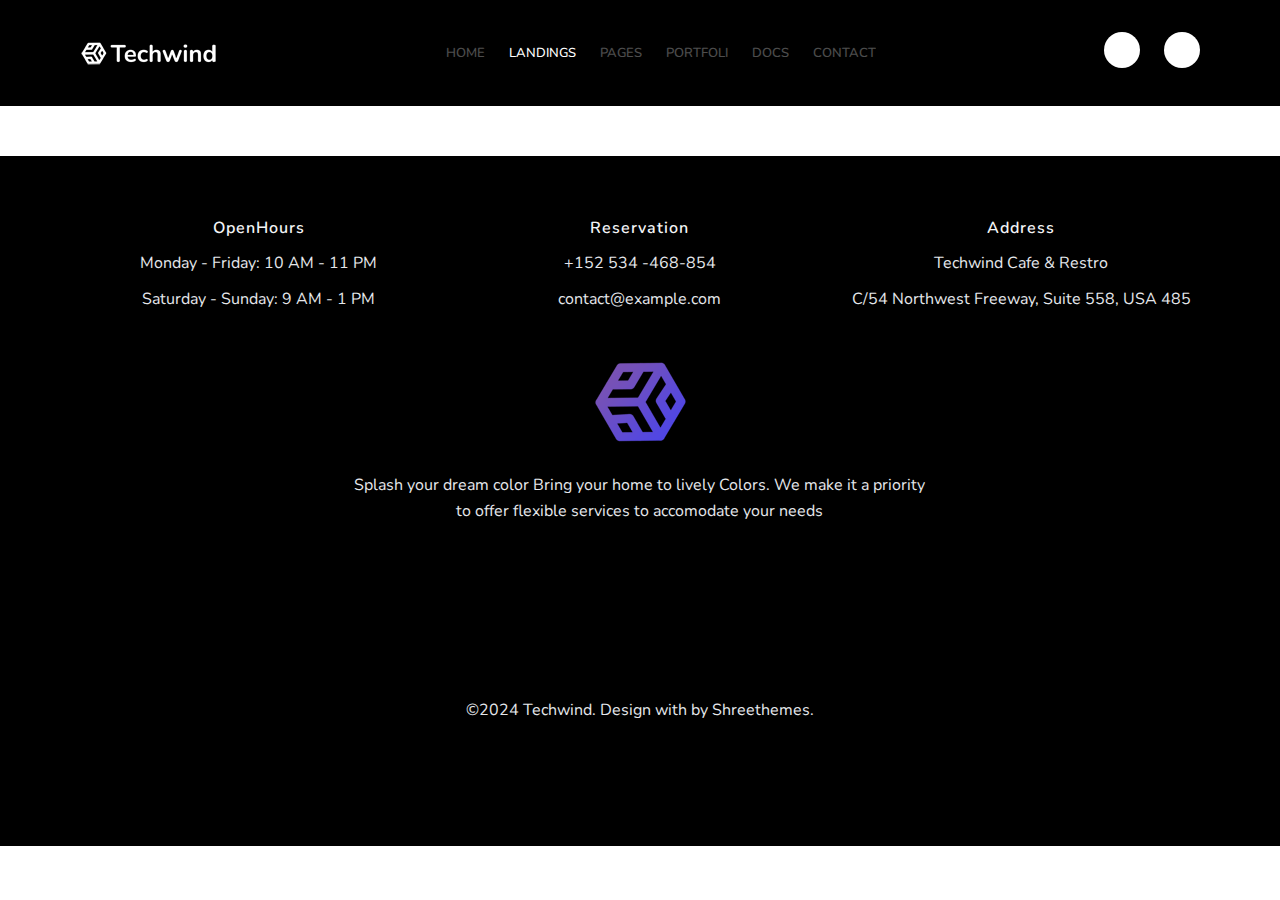
<file: exam-project/index.html>
<!DOCTYPE html>
<html>

<head>
    <title>Techwind</title>
    <link href="img/logo-icon-80.png" rel="icon">
    <link href="fonts/remixicon/remixicon.json" rel="stylesheet" type="text/css" />
    <link href="css/fonts.css" rel="stylesheet" type="text/css" />
    <link href="css/style.css" rel="stylesheet" type="text/css" />
</head>

<body>
    <!-- -===================== HEADER ======================== -->
    <header>
        <div class="container">
            <div class="row">
                <a href="index.html" class="logo"><img src="img/logo-light.png" alt="logo" /></a>
                <nav>
                    <ul class="d-flex ">
                        <li>
							<a href="javascript:void(0)">Home</a>
						</li>
                        <li>
							<a href="javascript:void(0)" class="active">Landings <i class="fa-solid fa-angle-down">
						</i>
                            </a></li>
                        <li>
							<a href="javascript:void(0)">Pages </a>
						</li>
                        <li>
							<a href="javascript:void(0)">Portfoli </a>
						</li>
                        <li>
							<a href="javascript:void(0)">Docs </a>
						</li>
                        <li>
							<a href="javascript:void(0)">Contact </a>
						</li>
                    </ul>
                </nav>
                <div class="header-icon">
                    <ul class="d-flex justify-between">
                        <li>
							<a href="javascript-void(0)"><i class="ri-shopping-cart-2-line"></i></a>
						</li>
                        <li>
							<a href="javascript-void(0)"><i class="ri-settings-2-line"></i></a>
						</li>
                    </ul>
                </div>
            </div>
        </div>
    </header>
    <!-- ----------------------footer-------------------- -->
    <footer>
        <div class="container">
            <div class="foot-info">
                <div class="foot-data">
                    <div class="row">
                        <div class="col-4">
                            <h5>OpenHours</h5>
                            <p>Monday - Friday: 10 AM - 11 PM</p>
                            <p>Saturday - Sunday: 9 AM - 1 PM</p>
                        </div>
                        <div class="col-4">
                            <h5>Reservation</h5>
                            <p>+152 534 -468-854</p>
                            <p>contact@example.com</p>
                        </div>
                        <div class="col-4">
                            <h5>Address</h5>
                            <p>Techwind Cafe & Restro</p>
                            <p>C/54 Northwest Freeway, Suite 558, USA 485</p>
                        </div>
                    </div>
                    <div class="foot-logo">
                        <img src="img/logo-icon-80.png" alt="logo">
                        <p>Splash your dream color Bring your home to lively Colors. We make it a priority to offer
                            flexible services to accomodate your needs</p>
                        <a href="javascript:volid(0)"><i class="ri-arrow-left-up-line"></i></a>
                        <a href="javascript:volid(0)"><i class="ri-dribbble-fill"></i></a>
                        <a href="javascript:volid(0)"><i class="ri-behance-fill"></i></a>
                        <a href="javascript:volid(0)"><i class="ri-linkedin-box-fill"></i></a>
                        <a href="javascript:volid(0)"><i class="ri-facebook-fill"></i></a>
                        <a href="javascript:volid(0)"><i class="ri-instagram-line"></i></a>
                        <a href="javascript:volid(0)"><i class="ri-twitter-fill"></i></a>
                        <a href="javascript:volid(0)"><i class="ri-mail-line"></i></a>
                        <a href="javascript:volid(0)"><i class="ri-file-3-line"></i></a>
						 
                        <div class="copyryt-info"></div>
                        <div class="copyryt">
                            <p> ©2024 Techwind. Design with<i class="ri-heart-fill"></i> by Shreethemes.</p>
                        </div>

                    </div>
                </div>
            </div>
        </div>
    </footer>
</body>

</html>
</file>
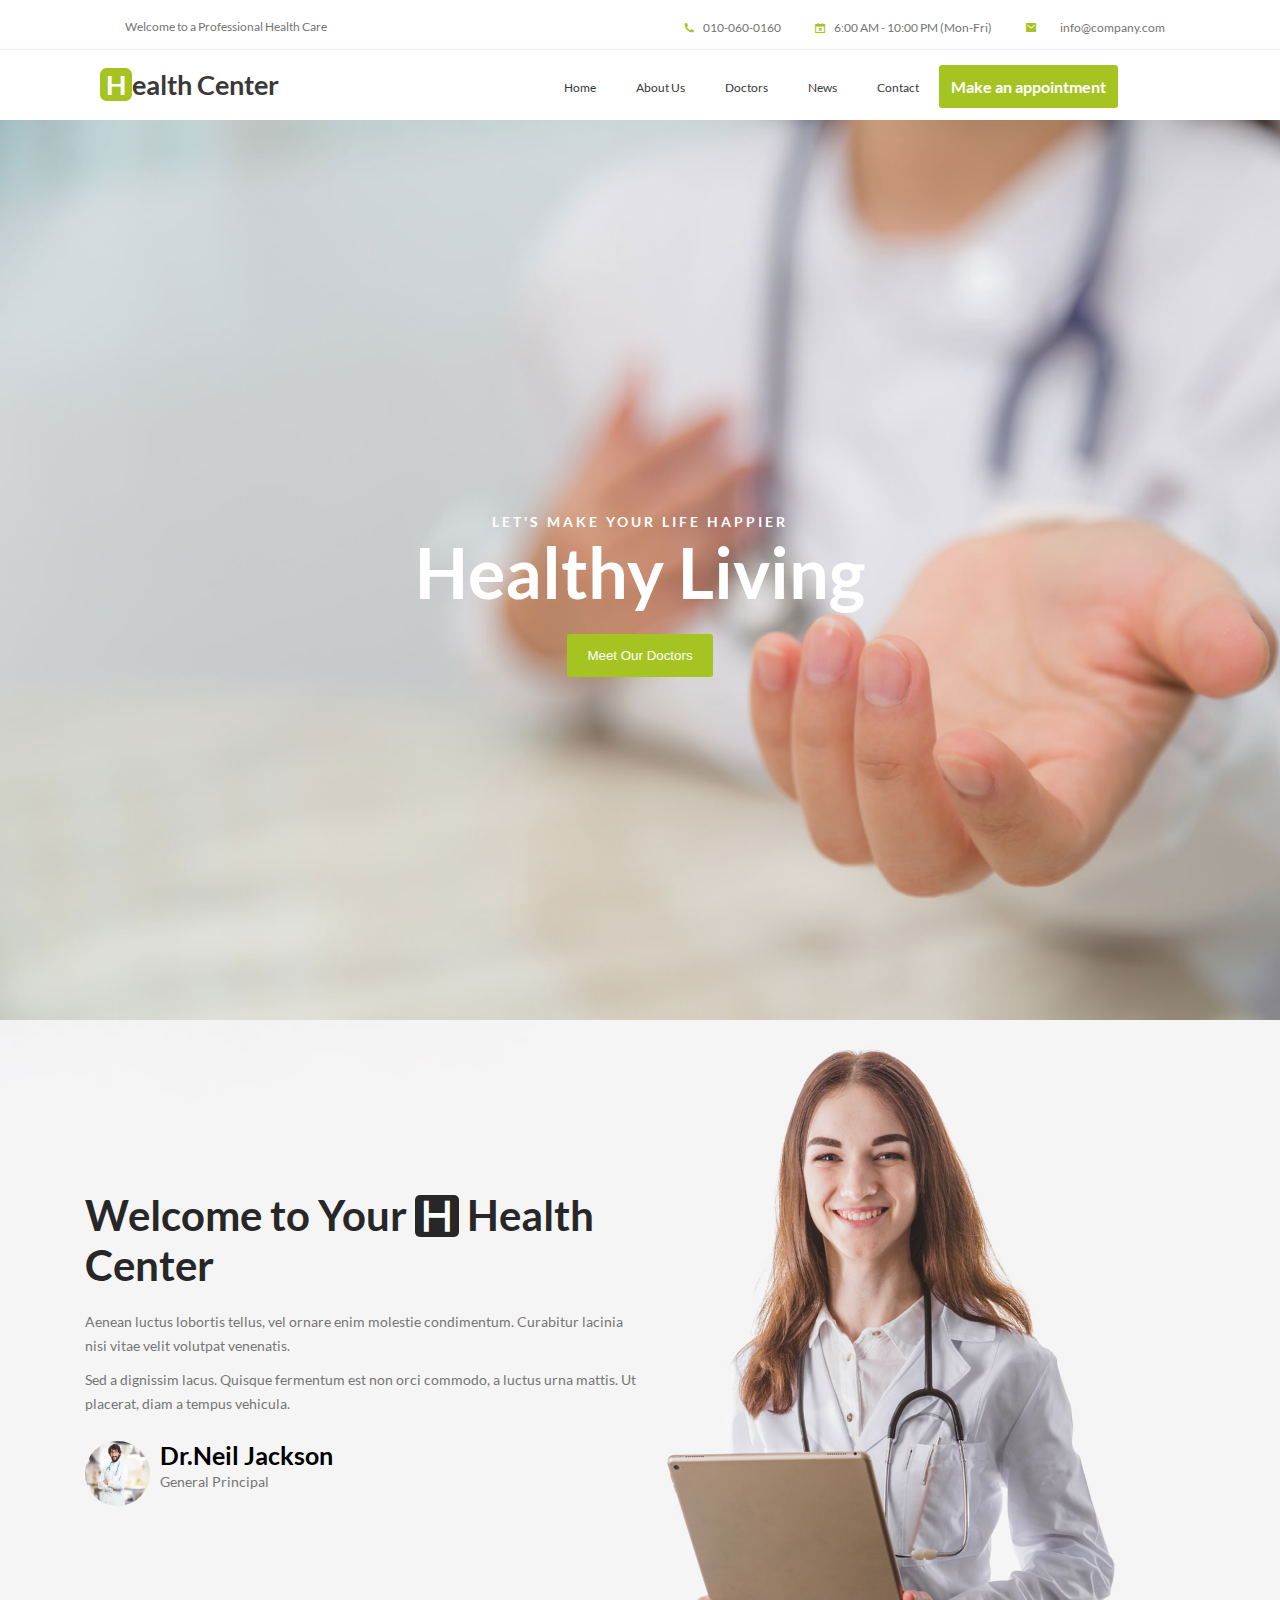
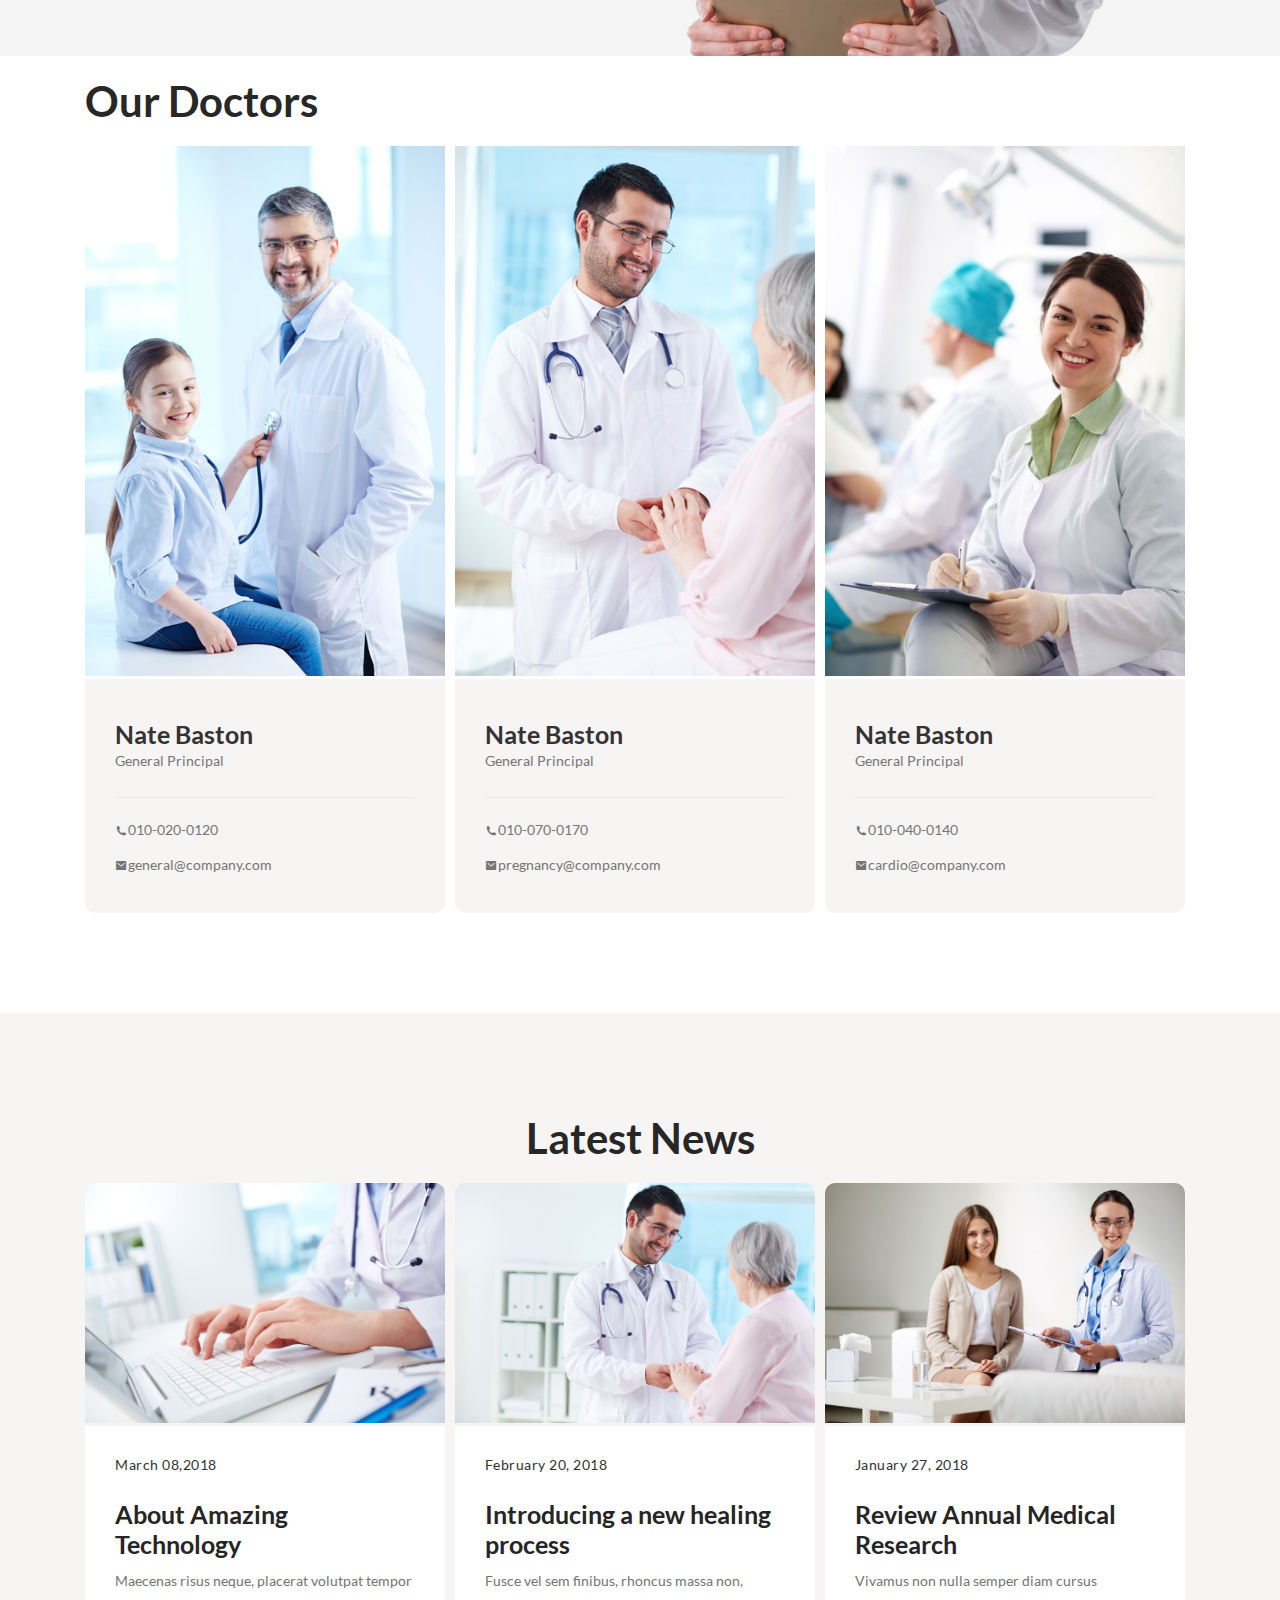
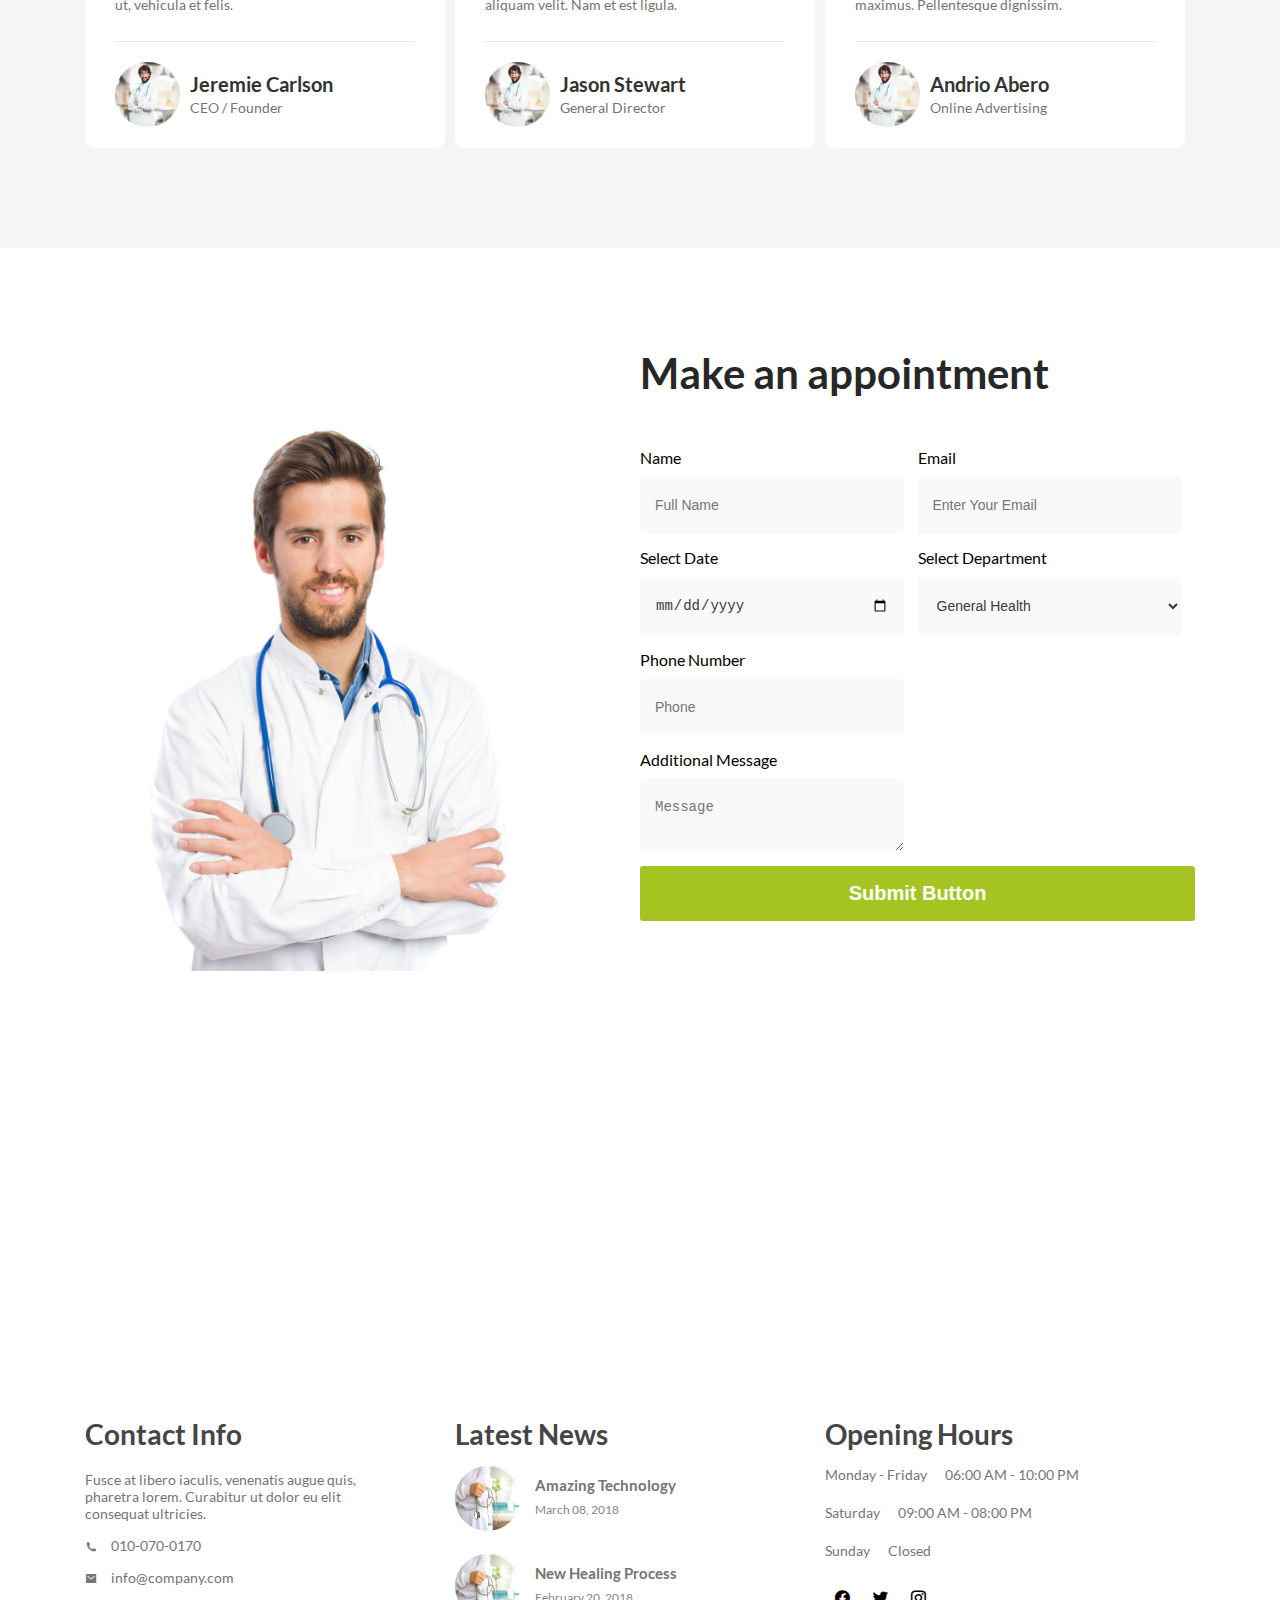
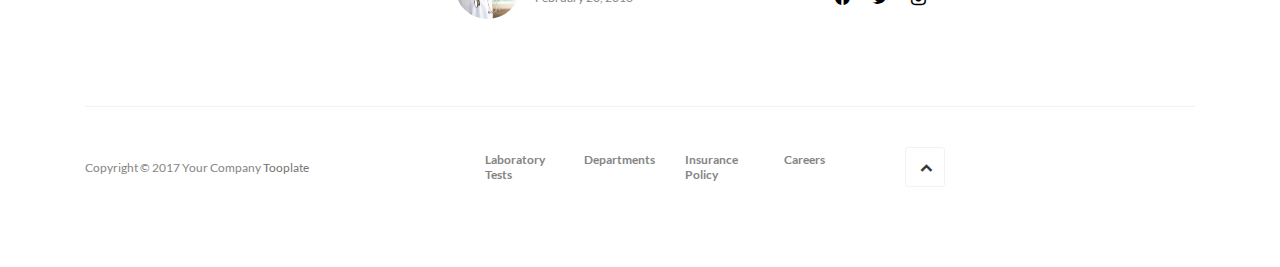
<file: Health-1/index.html>
<!DOCTYPE html>
<html lang="en">

<head>
    <meta charset="UTF-8">
    <meta name="viewport" content="width=device-width, initial-scale=1.0">
    <title>Health Center</title>
    <link href="img/favicon.icon" rel="icon" />
    <link href="font/fonts/remixicon.css" rel="stylesheet" type="text/css" />
    <link href="font/lato/stylesheet.css" rel="stylesheet" type="text/css" />
    <link href="css/style.css" rel="stylesheet" type="text/css" />
    <link href="css/min-width.css" rel="stylesheet" type="text/css" />
</head>

<body>

    <!-- HEADER -->

    <header>
        <div class="container">
            <div class="row">
                <div class="col-4">
                    <p>Welcome to a Professional Health Care</p>
                </div>
                <div class="col-8">
                    <div class="header-info">
                        <span class="phone-icon">
                            <i class="ri-phone-fill"></i>
                            010-060-0160
                        </span>
                        <span class="date-icon">
                            <i class="ri-calendar-close-fill"></i>
                            6:00 AM - 10:00 PM (Mon-Fri)
                        </span>
                        <span class="email-icon">
                            <i class="ri-mail-fill"></i>
                            <a href="javascript:void(0)">info@company.com</a>
                        </span>
                    </div>
                </div>
            </div>
        </div>
    </header>

    <!-- MENU -->

    <section class="menu-info">
        <div class="container">
            <div class="row">
                <div class="menu-header">
                    <a href="javscript:void(0)" class="menu-head">
                        <h2>Health Center</h2>
                    </a>
                </div>
                <nav class="menu">
                    <ul class="d-flex">
                        <li>
                            <a href="javascript:void(0)">Home</a>
                        </li>
                        <li>
                            <a href="javascript:void(0)">About Us</a>
                        </li>
                        <li>
                            <a href="javascript:void(0)">Doctors</a>
                        </li>
                        <li>
                            <a href="javascript:void(0)">News</a>
                        </li>
                        <li>
                            <a href="javascript:void(0)">Contact</a>
                        </li>
                    </ul>
                </nav>
                <div class="appointment-btn">
                    <a href="javascript:void(0)" class="button">Make an appointment</a>
                </div>
                <div>
                    <a href="javascript:void(0)"><i class="ri-menu-line"></i></a>
                </div>
            </div>
        </div>
    </section>

    <!-- BANNER -->

    <section class="banner d-flex align-items-center">
        <div class="container">
            <div class="row">
                <div class="banner-data">
                    <h3>Let's make your life happier</h3>
                    <h1>Healthy Living</h1>
                    <button class="btn"><a href="javascript:void(0)">Meet Our Doctors</a></button>
                </div>
            </div>
        </div>
    </section>

    <!-- ABOUT -->

    <main>
        <section class="about">
            <div class="container">
                <div class="row">
                    <div class="col-6">
                        <div class="about-info">
                            <h2>Welcome to Your <i class="ri-heading"></i> Health Center</h2>
                            <p>Aenean luctus lobortis tellus, vel ornare enim molestie condimentum. Curabitur lacinia
                                nisi vitae velit volutpat venenatis.</p>
                            <p>Sed a dignissim lacus. Quisque fermentum est non orci commodo, a luctus urna mattis. Ut
                                placerat, diam a tempus vehicula.</p>
                        </div>
                        <div class="author-img d-flex">
                            <img src="img/author-image.jpg" alt="author" title="author" />
                            <div>
                                <h4>Dr.Neil Jackson</h4>
                                <p>General Principal</p>
                            </div>
                        </div>
                    </div>
                </div>
            </div>
        </section>

        <!-- TEAM -->

        <section class="team">
            <div class="container">
                <h2>Our Doctors</h2>
                <div class="row">
                    <div class="col-12 col-md-6 col-xl-4">
                        <img src="img/team-image1.jpg" title="image-1" alt="">
                        <div class="team-info">
                            <h3>Nate Baston</h3>
                            <p>General Principal</p>
                            <div class="team-contact">
                                <p><i class="ri-phone-fill"></i><a href="javascript:void(0)">010-020-0120</a></p>
                                <p><i class="ri-mail-fill"></i><a href="javascript:void(0)">general@company.com</a></p>
                            </div>
                        </div>
                    </div>
                    <div class="col-12 col-md-6 col-xl-4">
                        <img src="img/team-image2.jpg" title="image-2" alt="">
                        <div class="team-info">
                            <h3>Nate Baston</h3>
                            <p>General Principal</p>
                            <div class="team-contact">
                                <p><i class="ri-phone-fill"></i><a href="javascript:void(0)">010-070-0170</a></p>
                                <p><i class="ri-mail-fill"></i><a href="javascript:void(0)">pregnancy@company.com</a>
                                </p>
                            </div>
                        </div>
                    </div>
                    <div class="col-12 col-md-6 col-xl-4">
                        <img src="img/team-image3.jpg" title="image-3" alt="">
                        <div class="team-info">
                            <h3>Nate Baston</h3>
                            <p>General Principal</p>
                            <div class="team-contact">
                                <p><i class="ri-phone-fill"></i><a href="javascript:void(0)">010-040-0140</a></p>
                                <p><i class="ri-mail-fill"></i><a href="javascript:void(0)">cardio@company.com</a></p>
                            </div>
                        </div>
                    </div>
                </div>
            </div>
        </section>
        <!-- NEWS -->
        <section class="news-section">
            <div class="container">
                <h2>Latest News</h2>
                <div class="row">
                    <div class="col-12 col-md-6 col-xl-4">
                        <div class="news">
                            <a href="javascript:void(0)">
                                <img src="img/news-image1.jpg" alt="news" title="news" width="360px" height="240px" />
                            </a>
                            <div class="news-info">
                                <span>March 08,2018</span>
                                <h3>
                                    <a href="javascript:void(0)">About Amazing Technology</a>
                                </h3>
                                <p>Maecenas risus neque, placerat volutpat tempor ut, vehicula et felis.</p>
                                <div class="author d-flex">
                                    <img src="img/author-image.jpg" alt="author" title="author" />
                                    <div class="author-info">
                                        <h5>Jeremie Carlson</h5>
                                        <p>CEO / Founder</p>
                                    </div>
                                </div>
                            </div>
                        </div>
                    </div>
                    <div class="col-12 col-md-6 col-xl-4">
                        <div class="news">
                            <a href="javascript:void(0)">
                                <img src="img/news-image2.jpg" alt="news" title="news" width="360px" height="240px" />
                            </a>
                            <div class="news-info">
                                <span>February 20, 2018</span>
                                <h3>
                                    <a href="javascript:void(0)">Introducing a new healing process</a>
                                </h3>
                                <p>Fusce vel sem finibus, rhoncus massa non, aliquam velit. Nam et est ligula.</p>
                                <div class="author d-flex">
                                    <img src="img/author-image.jpg" alt="author" title="author" />
                                    <div class="author-info">
                                        <h5>Jason Stewart</h5>
                                        <p>General Director</p>
                                    </div>
                                </div>
                            </div>
                        </div>
                    </div>
                    <div class="col-12 col-md-6 col-xl-4">
                        <div class="news">
                            <a href="javascript:void(0)">
                                <img src="img/news-image3.jpg" alt="news" title="news" width="360px" height="240px" />
                            </a>
                            <div class="news-info">
                                <span>January 27, 2018</span>
                                <h3>
                                    <a href="javascript:void(0)">Review Annual Medical Research</a>
                                </h3>
                                <p>Vivamus non nulla semper diam cursus maximus. Pellentesque dignissim.</p>
                                <div class="author d-flex">
                                    <img src="img/author-image.jpg" alt="author" title="author" class="img" />
                                    <div class="author-info">
                                        <h5>Andrio Abero</h5>
                                        <p>Online Advertising</p>
                                    </div>
                                </div>
                            </div>
                        </div>
                    </div>
                </div>
            </div>
        </section>

        <!-- MAKE AN APPOINTMENT -->
        <section class="make-appointment">
            <div class="container">
                <div class="row">
                    <div class="col-12 col-xl-6 col-lg-12">
                        <img src="img/appointment-image.jpg" alt="appointment" title="appointment" height="723px" />
                    </div>
                    <div class="col-12 col-xl-6 col-lg-12">
                        <form>
                            <div class="appointement-title">
                                <h2>Make an appointment</h2>
                            </div>
                            <div class="appointement-info">
                                <div class="row">
                                    <div class="col-6">
                                        <label>Name</label>
                                        <input type="text" class="form-control" placeholder="Full Name" />
                                    </div>
                                    <div class="col-6">
                                        <label>Email</label>
                                        <input type="email" class="form-control" placeholder="Enter Your Email" />
                                    </div>
                                </div>
                                <div class="row">
                                    <div class="col-6">
                                        <label>Select Date</label>
                                        <input type="date" class="form-control" />
                                    </div>
                                    <div class="col-6">
                                        <label>Select Department</label>
                                        <select class="form-control">
                                            <option>General Health</option>
                                            <option>Cardiology</option>
                                            <option>Dental</option>
                                            <option>Medical Research</option>
                                        </select>
                                    </div>
                                </div>
                                <div class="col-6">
                                    <label>Phone Number</label>
                                    <input type="tel" placeholder="Phone" class="form-control" />
                                </div>
                                <div class="col-6">
                                    <label>Additional Message</label>
                                    <textarea class="form-control" placeholder="Message"></textarea>
                                </div>
                                <button type="submit">Submit Button</button>
                            </div>
                        </form>
                    </div>
                </div>
            </div>
        </section>
        <!-- GOOGLE MAP -->

        <section id="google-map">
            <div class="col-12">
                <iframe
                    src="https://www.google.com/maps/embed?pb=!1m18!1m12!1m3!1d3647.3030413476204!2d100.5641230193719!3d13.757206847615207!2m3!1f0!2f0!3f0!3m2!1i1024!2i768!4f13.1!3m3!1m2!1s0x0%3A0xf51ce6427b7918fc!2sG+Tower!5e0!3m2!1sen!2sth!4v1510722015945"
                    width="100%" height="350" frameborder="0" style="border:0" allowfullscreen=""></iframe>
            </div>
        </section>

        <main>

            <!-- FOOTER -->

            <footer>
                <div class="container">
                    <div class="row">
                        <div class="col-12 col-xl-4 col-md-6">
                            <div class="footer-thumb">
                                <h4>Contact Info</h4>
                                <p>Fusce at libero iaculis, venenatis augue quis, pharetra lorem. Curabitur ut dolor eu
                                    elit
                                    consequat ultricies.</p>
                                <div class="contact-information">
                                    <p>
                                        <i class="ri-phone-fill"></i>
                                        010-070-0170
                                    </p>
                                    <p>
                                        <i class="ri-mail-fill"></i>
                                        <a href="javascript:viod(0)">info@company.com</a>
                                    </p>
                                </div>
                            </div>
                        </div>
                        <div class="col-12 col-xl-4 col-md-6">
                            <div class="footer-thumb">
                                <h4>Latest News</h4>
                                <div class="latest-stories d-flex">
                                    <div class="stories-image">
                                        <a href="javascript:void(0)">
                                            <img src="img/news-image.jpg" class="img-responsive" alt=""></a>
                                    </div>
                                    <div class="stories-info">
                                        <a href="javascript:void(0)">
                                            <h5>Amazing Technology</h5>
                                        </a>
                                        <span>March 08, 2018</span>
                                    </div>
                                </div>
                                <div class="latest-stories d-flex">
                                    <div class="stories-image">
                                        <a href="javascript:void(0)"><img src="img/news-image.jpg"
                                                class="img-responsive" alt=""></a>
                                    </div>
                                    <div class="stories-info">
                                        <a href="javascript:void(0)">
                                            <h5>New Healing Process</h5>
                                        </a>
                                        <span>February 20, 2018</span>
                                    </div>
                                </div>
                            </div>
                        </div>
                        <div class="col-12 col-xl-4 col-md-6">
                            <div class="Opening-section">
                                <div>
                                    <h4>Opening Hours</h4>
                                    <p>Monday - Friday <span>06:00 AM - 10:00 PM</span></p>
                                    <p>Saturday <span>09:00 AM - 08:00 PM</span></p>
                                    <p>Sunday <span>Closed</span></p>
                                </div>
                                <ul class="social-icon">
                                    <i class="ri-facebook-circle-fill"></i>
                                    <i class="ri-twitter-fill"></i>
                                    <i class="ri-instagram-line"></i>
                                </ul>
                            </div>
                        </div>
                        <div class="d-flex justify-between align-items-center border-top">
                            <div class="col-12 col-xl-4">
                                <div class="copyright-text">
                                    <p>Copyright © 2017 Your Company
                                        <a href="javascript:void(0)">Tooplate</a>
                                    </p>
                                </div>
                            </div>
                            <div class="col-12 col-xl-4 col-md-6">
                                <div class="footer-link d-flex">
                                    <a href="javascript:void(0)">Laboratory Tests</a>
                                    <a href="javascript:void(0)">Departments</a>
                                    <a href="javascript:void(0)">Insurance Policy</a>
                                    <a href="javascript:void(0)">Careers</a>
                                </div>
                            </div>
                            <div class="col-12 col-xl-4 col-md-6">
                                <div class="up-btn">
                                    <a href="javascript:void(0)"><i class="ri-arrow-up-s-line"></i></a>
                                </div>
                            </div>
                        </div>
                    </div>
                </div>
            </footer>
</body>

</html>
</file>
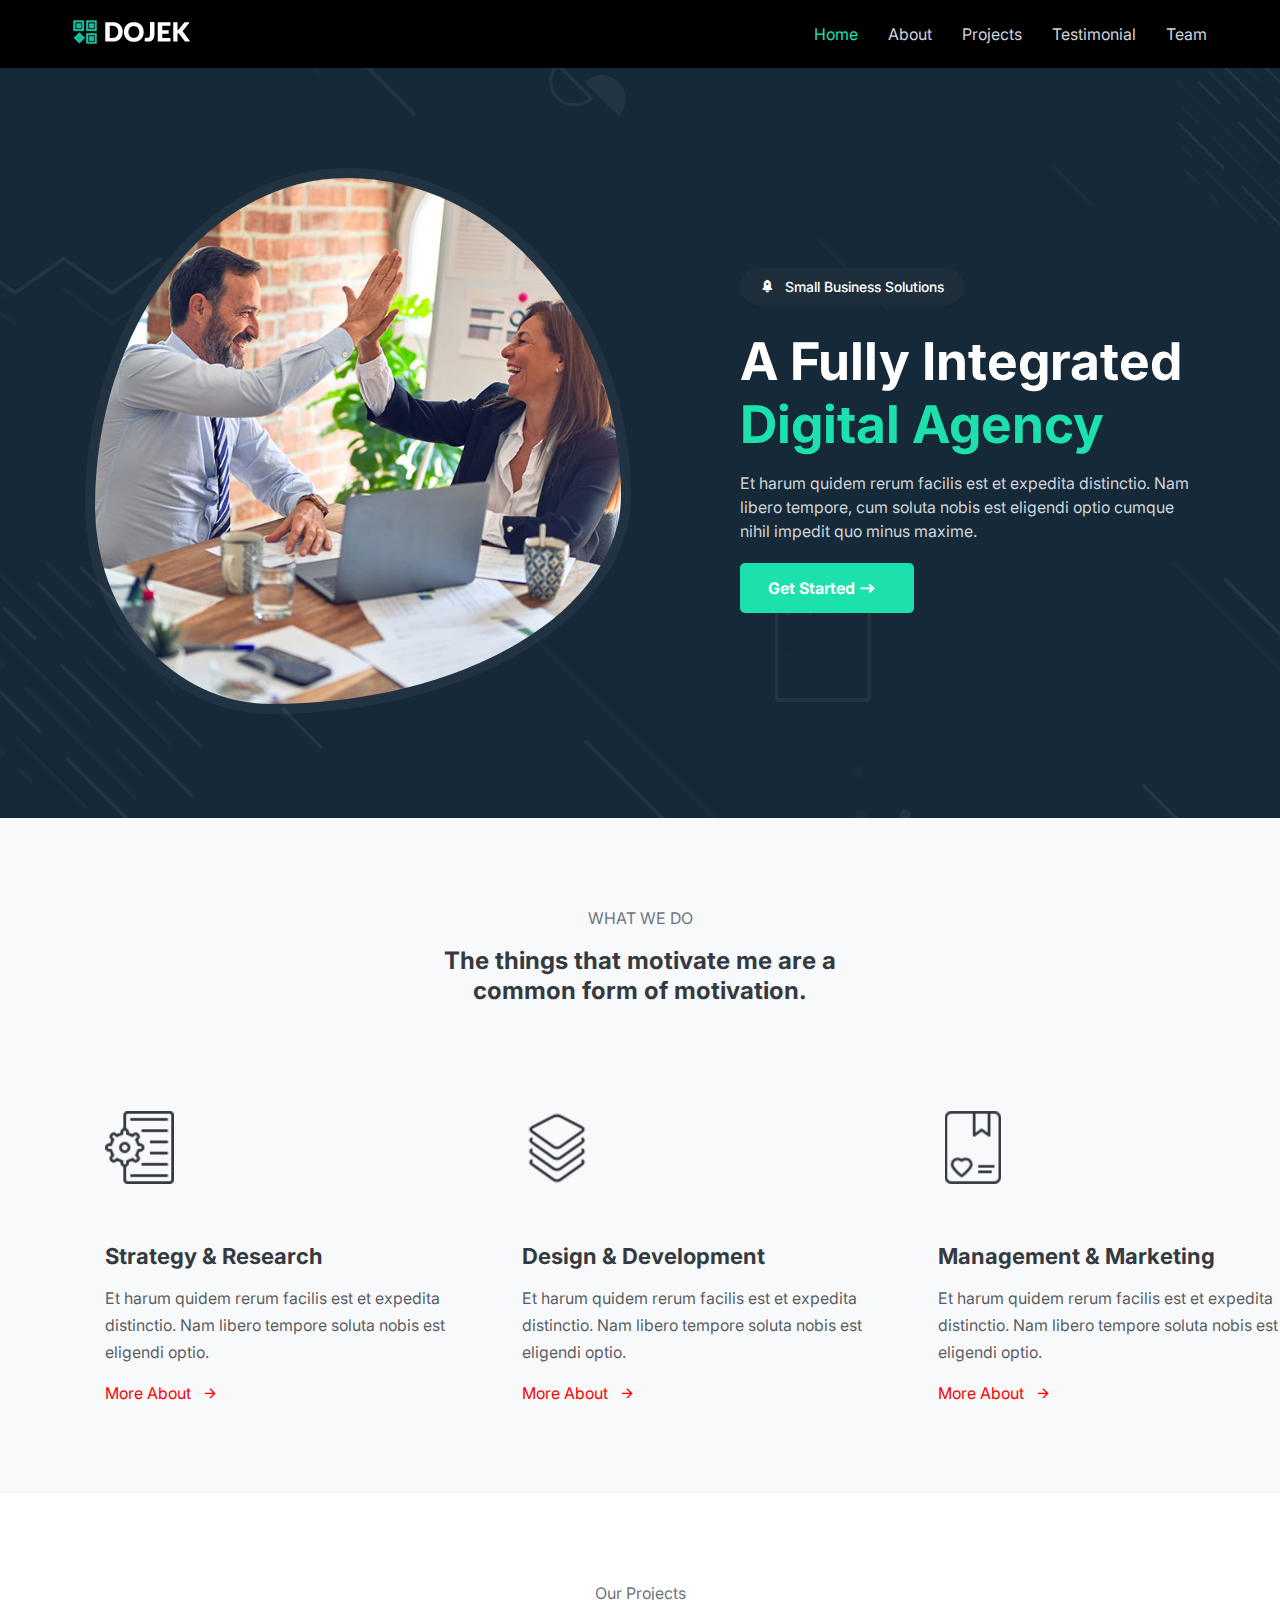
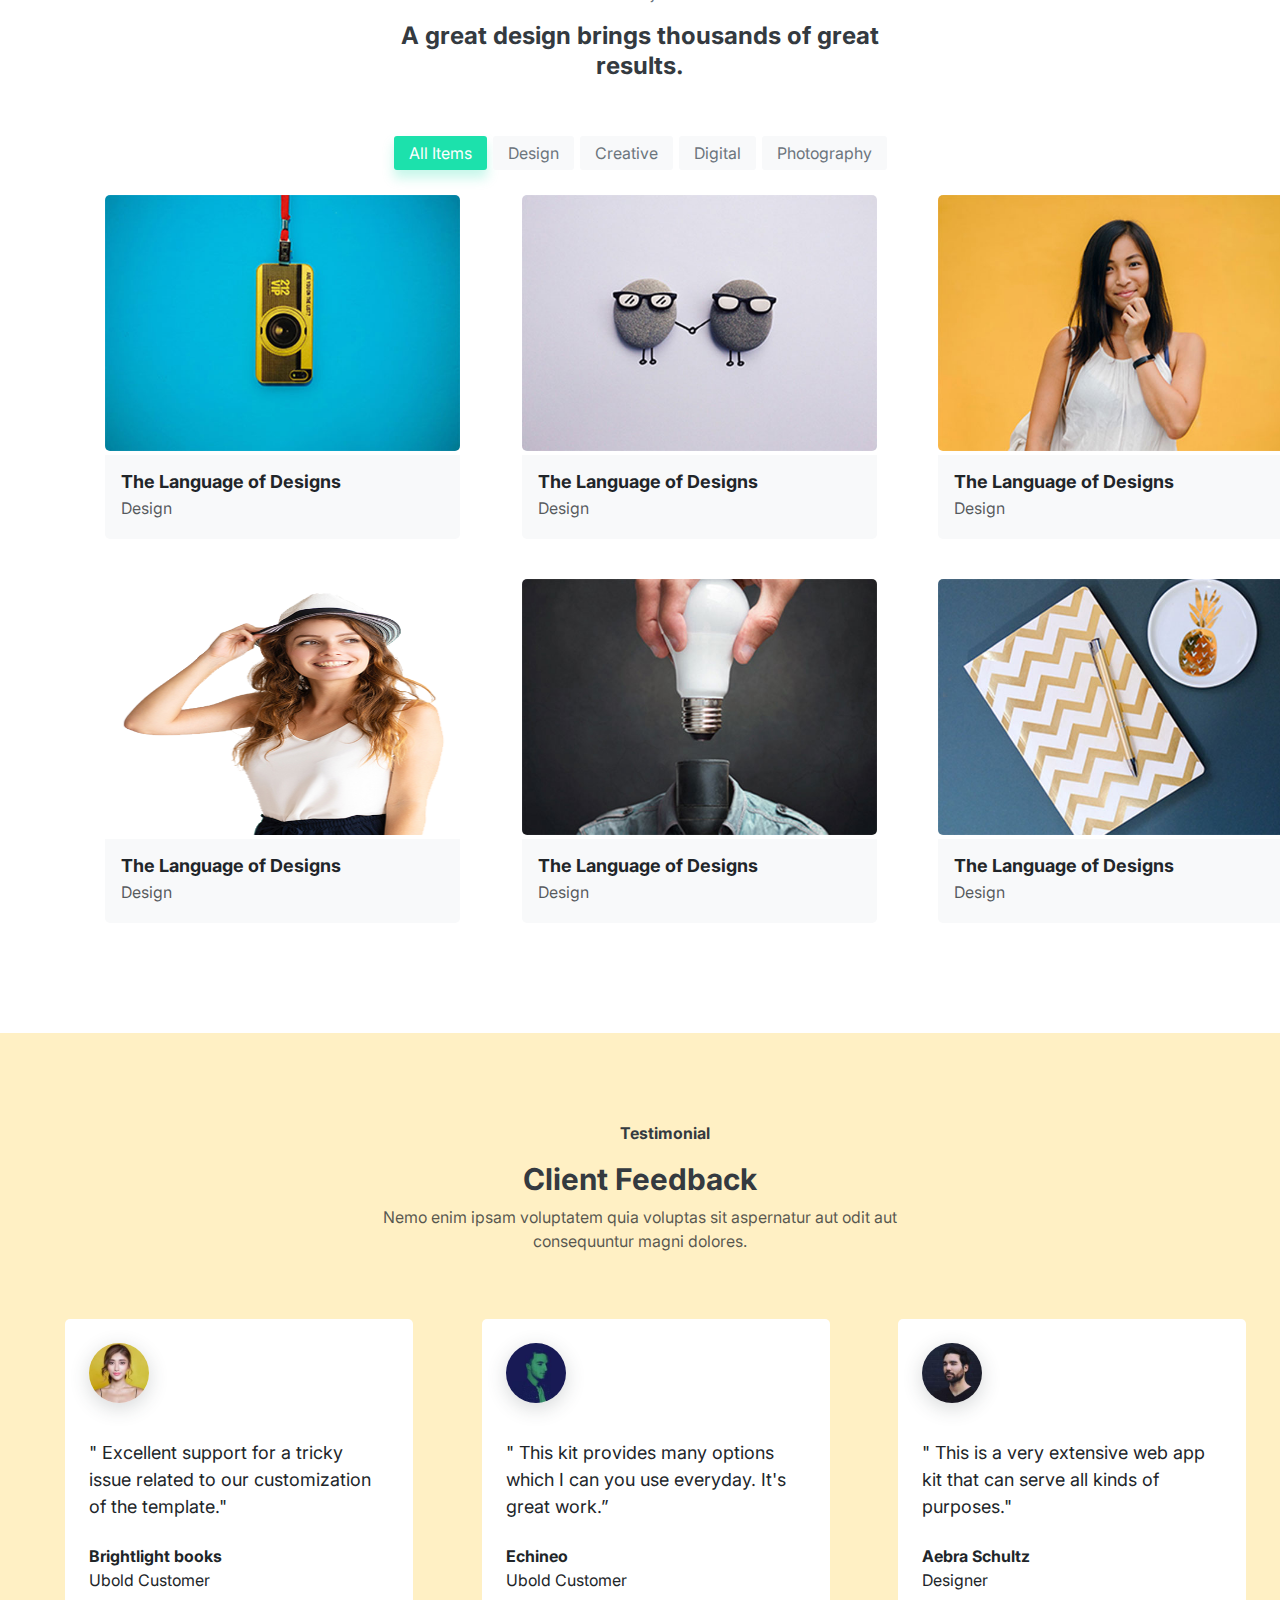
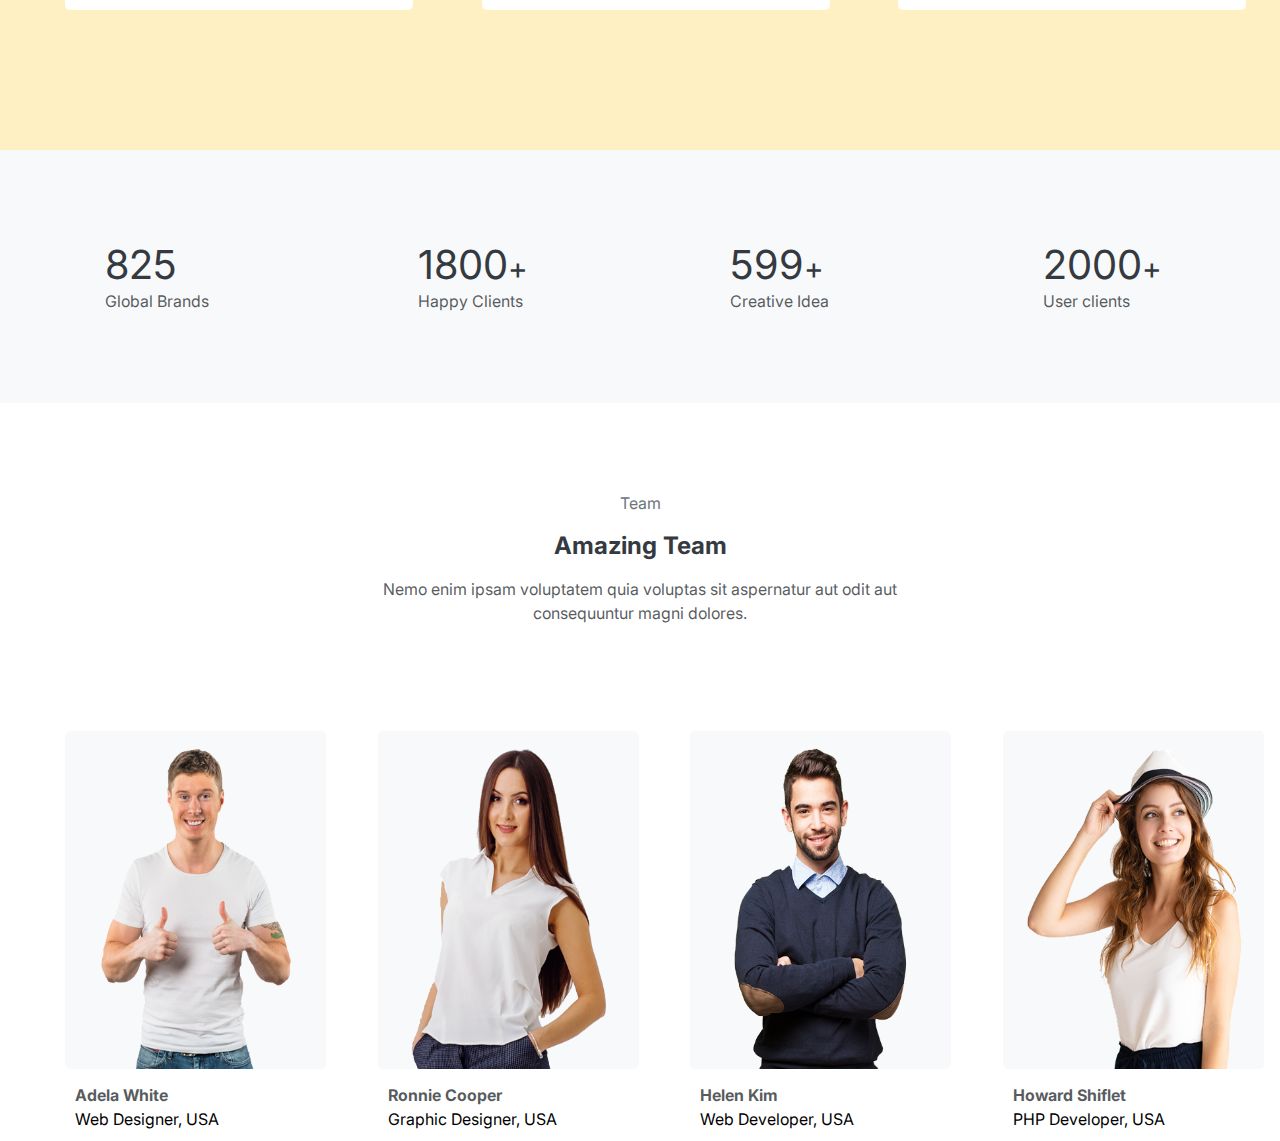
<file: dojek-1/dojek-1/dojek/index.html>
<!DOCTYPE html>
<html lang="en">

<head>
    <meta charset="UTF-8">
    <meta name="viewport" content="width=device-width, initial-scale=1.0">
    <title>Dojek</title>
    <link rel="icon" href="img/favicon.ico" type="image/x-icon">
    <link rel="stylesheet" href="font/inter/stylesheet.css" type="text/css">
    <link rel="stylesheet" href="font/fonts/remixicon.css" type="text/css">
    <link rel="stylesheet" href="css/style.css" type="text/css">
</head>

<body>

    <!-- HEADER -->
    <header>
        <div class="container">
            <div class="d-flex justify-content-between align-items-center">
                <div class="header-logo">
                    <a href="javascript:void(0)"><img src="img/logo-light.png" alt="Dojek Logo" title="Dojek"></a>
                </div>
                <nav>
                    <ul class="d-flex">
                        <li><a href="javascript:void(0)">Home</a></li>
                        <li><a href="javascript:void(0)">About</a></li>
                        <li><a href="javascript:void(0)">Projects</a></li>
                        <li><a href="javascript:void(0)">Testimonial</a></li>
                        <li><a href="javascript:void(0)">Team</a></li>
                    </ul>
                </nav>
            </div>
        </div>
    </header>

    <!-- HERO -->
    <main>
        <section class="hero">
            <div class="container">
                <div class="row">
                    <div class="col-6">
                        <div class="hero-img">
                            <img src="img/hero-2.jpg" alt="Hero Image" title="Hero">
                        </div>
                    </div>
                    <div class="col-6">
                        <div class="hero-content">
                            <span class="hero-rocket"><i class="ri-rocket-2-fill"></i> Small Business Solutions</span>
                            <h1>A Fully Integrated <span>Digital Agency</span></h1>
                            <p>Et harum quidem rerum facilis est et expedita distinctio. Nam libero tempore, cum soluta
                                nobis est eligendi optio cumque nihil impedit quo minus maxime.</p>
                            <a href="javascript:void(0)" class="btn">Get Started <i
                                    class="ri-arrow-right-long-line"></i></a>
                        </div>
                    </div>
                </div>
            </div>
        </section>

        <!-- SERVICES -->
        <section class="service">
            <div class="container">
                <div class="service-item text-center">
                    <span>WHAT WE DO</span>
                    <h2>The things that motivate me are a common form of motivation.</h2>
                </div>
                <div class="row">
                    <div class="col-4">
                        <div class="service-inner">
                            <img src="img/s1.png" alt="Service 1" title="Service 1">
                            <h3>Strategy & Research</h3>
                            <p>Et harum quidem rerum facilis est et expedita distinctio. Nam libero tempore soluta nobis
                                est eligendi optio.</p>
                            <a href="javascript:void(0)">More About <i class="ri-arrow-right-line"></i></a>
                        </div>
                    </div>
                    <div class="col-4">
                        <div class="service-inner">
                            <img src="img/s2.png" alt="Service 1" title="Service 1">
                            <h3>Design & Development</h3>
                            <p>Et harum quidem rerum facilis est et expedita distinctio. Nam libero tempore soluta nobis
                                est eligendi optio.</p>
                            <a href="javascript:void(0)">More About <i class="ri-arrow-right-line"></i></a>
                        </div>
                    </div>
                    <div class="col-4">
                        <div class="service-inner">
                            <img src="img/s3.png" alt="Service 1" title="Service 1">
                            <h3>Management & Marketing</h3>
                            <p>Et harum quidem rerum facilis est et expedita distinctio. Nam libero tempore soluta nobis
                                est eligendi optio.</p>
                            <a href="javascript:void(0)">More About <i class="ri-arrow-right-line"></i></a>
                        </div>
                    </div>
                </div>
            </div>
        </section>
        <!-- Project -->
        <section class="project">
            <div class="container">
                <div class="project-item text-center">
                    <span>Our Projects</span>
                    <h2>A great design brings thousands of great results.</h2>
                </div>
                <nav class="project-listing">
                    <ul class="d-flex">
                        <li><a href="javascript:void(0)" class="active">All Items</a></li>
                        <li><a href="javascript:void(0)">Design</a></li>
                        <li><a href="javascript:void(0)">Creative</a></li>
                        <li><a href="javascript:void(0)">Digital</a></li>
                        <li><a href="javascript:void(0)">Photography</a></li>
                    </ul>
                </nav>
                <div class="row">
                    <div class="col-4">
                        <div class="project-inner">
                            <img src="img/1.jpg" alt="project 1" title="project 1">
                            <div class="project-content">
                                <h5>The Language of Designs</h5>
                                <p>Design</p>
                            </div>
                        </div>
                    </div>
                    <div class="col-4">
                        <div class="project-inner">
                            <img src="img/2.jpg" alt="project 2" title="project 2">
                            <div class="project-content">
                                <h5>The Language of Designs</h5>
                                <p>Design</p>
                            </div>
                        </div>
                    </div>
                    <div class="col-4">
                        <div class="project-inner">
                            <img src="img/3.jpg" alt="project 3" title="project 3">
                            <div class="project-content">
                                <h5>The Language of Designs</h5>
                                <p>Design</p>
                            </div>
                        </div>
                    </div>
                </div>
                <div class="row">
                    <div class="col-4">
                        <div class="project-inner">
                            <img src="img/4.png" alt="project 1" title="project 1">
                            <div class="project-content">
                                <h5>The Language of Designs</h5>
                                <p>Design</p>
                            </div>
                        </div>
                    </div>
                    <div class="col-4">
                        <div class="project-inner">
                            <img src="img/5.jpg" alt="project 2" title="project 2">
                            <div class="project-content">
                                <h5>The Language of Designs</h5>
                                <p>Design</p>
                            </div>
                        </div>
                    </div>
                    <div class="col-4">
                        <div class="project-inner">
                            <img src="img/6.jpg" alt="project 3" title="project 3">
                            <div class="project-content">
                                <h5>The Language of Designs</h5>
                                <p>Design</p>
                            </div>
                        </div>
                    </div>
                </div>
            </div>
        </section>
        <!-- Reviews -->
        <section class="reviews">
            <div class="container">
                <div class="row">
                    <div class="reviews-head text-center">
                        <h6 class="subtitle">Testimonial</h6>
                        <h2 class="title">Client Feedback</h2>
                        <p>Nemo enim ipsam voluptatem quia voluptas sit aspernatur aut odit aut consequuntur magni
                            dolores.</p>
                    </div>
                </div>
                <div class="row">
                    <div class="col-4">
                        <div class="reviews-content">
                            <img src="img/user-1.jpg" alt="user" title="user" />
                            <h5>" Excellent support for a tricky issue related to our customization of the template."
                            </h5>
                            <h6>Brightlight books</h6>
                            <p>Ubold Customer</p>
                            <!-- <div class="quote">
                            <img src="img/quote.png" alt="">
                        </div> -->
                        </div>
                    </div>
                    <div class="col-4">
                        <div class="reviews-content">
                            <img src="img/user-2.jpg" alt="user" title="user" />
                            <h5>" This kit provides many options which I can you use everyday. It's great work.”</h5>
                            <h6>Echineo</h6>
                            <p>Ubold Customer</p>
                            <!-- <div class="quote">
                            <img src="img/quote.png" alt="">
                        </div> -->
                        </div>
                    </div>
                    <div class="col-4">
                        <div class="reviews-content">
                            <img src="img/user-3.jpg" alt="user" title="user" />
                            <h5>" This is a very extensive web app kit that can serve all kinds of purposes."</h5>
                            <h6>Aebra Schultz</h6>
                            <p>Designer</p>
                            <!-- <div class="quote">
                            <img src="img/quote.png" alt="">
                        </div> -->
                        </div>
                    </div>
                </div>
            </div>
        </section>
        <!-- Counter -->
        <section class="counter">
            <div class="container">
                <div class="row">
                    <div class="col-3">
                        <div class="counter-content">
                            <h2><span>825</span></h2>
                            <p>Global Brands</p>
                        </div>
                    </div>
                    <div class="col-3">
                        <div class="counter-content">
                            <h2><span>1800</span>+</h2>
                            <p>Happy Clients</p>
                        </div>
                    </div>
                    <div class="col-3">
                        <div class="counter-content">
                            <h2><span>599</span>+</h2>
                            <p>Creative Idea</p>
                        </div>
                    </div>
                    <div class="col-3">
                        <div class="counter-content">
                            <h2><span>2000</span>+</h2>
                            <p>User clients</p>
                        </div>
                    </div>
                </div>
            </div>
        </section>
        <!-- Team -->
        <section class="team">
            <div class="container">
                <div class="team-item text-center">
                    <span>Team</span>
                    <h2>Amazing Team</h2>
                    <p>Nemo enim ipsam voluptatem quia voluptas sit aspernatur aut odit aut consequuntur magni dolores.
                    </p>
                </div>
                <div class="conatiner">
                    <div class="row">
                        <div class="col-3">
                            <div class="team-bg">
                                <img src="img/1 (1).png" alt="team" title="team" />
                            </div>
                            <div class="team-content">
                                <h5>Adela White</h5>
                                <p>Web Designer, USA</p>
                            </div>
                        </div>
                        <div class="col-3">
                            <div class="team-bg">
                                <img src="img/2 (1).png" alt="team" title="team" />
                            </div>
                            <div class="team-content">
                                <h5>Ronnie Cooper</h5>
                                <p>Graphic Designer, USA</p>

                            </div>
                        </div>
                        <div class="col-3">
                            <div class="team-bg">
                                <img src="img/3 (1).png" alt="team" title="team" />
                            </div>
                            <div class="team-content">
                                <h5>Helen Kim</h5>
                                <p>Web Developer, USA</p>

                            </div>
                        </div>
                        <div class="col-3">
                            <div class="team-bg">
                                <img src="img/4.png" alt="team" title="team" />
                            </div>
                            <div class="team-content">
                                <h5>Howard Shiflet</h5>
                                <p>PHP Developer, USA</p>

                            </div>
                        </div>
                    </div>
                </div>
            </div>
        </section>
    </main>

</body>

</html>
</file>
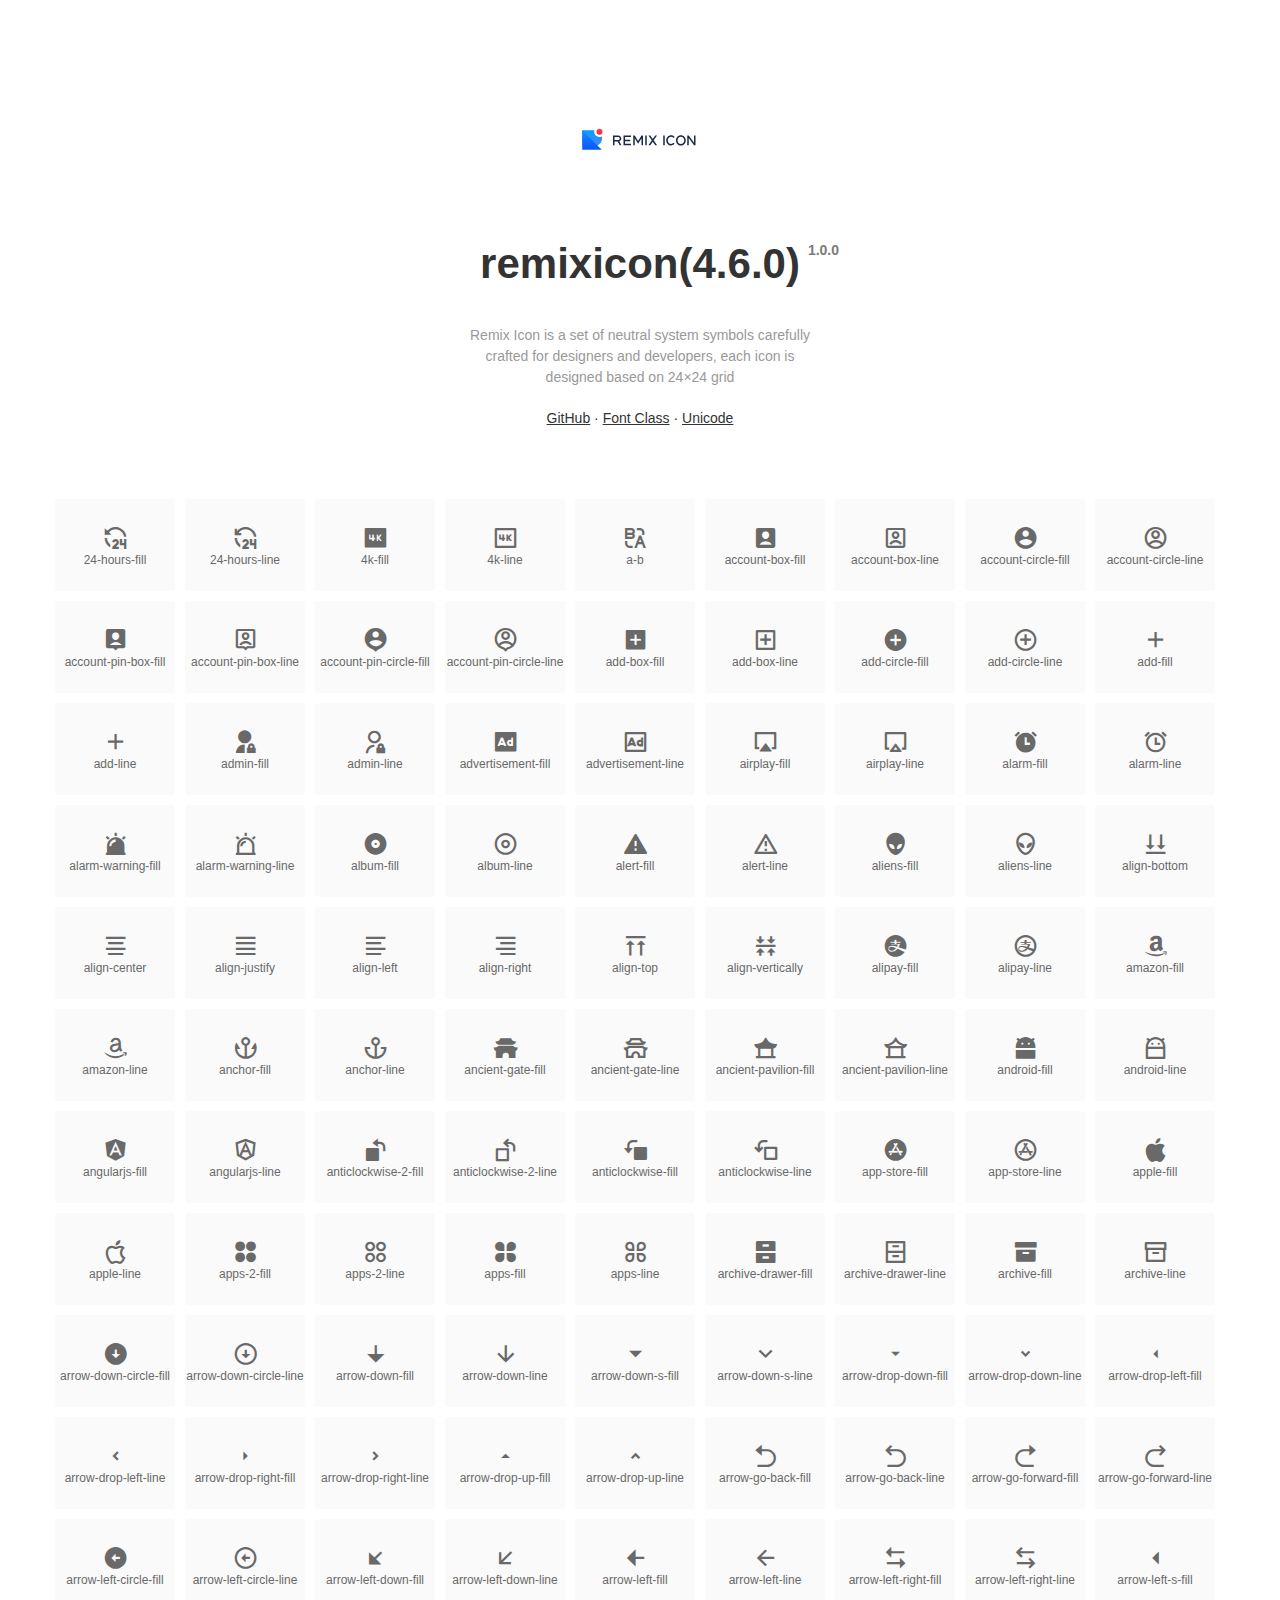
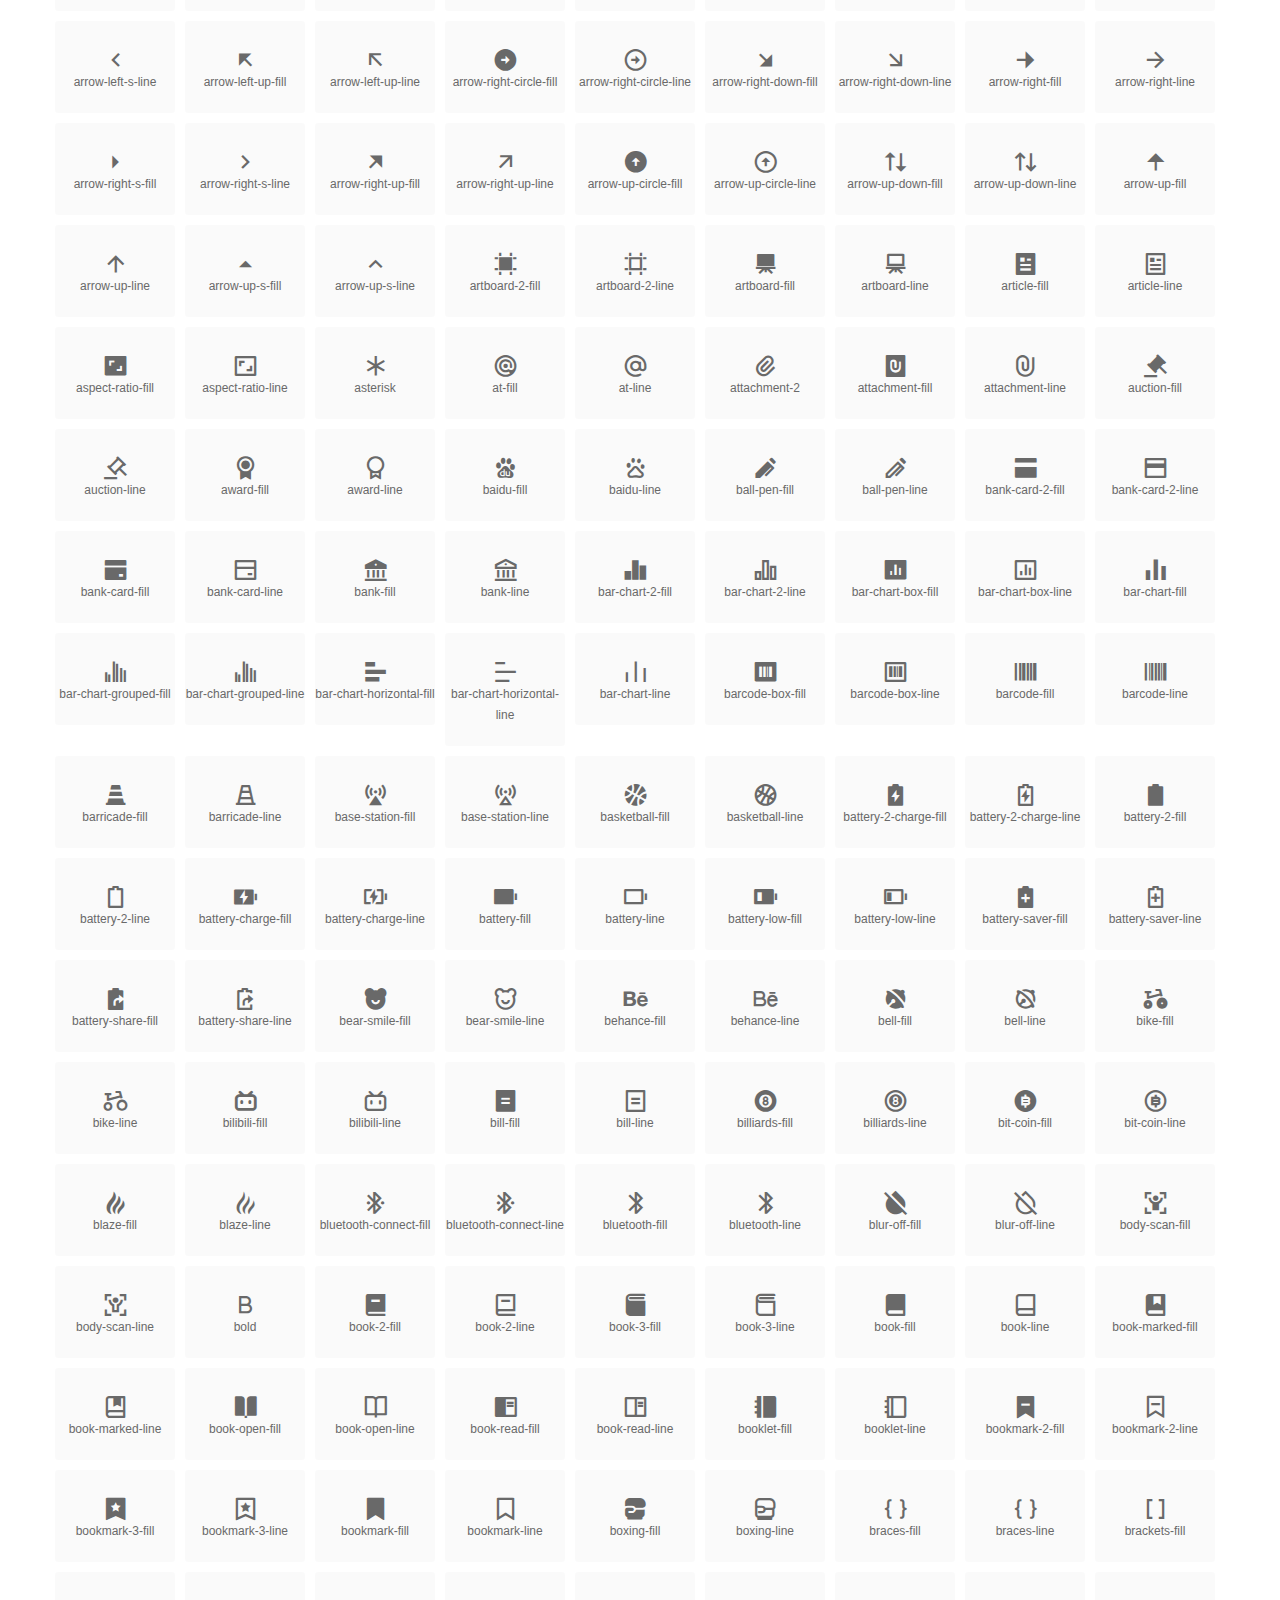
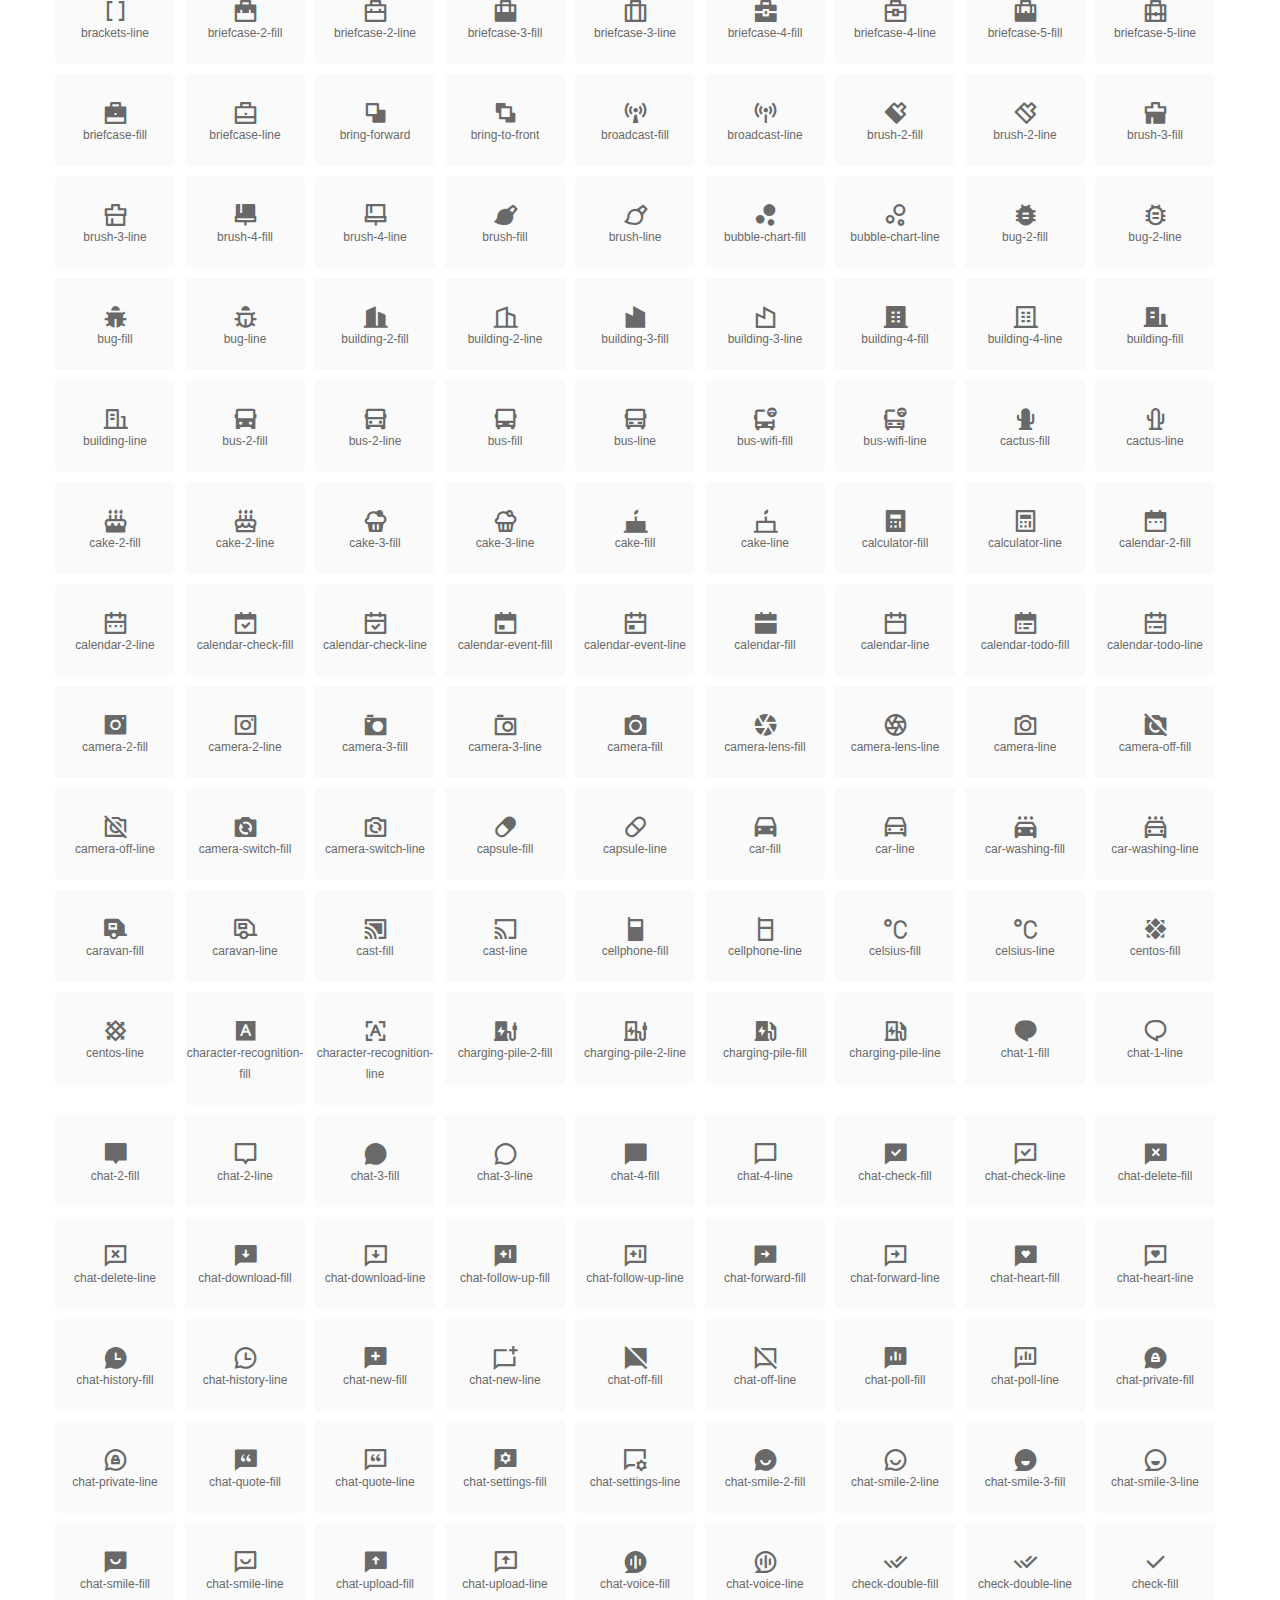
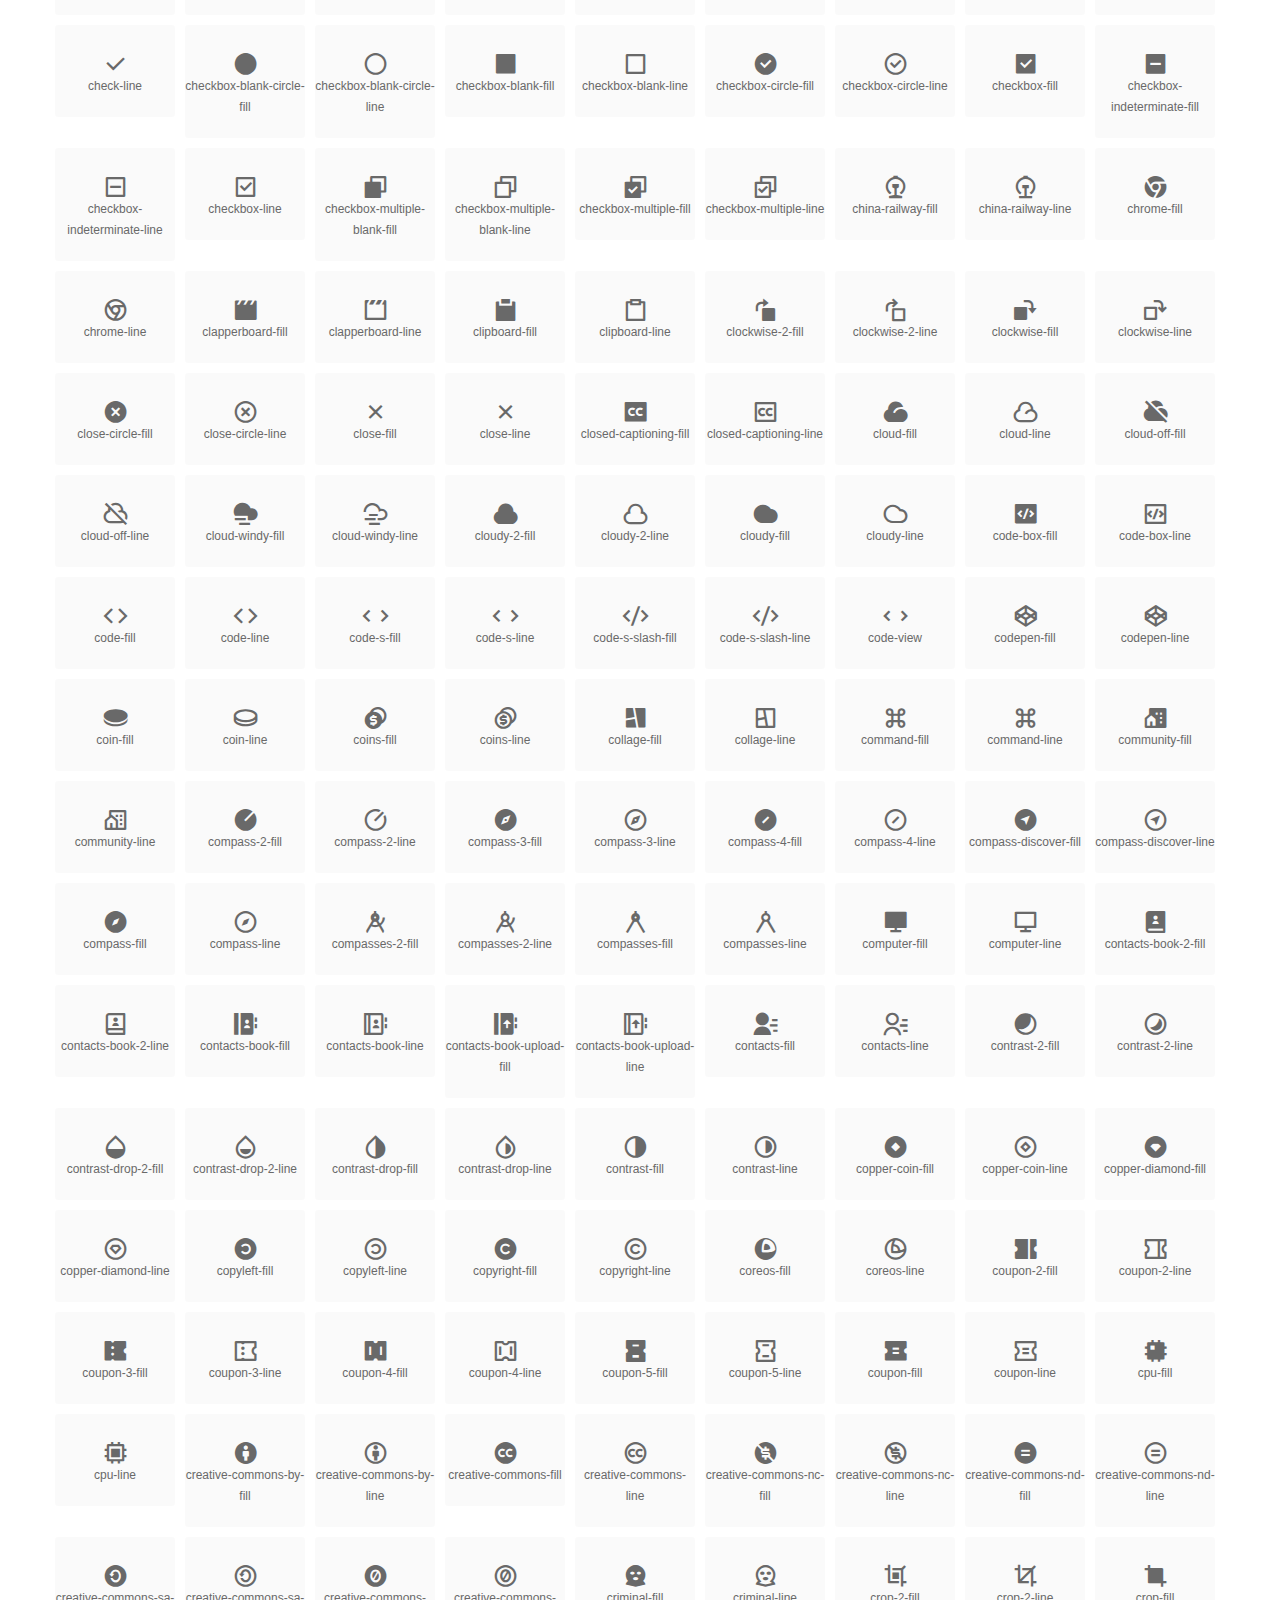
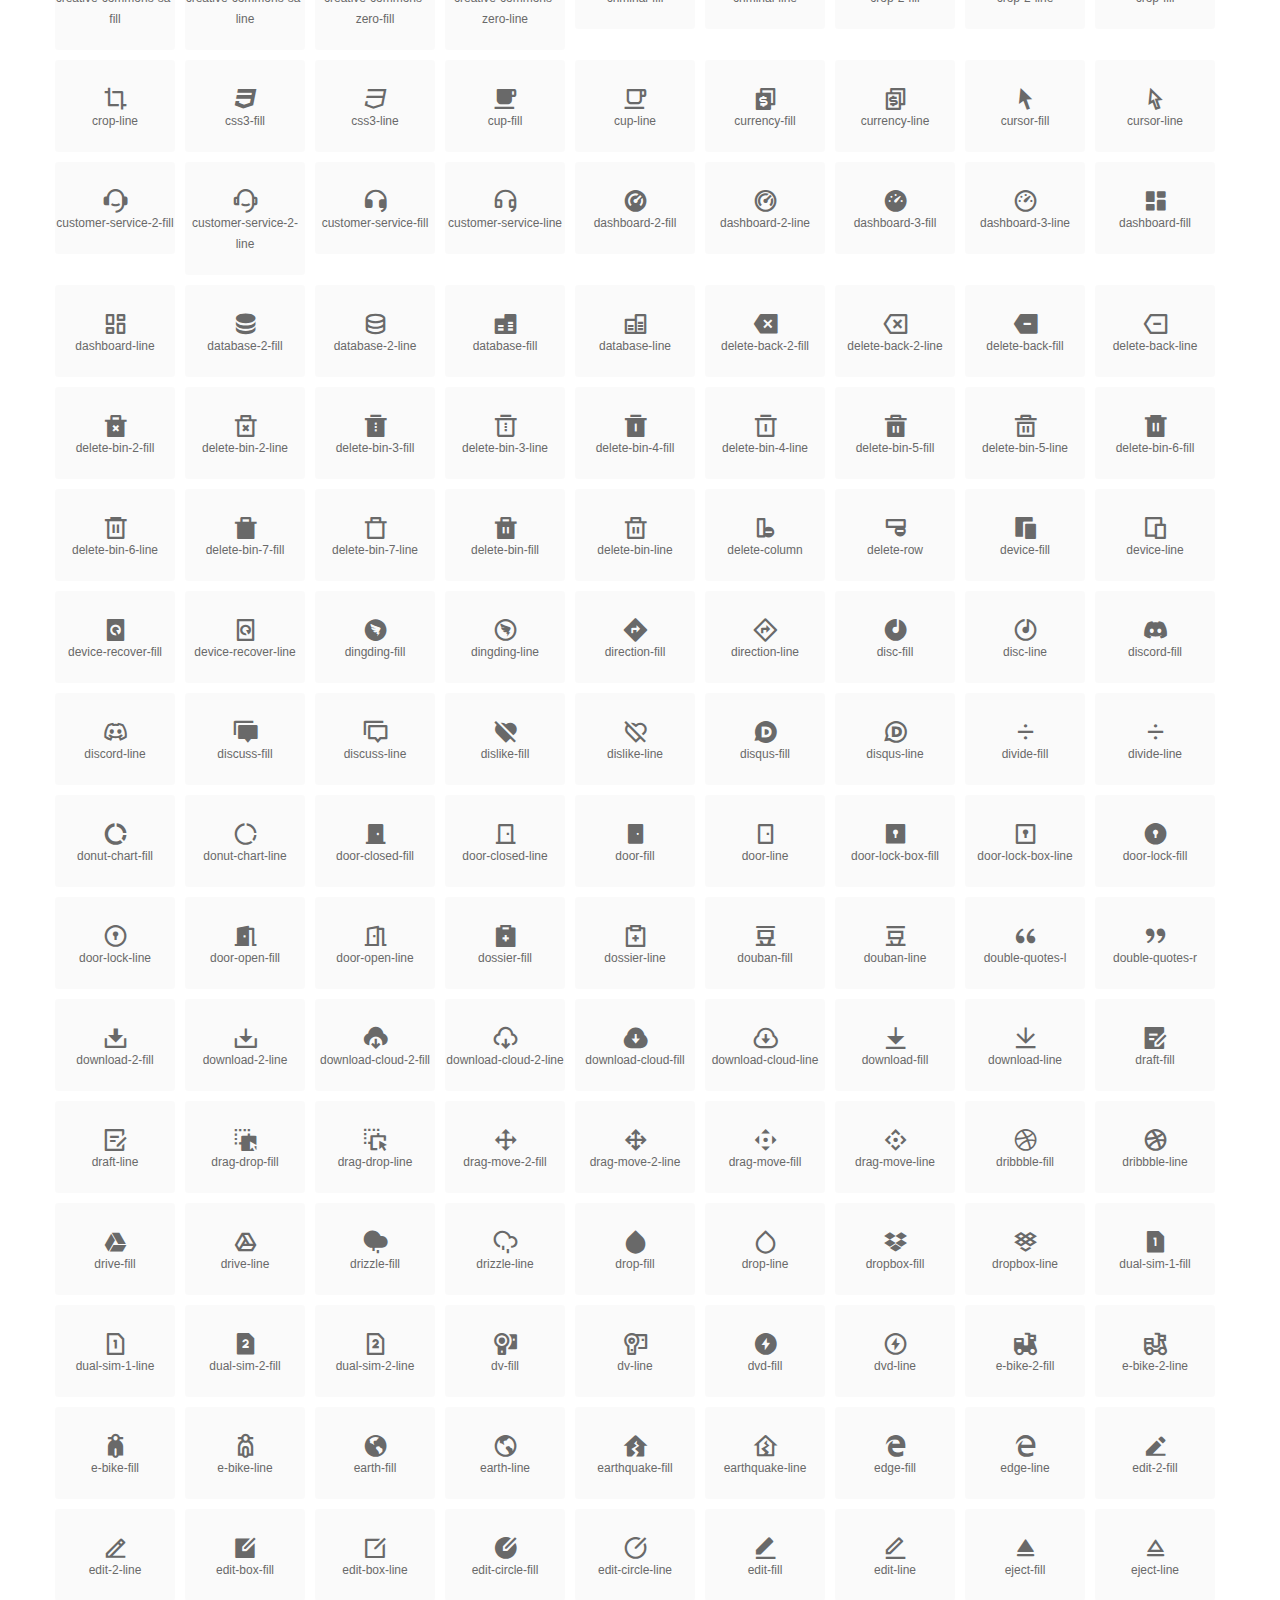
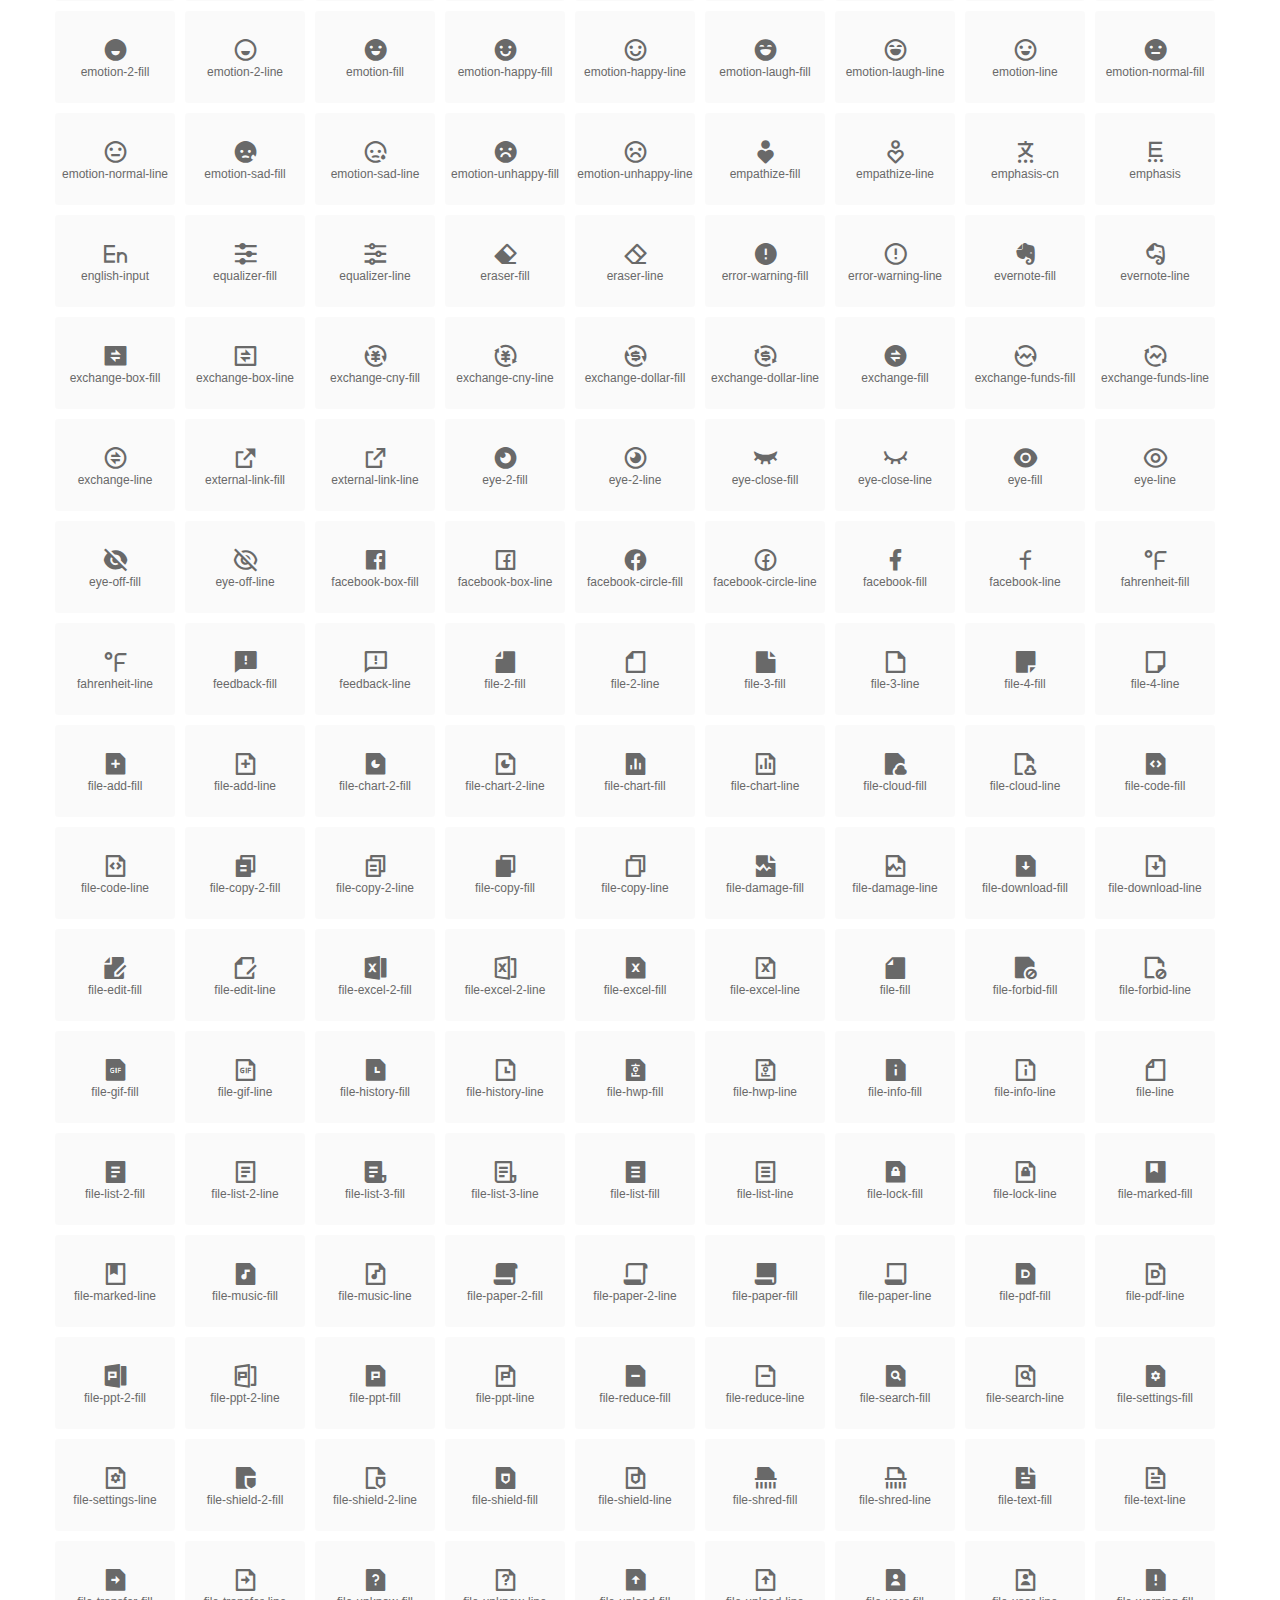
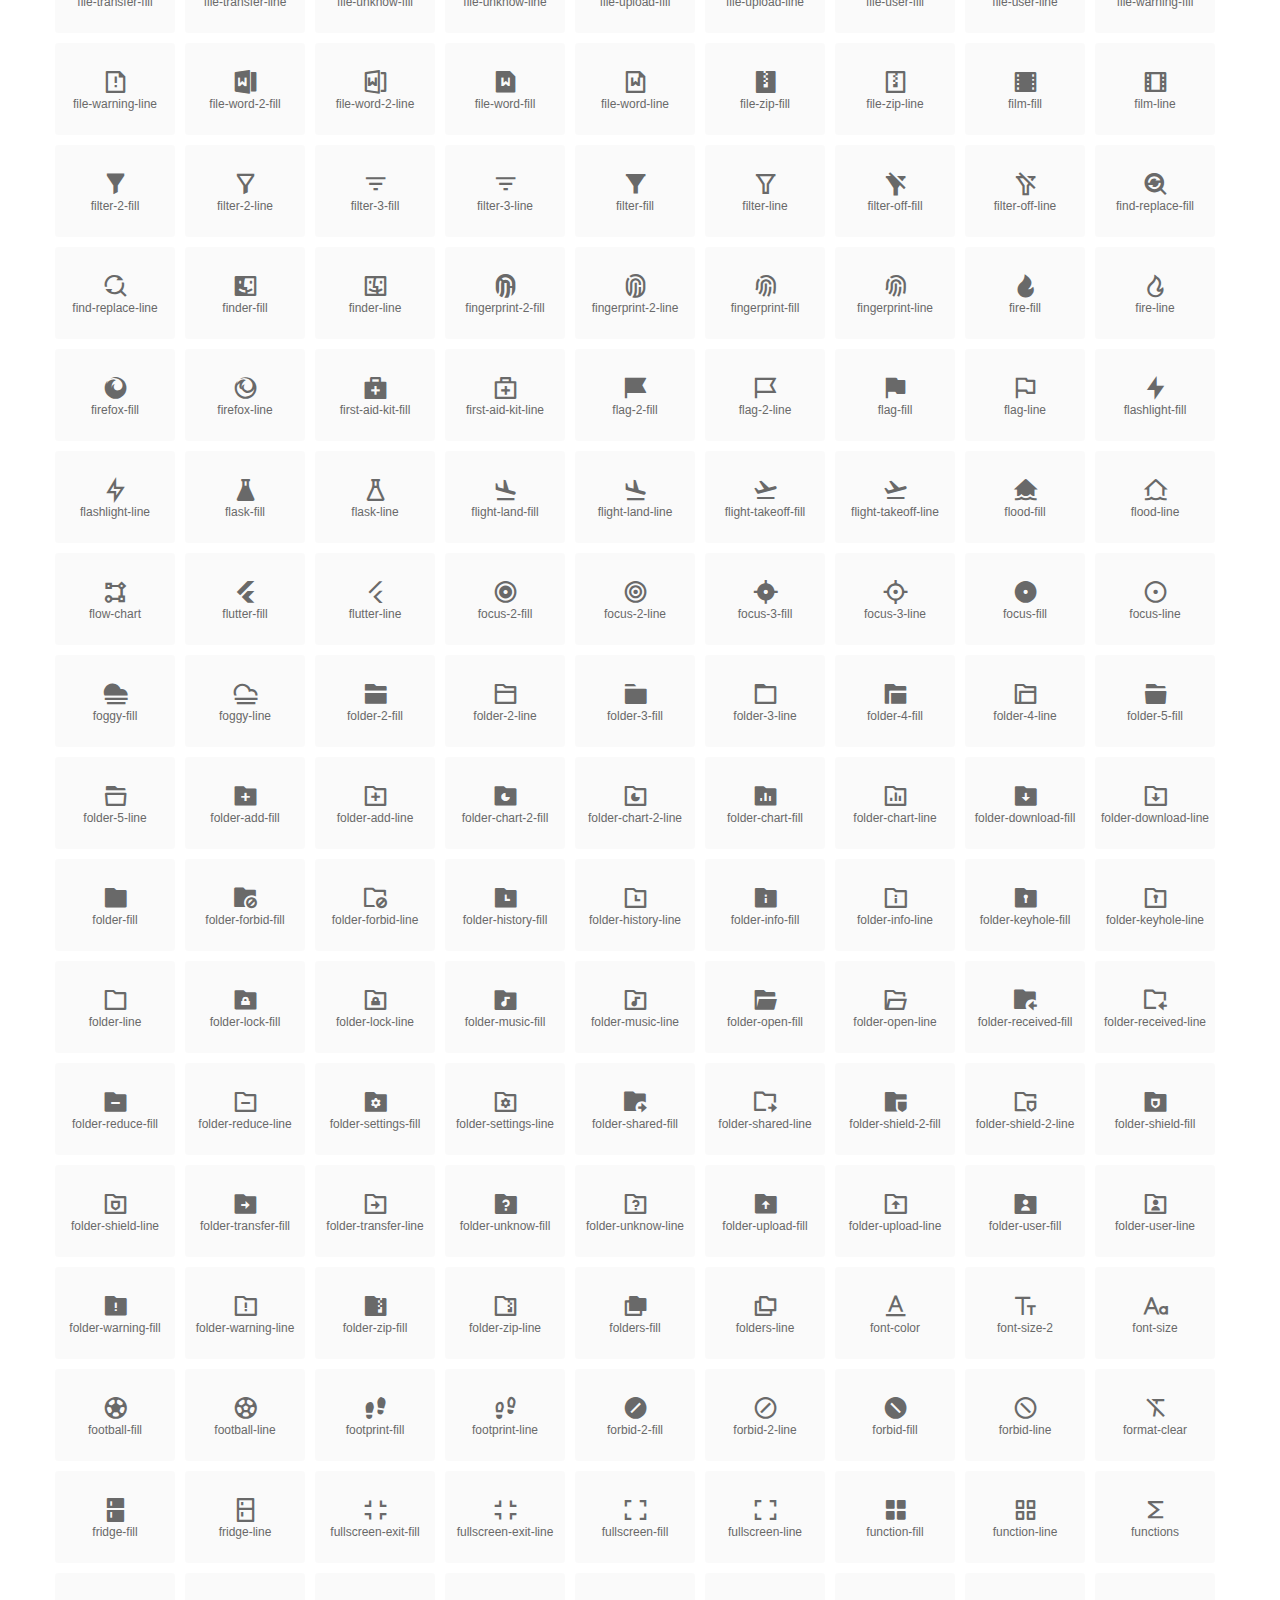
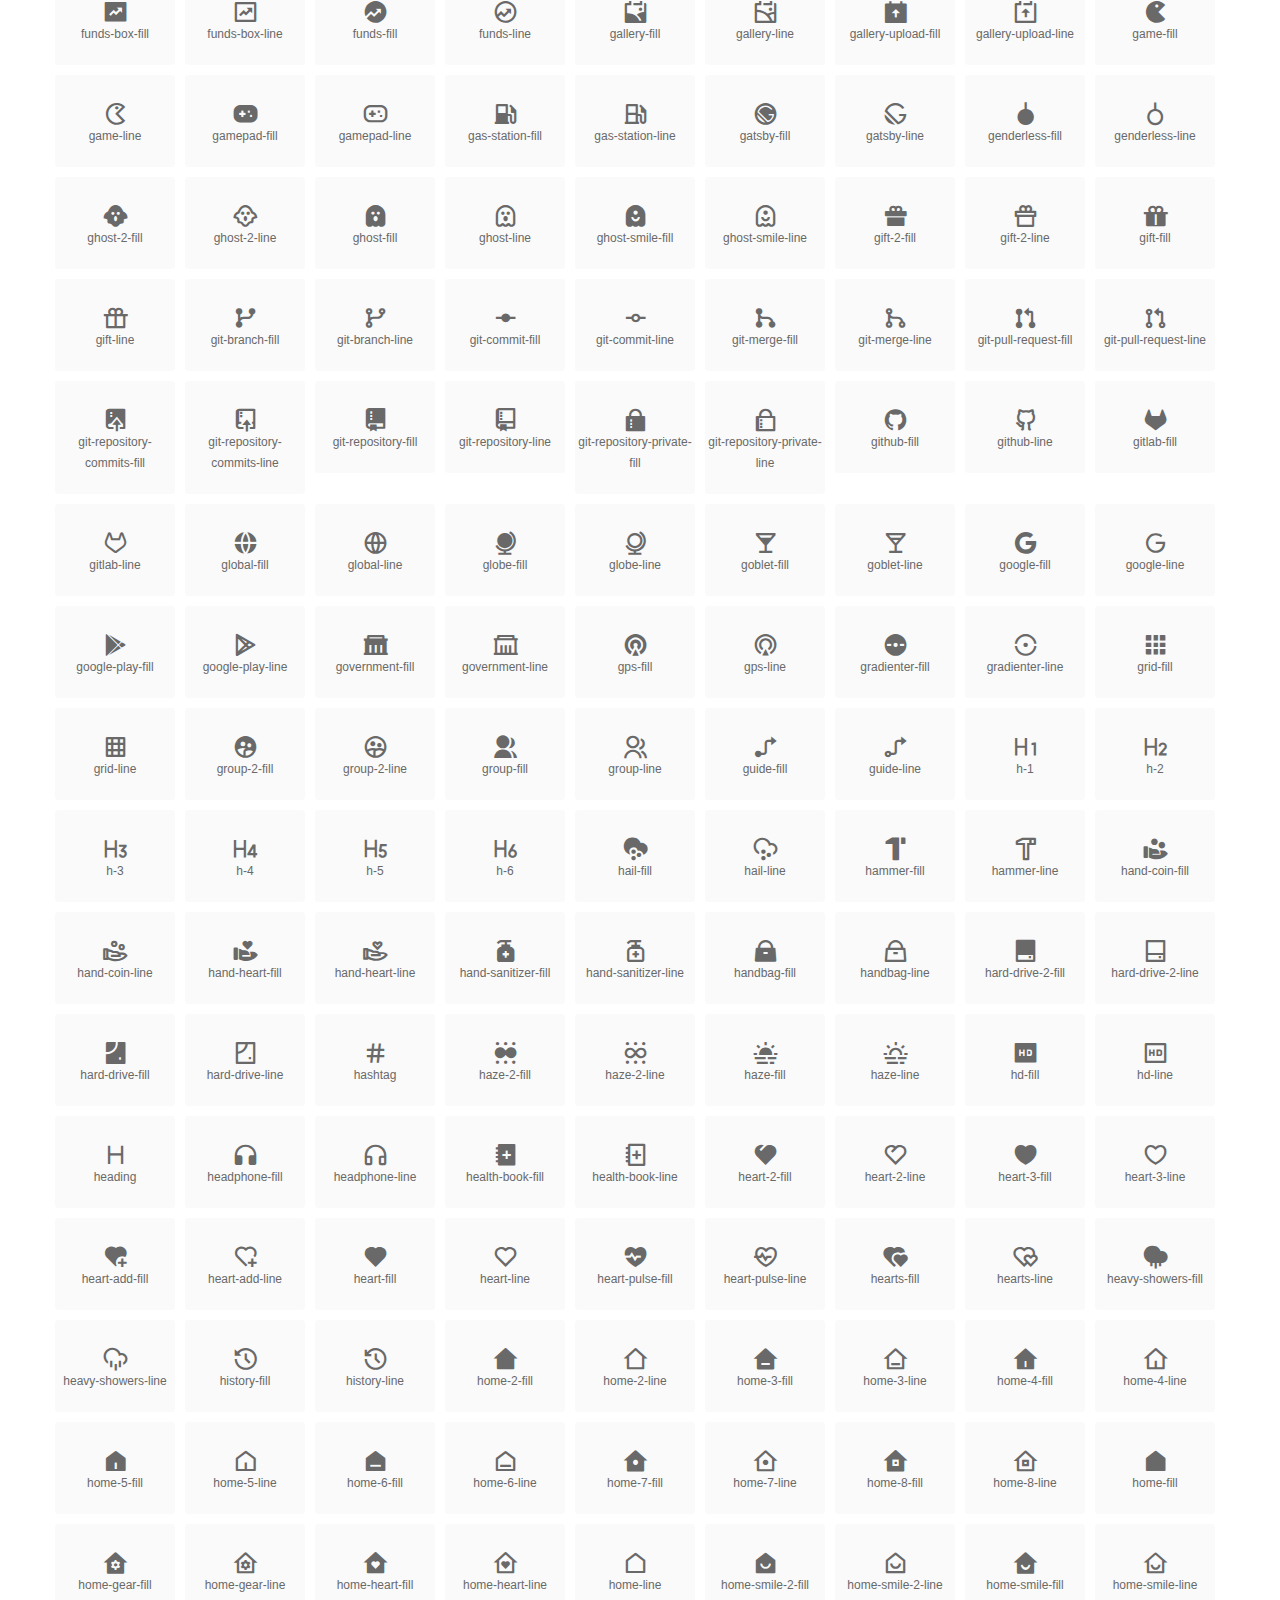
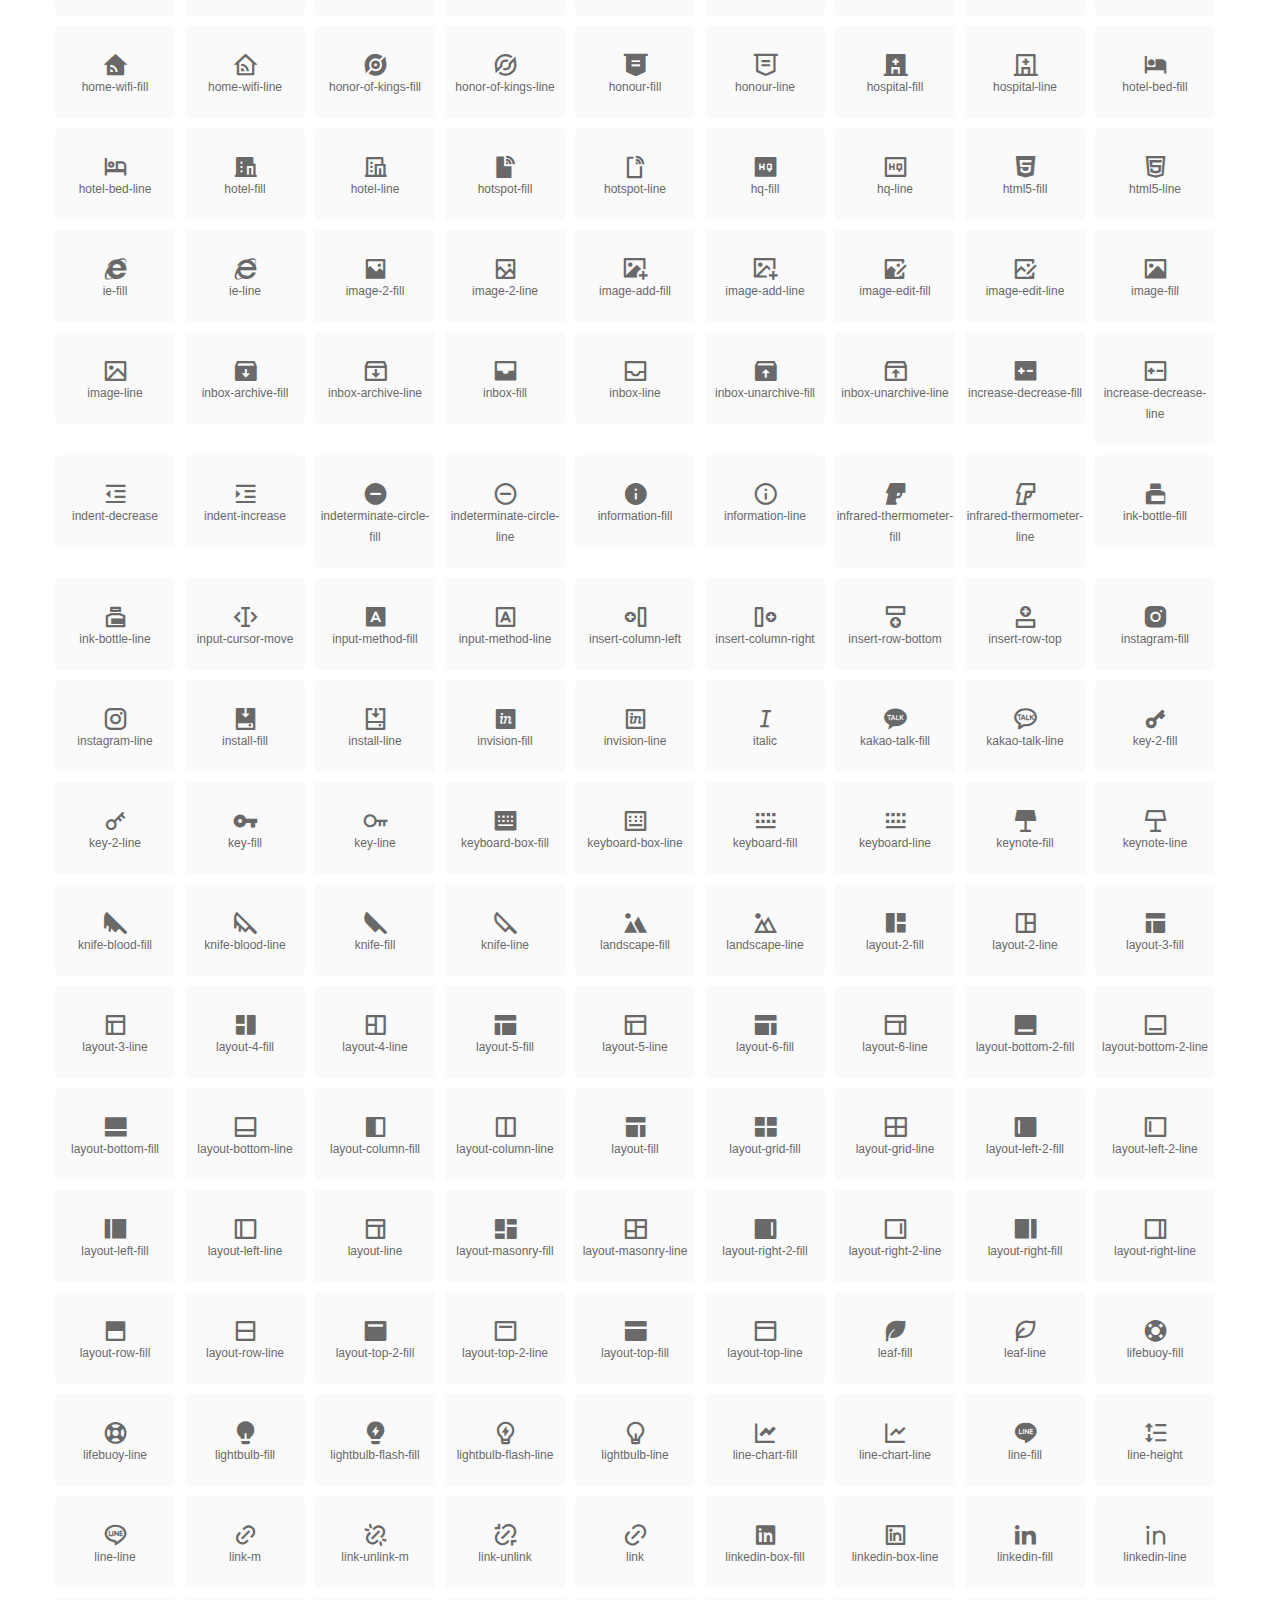
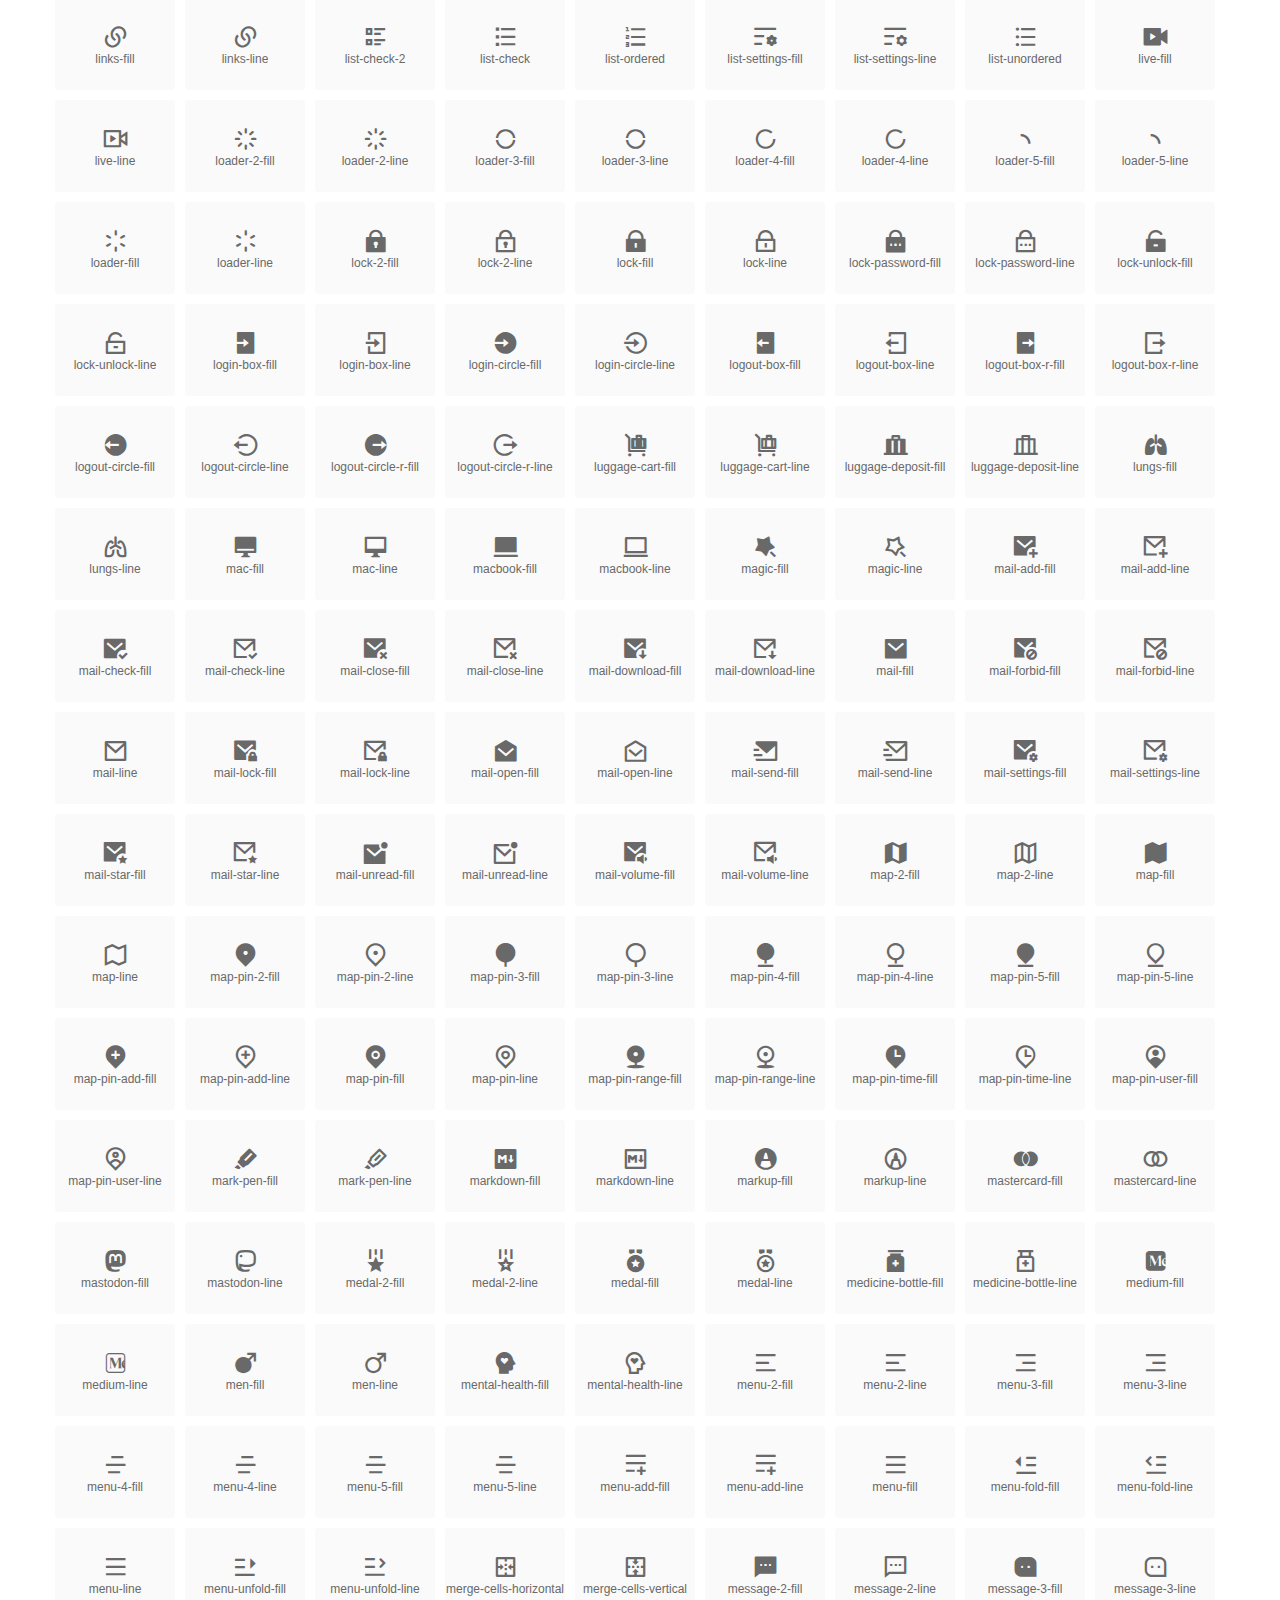
<file: Exam-mq/font/fonts/index.html>
<!DOCTYPE html>
<html lang="en">
<head>
  <meta charset="UTF-8">
  <title>remixicon(4.6.0)</title>
  <meta name="viewport" content="width=device-width,minimum-scale=1.0,maximum-scale=1.0,user-scalable=no">
   
  <meta name="description" content="Remix Icon is a set of neutral system symbols carefully crafted for designers and developers, each icon is designed based on 24×24 grid">
   
  <meta name="keywords" content="remixicon,TTF,EOT,WOFF,WOFF2,SVG">
  
  
  
  <link rel="stylesheet" href="remixicon.css" />
  
  <style>
    *{margin: 0;padding: 0;list-style: none;}
    body { color: #696969; font: 12px/1.5 tahoma, arial, \5b8b\4f53, sans-serif; }
    a { color: #333; text-decoration: underline; }
    a:hover { color: rgb(9, 73, 209); }
    .header { color: #333; text-align: center; padding: 80px 0 60px 0; min-height: 153px; font-size: 14px; }
    .header .logo svg { height: 120px; width: 120px; }
    .header h1 { font-size: 42px; padding: 26px 0 10px 0; }
    .header sup {font-size: 14px; margin: 8px 0 0 8px; position: absolute; color: #7b7b7b; }
    .info {
      color: #999;
      font-weight: normal;
      max-width: 346px;
      margin: 0 auto;
      padding: 20px 0;
      font-size: 14px;
    }

    .icons { max-width: 1190px; margin: 0 auto; }
    .icons ul { text-align: center; }
    .icons ul li {
      vertical-align: top;
      width: 120px;
      display: inline-block;
      text-align: center;
      background-color: rgba(0,0,0,.02);
      border-radius: 3px;
      padding: 29px 0 10px 0;
      margin-right: 10px;
      margin-top: 10px;
      transition: all 0.6s ease;
    }
    .icons ul li:hover { background-color: rgba(0,0,0,.06); }
    .icons ul li:hover span { color: #3c75e4; opacity: 1; }
    .icons ul li .unicode { color: #8c8c8c; opacity: 0.3; }
    .icons ul li h4 {
      font-weight: normal;
      padding: 10px 0 5px 0;
      display: block;
      color: #8c8c8c;
      font-size: 14px;
      line-height: 12px;
      opacity: 0.8;
    }
    .icons ul li:hover h4 { opacity: 1; }
    .icons ul li svg { width: 24px; height: 24px; }
    .icons ul li:hover { color: #3c75e4; }
    .footer { text-align: center; padding: 10px 0 90px 0; }
    .footer a { text-align: center; padding: 10px 0 90px 0; color: #696969;}
    .footer a:hover { color: #0949d1; }
    .links { text-align: center; padding: 50px 0 0 0; font-size: 14px; }
    
    .icons ul li.class-icon { font-size: 21px; line-height: 21px; padding-bottom: 20px; }
    .icons ul li.class-icon p{ font-size: 12px; }
    .icons ul li.class-icon [class^="ri-"]{ font-size: 26px; }
    
    
    
  </style>
  
</head>

<body>
  
  <div class="header">
    
    <div class="logo">
      <a href="./"><svg width="160" height="32" viewBox="0 0 160 32" fill="none" xmlns="http://www.w3.org/2000/svg">
<path d="M121.5 9.80005C123.33 9.80005 124.984 10.5797 126.165 11.8344L124.75 13.2496C123.929 12.3549 122.773 11.8 121.5 11.8C119.029 11.8 117 13.891 117 16.5C117 19.1091 119.029 21.2 121.5 21.2C122.773 21.2 123.929 20.6452 124.75 19.7505L126.165 21.1657C124.984 22.4204 123.33 23.2 121.5 23.2C117.91 23.2 115 20.2004 115 16.5C115 12.7997 117.91 9.80005 121.5 9.80005Z" fill="#1A2947"/>
<path d="M113 10V23H111V10H113Z" fill="#1A2947"/>
<path d="M154 23V9.99988H152L152 19.6019L144.997 9.99988L143 10.0039V23H145L145 13.3969L152 23H154Z" fill="#1A2947"/>
<path d="M68 10V12H60V15.5H67V17.5H60V21H68V23H58V10H68Z" fill="#1A2947"/>
<path d="M82 10L77.4999 17.201L73 10H71V23H73V13.775L77.4999 20.975L82 13.773V23H84V10H82Z" fill="#1A2947"/>
<path d="M89 10V23H87V10H89Z" fill="#1A2947"/>
<path d="M96.9999 14.7565L93.6689 9.99951H91.2279L95.7789 16.4995L91.2289 22.9995H93.6689L96.9999 18.2435L100.33 22.9995H102.772L98.2209 16.4995L102.773 9.99951H100.33L96.9999 14.7565Z" fill="#1A2947"/>
<path fill-rule="evenodd" clip-rule="evenodd" d="M141 16.5C141 12.7997 138.09 9.80005 134.5 9.80005C130.91 9.80005 128 12.7997 128 16.5C128 20.2004 130.91 23.2 134.5 23.2C138.09 23.2 141 20.2004 141 16.5ZM130 16.5C130 13.891 132.029 11.8 134.5 11.8C136.971 11.8 139 13.891 139 16.5C139 19.1091 136.971 21.2 134.5 21.2C132.029 21.2 130 19.1091 130 16.5Z" fill="#1A2947"/>
<path fill-rule="evenodd" clip-rule="evenodd" d="M51 10C53.2091 10 55 11.7909 55 14C55 15.7175 53.9176 17.1821 52.3977 17.749L55.1901 22.999H52.9251L50.267 18H46V23H44V10H51ZM46 11.999V15.999L51 16C52.1046 16 53 15.1046 53 14C53 12.8955 52.1 12 51 12L46 11.999Z" fill="#1A2947"/>
<path fill-rule="evenodd" clip-rule="evenodd" d="M19.2887 3.00389C19.1928 3.0013 19.0965 3 19 3H3V24H19C24.799 24 29.5 19.299 29.5 13.5C29.5 12.7108 29.4129 11.942 29.2479 11.2025C28.2772 11.7119 27.1722 12 26 12C22.134 12 19 8.86599 19 5C19 4.30645 19.1009 3.63646 19.2887 3.00389Z" fill="url(#paint0_linear_960_1054)"/>
<g filter="url(#filter0_b_960_1054)">
<path fill-rule="evenodd" clip-rule="evenodd" d="M3 3L29 29H3V3Z" fill="url(#paint1_linear_960_1054)"/>
</g>
<circle cx="26" cy="5" r="4" fill="url(#paint2_linear_960_1054)"/>
<defs>
<filter id="filter0_b_960_1054" x="-2.43656" y="-2.43656" width="36.8731" height="36.8731" filterUnits="userSpaceOnUse" color-interpolation-filters="sRGB">
<feFlood flood-opacity="0" result="BackgroundImageFix"/>
<feGaussianBlur in="BackgroundImage" stdDeviation="2.71828"/>
<feComposite in2="SourceAlpha" operator="in" result="effect1_backgroundBlur_960_1054"/>
<feBlend mode="normal" in="SourceGraphic" in2="effect1_backgroundBlur_960_1054" result="shape"/>
</filter>
<linearGradient id="paint0_linear_960_1054" x1="3" y1="3" x2="3" y2="24" gradientUnits="userSpaceOnUse">
<stop stop-color="#05A0FA"/>
<stop offset="1" stop-color="#4785FF"/>
</linearGradient>
<linearGradient id="paint1_linear_960_1054" x1="3" y1="3" x2="3" y2="29" gradientUnits="userSpaceOnUse">
<stop stop-color="#1A8CFF"/>
<stop offset="1" stop-color="#0557FA"/>
</linearGradient>
<linearGradient id="paint2_linear_960_1054" x1="22" y1="1" x2="22" y2="9" gradientUnits="userSpaceOnUse">
<stop stop-color="#FF463A"/>
<stop offset="1" stop-color="#FF1F5A"/>
</linearGradient>
</defs>
</svg>
</a>
    </div>
    
    <h1>remixicon(4.6.0)<sup>1.0.0</sup></h1>
    <div class="info">
      Remix Icon is a set of neutral system symbols carefully crafted for designers and developers, each icon is designed based on 24×24 grid
    </div>
    <p>
      
      <a href="https://github.com/Remix-Design/remixicon.git">GitHub</a> · 
      
      <a href="index.html">Font Class</a> · 
      
      <a href="unicode.html">Unicode</a>
      
    </p>
  </div>
  <div class="icons">
    <ul>
      <li class="class-icon"><i class="ri-24-hours-fill"></i><p class="name">24-hours-fill</p></li><li class="class-icon"><i class="ri-24-hours-line"></i><p class="name">24-hours-line</p></li><li class="class-icon"><i class="ri-4k-fill"></i><p class="name">4k-fill</p></li><li class="class-icon"><i class="ri-4k-line"></i><p class="name">4k-line</p></li><li class="class-icon"><i class="ri-a-b"></i><p class="name">a-b</p></li><li class="class-icon"><i class="ri-account-box-fill"></i><p class="name">account-box-fill</p></li><li class="class-icon"><i class="ri-account-box-line"></i><p class="name">account-box-line</p></li><li class="class-icon"><i class="ri-account-circle-fill"></i><p class="name">account-circle-fill</p></li><li class="class-icon"><i class="ri-account-circle-line"></i><p class="name">account-circle-line</p></li><li class="class-icon"><i class="ri-account-pin-box-fill"></i><p class="name">account-pin-box-fill</p></li><li class="class-icon"><i class="ri-account-pin-box-line"></i><p class="name">account-pin-box-line</p></li><li class="class-icon"><i class="ri-account-pin-circle-fill"></i><p class="name">account-pin-circle-fill</p></li><li class="class-icon"><i class="ri-account-pin-circle-line"></i><p class="name">account-pin-circle-line</p></li><li class="class-icon"><i class="ri-add-box-fill"></i><p class="name">add-box-fill</p></li><li class="class-icon"><i class="ri-add-box-line"></i><p class="name">add-box-line</p></li><li class="class-icon"><i class="ri-add-circle-fill"></i><p class="name">add-circle-fill</p></li><li class="class-icon"><i class="ri-add-circle-line"></i><p class="name">add-circle-line</p></li><li class="class-icon"><i class="ri-add-fill"></i><p class="name">add-fill</p></li><li class="class-icon"><i class="ri-add-line"></i><p class="name">add-line</p></li><li class="class-icon"><i class="ri-admin-fill"></i><p class="name">admin-fill</p></li><li class="class-icon"><i class="ri-admin-line"></i><p class="name">admin-line</p></li><li class="class-icon"><i class="ri-advertisement-fill"></i><p class="name">advertisement-fill</p></li><li class="class-icon"><i class="ri-advertisement-line"></i><p class="name">advertisement-line</p></li><li class="class-icon"><i class="ri-airplay-fill"></i><p class="name">airplay-fill</p></li><li class="class-icon"><i class="ri-airplay-line"></i><p class="name">airplay-line</p></li><li class="class-icon"><i class="ri-alarm-fill"></i><p class="name">alarm-fill</p></li><li class="class-icon"><i class="ri-alarm-line"></i><p class="name">alarm-line</p></li><li class="class-icon"><i class="ri-alarm-warning-fill"></i><p class="name">alarm-warning-fill</p></li><li class="class-icon"><i class="ri-alarm-warning-line"></i><p class="name">alarm-warning-line</p></li><li class="class-icon"><i class="ri-album-fill"></i><p class="name">album-fill</p></li><li class="class-icon"><i class="ri-album-line"></i><p class="name">album-line</p></li><li class="class-icon"><i class="ri-alert-fill"></i><p class="name">alert-fill</p></li><li class="class-icon"><i class="ri-alert-line"></i><p class="name">alert-line</p></li><li class="class-icon"><i class="ri-aliens-fill"></i><p class="name">aliens-fill</p></li><li class="class-icon"><i class="ri-aliens-line"></i><p class="name">aliens-line</p></li><li class="class-icon"><i class="ri-align-bottom"></i><p class="name">align-bottom</p></li><li class="class-icon"><i class="ri-align-center"></i><p class="name">align-center</p></li><li class="class-icon"><i class="ri-align-justify"></i><p class="name">align-justify</p></li><li class="class-icon"><i class="ri-align-left"></i><p class="name">align-left</p></li><li class="class-icon"><i class="ri-align-right"></i><p class="name">align-right</p></li><li class="class-icon"><i class="ri-align-top"></i><p class="name">align-top</p></li><li class="class-icon"><i class="ri-align-vertically"></i><p class="name">align-vertically</p></li><li class="class-icon"><i class="ri-alipay-fill"></i><p class="name">alipay-fill</p></li><li class="class-icon"><i class="ri-alipay-line"></i><p class="name">alipay-line</p></li><li class="class-icon"><i class="ri-amazon-fill"></i><p class="name">amazon-fill</p></li><li class="class-icon"><i class="ri-amazon-line"></i><p class="name">amazon-line</p></li><li class="class-icon"><i class="ri-anchor-fill"></i><p class="name">anchor-fill</p></li><li class="class-icon"><i class="ri-anchor-line"></i><p class="name">anchor-line</p></li><li class="class-icon"><i class="ri-ancient-gate-fill"></i><p class="name">ancient-gate-fill</p></li><li class="class-icon"><i class="ri-ancient-gate-line"></i><p class="name">ancient-gate-line</p></li><li class="class-icon"><i class="ri-ancient-pavilion-fill"></i><p class="name">ancient-pavilion-fill</p></li><li class="class-icon"><i class="ri-ancient-pavilion-line"></i><p class="name">ancient-pavilion-line</p></li><li class="class-icon"><i class="ri-android-fill"></i><p class="name">android-fill</p></li><li class="class-icon"><i class="ri-android-line"></i><p class="name">android-line</p></li><li class="class-icon"><i class="ri-angularjs-fill"></i><p class="name">angularjs-fill</p></li><li class="class-icon"><i class="ri-angularjs-line"></i><p class="name">angularjs-line</p></li><li class="class-icon"><i class="ri-anticlockwise-2-fill"></i><p class="name">anticlockwise-2-fill</p></li><li class="class-icon"><i class="ri-anticlockwise-2-line"></i><p class="name">anticlockwise-2-line</p></li><li class="class-icon"><i class="ri-anticlockwise-fill"></i><p class="name">anticlockwise-fill</p></li><li class="class-icon"><i class="ri-anticlockwise-line"></i><p class="name">anticlockwise-line</p></li><li class="class-icon"><i class="ri-app-store-fill"></i><p class="name">app-store-fill</p></li><li class="class-icon"><i class="ri-app-store-line"></i><p class="name">app-store-line</p></li><li class="class-icon"><i class="ri-apple-fill"></i><p class="name">apple-fill</p></li><li class="class-icon"><i class="ri-apple-line"></i><p class="name">apple-line</p></li><li class="class-icon"><i class="ri-apps-2-fill"></i><p class="name">apps-2-fill</p></li><li class="class-icon"><i class="ri-apps-2-line"></i><p class="name">apps-2-line</p></li><li class="class-icon"><i class="ri-apps-fill"></i><p class="name">apps-fill</p></li><li class="class-icon"><i class="ri-apps-line"></i><p class="name">apps-line</p></li><li class="class-icon"><i class="ri-archive-drawer-fill"></i><p class="name">archive-drawer-fill</p></li><li class="class-icon"><i class="ri-archive-drawer-line"></i><p class="name">archive-drawer-line</p></li><li class="class-icon"><i class="ri-archive-fill"></i><p class="name">archive-fill</p></li><li class="class-icon"><i class="ri-archive-line"></i><p class="name">archive-line</p></li><li class="class-icon"><i class="ri-arrow-down-circle-fill"></i><p class="name">arrow-down-circle-fill</p></li><li class="class-icon"><i class="ri-arrow-down-circle-line"></i><p class="name">arrow-down-circle-line</p></li><li class="class-icon"><i class="ri-arrow-down-fill"></i><p class="name">arrow-down-fill</p></li><li class="class-icon"><i class="ri-arrow-down-line"></i><p class="name">arrow-down-line</p></li><li class="class-icon"><i class="ri-arrow-down-s-fill"></i><p class="name">arrow-down-s-fill</p></li><li class="class-icon"><i class="ri-arrow-down-s-line"></i><p class="name">arrow-down-s-line</p></li><li class="class-icon"><i class="ri-arrow-drop-down-fill"></i><p class="name">arrow-drop-down-fill</p></li><li class="class-icon"><i class="ri-arrow-drop-down-line"></i><p class="name">arrow-drop-down-line</p></li><li class="class-icon"><i class="ri-arrow-drop-left-fill"></i><p class="name">arrow-drop-left-fill</p></li><li class="class-icon"><i class="ri-arrow-drop-left-line"></i><p class="name">arrow-drop-left-line</p></li><li class="class-icon"><i class="ri-arrow-drop-right-fill"></i><p class="name">arrow-drop-right-fill</p></li><li class="class-icon"><i class="ri-arrow-drop-right-line"></i><p class="name">arrow-drop-right-line</p></li><li class="class-icon"><i class="ri-arrow-drop-up-fill"></i><p class="name">arrow-drop-up-fill</p></li><li class="class-icon"><i class="ri-arrow-drop-up-line"></i><p class="name">arrow-drop-up-line</p></li><li class="class-icon"><i class="ri-arrow-go-back-fill"></i><p class="name">arrow-go-back-fill</p></li><li class="class-icon"><i class="ri-arrow-go-back-line"></i><p class="name">arrow-go-back-line</p></li><li class="class-icon"><i class="ri-arrow-go-forward-fill"></i><p class="name">arrow-go-forward-fill</p></li><li class="class-icon"><i class="ri-arrow-go-forward-line"></i><p class="name">arrow-go-forward-line</p></li><li class="class-icon"><i class="ri-arrow-left-circle-fill"></i><p class="name">arrow-left-circle-fill</p></li><li class="class-icon"><i class="ri-arrow-left-circle-line"></i><p class="name">arrow-left-circle-line</p></li><li class="class-icon"><i class="ri-arrow-left-down-fill"></i><p class="name">arrow-left-down-fill</p></li><li class="class-icon"><i class="ri-arrow-left-down-line"></i><p class="name">arrow-left-down-line</p></li><li class="class-icon"><i class="ri-arrow-left-fill"></i><p class="name">arrow-left-fill</p></li><li class="class-icon"><i class="ri-arrow-left-line"></i><p class="name">arrow-left-line</p></li><li class="class-icon"><i class="ri-arrow-left-right-fill"></i><p class="name">arrow-left-right-fill</p></li><li class="class-icon"><i class="ri-arrow-left-right-line"></i><p class="name">arrow-left-right-line</p></li><li class="class-icon"><i class="ri-arrow-left-s-fill"></i><p class="name">arrow-left-s-fill</p></li><li class="class-icon"><i class="ri-arrow-left-s-line"></i><p class="name">arrow-left-s-line</p></li><li class="class-icon"><i class="ri-arrow-left-up-fill"></i><p class="name">arrow-left-up-fill</p></li><li class="class-icon"><i class="ri-arrow-left-up-line"></i><p class="name">arrow-left-up-line</p></li><li class="class-icon"><i class="ri-arrow-right-circle-fill"></i><p class="name">arrow-right-circle-fill</p></li><li class="class-icon"><i class="ri-arrow-right-circle-line"></i><p class="name">arrow-right-circle-line</p></li><li class="class-icon"><i class="ri-arrow-right-down-fill"></i><p class="name">arrow-right-down-fill</p></li><li class="class-icon"><i class="ri-arrow-right-down-line"></i><p class="name">arrow-right-down-line</p></li><li class="class-icon"><i class="ri-arrow-right-fill"></i><p class="name">arrow-right-fill</p></li><li class="class-icon"><i class="ri-arrow-right-line"></i><p class="name">arrow-right-line</p></li><li class="class-icon"><i class="ri-arrow-right-s-fill"></i><p class="name">arrow-right-s-fill</p></li><li class="class-icon"><i class="ri-arrow-right-s-line"></i><p class="name">arrow-right-s-line</p></li><li class="class-icon"><i class="ri-arrow-right-up-fill"></i><p class="name">arrow-right-up-fill</p></li><li class="class-icon"><i class="ri-arrow-right-up-line"></i><p class="name">arrow-right-up-line</p></li><li class="class-icon"><i class="ri-arrow-up-circle-fill"></i><p class="name">arrow-up-circle-fill</p></li><li class="class-icon"><i class="ri-arrow-up-circle-line"></i><p class="name">arrow-up-circle-line</p></li><li class="class-icon"><i class="ri-arrow-up-down-fill"></i><p class="name">arrow-up-down-fill</p></li><li class="class-icon"><i class="ri-arrow-up-down-line"></i><p class="name">arrow-up-down-line</p></li><li class="class-icon"><i class="ri-arrow-up-fill"></i><p class="name">arrow-up-fill</p></li><li class="class-icon"><i class="ri-arrow-up-line"></i><p class="name">arrow-up-line</p></li><li class="class-icon"><i class="ri-arrow-up-s-fill"></i><p class="name">arrow-up-s-fill</p></li><li class="class-icon"><i class="ri-arrow-up-s-line"></i><p class="name">arrow-up-s-line</p></li><li class="class-icon"><i class="ri-artboard-2-fill"></i><p class="name">artboard-2-fill</p></li><li class="class-icon"><i class="ri-artboard-2-line"></i><p class="name">artboard-2-line</p></li><li class="class-icon"><i class="ri-artboard-fill"></i><p class="name">artboard-fill</p></li><li class="class-icon"><i class="ri-artboard-line"></i><p class="name">artboard-line</p></li><li class="class-icon"><i class="ri-article-fill"></i><p class="name">article-fill</p></li><li class="class-icon"><i class="ri-article-line"></i><p class="name">article-line</p></li><li class="class-icon"><i class="ri-aspect-ratio-fill"></i><p class="name">aspect-ratio-fill</p></li><li class="class-icon"><i class="ri-aspect-ratio-line"></i><p class="name">aspect-ratio-line</p></li><li class="class-icon"><i class="ri-asterisk"></i><p class="name">asterisk</p></li><li class="class-icon"><i class="ri-at-fill"></i><p class="name">at-fill</p></li><li class="class-icon"><i class="ri-at-line"></i><p class="name">at-line</p></li><li class="class-icon"><i class="ri-attachment-2"></i><p class="name">attachment-2</p></li><li class="class-icon"><i class="ri-attachment-fill"></i><p class="name">attachment-fill</p></li><li class="class-icon"><i class="ri-attachment-line"></i><p class="name">attachment-line</p></li><li class="class-icon"><i class="ri-auction-fill"></i><p class="name">auction-fill</p></li><li class="class-icon"><i class="ri-auction-line"></i><p class="name">auction-line</p></li><li class="class-icon"><i class="ri-award-fill"></i><p class="name">award-fill</p></li><li class="class-icon"><i class="ri-award-line"></i><p class="name">award-line</p></li><li class="class-icon"><i class="ri-baidu-fill"></i><p class="name">baidu-fill</p></li><li class="class-icon"><i class="ri-baidu-line"></i><p class="name">baidu-line</p></li><li class="class-icon"><i class="ri-ball-pen-fill"></i><p class="name">ball-pen-fill</p></li><li class="class-icon"><i class="ri-ball-pen-line"></i><p class="name">ball-pen-line</p></li><li class="class-icon"><i class="ri-bank-card-2-fill"></i><p class="name">bank-card-2-fill</p></li><li class="class-icon"><i class="ri-bank-card-2-line"></i><p class="name">bank-card-2-line</p></li><li class="class-icon"><i class="ri-bank-card-fill"></i><p class="name">bank-card-fill</p></li><li class="class-icon"><i class="ri-bank-card-line"></i><p class="name">bank-card-line</p></li><li class="class-icon"><i class="ri-bank-fill"></i><p class="name">bank-fill</p></li><li class="class-icon"><i class="ri-bank-line"></i><p class="name">bank-line</p></li><li class="class-icon"><i class="ri-bar-chart-2-fill"></i><p class="name">bar-chart-2-fill</p></li><li class="class-icon"><i class="ri-bar-chart-2-line"></i><p class="name">bar-chart-2-line</p></li><li class="class-icon"><i class="ri-bar-chart-box-fill"></i><p class="name">bar-chart-box-fill</p></li><li class="class-icon"><i class="ri-bar-chart-box-line"></i><p class="name">bar-chart-box-line</p></li><li class="class-icon"><i class="ri-bar-chart-fill"></i><p class="name">bar-chart-fill</p></li><li class="class-icon"><i class="ri-bar-chart-grouped-fill"></i><p class="name">bar-chart-grouped-fill</p></li><li class="class-icon"><i class="ri-bar-chart-grouped-line"></i><p class="name">bar-chart-grouped-line</p></li><li class="class-icon"><i class="ri-bar-chart-horizontal-fill"></i><p class="name">bar-chart-horizontal-fill</p></li><li class="class-icon"><i class="ri-bar-chart-horizontal-line"></i><p class="name">bar-chart-horizontal-line</p></li><li class="class-icon"><i class="ri-bar-chart-line"></i><p class="name">bar-chart-line</p></li><li class="class-icon"><i class="ri-barcode-box-fill"></i><p class="name">barcode-box-fill</p></li><li class="class-icon"><i class="ri-barcode-box-line"></i><p class="name">barcode-box-line</p></li><li class="class-icon"><i class="ri-barcode-fill"></i><p class="name">barcode-fill</p></li><li class="class-icon"><i class="ri-barcode-line"></i><p class="name">barcode-line</p></li><li class="class-icon"><i class="ri-barricade-fill"></i><p class="name">barricade-fill</p></li><li class="class-icon"><i class="ri-barricade-line"></i><p class="name">barricade-line</p></li><li class="class-icon"><i class="ri-base-station-fill"></i><p class="name">base-station-fill</p></li><li class="class-icon"><i class="ri-base-station-line"></i><p class="name">base-station-line</p></li><li class="class-icon"><i class="ri-basketball-fill"></i><p class="name">basketball-fill</p></li><li class="class-icon"><i class="ri-basketball-line"></i><p class="name">basketball-line</p></li><li class="class-icon"><i class="ri-battery-2-charge-fill"></i><p class="name">battery-2-charge-fill</p></li><li class="class-icon"><i class="ri-battery-2-charge-line"></i><p class="name">battery-2-charge-line</p></li><li class="class-icon"><i class="ri-battery-2-fill"></i><p class="name">battery-2-fill</p></li><li class="class-icon"><i class="ri-battery-2-line"></i><p class="name">battery-2-line</p></li><li class="class-icon"><i class="ri-battery-charge-fill"></i><p class="name">battery-charge-fill</p></li><li class="class-icon"><i class="ri-battery-charge-line"></i><p class="name">battery-charge-line</p></li><li class="class-icon"><i class="ri-battery-fill"></i><p class="name">battery-fill</p></li><li class="class-icon"><i class="ri-battery-line"></i><p class="name">battery-line</p></li><li class="class-icon"><i class="ri-battery-low-fill"></i><p class="name">battery-low-fill</p></li><li class="class-icon"><i class="ri-battery-low-line"></i><p class="name">battery-low-line</p></li><li class="class-icon"><i class="ri-battery-saver-fill"></i><p class="name">battery-saver-fill</p></li><li class="class-icon"><i class="ri-battery-saver-line"></i><p class="name">battery-saver-line</p></li><li class="class-icon"><i class="ri-battery-share-fill"></i><p class="name">battery-share-fill</p></li><li class="class-icon"><i class="ri-battery-share-line"></i><p class="name">battery-share-line</p></li><li class="class-icon"><i class="ri-bear-smile-fill"></i><p class="name">bear-smile-fill</p></li><li class="class-icon"><i class="ri-bear-smile-line"></i><p class="name">bear-smile-line</p></li><li class="class-icon"><i class="ri-behance-fill"></i><p class="name">behance-fill</p></li><li class="class-icon"><i class="ri-behance-line"></i><p class="name">behance-line</p></li><li class="class-icon"><i class="ri-bell-fill"></i><p class="name">bell-fill</p></li><li class="class-icon"><i class="ri-bell-line"></i><p class="name">bell-line</p></li><li class="class-icon"><i class="ri-bike-fill"></i><p class="name">bike-fill</p></li><li class="class-icon"><i class="ri-bike-line"></i><p class="name">bike-line</p></li><li class="class-icon"><i class="ri-bilibili-fill"></i><p class="name">bilibili-fill</p></li><li class="class-icon"><i class="ri-bilibili-line"></i><p class="name">bilibili-line</p></li><li class="class-icon"><i class="ri-bill-fill"></i><p class="name">bill-fill</p></li><li class="class-icon"><i class="ri-bill-line"></i><p class="name">bill-line</p></li><li class="class-icon"><i class="ri-billiards-fill"></i><p class="name">billiards-fill</p></li><li class="class-icon"><i class="ri-billiards-line"></i><p class="name">billiards-line</p></li><li class="class-icon"><i class="ri-bit-coin-fill"></i><p class="name">bit-coin-fill</p></li><li class="class-icon"><i class="ri-bit-coin-line"></i><p class="name">bit-coin-line</p></li><li class="class-icon"><i class="ri-blaze-fill"></i><p class="name">blaze-fill</p></li><li class="class-icon"><i class="ri-blaze-line"></i><p class="name">blaze-line</p></li><li class="class-icon"><i class="ri-bluetooth-connect-fill"></i><p class="name">bluetooth-connect-fill</p></li><li class="class-icon"><i class="ri-bluetooth-connect-line"></i><p class="name">bluetooth-connect-line</p></li><li class="class-icon"><i class="ri-bluetooth-fill"></i><p class="name">bluetooth-fill</p></li><li class="class-icon"><i class="ri-bluetooth-line"></i><p class="name">bluetooth-line</p></li><li class="class-icon"><i class="ri-blur-off-fill"></i><p class="name">blur-off-fill</p></li><li class="class-icon"><i class="ri-blur-off-line"></i><p class="name">blur-off-line</p></li><li class="class-icon"><i class="ri-body-scan-fill"></i><p class="name">body-scan-fill</p></li><li class="class-icon"><i class="ri-body-scan-line"></i><p class="name">body-scan-line</p></li><li class="class-icon"><i class="ri-bold"></i><p class="name">bold</p></li><li class="class-icon"><i class="ri-book-2-fill"></i><p class="name">book-2-fill</p></li><li class="class-icon"><i class="ri-book-2-line"></i><p class="name">book-2-line</p></li><li class="class-icon"><i class="ri-book-3-fill"></i><p class="name">book-3-fill</p></li><li class="class-icon"><i class="ri-book-3-line"></i><p class="name">book-3-line</p></li><li class="class-icon"><i class="ri-book-fill"></i><p class="name">book-fill</p></li><li class="class-icon"><i class="ri-book-line"></i><p class="name">book-line</p></li><li class="class-icon"><i class="ri-book-marked-fill"></i><p class="name">book-marked-fill</p></li><li class="class-icon"><i class="ri-book-marked-line"></i><p class="name">book-marked-line</p></li><li class="class-icon"><i class="ri-book-open-fill"></i><p class="name">book-open-fill</p></li><li class="class-icon"><i class="ri-book-open-line"></i><p class="name">book-open-line</p></li><li class="class-icon"><i class="ri-book-read-fill"></i><p class="name">book-read-fill</p></li><li class="class-icon"><i class="ri-book-read-line"></i><p class="name">book-read-line</p></li><li class="class-icon"><i class="ri-booklet-fill"></i><p class="name">booklet-fill</p></li><li class="class-icon"><i class="ri-booklet-line"></i><p class="name">booklet-line</p></li><li class="class-icon"><i class="ri-bookmark-2-fill"></i><p class="name">bookmark-2-fill</p></li><li class="class-icon"><i class="ri-bookmark-2-line"></i><p class="name">bookmark-2-line</p></li><li class="class-icon"><i class="ri-bookmark-3-fill"></i><p class="name">bookmark-3-fill</p></li><li class="class-icon"><i class="ri-bookmark-3-line"></i><p class="name">bookmark-3-line</p></li><li class="class-icon"><i class="ri-bookmark-fill"></i><p class="name">bookmark-fill</p></li><li class="class-icon"><i class="ri-bookmark-line"></i><p class="name">bookmark-line</p></li><li class="class-icon"><i class="ri-boxing-fill"></i><p class="name">boxing-fill</p></li><li class="class-icon"><i class="ri-boxing-line"></i><p class="name">boxing-line</p></li><li class="class-icon"><i class="ri-braces-fill"></i><p class="name">braces-fill</p></li><li class="class-icon"><i class="ri-braces-line"></i><p class="name">braces-line</p></li><li class="class-icon"><i class="ri-brackets-fill"></i><p class="name">brackets-fill</p></li><li class="class-icon"><i class="ri-brackets-line"></i><p class="name">brackets-line</p></li><li class="class-icon"><i class="ri-briefcase-2-fill"></i><p class="name">briefcase-2-fill</p></li><li class="class-icon"><i class="ri-briefcase-2-line"></i><p class="name">briefcase-2-line</p></li><li class="class-icon"><i class="ri-briefcase-3-fill"></i><p class="name">briefcase-3-fill</p></li><li class="class-icon"><i class="ri-briefcase-3-line"></i><p class="name">briefcase-3-line</p></li><li class="class-icon"><i class="ri-briefcase-4-fill"></i><p class="name">briefcase-4-fill</p></li><li class="class-icon"><i class="ri-briefcase-4-line"></i><p class="name">briefcase-4-line</p></li><li class="class-icon"><i class="ri-briefcase-5-fill"></i><p class="name">briefcase-5-fill</p></li><li class="class-icon"><i class="ri-briefcase-5-line"></i><p class="name">briefcase-5-line</p></li><li class="class-icon"><i class="ri-briefcase-fill"></i><p class="name">briefcase-fill</p></li><li class="class-icon"><i class="ri-briefcase-line"></i><p class="name">briefcase-line</p></li><li class="class-icon"><i class="ri-bring-forward"></i><p class="name">bring-forward</p></li><li class="class-icon"><i class="ri-bring-to-front"></i><p class="name">bring-to-front</p></li><li class="class-icon"><i class="ri-broadcast-fill"></i><p class="name">broadcast-fill</p></li><li class="class-icon"><i class="ri-broadcast-line"></i><p class="name">broadcast-line</p></li><li class="class-icon"><i class="ri-brush-2-fill"></i><p class="name">brush-2-fill</p></li><li class="class-icon"><i class="ri-brush-2-line"></i><p class="name">brush-2-line</p></li><li class="class-icon"><i class="ri-brush-3-fill"></i><p class="name">brush-3-fill</p></li><li class="class-icon"><i class="ri-brush-3-line"></i><p class="name">brush-3-line</p></li><li class="class-icon"><i class="ri-brush-4-fill"></i><p class="name">brush-4-fill</p></li><li class="class-icon"><i class="ri-brush-4-line"></i><p class="name">brush-4-line</p></li><li class="class-icon"><i class="ri-brush-fill"></i><p class="name">brush-fill</p></li><li class="class-icon"><i class="ri-brush-line"></i><p class="name">brush-line</p></li><li class="class-icon"><i class="ri-bubble-chart-fill"></i><p class="name">bubble-chart-fill</p></li><li class="class-icon"><i class="ri-bubble-chart-line"></i><p class="name">bubble-chart-line</p></li><li class="class-icon"><i class="ri-bug-2-fill"></i><p class="name">bug-2-fill</p></li><li class="class-icon"><i class="ri-bug-2-line"></i><p class="name">bug-2-line</p></li><li class="class-icon"><i class="ri-bug-fill"></i><p class="name">bug-fill</p></li><li class="class-icon"><i class="ri-bug-line"></i><p class="name">bug-line</p></li><li class="class-icon"><i class="ri-building-2-fill"></i><p class="name">building-2-fill</p></li><li class="class-icon"><i class="ri-building-2-line"></i><p class="name">building-2-line</p></li><li class="class-icon"><i class="ri-building-3-fill"></i><p class="name">building-3-fill</p></li><li class="class-icon"><i class="ri-building-3-line"></i><p class="name">building-3-line</p></li><li class="class-icon"><i class="ri-building-4-fill"></i><p class="name">building-4-fill</p></li><li class="class-icon"><i class="ri-building-4-line"></i><p class="name">building-4-line</p></li><li class="class-icon"><i class="ri-building-fill"></i><p class="name">building-fill</p></li><li class="class-icon"><i class="ri-building-line"></i><p class="name">building-line</p></li><li class="class-icon"><i class="ri-bus-2-fill"></i><p class="name">bus-2-fill</p></li><li class="class-icon"><i class="ri-bus-2-line"></i><p class="name">bus-2-line</p></li><li class="class-icon"><i class="ri-bus-fill"></i><p class="name">bus-fill</p></li><li class="class-icon"><i class="ri-bus-line"></i><p class="name">bus-line</p></li><li class="class-icon"><i class="ri-bus-wifi-fill"></i><p class="name">bus-wifi-fill</p></li><li class="class-icon"><i class="ri-bus-wifi-line"></i><p class="name">bus-wifi-line</p></li><li class="class-icon"><i class="ri-cactus-fill"></i><p class="name">cactus-fill</p></li><li class="class-icon"><i class="ri-cactus-line"></i><p class="name">cactus-line</p></li><li class="class-icon"><i class="ri-cake-2-fill"></i><p class="name">cake-2-fill</p></li><li class="class-icon"><i class="ri-cake-2-line"></i><p class="name">cake-2-line</p></li><li class="class-icon"><i class="ri-cake-3-fill"></i><p class="name">cake-3-fill</p></li><li class="class-icon"><i class="ri-cake-3-line"></i><p class="name">cake-3-line</p></li><li class="class-icon"><i class="ri-cake-fill"></i><p class="name">cake-fill</p></li><li class="class-icon"><i class="ri-cake-line"></i><p class="name">cake-line</p></li><li class="class-icon"><i class="ri-calculator-fill"></i><p class="name">calculator-fill</p></li><li class="class-icon"><i class="ri-calculator-line"></i><p class="name">calculator-line</p></li><li class="class-icon"><i class="ri-calendar-2-fill"></i><p class="name">calendar-2-fill</p></li><li class="class-icon"><i class="ri-calendar-2-line"></i><p class="name">calendar-2-line</p></li><li class="class-icon"><i class="ri-calendar-check-fill"></i><p class="name">calendar-check-fill</p></li><li class="class-icon"><i class="ri-calendar-check-line"></i><p class="name">calendar-check-line</p></li><li class="class-icon"><i class="ri-calendar-event-fill"></i><p class="name">calendar-event-fill</p></li><li class="class-icon"><i class="ri-calendar-event-line"></i><p class="name">calendar-event-line</p></li><li class="class-icon"><i class="ri-calendar-fill"></i><p class="name">calendar-fill</p></li><li class="class-icon"><i class="ri-calendar-line"></i><p class="name">calendar-line</p></li><li class="class-icon"><i class="ri-calendar-todo-fill"></i><p class="name">calendar-todo-fill</p></li><li class="class-icon"><i class="ri-calendar-todo-line"></i><p class="name">calendar-todo-line</p></li><li class="class-icon"><i class="ri-camera-2-fill"></i><p class="name">camera-2-fill</p></li><li class="class-icon"><i class="ri-camera-2-line"></i><p class="name">camera-2-line</p></li><li class="class-icon"><i class="ri-camera-3-fill"></i><p class="name">camera-3-fill</p></li><li class="class-icon"><i class="ri-camera-3-line"></i><p class="name">camera-3-line</p></li><li class="class-icon"><i class="ri-camera-fill"></i><p class="name">camera-fill</p></li><li class="class-icon"><i class="ri-camera-lens-fill"></i><p class="name">camera-lens-fill</p></li><li class="class-icon"><i class="ri-camera-lens-line"></i><p class="name">camera-lens-line</p></li><li class="class-icon"><i class="ri-camera-line"></i><p class="name">camera-line</p></li><li class="class-icon"><i class="ri-camera-off-fill"></i><p class="name">camera-off-fill</p></li><li class="class-icon"><i class="ri-camera-off-line"></i><p class="name">camera-off-line</p></li><li class="class-icon"><i class="ri-camera-switch-fill"></i><p class="name">camera-switch-fill</p></li><li class="class-icon"><i class="ri-camera-switch-line"></i><p class="name">camera-switch-line</p></li><li class="class-icon"><i class="ri-capsule-fill"></i><p class="name">capsule-fill</p></li><li class="class-icon"><i class="ri-capsule-line"></i><p class="name">capsule-line</p></li><li class="class-icon"><i class="ri-car-fill"></i><p class="name">car-fill</p></li><li class="class-icon"><i class="ri-car-line"></i><p class="name">car-line</p></li><li class="class-icon"><i class="ri-car-washing-fill"></i><p class="name">car-washing-fill</p></li><li class="class-icon"><i class="ri-car-washing-line"></i><p class="name">car-washing-line</p></li><li class="class-icon"><i class="ri-caravan-fill"></i><p class="name">caravan-fill</p></li><li class="class-icon"><i class="ri-caravan-line"></i><p class="name">caravan-line</p></li><li class="class-icon"><i class="ri-cast-fill"></i><p class="name">cast-fill</p></li><li class="class-icon"><i class="ri-cast-line"></i><p class="name">cast-line</p></li><li class="class-icon"><i class="ri-cellphone-fill"></i><p class="name">cellphone-fill</p></li><li class="class-icon"><i class="ri-cellphone-line"></i><p class="name">cellphone-line</p></li><li class="class-icon"><i class="ri-celsius-fill"></i><p class="name">celsius-fill</p></li><li class="class-icon"><i class="ri-celsius-line"></i><p class="name">celsius-line</p></li><li class="class-icon"><i class="ri-centos-fill"></i><p class="name">centos-fill</p></li><li class="class-icon"><i class="ri-centos-line"></i><p class="name">centos-line</p></li><li class="class-icon"><i class="ri-character-recognition-fill"></i><p class="name">character-recognition-fill</p></li><li class="class-icon"><i class="ri-character-recognition-line"></i><p class="name">character-recognition-line</p></li><li class="class-icon"><i class="ri-charging-pile-2-fill"></i><p class="name">charging-pile-2-fill</p></li><li class="class-icon"><i class="ri-charging-pile-2-line"></i><p class="name">charging-pile-2-line</p></li><li class="class-icon"><i class="ri-charging-pile-fill"></i><p class="name">charging-pile-fill</p></li><li class="class-icon"><i class="ri-charging-pile-line"></i><p class="name">charging-pile-line</p></li><li class="class-icon"><i class="ri-chat-1-fill"></i><p class="name">chat-1-fill</p></li><li class="class-icon"><i class="ri-chat-1-line"></i><p class="name">chat-1-line</p></li><li class="class-icon"><i class="ri-chat-2-fill"></i><p class="name">chat-2-fill</p></li><li class="class-icon"><i class="ri-chat-2-line"></i><p class="name">chat-2-line</p></li><li class="class-icon"><i class="ri-chat-3-fill"></i><p class="name">chat-3-fill</p></li><li class="class-icon"><i class="ri-chat-3-line"></i><p class="name">chat-3-line</p></li><li class="class-icon"><i class="ri-chat-4-fill"></i><p class="name">chat-4-fill</p></li><li class="class-icon"><i class="ri-chat-4-line"></i><p class="name">chat-4-line</p></li><li class="class-icon"><i class="ri-chat-check-fill"></i><p class="name">chat-check-fill</p></li><li class="class-icon"><i class="ri-chat-check-line"></i><p class="name">chat-check-line</p></li><li class="class-icon"><i class="ri-chat-delete-fill"></i><p class="name">chat-delete-fill</p></li><li class="class-icon"><i class="ri-chat-delete-line"></i><p class="name">chat-delete-line</p></li><li class="class-icon"><i class="ri-chat-download-fill"></i><p class="name">chat-download-fill</p></li><li class="class-icon"><i class="ri-chat-download-line"></i><p class="name">chat-download-line</p></li><li class="class-icon"><i class="ri-chat-follow-up-fill"></i><p class="name">chat-follow-up-fill</p></li><li class="class-icon"><i class="ri-chat-follow-up-line"></i><p class="name">chat-follow-up-line</p></li><li class="class-icon"><i class="ri-chat-forward-fill"></i><p class="name">chat-forward-fill</p></li><li class="class-icon"><i class="ri-chat-forward-line"></i><p class="name">chat-forward-line</p></li><li class="class-icon"><i class="ri-chat-heart-fill"></i><p class="name">chat-heart-fill</p></li><li class="class-icon"><i class="ri-chat-heart-line"></i><p class="name">chat-heart-line</p></li><li class="class-icon"><i class="ri-chat-history-fill"></i><p class="name">chat-history-fill</p></li><li class="class-icon"><i class="ri-chat-history-line"></i><p class="name">chat-history-line</p></li><li class="class-icon"><i class="ri-chat-new-fill"></i><p class="name">chat-new-fill</p></li><li class="class-icon"><i class="ri-chat-new-line"></i><p class="name">chat-new-line</p></li><li class="class-icon"><i class="ri-chat-off-fill"></i><p class="name">chat-off-fill</p></li><li class="class-icon"><i class="ri-chat-off-line"></i><p class="name">chat-off-line</p></li><li class="class-icon"><i class="ri-chat-poll-fill"></i><p class="name">chat-poll-fill</p></li><li class="class-icon"><i class="ri-chat-poll-line"></i><p class="name">chat-poll-line</p></li><li class="class-icon"><i class="ri-chat-private-fill"></i><p class="name">chat-private-fill</p></li><li class="class-icon"><i class="ri-chat-private-line"></i><p class="name">chat-private-line</p></li><li class="class-icon"><i class="ri-chat-quote-fill"></i><p class="name">chat-quote-fill</p></li><li class="class-icon"><i class="ri-chat-quote-line"></i><p class="name">chat-quote-line</p></li><li class="class-icon"><i class="ri-chat-settings-fill"></i><p class="name">chat-settings-fill</p></li><li class="class-icon"><i class="ri-chat-settings-line"></i><p class="name">chat-settings-line</p></li><li class="class-icon"><i class="ri-chat-smile-2-fill"></i><p class="name">chat-smile-2-fill</p></li><li class="class-icon"><i class="ri-chat-smile-2-line"></i><p class="name">chat-smile-2-line</p></li><li class="class-icon"><i class="ri-chat-smile-3-fill"></i><p class="name">chat-smile-3-fill</p></li><li class="class-icon"><i class="ri-chat-smile-3-line"></i><p class="name">chat-smile-3-line</p></li><li class="class-icon"><i class="ri-chat-smile-fill"></i><p class="name">chat-smile-fill</p></li><li class="class-icon"><i class="ri-chat-smile-line"></i><p class="name">chat-smile-line</p></li><li class="class-icon"><i class="ri-chat-upload-fill"></i><p class="name">chat-upload-fill</p></li><li class="class-icon"><i class="ri-chat-upload-line"></i><p class="name">chat-upload-line</p></li><li class="class-icon"><i class="ri-chat-voice-fill"></i><p class="name">chat-voice-fill</p></li><li class="class-icon"><i class="ri-chat-voice-line"></i><p class="name">chat-voice-line</p></li><li class="class-icon"><i class="ri-check-double-fill"></i><p class="name">check-double-fill</p></li><li class="class-icon"><i class="ri-check-double-line"></i><p class="name">check-double-line</p></li><li class="class-icon"><i class="ri-check-fill"></i><p class="name">check-fill</p></li><li class="class-icon"><i class="ri-check-line"></i><p class="name">check-line</p></li><li class="class-icon"><i class="ri-checkbox-blank-circle-fill"></i><p class="name">checkbox-blank-circle-fill</p></li><li class="class-icon"><i class="ri-checkbox-blank-circle-line"></i><p class="name">checkbox-blank-circle-line</p></li><li class="class-icon"><i class="ri-checkbox-blank-fill"></i><p class="name">checkbox-blank-fill</p></li><li class="class-icon"><i class="ri-checkbox-blank-line"></i><p class="name">checkbox-blank-line</p></li><li class="class-icon"><i class="ri-checkbox-circle-fill"></i><p class="name">checkbox-circle-fill</p></li><li class="class-icon"><i class="ri-checkbox-circle-line"></i><p class="name">checkbox-circle-line</p></li><li class="class-icon"><i class="ri-checkbox-fill"></i><p class="name">checkbox-fill</p></li><li class="class-icon"><i class="ri-checkbox-indeterminate-fill"></i><p class="name">checkbox-indeterminate-fill</p></li><li class="class-icon"><i class="ri-checkbox-indeterminate-line"></i><p class="name">checkbox-indeterminate-line</p></li><li class="class-icon"><i class="ri-checkbox-line"></i><p class="name">checkbox-line</p></li><li class="class-icon"><i class="ri-checkbox-multiple-blank-fill"></i><p class="name">checkbox-multiple-blank-fill</p></li><li class="class-icon"><i class="ri-checkbox-multiple-blank-line"></i><p class="name">checkbox-multiple-blank-line</p></li><li class="class-icon"><i class="ri-checkbox-multiple-fill"></i><p class="name">checkbox-multiple-fill</p></li><li class="class-icon"><i class="ri-checkbox-multiple-line"></i><p class="name">checkbox-multiple-line</p></li><li class="class-icon"><i class="ri-china-railway-fill"></i><p class="name">china-railway-fill</p></li><li class="class-icon"><i class="ri-china-railway-line"></i><p class="name">china-railway-line</p></li><li class="class-icon"><i class="ri-chrome-fill"></i><p class="name">chrome-fill</p></li><li class="class-icon"><i class="ri-chrome-line"></i><p class="name">chrome-line</p></li><li class="class-icon"><i class="ri-clapperboard-fill"></i><p class="name">clapperboard-fill</p></li><li class="class-icon"><i class="ri-clapperboard-line"></i><p class="name">clapperboard-line</p></li><li class="class-icon"><i class="ri-clipboard-fill"></i><p class="name">clipboard-fill</p></li><li class="class-icon"><i class="ri-clipboard-line"></i><p class="name">clipboard-line</p></li><li class="class-icon"><i class="ri-clockwise-2-fill"></i><p class="name">clockwise-2-fill</p></li><li class="class-icon"><i class="ri-clockwise-2-line"></i><p class="name">clockwise-2-line</p></li><li class="class-icon"><i class="ri-clockwise-fill"></i><p class="name">clockwise-fill</p></li><li class="class-icon"><i class="ri-clockwise-line"></i><p class="name">clockwise-line</p></li><li class="class-icon"><i class="ri-close-circle-fill"></i><p class="name">close-circle-fill</p></li><li class="class-icon"><i class="ri-close-circle-line"></i><p class="name">close-circle-line</p></li><li class="class-icon"><i class="ri-close-fill"></i><p class="name">close-fill</p></li><li class="class-icon"><i class="ri-close-line"></i><p class="name">close-line</p></li><li class="class-icon"><i class="ri-closed-captioning-fill"></i><p class="name">closed-captioning-fill</p></li><li class="class-icon"><i class="ri-closed-captioning-line"></i><p class="name">closed-captioning-line</p></li><li class="class-icon"><i class="ri-cloud-fill"></i><p class="name">cloud-fill</p></li><li class="class-icon"><i class="ri-cloud-line"></i><p class="name">cloud-line</p></li><li class="class-icon"><i class="ri-cloud-off-fill"></i><p class="name">cloud-off-fill</p></li><li class="class-icon"><i class="ri-cloud-off-line"></i><p class="name">cloud-off-line</p></li><li class="class-icon"><i class="ri-cloud-windy-fill"></i><p class="name">cloud-windy-fill</p></li><li class="class-icon"><i class="ri-cloud-windy-line"></i><p class="name">cloud-windy-line</p></li><li class="class-icon"><i class="ri-cloudy-2-fill"></i><p class="name">cloudy-2-fill</p></li><li class="class-icon"><i class="ri-cloudy-2-line"></i><p class="name">cloudy-2-line</p></li><li class="class-icon"><i class="ri-cloudy-fill"></i><p class="name">cloudy-fill</p></li><li class="class-icon"><i class="ri-cloudy-line"></i><p class="name">cloudy-line</p></li><li class="class-icon"><i class="ri-code-box-fill"></i><p class="name">code-box-fill</p></li><li class="class-icon"><i class="ri-code-box-line"></i><p class="name">code-box-line</p></li><li class="class-icon"><i class="ri-code-fill"></i><p class="name">code-fill</p></li><li class="class-icon"><i class="ri-code-line"></i><p class="name">code-line</p></li><li class="class-icon"><i class="ri-code-s-fill"></i><p class="name">code-s-fill</p></li><li class="class-icon"><i class="ri-code-s-line"></i><p class="name">code-s-line</p></li><li class="class-icon"><i class="ri-code-s-slash-fill"></i><p class="name">code-s-slash-fill</p></li><li class="class-icon"><i class="ri-code-s-slash-line"></i><p class="name">code-s-slash-line</p></li><li class="class-icon"><i class="ri-code-view"></i><p class="name">code-view</p></li><li class="class-icon"><i class="ri-codepen-fill"></i><p class="name">codepen-fill</p></li><li class="class-icon"><i class="ri-codepen-line"></i><p class="name">codepen-line</p></li><li class="class-icon"><i class="ri-coin-fill"></i><p class="name">coin-fill</p></li><li class="class-icon"><i class="ri-coin-line"></i><p class="name">coin-line</p></li><li class="class-icon"><i class="ri-coins-fill"></i><p class="name">coins-fill</p></li><li class="class-icon"><i class="ri-coins-line"></i><p class="name">coins-line</p></li><li class="class-icon"><i class="ri-collage-fill"></i><p class="name">collage-fill</p></li><li class="class-icon"><i class="ri-collage-line"></i><p class="name">collage-line</p></li><li class="class-icon"><i class="ri-command-fill"></i><p class="name">command-fill</p></li><li class="class-icon"><i class="ri-command-line"></i><p class="name">command-line</p></li><li class="class-icon"><i class="ri-community-fill"></i><p class="name">community-fill</p></li><li class="class-icon"><i class="ri-community-line"></i><p class="name">community-line</p></li><li class="class-icon"><i class="ri-compass-2-fill"></i><p class="name">compass-2-fill</p></li><li class="class-icon"><i class="ri-compass-2-line"></i><p class="name">compass-2-line</p></li><li class="class-icon"><i class="ri-compass-3-fill"></i><p class="name">compass-3-fill</p></li><li class="class-icon"><i class="ri-compass-3-line"></i><p class="name">compass-3-line</p></li><li class="class-icon"><i class="ri-compass-4-fill"></i><p class="name">compass-4-fill</p></li><li class="class-icon"><i class="ri-compass-4-line"></i><p class="name">compass-4-line</p></li><li class="class-icon"><i class="ri-compass-discover-fill"></i><p class="name">compass-discover-fill</p></li><li class="class-icon"><i class="ri-compass-discover-line"></i><p class="name">compass-discover-line</p></li><li class="class-icon"><i class="ri-compass-fill"></i><p class="name">compass-fill</p></li><li class="class-icon"><i class="ri-compass-line"></i><p class="name">compass-line</p></li><li class="class-icon"><i class="ri-compasses-2-fill"></i><p class="name">compasses-2-fill</p></li><li class="class-icon"><i class="ri-compasses-2-line"></i><p class="name">compasses-2-line</p></li><li class="class-icon"><i class="ri-compasses-fill"></i><p class="name">compasses-fill</p></li><li class="class-icon"><i class="ri-compasses-line"></i><p class="name">compasses-line</p></li><li class="class-icon"><i class="ri-computer-fill"></i><p class="name">computer-fill</p></li><li class="class-icon"><i class="ri-computer-line"></i><p class="name">computer-line</p></li><li class="class-icon"><i class="ri-contacts-book-2-fill"></i><p class="name">contacts-book-2-fill</p></li><li class="class-icon"><i class="ri-contacts-book-2-line"></i><p class="name">contacts-book-2-line</p></li><li class="class-icon"><i class="ri-contacts-book-fill"></i><p class="name">contacts-book-fill</p></li><li class="class-icon"><i class="ri-contacts-book-line"></i><p class="name">contacts-book-line</p></li><li class="class-icon"><i class="ri-contacts-book-upload-fill"></i><p class="name">contacts-book-upload-fill</p></li><li class="class-icon"><i class="ri-contacts-book-upload-line"></i><p class="name">contacts-book-upload-line</p></li><li class="class-icon"><i class="ri-contacts-fill"></i><p class="name">contacts-fill</p></li><li class="class-icon"><i class="ri-contacts-line"></i><p class="name">contacts-line</p></li><li class="class-icon"><i class="ri-contrast-2-fill"></i><p class="name">contrast-2-fill</p></li><li class="class-icon"><i class="ri-contrast-2-line"></i><p class="name">contrast-2-line</p></li><li class="class-icon"><i class="ri-contrast-drop-2-fill"></i><p class="name">contrast-drop-2-fill</p></li><li class="class-icon"><i class="ri-contrast-drop-2-line"></i><p class="name">contrast-drop-2-line</p></li><li class="class-icon"><i class="ri-contrast-drop-fill"></i><p class="name">contrast-drop-fill</p></li><li class="class-icon"><i class="ri-contrast-drop-line"></i><p class="name">contrast-drop-line</p></li><li class="class-icon"><i class="ri-contrast-fill"></i><p class="name">contrast-fill</p></li><li class="class-icon"><i class="ri-contrast-line"></i><p class="name">contrast-line</p></li><li class="class-icon"><i class="ri-copper-coin-fill"></i><p class="name">copper-coin-fill</p></li><li class="class-icon"><i class="ri-copper-coin-line"></i><p class="name">copper-coin-line</p></li><li class="class-icon"><i class="ri-copper-diamond-fill"></i><p class="name">copper-diamond-fill</p></li><li class="class-icon"><i class="ri-copper-diamond-line"></i><p class="name">copper-diamond-line</p></li><li class="class-icon"><i class="ri-copyleft-fill"></i><p class="name">copyleft-fill</p></li><li class="class-icon"><i class="ri-copyleft-line"></i><p class="name">copyleft-line</p></li><li class="class-icon"><i class="ri-copyright-fill"></i><p class="name">copyright-fill</p></li><li class="class-icon"><i class="ri-copyright-line"></i><p class="name">copyright-line</p></li><li class="class-icon"><i class="ri-coreos-fill"></i><p class="name">coreos-fill</p></li><li class="class-icon"><i class="ri-coreos-line"></i><p class="name">coreos-line</p></li><li class="class-icon"><i class="ri-coupon-2-fill"></i><p class="name">coupon-2-fill</p></li><li class="class-icon"><i class="ri-coupon-2-line"></i><p class="name">coupon-2-line</p></li><li class="class-icon"><i class="ri-coupon-3-fill"></i><p class="name">coupon-3-fill</p></li><li class="class-icon"><i class="ri-coupon-3-line"></i><p class="name">coupon-3-line</p></li><li class="class-icon"><i class="ri-coupon-4-fill"></i><p class="name">coupon-4-fill</p></li><li class="class-icon"><i class="ri-coupon-4-line"></i><p class="name">coupon-4-line</p></li><li class="class-icon"><i class="ri-coupon-5-fill"></i><p class="name">coupon-5-fill</p></li><li class="class-icon"><i class="ri-coupon-5-line"></i><p class="name">coupon-5-line</p></li><li class="class-icon"><i class="ri-coupon-fill"></i><p class="name">coupon-fill</p></li><li class="class-icon"><i class="ri-coupon-line"></i><p class="name">coupon-line</p></li><li class="class-icon"><i class="ri-cpu-fill"></i><p class="name">cpu-fill</p></li><li class="class-icon"><i class="ri-cpu-line"></i><p class="name">cpu-line</p></li><li class="class-icon"><i class="ri-creative-commons-by-fill"></i><p class="name">creative-commons-by-fill</p></li><li class="class-icon"><i class="ri-creative-commons-by-line"></i><p class="name">creative-commons-by-line</p></li><li class="class-icon"><i class="ri-creative-commons-fill"></i><p class="name">creative-commons-fill</p></li><li class="class-icon"><i class="ri-creative-commons-line"></i><p class="name">creative-commons-line</p></li><li class="class-icon"><i class="ri-creative-commons-nc-fill"></i><p class="name">creative-commons-nc-fill</p></li><li class="class-icon"><i class="ri-creative-commons-nc-line"></i><p class="name">creative-commons-nc-line</p></li><li class="class-icon"><i class="ri-creative-commons-nd-fill"></i><p class="name">creative-commons-nd-fill</p></li><li class="class-icon"><i class="ri-creative-commons-nd-line"></i><p class="name">creative-commons-nd-line</p></li><li class="class-icon"><i class="ri-creative-commons-sa-fill"></i><p class="name">creative-commons-sa-fill</p></li><li class="class-icon"><i class="ri-creative-commons-sa-line"></i><p class="name">creative-commons-sa-line</p></li><li class="class-icon"><i class="ri-creative-commons-zero-fill"></i><p class="name">creative-commons-zero-fill</p></li><li class="class-icon"><i class="ri-creative-commons-zero-line"></i><p class="name">creative-commons-zero-line</p></li><li class="class-icon"><i class="ri-criminal-fill"></i><p class="name">criminal-fill</p></li><li class="class-icon"><i class="ri-criminal-line"></i><p class="name">criminal-line</p></li><li class="class-icon"><i class="ri-crop-2-fill"></i><p class="name">crop-2-fill</p></li><li class="class-icon"><i class="ri-crop-2-line"></i><p class="name">crop-2-line</p></li><li class="class-icon"><i class="ri-crop-fill"></i><p class="name">crop-fill</p></li><li class="class-icon"><i class="ri-crop-line"></i><p class="name">crop-line</p></li><li class="class-icon"><i class="ri-css3-fill"></i><p class="name">css3-fill</p></li><li class="class-icon"><i class="ri-css3-line"></i><p class="name">css3-line</p></li><li class="class-icon"><i class="ri-cup-fill"></i><p class="name">cup-fill</p></li><li class="class-icon"><i class="ri-cup-line"></i><p class="name">cup-line</p></li><li class="class-icon"><i class="ri-currency-fill"></i><p class="name">currency-fill</p></li><li class="class-icon"><i class="ri-currency-line"></i><p class="name">currency-line</p></li><li class="class-icon"><i class="ri-cursor-fill"></i><p class="name">cursor-fill</p></li><li class="class-icon"><i class="ri-cursor-line"></i><p class="name">cursor-line</p></li><li class="class-icon"><i class="ri-customer-service-2-fill"></i><p class="name">customer-service-2-fill</p></li><li class="class-icon"><i class="ri-customer-service-2-line"></i><p class="name">customer-service-2-line</p></li><li class="class-icon"><i class="ri-customer-service-fill"></i><p class="name">customer-service-fill</p></li><li class="class-icon"><i class="ri-customer-service-line"></i><p class="name">customer-service-line</p></li><li class="class-icon"><i class="ri-dashboard-2-fill"></i><p class="name">dashboard-2-fill</p></li><li class="class-icon"><i class="ri-dashboard-2-line"></i><p class="name">dashboard-2-line</p></li><li class="class-icon"><i class="ri-dashboard-3-fill"></i><p class="name">dashboard-3-fill</p></li><li class="class-icon"><i class="ri-dashboard-3-line"></i><p class="name">dashboard-3-line</p></li><li class="class-icon"><i class="ri-dashboard-fill"></i><p class="name">dashboard-fill</p></li><li class="class-icon"><i class="ri-dashboard-line"></i><p class="name">dashboard-line</p></li><li class="class-icon"><i class="ri-database-2-fill"></i><p class="name">database-2-fill</p></li><li class="class-icon"><i class="ri-database-2-line"></i><p class="name">database-2-line</p></li><li class="class-icon"><i class="ri-database-fill"></i><p class="name">database-fill</p></li><li class="class-icon"><i class="ri-database-line"></i><p class="name">database-line</p></li><li class="class-icon"><i class="ri-delete-back-2-fill"></i><p class="name">delete-back-2-fill</p></li><li class="class-icon"><i class="ri-delete-back-2-line"></i><p class="name">delete-back-2-line</p></li><li class="class-icon"><i class="ri-delete-back-fill"></i><p class="name">delete-back-fill</p></li><li class="class-icon"><i class="ri-delete-back-line"></i><p class="name">delete-back-line</p></li><li class="class-icon"><i class="ri-delete-bin-2-fill"></i><p class="name">delete-bin-2-fill</p></li><li class="class-icon"><i class="ri-delete-bin-2-line"></i><p class="name">delete-bin-2-line</p></li><li class="class-icon"><i class="ri-delete-bin-3-fill"></i><p class="name">delete-bin-3-fill</p></li><li class="class-icon"><i class="ri-delete-bin-3-line"></i><p class="name">delete-bin-3-line</p></li><li class="class-icon"><i class="ri-delete-bin-4-fill"></i><p class="name">delete-bin-4-fill</p></li><li class="class-icon"><i class="ri-delete-bin-4-line"></i><p class="name">delete-bin-4-line</p></li><li class="class-icon"><i class="ri-delete-bin-5-fill"></i><p class="name">delete-bin-5-fill</p></li><li class="class-icon"><i class="ri-delete-bin-5-line"></i><p class="name">delete-bin-5-line</p></li><li class="class-icon"><i class="ri-delete-bin-6-fill"></i><p class="name">delete-bin-6-fill</p></li><li class="class-icon"><i class="ri-delete-bin-6-line"></i><p class="name">delete-bin-6-line</p></li><li class="class-icon"><i class="ri-delete-bin-7-fill"></i><p class="name">delete-bin-7-fill</p></li><li class="class-icon"><i class="ri-delete-bin-7-line"></i><p class="name">delete-bin-7-line</p></li><li class="class-icon"><i class="ri-delete-bin-fill"></i><p class="name">delete-bin-fill</p></li><li class="class-icon"><i class="ri-delete-bin-line"></i><p class="name">delete-bin-line</p></li><li class="class-icon"><i class="ri-delete-column"></i><p class="name">delete-column</p></li><li class="class-icon"><i class="ri-delete-row"></i><p class="name">delete-row</p></li><li class="class-icon"><i class="ri-device-fill"></i><p class="name">device-fill</p></li><li class="class-icon"><i class="ri-device-line"></i><p class="name">device-line</p></li><li class="class-icon"><i class="ri-device-recover-fill"></i><p class="name">device-recover-fill</p></li><li class="class-icon"><i class="ri-device-recover-line"></i><p class="name">device-recover-line</p></li><li class="class-icon"><i class="ri-dingding-fill"></i><p class="name">dingding-fill</p></li><li class="class-icon"><i class="ri-dingding-line"></i><p class="name">dingding-line</p></li><li class="class-icon"><i class="ri-direction-fill"></i><p class="name">direction-fill</p></li><li class="class-icon"><i class="ri-direction-line"></i><p class="name">direction-line</p></li><li class="class-icon"><i class="ri-disc-fill"></i><p class="name">disc-fill</p></li><li class="class-icon"><i class="ri-disc-line"></i><p class="name">disc-line</p></li><li class="class-icon"><i class="ri-discord-fill"></i><p class="name">discord-fill</p></li><li class="class-icon"><i class="ri-discord-line"></i><p class="name">discord-line</p></li><li class="class-icon"><i class="ri-discuss-fill"></i><p class="name">discuss-fill</p></li><li class="class-icon"><i class="ri-discuss-line"></i><p class="name">discuss-line</p></li><li class="class-icon"><i class="ri-dislike-fill"></i><p class="name">dislike-fill</p></li><li class="class-icon"><i class="ri-dislike-line"></i><p class="name">dislike-line</p></li><li class="class-icon"><i class="ri-disqus-fill"></i><p class="name">disqus-fill</p></li><li class="class-icon"><i class="ri-disqus-line"></i><p class="name">disqus-line</p></li><li class="class-icon"><i class="ri-divide-fill"></i><p class="name">divide-fill</p></li><li class="class-icon"><i class="ri-divide-line"></i><p class="name">divide-line</p></li><li class="class-icon"><i class="ri-donut-chart-fill"></i><p class="name">donut-chart-fill</p></li><li class="class-icon"><i class="ri-donut-chart-line"></i><p class="name">donut-chart-line</p></li><li class="class-icon"><i class="ri-door-closed-fill"></i><p class="name">door-closed-fill</p></li><li class="class-icon"><i class="ri-door-closed-line"></i><p class="name">door-closed-line</p></li><li class="class-icon"><i class="ri-door-fill"></i><p class="name">door-fill</p></li><li class="class-icon"><i class="ri-door-line"></i><p class="name">door-line</p></li><li class="class-icon"><i class="ri-door-lock-box-fill"></i><p class="name">door-lock-box-fill</p></li><li class="class-icon"><i class="ri-door-lock-box-line"></i><p class="name">door-lock-box-line</p></li><li class="class-icon"><i class="ri-door-lock-fill"></i><p class="name">door-lock-fill</p></li><li class="class-icon"><i class="ri-door-lock-line"></i><p class="name">door-lock-line</p></li><li class="class-icon"><i class="ri-door-open-fill"></i><p class="name">door-open-fill</p></li><li class="class-icon"><i class="ri-door-open-line"></i><p class="name">door-open-line</p></li><li class="class-icon"><i class="ri-dossier-fill"></i><p class="name">dossier-fill</p></li><li class="class-icon"><i class="ri-dossier-line"></i><p class="name">dossier-line</p></li><li class="class-icon"><i class="ri-douban-fill"></i><p class="name">douban-fill</p></li><li class="class-icon"><i class="ri-douban-line"></i><p class="name">douban-line</p></li><li class="class-icon"><i class="ri-double-quotes-l"></i><p class="name">double-quotes-l</p></li><li class="class-icon"><i class="ri-double-quotes-r"></i><p class="name">double-quotes-r</p></li><li class="class-icon"><i class="ri-download-2-fill"></i><p class="name">download-2-fill</p></li><li class="class-icon"><i class="ri-download-2-line"></i><p class="name">download-2-line</p></li><li class="class-icon"><i class="ri-download-cloud-2-fill"></i><p class="name">download-cloud-2-fill</p></li><li class="class-icon"><i class="ri-download-cloud-2-line"></i><p class="name">download-cloud-2-line</p></li><li class="class-icon"><i class="ri-download-cloud-fill"></i><p class="name">download-cloud-fill</p></li><li class="class-icon"><i class="ri-download-cloud-line"></i><p class="name">download-cloud-line</p></li><li class="class-icon"><i class="ri-download-fill"></i><p class="name">download-fill</p></li><li class="class-icon"><i class="ri-download-line"></i><p class="name">download-line</p></li><li class="class-icon"><i class="ri-draft-fill"></i><p class="name">draft-fill</p></li><li class="class-icon"><i class="ri-draft-line"></i><p class="name">draft-line</p></li><li class="class-icon"><i class="ri-drag-drop-fill"></i><p class="name">drag-drop-fill</p></li><li class="class-icon"><i class="ri-drag-drop-line"></i><p class="name">drag-drop-line</p></li><li class="class-icon"><i class="ri-drag-move-2-fill"></i><p class="name">drag-move-2-fill</p></li><li class="class-icon"><i class="ri-drag-move-2-line"></i><p class="name">drag-move-2-line</p></li><li class="class-icon"><i class="ri-drag-move-fill"></i><p class="name">drag-move-fill</p></li><li class="class-icon"><i class="ri-drag-move-line"></i><p class="name">drag-move-line</p></li><li class="class-icon"><i class="ri-dribbble-fill"></i><p class="name">dribbble-fill</p></li><li class="class-icon"><i class="ri-dribbble-line"></i><p class="name">dribbble-line</p></li><li class="class-icon"><i class="ri-drive-fill"></i><p class="name">drive-fill</p></li><li class="class-icon"><i class="ri-drive-line"></i><p class="name">drive-line</p></li><li class="class-icon"><i class="ri-drizzle-fill"></i><p class="name">drizzle-fill</p></li><li class="class-icon"><i class="ri-drizzle-line"></i><p class="name">drizzle-line</p></li><li class="class-icon"><i class="ri-drop-fill"></i><p class="name">drop-fill</p></li><li class="class-icon"><i class="ri-drop-line"></i><p class="name">drop-line</p></li><li class="class-icon"><i class="ri-dropbox-fill"></i><p class="name">dropbox-fill</p></li><li class="class-icon"><i class="ri-dropbox-line"></i><p class="name">dropbox-line</p></li><li class="class-icon"><i class="ri-dual-sim-1-fill"></i><p class="name">dual-sim-1-fill</p></li><li class="class-icon"><i class="ri-dual-sim-1-line"></i><p class="name">dual-sim-1-line</p></li><li class="class-icon"><i class="ri-dual-sim-2-fill"></i><p class="name">dual-sim-2-fill</p></li><li class="class-icon"><i class="ri-dual-sim-2-line"></i><p class="name">dual-sim-2-line</p></li><li class="class-icon"><i class="ri-dv-fill"></i><p class="name">dv-fill</p></li><li class="class-icon"><i class="ri-dv-line"></i><p class="name">dv-line</p></li><li class="class-icon"><i class="ri-dvd-fill"></i><p class="name">dvd-fill</p></li><li class="class-icon"><i class="ri-dvd-line"></i><p class="name">dvd-line</p></li><li class="class-icon"><i class="ri-e-bike-2-fill"></i><p class="name">e-bike-2-fill</p></li><li class="class-icon"><i class="ri-e-bike-2-line"></i><p class="name">e-bike-2-line</p></li><li class="class-icon"><i class="ri-e-bike-fill"></i><p class="name">e-bike-fill</p></li><li class="class-icon"><i class="ri-e-bike-line"></i><p class="name">e-bike-line</p></li><li class="class-icon"><i class="ri-earth-fill"></i><p class="name">earth-fill</p></li><li class="class-icon"><i class="ri-earth-line"></i><p class="name">earth-line</p></li><li class="class-icon"><i class="ri-earthquake-fill"></i><p class="name">earthquake-fill</p></li><li class="class-icon"><i class="ri-earthquake-line"></i><p class="name">earthquake-line</p></li><li class="class-icon"><i class="ri-edge-fill"></i><p class="name">edge-fill</p></li><li class="class-icon"><i class="ri-edge-line"></i><p class="name">edge-line</p></li><li class="class-icon"><i class="ri-edit-2-fill"></i><p class="name">edit-2-fill</p></li><li class="class-icon"><i class="ri-edit-2-line"></i><p class="name">edit-2-line</p></li><li class="class-icon"><i class="ri-edit-box-fill"></i><p class="name">edit-box-fill</p></li><li class="class-icon"><i class="ri-edit-box-line"></i><p class="name">edit-box-line</p></li><li class="class-icon"><i class="ri-edit-circle-fill"></i><p class="name">edit-circle-fill</p></li><li class="class-icon"><i class="ri-edit-circle-line"></i><p class="name">edit-circle-line</p></li><li class="class-icon"><i class="ri-edit-fill"></i><p class="name">edit-fill</p></li><li class="class-icon"><i class="ri-edit-line"></i><p class="name">edit-line</p></li><li class="class-icon"><i class="ri-eject-fill"></i><p class="name">eject-fill</p></li><li class="class-icon"><i class="ri-eject-line"></i><p class="name">eject-line</p></li><li class="class-icon"><i class="ri-emotion-2-fill"></i><p class="name">emotion-2-fill</p></li><li class="class-icon"><i class="ri-emotion-2-line"></i><p class="name">emotion-2-line</p></li><li class="class-icon"><i class="ri-emotion-fill"></i><p class="name">emotion-fill</p></li><li class="class-icon"><i class="ri-emotion-happy-fill"></i><p class="name">emotion-happy-fill</p></li><li class="class-icon"><i class="ri-emotion-happy-line"></i><p class="name">emotion-happy-line</p></li><li class="class-icon"><i class="ri-emotion-laugh-fill"></i><p class="name">emotion-laugh-fill</p></li><li class="class-icon"><i class="ri-emotion-laugh-line"></i><p class="name">emotion-laugh-line</p></li><li class="class-icon"><i class="ri-emotion-line"></i><p class="name">emotion-line</p></li><li class="class-icon"><i class="ri-emotion-normal-fill"></i><p class="name">emotion-normal-fill</p></li><li class="class-icon"><i class="ri-emotion-normal-line"></i><p class="name">emotion-normal-line</p></li><li class="class-icon"><i class="ri-emotion-sad-fill"></i><p class="name">emotion-sad-fill</p></li><li class="class-icon"><i class="ri-emotion-sad-line"></i><p class="name">emotion-sad-line</p></li><li class="class-icon"><i class="ri-emotion-unhappy-fill"></i><p class="name">emotion-unhappy-fill</p></li><li class="class-icon"><i class="ri-emotion-unhappy-line"></i><p class="name">emotion-unhappy-line</p></li><li class="class-icon"><i class="ri-empathize-fill"></i><p class="name">empathize-fill</p></li><li class="class-icon"><i class="ri-empathize-line"></i><p class="name">empathize-line</p></li><li class="class-icon"><i class="ri-emphasis-cn"></i><p class="name">emphasis-cn</p></li><li class="class-icon"><i class="ri-emphasis"></i><p class="name">emphasis</p></li><li class="class-icon"><i class="ri-english-input"></i><p class="name">english-input</p></li><li class="class-icon"><i class="ri-equalizer-fill"></i><p class="name">equalizer-fill</p></li><li class="class-icon"><i class="ri-equalizer-line"></i><p class="name">equalizer-line</p></li><li class="class-icon"><i class="ri-eraser-fill"></i><p class="name">eraser-fill</p></li><li class="class-icon"><i class="ri-eraser-line"></i><p class="name">eraser-line</p></li><li class="class-icon"><i class="ri-error-warning-fill"></i><p class="name">error-warning-fill</p></li><li class="class-icon"><i class="ri-error-warning-line"></i><p class="name">error-warning-line</p></li><li class="class-icon"><i class="ri-evernote-fill"></i><p class="name">evernote-fill</p></li><li class="class-icon"><i class="ri-evernote-line"></i><p class="name">evernote-line</p></li><li class="class-icon"><i class="ri-exchange-box-fill"></i><p class="name">exchange-box-fill</p></li><li class="class-icon"><i class="ri-exchange-box-line"></i><p class="name">exchange-box-line</p></li><li class="class-icon"><i class="ri-exchange-cny-fill"></i><p class="name">exchange-cny-fill</p></li><li class="class-icon"><i class="ri-exchange-cny-line"></i><p class="name">exchange-cny-line</p></li><li class="class-icon"><i class="ri-exchange-dollar-fill"></i><p class="name">exchange-dollar-fill</p></li><li class="class-icon"><i class="ri-exchange-dollar-line"></i><p class="name">exchange-dollar-line</p></li><li class="class-icon"><i class="ri-exchange-fill"></i><p class="name">exchange-fill</p></li><li class="class-icon"><i class="ri-exchange-funds-fill"></i><p class="name">exchange-funds-fill</p></li><li class="class-icon"><i class="ri-exchange-funds-line"></i><p class="name">exchange-funds-line</p></li><li class="class-icon"><i class="ri-exchange-line"></i><p class="name">exchange-line</p></li><li class="class-icon"><i class="ri-external-link-fill"></i><p class="name">external-link-fill</p></li><li class="class-icon"><i class="ri-external-link-line"></i><p class="name">external-link-line</p></li><li class="class-icon"><i class="ri-eye-2-fill"></i><p class="name">eye-2-fill</p></li><li class="class-icon"><i class="ri-eye-2-line"></i><p class="name">eye-2-line</p></li><li class="class-icon"><i class="ri-eye-close-fill"></i><p class="name">eye-close-fill</p></li><li class="class-icon"><i class="ri-eye-close-line"></i><p class="name">eye-close-line</p></li><li class="class-icon"><i class="ri-eye-fill"></i><p class="name">eye-fill</p></li><li class="class-icon"><i class="ri-eye-line"></i><p class="name">eye-line</p></li><li class="class-icon"><i class="ri-eye-off-fill"></i><p class="name">eye-off-fill</p></li><li class="class-icon"><i class="ri-eye-off-line"></i><p class="name">eye-off-line</p></li><li class="class-icon"><i class="ri-facebook-box-fill"></i><p class="name">facebook-box-fill</p></li><li class="class-icon"><i class="ri-facebook-box-line"></i><p class="name">facebook-box-line</p></li><li class="class-icon"><i class="ri-facebook-circle-fill"></i><p class="name">facebook-circle-fill</p></li><li class="class-icon"><i class="ri-facebook-circle-line"></i><p class="name">facebook-circle-line</p></li><li class="class-icon"><i class="ri-facebook-fill"></i><p class="name">facebook-fill</p></li><li class="class-icon"><i class="ri-facebook-line"></i><p class="name">facebook-line</p></li><li class="class-icon"><i class="ri-fahrenheit-fill"></i><p class="name">fahrenheit-fill</p></li><li class="class-icon"><i class="ri-fahrenheit-line"></i><p class="name">fahrenheit-line</p></li><li class="class-icon"><i class="ri-feedback-fill"></i><p class="name">feedback-fill</p></li><li class="class-icon"><i class="ri-feedback-line"></i><p class="name">feedback-line</p></li><li class="class-icon"><i class="ri-file-2-fill"></i><p class="name">file-2-fill</p></li><li class="class-icon"><i class="ri-file-2-line"></i><p class="name">file-2-line</p></li><li class="class-icon"><i class="ri-file-3-fill"></i><p class="name">file-3-fill</p></li><li class="class-icon"><i class="ri-file-3-line"></i><p class="name">file-3-line</p></li><li class="class-icon"><i class="ri-file-4-fill"></i><p class="name">file-4-fill</p></li><li class="class-icon"><i class="ri-file-4-line"></i><p class="name">file-4-line</p></li><li class="class-icon"><i class="ri-file-add-fill"></i><p class="name">file-add-fill</p></li><li class="class-icon"><i class="ri-file-add-line"></i><p class="name">file-add-line</p></li><li class="class-icon"><i class="ri-file-chart-2-fill"></i><p class="name">file-chart-2-fill</p></li><li class="class-icon"><i class="ri-file-chart-2-line"></i><p class="name">file-chart-2-line</p></li><li class="class-icon"><i class="ri-file-chart-fill"></i><p class="name">file-chart-fill</p></li><li class="class-icon"><i class="ri-file-chart-line"></i><p class="name">file-chart-line</p></li><li class="class-icon"><i class="ri-file-cloud-fill"></i><p class="name">file-cloud-fill</p></li><li class="class-icon"><i class="ri-file-cloud-line"></i><p class="name">file-cloud-line</p></li><li class="class-icon"><i class="ri-file-code-fill"></i><p class="name">file-code-fill</p></li><li class="class-icon"><i class="ri-file-code-line"></i><p class="name">file-code-line</p></li><li class="class-icon"><i class="ri-file-copy-2-fill"></i><p class="name">file-copy-2-fill</p></li><li class="class-icon"><i class="ri-file-copy-2-line"></i><p class="name">file-copy-2-line</p></li><li class="class-icon"><i class="ri-file-copy-fill"></i><p class="name">file-copy-fill</p></li><li class="class-icon"><i class="ri-file-copy-line"></i><p class="name">file-copy-line</p></li><li class="class-icon"><i class="ri-file-damage-fill"></i><p class="name">file-damage-fill</p></li><li class="class-icon"><i class="ri-file-damage-line"></i><p class="name">file-damage-line</p></li><li class="class-icon"><i class="ri-file-download-fill"></i><p class="name">file-download-fill</p></li><li class="class-icon"><i class="ri-file-download-line"></i><p class="name">file-download-line</p></li><li class="class-icon"><i class="ri-file-edit-fill"></i><p class="name">file-edit-fill</p></li><li class="class-icon"><i class="ri-file-edit-line"></i><p class="name">file-edit-line</p></li><li class="class-icon"><i class="ri-file-excel-2-fill"></i><p class="name">file-excel-2-fill</p></li><li class="class-icon"><i class="ri-file-excel-2-line"></i><p class="name">file-excel-2-line</p></li><li class="class-icon"><i class="ri-file-excel-fill"></i><p class="name">file-excel-fill</p></li><li class="class-icon"><i class="ri-file-excel-line"></i><p class="name">file-excel-line</p></li><li class="class-icon"><i class="ri-file-fill"></i><p class="name">file-fill</p></li><li class="class-icon"><i class="ri-file-forbid-fill"></i><p class="name">file-forbid-fill</p></li><li class="class-icon"><i class="ri-file-forbid-line"></i><p class="name">file-forbid-line</p></li><li class="class-icon"><i class="ri-file-gif-fill"></i><p class="name">file-gif-fill</p></li><li class="class-icon"><i class="ri-file-gif-line"></i><p class="name">file-gif-line</p></li><li class="class-icon"><i class="ri-file-history-fill"></i><p class="name">file-history-fill</p></li><li class="class-icon"><i class="ri-file-history-line"></i><p class="name">file-history-line</p></li><li class="class-icon"><i class="ri-file-hwp-fill"></i><p class="name">file-hwp-fill</p></li><li class="class-icon"><i class="ri-file-hwp-line"></i><p class="name">file-hwp-line</p></li><li class="class-icon"><i class="ri-file-info-fill"></i><p class="name">file-info-fill</p></li><li class="class-icon"><i class="ri-file-info-line"></i><p class="name">file-info-line</p></li><li class="class-icon"><i class="ri-file-line"></i><p class="name">file-line</p></li><li class="class-icon"><i class="ri-file-list-2-fill"></i><p class="name">file-list-2-fill</p></li><li class="class-icon"><i class="ri-file-list-2-line"></i><p class="name">file-list-2-line</p></li><li class="class-icon"><i class="ri-file-list-3-fill"></i><p class="name">file-list-3-fill</p></li><li class="class-icon"><i class="ri-file-list-3-line"></i><p class="name">file-list-3-line</p></li><li class="class-icon"><i class="ri-file-list-fill"></i><p class="name">file-list-fill</p></li><li class="class-icon"><i class="ri-file-list-line"></i><p class="name">file-list-line</p></li><li class="class-icon"><i class="ri-file-lock-fill"></i><p class="name">file-lock-fill</p></li><li class="class-icon"><i class="ri-file-lock-line"></i><p class="name">file-lock-line</p></li><li class="class-icon"><i class="ri-file-marked-fill"></i><p class="name">file-marked-fill</p></li><li class="class-icon"><i class="ri-file-marked-line"></i><p class="name">file-marked-line</p></li><li class="class-icon"><i class="ri-file-music-fill"></i><p class="name">file-music-fill</p></li><li class="class-icon"><i class="ri-file-music-line"></i><p class="name">file-music-line</p></li><li class="class-icon"><i class="ri-file-paper-2-fill"></i><p class="name">file-paper-2-fill</p></li><li class="class-icon"><i class="ri-file-paper-2-line"></i><p class="name">file-paper-2-line</p></li><li class="class-icon"><i class="ri-file-paper-fill"></i><p class="name">file-paper-fill</p></li><li class="class-icon"><i class="ri-file-paper-line"></i><p class="name">file-paper-line</p></li><li class="class-icon"><i class="ri-file-pdf-fill"></i><p class="name">file-pdf-fill</p></li><li class="class-icon"><i class="ri-file-pdf-line"></i><p class="name">file-pdf-line</p></li><li class="class-icon"><i class="ri-file-ppt-2-fill"></i><p class="name">file-ppt-2-fill</p></li><li class="class-icon"><i class="ri-file-ppt-2-line"></i><p class="name">file-ppt-2-line</p></li><li class="class-icon"><i class="ri-file-ppt-fill"></i><p class="name">file-ppt-fill</p></li><li class="class-icon"><i class="ri-file-ppt-line"></i><p class="name">file-ppt-line</p></li><li class="class-icon"><i class="ri-file-reduce-fill"></i><p class="name">file-reduce-fill</p></li><li class="class-icon"><i class="ri-file-reduce-line"></i><p class="name">file-reduce-line</p></li><li class="class-icon"><i class="ri-file-search-fill"></i><p class="name">file-search-fill</p></li><li class="class-icon"><i class="ri-file-search-line"></i><p class="name">file-search-line</p></li><li class="class-icon"><i class="ri-file-settings-fill"></i><p class="name">file-settings-fill</p></li><li class="class-icon"><i class="ri-file-settings-line"></i><p class="name">file-settings-line</p></li><li class="class-icon"><i class="ri-file-shield-2-fill"></i><p class="name">file-shield-2-fill</p></li><li class="class-icon"><i class="ri-file-shield-2-line"></i><p class="name">file-shield-2-line</p></li><li class="class-icon"><i class="ri-file-shield-fill"></i><p class="name">file-shield-fill</p></li><li class="class-icon"><i class="ri-file-shield-line"></i><p class="name">file-shield-line</p></li><li class="class-icon"><i class="ri-file-shred-fill"></i><p class="name">file-shred-fill</p></li><li class="class-icon"><i class="ri-file-shred-line"></i><p class="name">file-shred-line</p></li><li class="class-icon"><i class="ri-file-text-fill"></i><p class="name">file-text-fill</p></li><li class="class-icon"><i class="ri-file-text-line"></i><p class="name">file-text-line</p></li><li class="class-icon"><i class="ri-file-transfer-fill"></i><p class="name">file-transfer-fill</p></li><li class="class-icon"><i class="ri-file-transfer-line"></i><p class="name">file-transfer-line</p></li><li class="class-icon"><i class="ri-file-unknow-fill"></i><p class="name">file-unknow-fill</p></li><li class="class-icon"><i class="ri-file-unknow-line"></i><p class="name">file-unknow-line</p></li><li class="class-icon"><i class="ri-file-upload-fill"></i><p class="name">file-upload-fill</p></li><li class="class-icon"><i class="ri-file-upload-line"></i><p class="name">file-upload-line</p></li><li class="class-icon"><i class="ri-file-user-fill"></i><p class="name">file-user-fill</p></li><li class="class-icon"><i class="ri-file-user-line"></i><p class="name">file-user-line</p></li><li class="class-icon"><i class="ri-file-warning-fill"></i><p class="name">file-warning-fill</p></li><li class="class-icon"><i class="ri-file-warning-line"></i><p class="name">file-warning-line</p></li><li class="class-icon"><i class="ri-file-word-2-fill"></i><p class="name">file-word-2-fill</p></li><li class="class-icon"><i class="ri-file-word-2-line"></i><p class="name">file-word-2-line</p></li><li class="class-icon"><i class="ri-file-word-fill"></i><p class="name">file-word-fill</p></li><li class="class-icon"><i class="ri-file-word-line"></i><p class="name">file-word-line</p></li><li class="class-icon"><i class="ri-file-zip-fill"></i><p class="name">file-zip-fill</p></li><li class="class-icon"><i class="ri-file-zip-line"></i><p class="name">file-zip-line</p></li><li class="class-icon"><i class="ri-film-fill"></i><p class="name">film-fill</p></li><li class="class-icon"><i class="ri-film-line"></i><p class="name">film-line</p></li><li class="class-icon"><i class="ri-filter-2-fill"></i><p class="name">filter-2-fill</p></li><li class="class-icon"><i class="ri-filter-2-line"></i><p class="name">filter-2-line</p></li><li class="class-icon"><i class="ri-filter-3-fill"></i><p class="name">filter-3-fill</p></li><li class="class-icon"><i class="ri-filter-3-line"></i><p class="name">filter-3-line</p></li><li class="class-icon"><i class="ri-filter-fill"></i><p class="name">filter-fill</p></li><li class="class-icon"><i class="ri-filter-line"></i><p class="name">filter-line</p></li><li class="class-icon"><i class="ri-filter-off-fill"></i><p class="name">filter-off-fill</p></li><li class="class-icon"><i class="ri-filter-off-line"></i><p class="name">filter-off-line</p></li><li class="class-icon"><i class="ri-find-replace-fill"></i><p class="name">find-replace-fill</p></li><li class="class-icon"><i class="ri-find-replace-line"></i><p class="name">find-replace-line</p></li><li class="class-icon"><i class="ri-finder-fill"></i><p class="name">finder-fill</p></li><li class="class-icon"><i class="ri-finder-line"></i><p class="name">finder-line</p></li><li class="class-icon"><i class="ri-fingerprint-2-fill"></i><p class="name">fingerprint-2-fill</p></li><li class="class-icon"><i class="ri-fingerprint-2-line"></i><p class="name">fingerprint-2-line</p></li><li class="class-icon"><i class="ri-fingerprint-fill"></i><p class="name">fingerprint-fill</p></li><li class="class-icon"><i class="ri-fingerprint-line"></i><p class="name">fingerprint-line</p></li><li class="class-icon"><i class="ri-fire-fill"></i><p class="name">fire-fill</p></li><li class="class-icon"><i class="ri-fire-line"></i><p class="name">fire-line</p></li><li class="class-icon"><i class="ri-firefox-fill"></i><p class="name">firefox-fill</p></li><li class="class-icon"><i class="ri-firefox-line"></i><p class="name">firefox-line</p></li><li class="class-icon"><i class="ri-first-aid-kit-fill"></i><p class="name">first-aid-kit-fill</p></li><li class="class-icon"><i class="ri-first-aid-kit-line"></i><p class="name">first-aid-kit-line</p></li><li class="class-icon"><i class="ri-flag-2-fill"></i><p class="name">flag-2-fill</p></li><li class="class-icon"><i class="ri-flag-2-line"></i><p class="name">flag-2-line</p></li><li class="class-icon"><i class="ri-flag-fill"></i><p class="name">flag-fill</p></li><li class="class-icon"><i class="ri-flag-line"></i><p class="name">flag-line</p></li><li class="class-icon"><i class="ri-flashlight-fill"></i><p class="name">flashlight-fill</p></li><li class="class-icon"><i class="ri-flashlight-line"></i><p class="name">flashlight-line</p></li><li class="class-icon"><i class="ri-flask-fill"></i><p class="name">flask-fill</p></li><li class="class-icon"><i class="ri-flask-line"></i><p class="name">flask-line</p></li><li class="class-icon"><i class="ri-flight-land-fill"></i><p class="name">flight-land-fill</p></li><li class="class-icon"><i class="ri-flight-land-line"></i><p class="name">flight-land-line</p></li><li class="class-icon"><i class="ri-flight-takeoff-fill"></i><p class="name">flight-takeoff-fill</p></li><li class="class-icon"><i class="ri-flight-takeoff-line"></i><p class="name">flight-takeoff-line</p></li><li class="class-icon"><i class="ri-flood-fill"></i><p class="name">flood-fill</p></li><li class="class-icon"><i class="ri-flood-line"></i><p class="name">flood-line</p></li><li class="class-icon"><i class="ri-flow-chart"></i><p class="name">flow-chart</p></li><li class="class-icon"><i class="ri-flutter-fill"></i><p class="name">flutter-fill</p></li><li class="class-icon"><i class="ri-flutter-line"></i><p class="name">flutter-line</p></li><li class="class-icon"><i class="ri-focus-2-fill"></i><p class="name">focus-2-fill</p></li><li class="class-icon"><i class="ri-focus-2-line"></i><p class="name">focus-2-line</p></li><li class="class-icon"><i class="ri-focus-3-fill"></i><p class="name">focus-3-fill</p></li><li class="class-icon"><i class="ri-focus-3-line"></i><p class="name">focus-3-line</p></li><li class="class-icon"><i class="ri-focus-fill"></i><p class="name">focus-fill</p></li><li class="class-icon"><i class="ri-focus-line"></i><p class="name">focus-line</p></li><li class="class-icon"><i class="ri-foggy-fill"></i><p class="name">foggy-fill</p></li><li class="class-icon"><i class="ri-foggy-line"></i><p class="name">foggy-line</p></li><li class="class-icon"><i class="ri-folder-2-fill"></i><p class="name">folder-2-fill</p></li><li class="class-icon"><i class="ri-folder-2-line"></i><p class="name">folder-2-line</p></li><li class="class-icon"><i class="ri-folder-3-fill"></i><p class="name">folder-3-fill</p></li><li class="class-icon"><i class="ri-folder-3-line"></i><p class="name">folder-3-line</p></li><li class="class-icon"><i class="ri-folder-4-fill"></i><p class="name">folder-4-fill</p></li><li class="class-icon"><i class="ri-folder-4-line"></i><p class="name">folder-4-line</p></li><li class="class-icon"><i class="ri-folder-5-fill"></i><p class="name">folder-5-fill</p></li><li class="class-icon"><i class="ri-folder-5-line"></i><p class="name">folder-5-line</p></li><li class="class-icon"><i class="ri-folder-add-fill"></i><p class="name">folder-add-fill</p></li><li class="class-icon"><i class="ri-folder-add-line"></i><p class="name">folder-add-line</p></li><li class="class-icon"><i class="ri-folder-chart-2-fill"></i><p class="name">folder-chart-2-fill</p></li><li class="class-icon"><i class="ri-folder-chart-2-line"></i><p class="name">folder-chart-2-line</p></li><li class="class-icon"><i class="ri-folder-chart-fill"></i><p class="name">folder-chart-fill</p></li><li class="class-icon"><i class="ri-folder-chart-line"></i><p class="name">folder-chart-line</p></li><li class="class-icon"><i class="ri-folder-download-fill"></i><p class="name">folder-download-fill</p></li><li class="class-icon"><i class="ri-folder-download-line"></i><p class="name">folder-download-line</p></li><li class="class-icon"><i class="ri-folder-fill"></i><p class="name">folder-fill</p></li><li class="class-icon"><i class="ri-folder-forbid-fill"></i><p class="name">folder-forbid-fill</p></li><li class="class-icon"><i class="ri-folder-forbid-line"></i><p class="name">folder-forbid-line</p></li><li class="class-icon"><i class="ri-folder-history-fill"></i><p class="name">folder-history-fill</p></li><li class="class-icon"><i class="ri-folder-history-line"></i><p class="name">folder-history-line</p></li><li class="class-icon"><i class="ri-folder-info-fill"></i><p class="name">folder-info-fill</p></li><li class="class-icon"><i class="ri-folder-info-line"></i><p class="name">folder-info-line</p></li><li class="class-icon"><i class="ri-folder-keyhole-fill"></i><p class="name">folder-keyhole-fill</p></li><li class="class-icon"><i class="ri-folder-keyhole-line"></i><p class="name">folder-keyhole-line</p></li><li class="class-icon"><i class="ri-folder-line"></i><p class="name">folder-line</p></li><li class="class-icon"><i class="ri-folder-lock-fill"></i><p class="name">folder-lock-fill</p></li><li class="class-icon"><i class="ri-folder-lock-line"></i><p class="name">folder-lock-line</p></li><li class="class-icon"><i class="ri-folder-music-fill"></i><p class="name">folder-music-fill</p></li><li class="class-icon"><i class="ri-folder-music-line"></i><p class="name">folder-music-line</p></li><li class="class-icon"><i class="ri-folder-open-fill"></i><p class="name">folder-open-fill</p></li><li class="class-icon"><i class="ri-folder-open-line"></i><p class="name">folder-open-line</p></li><li class="class-icon"><i class="ri-folder-received-fill"></i><p class="name">folder-received-fill</p></li><li class="class-icon"><i class="ri-folder-received-line"></i><p class="name">folder-received-line</p></li><li class="class-icon"><i class="ri-folder-reduce-fill"></i><p class="name">folder-reduce-fill</p></li><li class="class-icon"><i class="ri-folder-reduce-line"></i><p class="name">folder-reduce-line</p></li><li class="class-icon"><i class="ri-folder-settings-fill"></i><p class="name">folder-settings-fill</p></li><li class="class-icon"><i class="ri-folder-settings-line"></i><p class="name">folder-settings-line</p></li><li class="class-icon"><i class="ri-folder-shared-fill"></i><p class="name">folder-shared-fill</p></li><li class="class-icon"><i class="ri-folder-shared-line"></i><p class="name">folder-shared-line</p></li><li class="class-icon"><i class="ri-folder-shield-2-fill"></i><p class="name">folder-shield-2-fill</p></li><li class="class-icon"><i class="ri-folder-shield-2-line"></i><p class="name">folder-shield-2-line</p></li><li class="class-icon"><i class="ri-folder-shield-fill"></i><p class="name">folder-shield-fill</p></li><li class="class-icon"><i class="ri-folder-shield-line"></i><p class="name">folder-shield-line</p></li><li class="class-icon"><i class="ri-folder-transfer-fill"></i><p class="name">folder-transfer-fill</p></li><li class="class-icon"><i class="ri-folder-transfer-line"></i><p class="name">folder-transfer-line</p></li><li class="class-icon"><i class="ri-folder-unknow-fill"></i><p class="name">folder-unknow-fill</p></li><li class="class-icon"><i class="ri-folder-unknow-line"></i><p class="name">folder-unknow-line</p></li><li class="class-icon"><i class="ri-folder-upload-fill"></i><p class="name">folder-upload-fill</p></li><li class="class-icon"><i class="ri-folder-upload-line"></i><p class="name">folder-upload-line</p></li><li class="class-icon"><i class="ri-folder-user-fill"></i><p class="name">folder-user-fill</p></li><li class="class-icon"><i class="ri-folder-user-line"></i><p class="name">folder-user-line</p></li><li class="class-icon"><i class="ri-folder-warning-fill"></i><p class="name">folder-warning-fill</p></li><li class="class-icon"><i class="ri-folder-warning-line"></i><p class="name">folder-warning-line</p></li><li class="class-icon"><i class="ri-folder-zip-fill"></i><p class="name">folder-zip-fill</p></li><li class="class-icon"><i class="ri-folder-zip-line"></i><p class="name">folder-zip-line</p></li><li class="class-icon"><i class="ri-folders-fill"></i><p class="name">folders-fill</p></li><li class="class-icon"><i class="ri-folders-line"></i><p class="name">folders-line</p></li><li class="class-icon"><i class="ri-font-color"></i><p class="name">font-color</p></li><li class="class-icon"><i class="ri-font-size-2"></i><p class="name">font-size-2</p></li><li class="class-icon"><i class="ri-font-size"></i><p class="name">font-size</p></li><li class="class-icon"><i class="ri-football-fill"></i><p class="name">football-fill</p></li><li class="class-icon"><i class="ri-football-line"></i><p class="name">football-line</p></li><li class="class-icon"><i class="ri-footprint-fill"></i><p class="name">footprint-fill</p></li><li class="class-icon"><i class="ri-footprint-line"></i><p class="name">footprint-line</p></li><li class="class-icon"><i class="ri-forbid-2-fill"></i><p class="name">forbid-2-fill</p></li><li class="class-icon"><i class="ri-forbid-2-line"></i><p class="name">forbid-2-line</p></li><li class="class-icon"><i class="ri-forbid-fill"></i><p class="name">forbid-fill</p></li><li class="class-icon"><i class="ri-forbid-line"></i><p class="name">forbid-line</p></li><li class="class-icon"><i class="ri-format-clear"></i><p class="name">format-clear</p></li><li class="class-icon"><i class="ri-fridge-fill"></i><p class="name">fridge-fill</p></li><li class="class-icon"><i class="ri-fridge-line"></i><p class="name">fridge-line</p></li><li class="class-icon"><i class="ri-fullscreen-exit-fill"></i><p class="name">fullscreen-exit-fill</p></li><li class="class-icon"><i class="ri-fullscreen-exit-line"></i><p class="name">fullscreen-exit-line</p></li><li class="class-icon"><i class="ri-fullscreen-fill"></i><p class="name">fullscreen-fill</p></li><li class="class-icon"><i class="ri-fullscreen-line"></i><p class="name">fullscreen-line</p></li><li class="class-icon"><i class="ri-function-fill"></i><p class="name">function-fill</p></li><li class="class-icon"><i class="ri-function-line"></i><p class="name">function-line</p></li><li class="class-icon"><i class="ri-functions"></i><p class="name">functions</p></li><li class="class-icon"><i class="ri-funds-box-fill"></i><p class="name">funds-box-fill</p></li><li class="class-icon"><i class="ri-funds-box-line"></i><p class="name">funds-box-line</p></li><li class="class-icon"><i class="ri-funds-fill"></i><p class="name">funds-fill</p></li><li class="class-icon"><i class="ri-funds-line"></i><p class="name">funds-line</p></li><li class="class-icon"><i class="ri-gallery-fill"></i><p class="name">gallery-fill</p></li><li class="class-icon"><i class="ri-gallery-line"></i><p class="name">gallery-line</p></li><li class="class-icon"><i class="ri-gallery-upload-fill"></i><p class="name">gallery-upload-fill</p></li><li class="class-icon"><i class="ri-gallery-upload-line"></i><p class="name">gallery-upload-line</p></li><li class="class-icon"><i class="ri-game-fill"></i><p class="name">game-fill</p></li><li class="class-icon"><i class="ri-game-line"></i><p class="name">game-line</p></li><li class="class-icon"><i class="ri-gamepad-fill"></i><p class="name">gamepad-fill</p></li><li class="class-icon"><i class="ri-gamepad-line"></i><p class="name">gamepad-line</p></li><li class="class-icon"><i class="ri-gas-station-fill"></i><p class="name">gas-station-fill</p></li><li class="class-icon"><i class="ri-gas-station-line"></i><p class="name">gas-station-line</p></li><li class="class-icon"><i class="ri-gatsby-fill"></i><p class="name">gatsby-fill</p></li><li class="class-icon"><i class="ri-gatsby-line"></i><p class="name">gatsby-line</p></li><li class="class-icon"><i class="ri-genderless-fill"></i><p class="name">genderless-fill</p></li><li class="class-icon"><i class="ri-genderless-line"></i><p class="name">genderless-line</p></li><li class="class-icon"><i class="ri-ghost-2-fill"></i><p class="name">ghost-2-fill</p></li><li class="class-icon"><i class="ri-ghost-2-line"></i><p class="name">ghost-2-line</p></li><li class="class-icon"><i class="ri-ghost-fill"></i><p class="name">ghost-fill</p></li><li class="class-icon"><i class="ri-ghost-line"></i><p class="name">ghost-line</p></li><li class="class-icon"><i class="ri-ghost-smile-fill"></i><p class="name">ghost-smile-fill</p></li><li class="class-icon"><i class="ri-ghost-smile-line"></i><p class="name">ghost-smile-line</p></li><li class="class-icon"><i class="ri-gift-2-fill"></i><p class="name">gift-2-fill</p></li><li class="class-icon"><i class="ri-gift-2-line"></i><p class="name">gift-2-line</p></li><li class="class-icon"><i class="ri-gift-fill"></i><p class="name">gift-fill</p></li><li class="class-icon"><i class="ri-gift-line"></i><p class="name">gift-line</p></li><li class="class-icon"><i class="ri-git-branch-fill"></i><p class="name">git-branch-fill</p></li><li class="class-icon"><i class="ri-git-branch-line"></i><p class="name">git-branch-line</p></li><li class="class-icon"><i class="ri-git-commit-fill"></i><p class="name">git-commit-fill</p></li><li class="class-icon"><i class="ri-git-commit-line"></i><p class="name">git-commit-line</p></li><li class="class-icon"><i class="ri-git-merge-fill"></i><p class="name">git-merge-fill</p></li><li class="class-icon"><i class="ri-git-merge-line"></i><p class="name">git-merge-line</p></li><li class="class-icon"><i class="ri-git-pull-request-fill"></i><p class="name">git-pull-request-fill</p></li><li class="class-icon"><i class="ri-git-pull-request-line"></i><p class="name">git-pull-request-line</p></li><li class="class-icon"><i class="ri-git-repository-commits-fill"></i><p class="name">git-repository-commits-fill</p></li><li class="class-icon"><i class="ri-git-repository-commits-line"></i><p class="name">git-repository-commits-line</p></li><li class="class-icon"><i class="ri-git-repository-fill"></i><p class="name">git-repository-fill</p></li><li class="class-icon"><i class="ri-git-repository-line"></i><p class="name">git-repository-line</p></li><li class="class-icon"><i class="ri-git-repository-private-fill"></i><p class="name">git-repository-private-fill</p></li><li class="class-icon"><i class="ri-git-repository-private-line"></i><p class="name">git-repository-private-line</p></li><li class="class-icon"><i class="ri-github-fill"></i><p class="name">github-fill</p></li><li class="class-icon"><i class="ri-github-line"></i><p class="name">github-line</p></li><li class="class-icon"><i class="ri-gitlab-fill"></i><p class="name">gitlab-fill</p></li><li class="class-icon"><i class="ri-gitlab-line"></i><p class="name">gitlab-line</p></li><li class="class-icon"><i class="ri-global-fill"></i><p class="name">global-fill</p></li><li class="class-icon"><i class="ri-global-line"></i><p class="name">global-line</p></li><li class="class-icon"><i class="ri-globe-fill"></i><p class="name">globe-fill</p></li><li class="class-icon"><i class="ri-globe-line"></i><p class="name">globe-line</p></li><li class="class-icon"><i class="ri-goblet-fill"></i><p class="name">goblet-fill</p></li><li class="class-icon"><i class="ri-goblet-line"></i><p class="name">goblet-line</p></li><li class="class-icon"><i class="ri-google-fill"></i><p class="name">google-fill</p></li><li class="class-icon"><i class="ri-google-line"></i><p class="name">google-line</p></li><li class="class-icon"><i class="ri-google-play-fill"></i><p class="name">google-play-fill</p></li><li class="class-icon"><i class="ri-google-play-line"></i><p class="name">google-play-line</p></li><li class="class-icon"><i class="ri-government-fill"></i><p class="name">government-fill</p></li><li class="class-icon"><i class="ri-government-line"></i><p class="name">government-line</p></li><li class="class-icon"><i class="ri-gps-fill"></i><p class="name">gps-fill</p></li><li class="class-icon"><i class="ri-gps-line"></i><p class="name">gps-line</p></li><li class="class-icon"><i class="ri-gradienter-fill"></i><p class="name">gradienter-fill</p></li><li class="class-icon"><i class="ri-gradienter-line"></i><p class="name">gradienter-line</p></li><li class="class-icon"><i class="ri-grid-fill"></i><p class="name">grid-fill</p></li><li class="class-icon"><i class="ri-grid-line"></i><p class="name">grid-line</p></li><li class="class-icon"><i class="ri-group-2-fill"></i><p class="name">group-2-fill</p></li><li class="class-icon"><i class="ri-group-2-line"></i><p class="name">group-2-line</p></li><li class="class-icon"><i class="ri-group-fill"></i><p class="name">group-fill</p></li><li class="class-icon"><i class="ri-group-line"></i><p class="name">group-line</p></li><li class="class-icon"><i class="ri-guide-fill"></i><p class="name">guide-fill</p></li><li class="class-icon"><i class="ri-guide-line"></i><p class="name">guide-line</p></li><li class="class-icon"><i class="ri-h-1"></i><p class="name">h-1</p></li><li class="class-icon"><i class="ri-h-2"></i><p class="name">h-2</p></li><li class="class-icon"><i class="ri-h-3"></i><p class="name">h-3</p></li><li class="class-icon"><i class="ri-h-4"></i><p class="name">h-4</p></li><li class="class-icon"><i class="ri-h-5"></i><p class="name">h-5</p></li><li class="class-icon"><i class="ri-h-6"></i><p class="name">h-6</p></li><li class="class-icon"><i class="ri-hail-fill"></i><p class="name">hail-fill</p></li><li class="class-icon"><i class="ri-hail-line"></i><p class="name">hail-line</p></li><li class="class-icon"><i class="ri-hammer-fill"></i><p class="name">hammer-fill</p></li><li class="class-icon"><i class="ri-hammer-line"></i><p class="name">hammer-line</p></li><li class="class-icon"><i class="ri-hand-coin-fill"></i><p class="name">hand-coin-fill</p></li><li class="class-icon"><i class="ri-hand-coin-line"></i><p class="name">hand-coin-line</p></li><li class="class-icon"><i class="ri-hand-heart-fill"></i><p class="name">hand-heart-fill</p></li><li class="class-icon"><i class="ri-hand-heart-line"></i><p class="name">hand-heart-line</p></li><li class="class-icon"><i class="ri-hand-sanitizer-fill"></i><p class="name">hand-sanitizer-fill</p></li><li class="class-icon"><i class="ri-hand-sanitizer-line"></i><p class="name">hand-sanitizer-line</p></li><li class="class-icon"><i class="ri-handbag-fill"></i><p class="name">handbag-fill</p></li><li class="class-icon"><i class="ri-handbag-line"></i><p class="name">handbag-line</p></li><li class="class-icon"><i class="ri-hard-drive-2-fill"></i><p class="name">hard-drive-2-fill</p></li><li class="class-icon"><i class="ri-hard-drive-2-line"></i><p class="name">hard-drive-2-line</p></li><li class="class-icon"><i class="ri-hard-drive-fill"></i><p class="name">hard-drive-fill</p></li><li class="class-icon"><i class="ri-hard-drive-line"></i><p class="name">hard-drive-line</p></li><li class="class-icon"><i class="ri-hashtag"></i><p class="name">hashtag</p></li><li class="class-icon"><i class="ri-haze-2-fill"></i><p class="name">haze-2-fill</p></li><li class="class-icon"><i class="ri-haze-2-line"></i><p class="name">haze-2-line</p></li><li class="class-icon"><i class="ri-haze-fill"></i><p class="name">haze-fill</p></li><li class="class-icon"><i class="ri-haze-line"></i><p class="name">haze-line</p></li><li class="class-icon"><i class="ri-hd-fill"></i><p class="name">hd-fill</p></li><li class="class-icon"><i class="ri-hd-line"></i><p class="name">hd-line</p></li><li class="class-icon"><i class="ri-heading"></i><p class="name">heading</p></li><li class="class-icon"><i class="ri-headphone-fill"></i><p class="name">headphone-fill</p></li><li class="class-icon"><i class="ri-headphone-line"></i><p class="name">headphone-line</p></li><li class="class-icon"><i class="ri-health-book-fill"></i><p class="name">health-book-fill</p></li><li class="class-icon"><i class="ri-health-book-line"></i><p class="name">health-book-line</p></li><li class="class-icon"><i class="ri-heart-2-fill"></i><p class="name">heart-2-fill</p></li><li class="class-icon"><i class="ri-heart-2-line"></i><p class="name">heart-2-line</p></li><li class="class-icon"><i class="ri-heart-3-fill"></i><p class="name">heart-3-fill</p></li><li class="class-icon"><i class="ri-heart-3-line"></i><p class="name">heart-3-line</p></li><li class="class-icon"><i class="ri-heart-add-fill"></i><p class="name">heart-add-fill</p></li><li class="class-icon"><i class="ri-heart-add-line"></i><p class="name">heart-add-line</p></li><li class="class-icon"><i class="ri-heart-fill"></i><p class="name">heart-fill</p></li><li class="class-icon"><i class="ri-heart-line"></i><p class="name">heart-line</p></li><li class="class-icon"><i class="ri-heart-pulse-fill"></i><p class="name">heart-pulse-fill</p></li><li class="class-icon"><i class="ri-heart-pulse-line"></i><p class="name">heart-pulse-line</p></li><li class="class-icon"><i class="ri-hearts-fill"></i><p class="name">hearts-fill</p></li><li class="class-icon"><i class="ri-hearts-line"></i><p class="name">hearts-line</p></li><li class="class-icon"><i class="ri-heavy-showers-fill"></i><p class="name">heavy-showers-fill</p></li><li class="class-icon"><i class="ri-heavy-showers-line"></i><p class="name">heavy-showers-line</p></li><li class="class-icon"><i class="ri-history-fill"></i><p class="name">history-fill</p></li><li class="class-icon"><i class="ri-history-line"></i><p class="name">history-line</p></li><li class="class-icon"><i class="ri-home-2-fill"></i><p class="name">home-2-fill</p></li><li class="class-icon"><i class="ri-home-2-line"></i><p class="name">home-2-line</p></li><li class="class-icon"><i class="ri-home-3-fill"></i><p class="name">home-3-fill</p></li><li class="class-icon"><i class="ri-home-3-line"></i><p class="name">home-3-line</p></li><li class="class-icon"><i class="ri-home-4-fill"></i><p class="name">home-4-fill</p></li><li class="class-icon"><i class="ri-home-4-line"></i><p class="name">home-4-line</p></li><li class="class-icon"><i class="ri-home-5-fill"></i><p class="name">home-5-fill</p></li><li class="class-icon"><i class="ri-home-5-line"></i><p class="name">home-5-line</p></li><li class="class-icon"><i class="ri-home-6-fill"></i><p class="name">home-6-fill</p></li><li class="class-icon"><i class="ri-home-6-line"></i><p class="name">home-6-line</p></li><li class="class-icon"><i class="ri-home-7-fill"></i><p class="name">home-7-fill</p></li><li class="class-icon"><i class="ri-home-7-line"></i><p class="name">home-7-line</p></li><li class="class-icon"><i class="ri-home-8-fill"></i><p class="name">home-8-fill</p></li><li class="class-icon"><i class="ri-home-8-line"></i><p class="name">home-8-line</p></li><li class="class-icon"><i class="ri-home-fill"></i><p class="name">home-fill</p></li><li class="class-icon"><i class="ri-home-gear-fill"></i><p class="name">home-gear-fill</p></li><li class="class-icon"><i class="ri-home-gear-line"></i><p class="name">home-gear-line</p></li><li class="class-icon"><i class="ri-home-heart-fill"></i><p class="name">home-heart-fill</p></li><li class="class-icon"><i class="ri-home-heart-line"></i><p class="name">home-heart-line</p></li><li class="class-icon"><i class="ri-home-line"></i><p class="name">home-line</p></li><li class="class-icon"><i class="ri-home-smile-2-fill"></i><p class="name">home-smile-2-fill</p></li><li class="class-icon"><i class="ri-home-smile-2-line"></i><p class="name">home-smile-2-line</p></li><li class="class-icon"><i class="ri-home-smile-fill"></i><p class="name">home-smile-fill</p></li><li class="class-icon"><i class="ri-home-smile-line"></i><p class="name">home-smile-line</p></li><li class="class-icon"><i class="ri-home-wifi-fill"></i><p class="name">home-wifi-fill</p></li><li class="class-icon"><i class="ri-home-wifi-line"></i><p class="name">home-wifi-line</p></li><li class="class-icon"><i class="ri-honor-of-kings-fill"></i><p class="name">honor-of-kings-fill</p></li><li class="class-icon"><i class="ri-honor-of-kings-line"></i><p class="name">honor-of-kings-line</p></li><li class="class-icon"><i class="ri-honour-fill"></i><p class="name">honour-fill</p></li><li class="class-icon"><i class="ri-honour-line"></i><p class="name">honour-line</p></li><li class="class-icon"><i class="ri-hospital-fill"></i><p class="name">hospital-fill</p></li><li class="class-icon"><i class="ri-hospital-line"></i><p class="name">hospital-line</p></li><li class="class-icon"><i class="ri-hotel-bed-fill"></i><p class="name">hotel-bed-fill</p></li><li class="class-icon"><i class="ri-hotel-bed-line"></i><p class="name">hotel-bed-line</p></li><li class="class-icon"><i class="ri-hotel-fill"></i><p class="name">hotel-fill</p></li><li class="class-icon"><i class="ri-hotel-line"></i><p class="name">hotel-line</p></li><li class="class-icon"><i class="ri-hotspot-fill"></i><p class="name">hotspot-fill</p></li><li class="class-icon"><i class="ri-hotspot-line"></i><p class="name">hotspot-line</p></li><li class="class-icon"><i class="ri-hq-fill"></i><p class="name">hq-fill</p></li><li class="class-icon"><i class="ri-hq-line"></i><p class="name">hq-line</p></li><li class="class-icon"><i class="ri-html5-fill"></i><p class="name">html5-fill</p></li><li class="class-icon"><i class="ri-html5-line"></i><p class="name">html5-line</p></li><li class="class-icon"><i class="ri-ie-fill"></i><p class="name">ie-fill</p></li><li class="class-icon"><i class="ri-ie-line"></i><p class="name">ie-line</p></li><li class="class-icon"><i class="ri-image-2-fill"></i><p class="name">image-2-fill</p></li><li class="class-icon"><i class="ri-image-2-line"></i><p class="name">image-2-line</p></li><li class="class-icon"><i class="ri-image-add-fill"></i><p class="name">image-add-fill</p></li><li class="class-icon"><i class="ri-image-add-line"></i><p class="name">image-add-line</p></li><li class="class-icon"><i class="ri-image-edit-fill"></i><p class="name">image-edit-fill</p></li><li class="class-icon"><i class="ri-image-edit-line"></i><p class="name">image-edit-line</p></li><li class="class-icon"><i class="ri-image-fill"></i><p class="name">image-fill</p></li><li class="class-icon"><i class="ri-image-line"></i><p class="name">image-line</p></li><li class="class-icon"><i class="ri-inbox-archive-fill"></i><p class="name">inbox-archive-fill</p></li><li class="class-icon"><i class="ri-inbox-archive-line"></i><p class="name">inbox-archive-line</p></li><li class="class-icon"><i class="ri-inbox-fill"></i><p class="name">inbox-fill</p></li><li class="class-icon"><i class="ri-inbox-line"></i><p class="name">inbox-line</p></li><li class="class-icon"><i class="ri-inbox-unarchive-fill"></i><p class="name">inbox-unarchive-fill</p></li><li class="class-icon"><i class="ri-inbox-unarchive-line"></i><p class="name">inbox-unarchive-line</p></li><li class="class-icon"><i class="ri-increase-decrease-fill"></i><p class="name">increase-decrease-fill</p></li><li class="class-icon"><i class="ri-increase-decrease-line"></i><p class="name">increase-decrease-line</p></li><li class="class-icon"><i class="ri-indent-decrease"></i><p class="name">indent-decrease</p></li><li class="class-icon"><i class="ri-indent-increase"></i><p class="name">indent-increase</p></li><li class="class-icon"><i class="ri-indeterminate-circle-fill"></i><p class="name">indeterminate-circle-fill</p></li><li class="class-icon"><i class="ri-indeterminate-circle-line"></i><p class="name">indeterminate-circle-line</p></li><li class="class-icon"><i class="ri-information-fill"></i><p class="name">information-fill</p></li><li class="class-icon"><i class="ri-information-line"></i><p class="name">information-line</p></li><li class="class-icon"><i class="ri-infrared-thermometer-fill"></i><p class="name">infrared-thermometer-fill</p></li><li class="class-icon"><i class="ri-infrared-thermometer-line"></i><p class="name">infrared-thermometer-line</p></li><li class="class-icon"><i class="ri-ink-bottle-fill"></i><p class="name">ink-bottle-fill</p></li><li class="class-icon"><i class="ri-ink-bottle-line"></i><p class="name">ink-bottle-line</p></li><li class="class-icon"><i class="ri-input-cursor-move"></i><p class="name">input-cursor-move</p></li><li class="class-icon"><i class="ri-input-method-fill"></i><p class="name">input-method-fill</p></li><li class="class-icon"><i class="ri-input-method-line"></i><p class="name">input-method-line</p></li><li class="class-icon"><i class="ri-insert-column-left"></i><p class="name">insert-column-left</p></li><li class="class-icon"><i class="ri-insert-column-right"></i><p class="name">insert-column-right</p></li><li class="class-icon"><i class="ri-insert-row-bottom"></i><p class="name">insert-row-bottom</p></li><li class="class-icon"><i class="ri-insert-row-top"></i><p class="name">insert-row-top</p></li><li class="class-icon"><i class="ri-instagram-fill"></i><p class="name">instagram-fill</p></li><li class="class-icon"><i class="ri-instagram-line"></i><p class="name">instagram-line</p></li><li class="class-icon"><i class="ri-install-fill"></i><p class="name">install-fill</p></li><li class="class-icon"><i class="ri-install-line"></i><p class="name">install-line</p></li><li class="class-icon"><i class="ri-invision-fill"></i><p class="name">invision-fill</p></li><li class="class-icon"><i class="ri-invision-line"></i><p class="name">invision-line</p></li><li class="class-icon"><i class="ri-italic"></i><p class="name">italic</p></li><li class="class-icon"><i class="ri-kakao-talk-fill"></i><p class="name">kakao-talk-fill</p></li><li class="class-icon"><i class="ri-kakao-talk-line"></i><p class="name">kakao-talk-line</p></li><li class="class-icon"><i class="ri-key-2-fill"></i><p class="name">key-2-fill</p></li><li class="class-icon"><i class="ri-key-2-line"></i><p class="name">key-2-line</p></li><li class="class-icon"><i class="ri-key-fill"></i><p class="name">key-fill</p></li><li class="class-icon"><i class="ri-key-line"></i><p class="name">key-line</p></li><li class="class-icon"><i class="ri-keyboard-box-fill"></i><p class="name">keyboard-box-fill</p></li><li class="class-icon"><i class="ri-keyboard-box-line"></i><p class="name">keyboard-box-line</p></li><li class="class-icon"><i class="ri-keyboard-fill"></i><p class="name">keyboard-fill</p></li><li class="class-icon"><i class="ri-keyboard-line"></i><p class="name">keyboard-line</p></li><li class="class-icon"><i class="ri-keynote-fill"></i><p class="name">keynote-fill</p></li><li class="class-icon"><i class="ri-keynote-line"></i><p class="name">keynote-line</p></li><li class="class-icon"><i class="ri-knife-blood-fill"></i><p class="name">knife-blood-fill</p></li><li class="class-icon"><i class="ri-knife-blood-line"></i><p class="name">knife-blood-line</p></li><li class="class-icon"><i class="ri-knife-fill"></i><p class="name">knife-fill</p></li><li class="class-icon"><i class="ri-knife-line"></i><p class="name">knife-line</p></li><li class="class-icon"><i class="ri-landscape-fill"></i><p class="name">landscape-fill</p></li><li class="class-icon"><i class="ri-landscape-line"></i><p class="name">landscape-line</p></li><li class="class-icon"><i class="ri-layout-2-fill"></i><p class="name">layout-2-fill</p></li><li class="class-icon"><i class="ri-layout-2-line"></i><p class="name">layout-2-line</p></li><li class="class-icon"><i class="ri-layout-3-fill"></i><p class="name">layout-3-fill</p></li><li class="class-icon"><i class="ri-layout-3-line"></i><p class="name">layout-3-line</p></li><li class="class-icon"><i class="ri-layout-4-fill"></i><p class="name">layout-4-fill</p></li><li class="class-icon"><i class="ri-layout-4-line"></i><p class="name">layout-4-line</p></li><li class="class-icon"><i class="ri-layout-5-fill"></i><p class="name">layout-5-fill</p></li><li class="class-icon"><i class="ri-layout-5-line"></i><p class="name">layout-5-line</p></li><li class="class-icon"><i class="ri-layout-6-fill"></i><p class="name">layout-6-fill</p></li><li class="class-icon"><i class="ri-layout-6-line"></i><p class="name">layout-6-line</p></li><li class="class-icon"><i class="ri-layout-bottom-2-fill"></i><p class="name">layout-bottom-2-fill</p></li><li class="class-icon"><i class="ri-layout-bottom-2-line"></i><p class="name">layout-bottom-2-line</p></li><li class="class-icon"><i class="ri-layout-bottom-fill"></i><p class="name">layout-bottom-fill</p></li><li class="class-icon"><i class="ri-layout-bottom-line"></i><p class="name">layout-bottom-line</p></li><li class="class-icon"><i class="ri-layout-column-fill"></i><p class="name">layout-column-fill</p></li><li class="class-icon"><i class="ri-layout-column-line"></i><p class="name">layout-column-line</p></li><li class="class-icon"><i class="ri-layout-fill"></i><p class="name">layout-fill</p></li><li class="class-icon"><i class="ri-layout-grid-fill"></i><p class="name">layout-grid-fill</p></li><li class="class-icon"><i class="ri-layout-grid-line"></i><p class="name">layout-grid-line</p></li><li class="class-icon"><i class="ri-layout-left-2-fill"></i><p class="name">layout-left-2-fill</p></li><li class="class-icon"><i class="ri-layout-left-2-line"></i><p class="name">layout-left-2-line</p></li><li class="class-icon"><i class="ri-layout-left-fill"></i><p class="name">layout-left-fill</p></li><li class="class-icon"><i class="ri-layout-left-line"></i><p class="name">layout-left-line</p></li><li class="class-icon"><i class="ri-layout-line"></i><p class="name">layout-line</p></li><li class="class-icon"><i class="ri-layout-masonry-fill"></i><p class="name">layout-masonry-fill</p></li><li class="class-icon"><i class="ri-layout-masonry-line"></i><p class="name">layout-masonry-line</p></li><li class="class-icon"><i class="ri-layout-right-2-fill"></i><p class="name">layout-right-2-fill</p></li><li class="class-icon"><i class="ri-layout-right-2-line"></i><p class="name">layout-right-2-line</p></li><li class="class-icon"><i class="ri-layout-right-fill"></i><p class="name">layout-right-fill</p></li><li class="class-icon"><i class="ri-layout-right-line"></i><p class="name">layout-right-line</p></li><li class="class-icon"><i class="ri-layout-row-fill"></i><p class="name">layout-row-fill</p></li><li class="class-icon"><i class="ri-layout-row-line"></i><p class="name">layout-row-line</p></li><li class="class-icon"><i class="ri-layout-top-2-fill"></i><p class="name">layout-top-2-fill</p></li><li class="class-icon"><i class="ri-layout-top-2-line"></i><p class="name">layout-top-2-line</p></li><li class="class-icon"><i class="ri-layout-top-fill"></i><p class="name">layout-top-fill</p></li><li class="class-icon"><i class="ri-layout-top-line"></i><p class="name">layout-top-line</p></li><li class="class-icon"><i class="ri-leaf-fill"></i><p class="name">leaf-fill</p></li><li class="class-icon"><i class="ri-leaf-line"></i><p class="name">leaf-line</p></li><li class="class-icon"><i class="ri-lifebuoy-fill"></i><p class="name">lifebuoy-fill</p></li><li class="class-icon"><i class="ri-lifebuoy-line"></i><p class="name">lifebuoy-line</p></li><li class="class-icon"><i class="ri-lightbulb-fill"></i><p class="name">lightbulb-fill</p></li><li class="class-icon"><i class="ri-lightbulb-flash-fill"></i><p class="name">lightbulb-flash-fill</p></li><li class="class-icon"><i class="ri-lightbulb-flash-line"></i><p class="name">lightbulb-flash-line</p></li><li class="class-icon"><i class="ri-lightbulb-line"></i><p class="name">lightbulb-line</p></li><li class="class-icon"><i class="ri-line-chart-fill"></i><p class="name">line-chart-fill</p></li><li class="class-icon"><i class="ri-line-chart-line"></i><p class="name">line-chart-line</p></li><li class="class-icon"><i class="ri-line-fill"></i><p class="name">line-fill</p></li><li class="class-icon"><i class="ri-line-height"></i><p class="name">line-height</p></li><li class="class-icon"><i class="ri-line-line"></i><p class="name">line-line</p></li><li class="class-icon"><i class="ri-link-m"></i><p class="name">link-m</p></li><li class="class-icon"><i class="ri-link-unlink-m"></i><p class="name">link-unlink-m</p></li><li class="class-icon"><i class="ri-link-unlink"></i><p class="name">link-unlink</p></li><li class="class-icon"><i class="ri-link"></i><p class="name">link</p></li><li class="class-icon"><i class="ri-linkedin-box-fill"></i><p class="name">linkedin-box-fill</p></li><li class="class-icon"><i class="ri-linkedin-box-line"></i><p class="name">linkedin-box-line</p></li><li class="class-icon"><i class="ri-linkedin-fill"></i><p class="name">linkedin-fill</p></li><li class="class-icon"><i class="ri-linkedin-line"></i><p class="name">linkedin-line</p></li><li class="class-icon"><i class="ri-links-fill"></i><p class="name">links-fill</p></li><li class="class-icon"><i class="ri-links-line"></i><p class="name">links-line</p></li><li class="class-icon"><i class="ri-list-check-2"></i><p class="name">list-check-2</p></li><li class="class-icon"><i class="ri-list-check"></i><p class="name">list-check</p></li><li class="class-icon"><i class="ri-list-ordered"></i><p class="name">list-ordered</p></li><li class="class-icon"><i class="ri-list-settings-fill"></i><p class="name">list-settings-fill</p></li><li class="class-icon"><i class="ri-list-settings-line"></i><p class="name">list-settings-line</p></li><li class="class-icon"><i class="ri-list-unordered"></i><p class="name">list-unordered</p></li><li class="class-icon"><i class="ri-live-fill"></i><p class="name">live-fill</p></li><li class="class-icon"><i class="ri-live-line"></i><p class="name">live-line</p></li><li class="class-icon"><i class="ri-loader-2-fill"></i><p class="name">loader-2-fill</p></li><li class="class-icon"><i class="ri-loader-2-line"></i><p class="name">loader-2-line</p></li><li class="class-icon"><i class="ri-loader-3-fill"></i><p class="name">loader-3-fill</p></li><li class="class-icon"><i class="ri-loader-3-line"></i><p class="name">loader-3-line</p></li><li class="class-icon"><i class="ri-loader-4-fill"></i><p class="name">loader-4-fill</p></li><li class="class-icon"><i class="ri-loader-4-line"></i><p class="name">loader-4-line</p></li><li class="class-icon"><i class="ri-loader-5-fill"></i><p class="name">loader-5-fill</p></li><li class="class-icon"><i class="ri-loader-5-line"></i><p class="name">loader-5-line</p></li><li class="class-icon"><i class="ri-loader-fill"></i><p class="name">loader-fill</p></li><li class="class-icon"><i class="ri-loader-line"></i><p class="name">loader-line</p></li><li class="class-icon"><i class="ri-lock-2-fill"></i><p class="name">lock-2-fill</p></li><li class="class-icon"><i class="ri-lock-2-line"></i><p class="name">lock-2-line</p></li><li class="class-icon"><i class="ri-lock-fill"></i><p class="name">lock-fill</p></li><li class="class-icon"><i class="ri-lock-line"></i><p class="name">lock-line</p></li><li class="class-icon"><i class="ri-lock-password-fill"></i><p class="name">lock-password-fill</p></li><li class="class-icon"><i class="ri-lock-password-line"></i><p class="name">lock-password-line</p></li><li class="class-icon"><i class="ri-lock-unlock-fill"></i><p class="name">lock-unlock-fill</p></li><li class="class-icon"><i class="ri-lock-unlock-line"></i><p class="name">lock-unlock-line</p></li><li class="class-icon"><i class="ri-login-box-fill"></i><p class="name">login-box-fill</p></li><li class="class-icon"><i class="ri-login-box-line"></i><p class="name">login-box-line</p></li><li class="class-icon"><i class="ri-login-circle-fill"></i><p class="name">login-circle-fill</p></li><li class="class-icon"><i class="ri-login-circle-line"></i><p class="name">login-circle-line</p></li><li class="class-icon"><i class="ri-logout-box-fill"></i><p class="name">logout-box-fill</p></li><li class="class-icon"><i class="ri-logout-box-line"></i><p class="name">logout-box-line</p></li><li class="class-icon"><i class="ri-logout-box-r-fill"></i><p class="name">logout-box-r-fill</p></li><li class="class-icon"><i class="ri-logout-box-r-line"></i><p class="name">logout-box-r-line</p></li><li class="class-icon"><i class="ri-logout-circle-fill"></i><p class="name">logout-circle-fill</p></li><li class="class-icon"><i class="ri-logout-circle-line"></i><p class="name">logout-circle-line</p></li><li class="class-icon"><i class="ri-logout-circle-r-fill"></i><p class="name">logout-circle-r-fill</p></li><li class="class-icon"><i class="ri-logout-circle-r-line"></i><p class="name">logout-circle-r-line</p></li><li class="class-icon"><i class="ri-luggage-cart-fill"></i><p class="name">luggage-cart-fill</p></li><li class="class-icon"><i class="ri-luggage-cart-line"></i><p class="name">luggage-cart-line</p></li><li class="class-icon"><i class="ri-luggage-deposit-fill"></i><p class="name">luggage-deposit-fill</p></li><li class="class-icon"><i class="ri-luggage-deposit-line"></i><p class="name">luggage-deposit-line</p></li><li class="class-icon"><i class="ri-lungs-fill"></i><p class="name">lungs-fill</p></li><li class="class-icon"><i class="ri-lungs-line"></i><p class="name">lungs-line</p></li><li class="class-icon"><i class="ri-mac-fill"></i><p class="name">mac-fill</p></li><li class="class-icon"><i class="ri-mac-line"></i><p class="name">mac-line</p></li><li class="class-icon"><i class="ri-macbook-fill"></i><p class="name">macbook-fill</p></li><li class="class-icon"><i class="ri-macbook-line"></i><p class="name">macbook-line</p></li><li class="class-icon"><i class="ri-magic-fill"></i><p class="name">magic-fill</p></li><li class="class-icon"><i class="ri-magic-line"></i><p class="name">magic-line</p></li><li class="class-icon"><i class="ri-mail-add-fill"></i><p class="name">mail-add-fill</p></li><li class="class-icon"><i class="ri-mail-add-line"></i><p class="name">mail-add-line</p></li><li class="class-icon"><i class="ri-mail-check-fill"></i><p class="name">mail-check-fill</p></li><li class="class-icon"><i class="ri-mail-check-line"></i><p class="name">mail-check-line</p></li><li class="class-icon"><i class="ri-mail-close-fill"></i><p class="name">mail-close-fill</p></li><li class="class-icon"><i class="ri-mail-close-line"></i><p class="name">mail-close-line</p></li><li class="class-icon"><i class="ri-mail-download-fill"></i><p class="name">mail-download-fill</p></li><li class="class-icon"><i class="ri-mail-download-line"></i><p class="name">mail-download-line</p></li><li class="class-icon"><i class="ri-mail-fill"></i><p class="name">mail-fill</p></li><li class="class-icon"><i class="ri-mail-forbid-fill"></i><p class="name">mail-forbid-fill</p></li><li class="class-icon"><i class="ri-mail-forbid-line"></i><p class="name">mail-forbid-line</p></li><li class="class-icon"><i class="ri-mail-line"></i><p class="name">mail-line</p></li><li class="class-icon"><i class="ri-mail-lock-fill"></i><p class="name">mail-lock-fill</p></li><li class="class-icon"><i class="ri-mail-lock-line"></i><p class="name">mail-lock-line</p></li><li class="class-icon"><i class="ri-mail-open-fill"></i><p class="name">mail-open-fill</p></li><li class="class-icon"><i class="ri-mail-open-line"></i><p class="name">mail-open-line</p></li><li class="class-icon"><i class="ri-mail-send-fill"></i><p class="name">mail-send-fill</p></li><li class="class-icon"><i class="ri-mail-send-line"></i><p class="name">mail-send-line</p></li><li class="class-icon"><i class="ri-mail-settings-fill"></i><p class="name">mail-settings-fill</p></li><li class="class-icon"><i class="ri-mail-settings-line"></i><p class="name">mail-settings-line</p></li><li class="class-icon"><i class="ri-mail-star-fill"></i><p class="name">mail-star-fill</p></li><li class="class-icon"><i class="ri-mail-star-line"></i><p class="name">mail-star-line</p></li><li class="class-icon"><i class="ri-mail-unread-fill"></i><p class="name">mail-unread-fill</p></li><li class="class-icon"><i class="ri-mail-unread-line"></i><p class="name">mail-unread-line</p></li><li class="class-icon"><i class="ri-mail-volume-fill"></i><p class="name">mail-volume-fill</p></li><li class="class-icon"><i class="ri-mail-volume-line"></i><p class="name">mail-volume-line</p></li><li class="class-icon"><i class="ri-map-2-fill"></i><p class="name">map-2-fill</p></li><li class="class-icon"><i class="ri-map-2-line"></i><p class="name">map-2-line</p></li><li class="class-icon"><i class="ri-map-fill"></i><p class="name">map-fill</p></li><li class="class-icon"><i class="ri-map-line"></i><p class="name">map-line</p></li><li class="class-icon"><i class="ri-map-pin-2-fill"></i><p class="name">map-pin-2-fill</p></li><li class="class-icon"><i class="ri-map-pin-2-line"></i><p class="name">map-pin-2-line</p></li><li class="class-icon"><i class="ri-map-pin-3-fill"></i><p class="name">map-pin-3-fill</p></li><li class="class-icon"><i class="ri-map-pin-3-line"></i><p class="name">map-pin-3-line</p></li><li class="class-icon"><i class="ri-map-pin-4-fill"></i><p class="name">map-pin-4-fill</p></li><li class="class-icon"><i class="ri-map-pin-4-line"></i><p class="name">map-pin-4-line</p></li><li class="class-icon"><i class="ri-map-pin-5-fill"></i><p class="name">map-pin-5-fill</p></li><li class="class-icon"><i class="ri-map-pin-5-line"></i><p class="name">map-pin-5-line</p></li><li class="class-icon"><i class="ri-map-pin-add-fill"></i><p class="name">map-pin-add-fill</p></li><li class="class-icon"><i class="ri-map-pin-add-line"></i><p class="name">map-pin-add-line</p></li><li class="class-icon"><i class="ri-map-pin-fill"></i><p class="name">map-pin-fill</p></li><li class="class-icon"><i class="ri-map-pin-line"></i><p class="name">map-pin-line</p></li><li class="class-icon"><i class="ri-map-pin-range-fill"></i><p class="name">map-pin-range-fill</p></li><li class="class-icon"><i class="ri-map-pin-range-line"></i><p class="name">map-pin-range-line</p></li><li class="class-icon"><i class="ri-map-pin-time-fill"></i><p class="name">map-pin-time-fill</p></li><li class="class-icon"><i class="ri-map-pin-time-line"></i><p class="name">map-pin-time-line</p></li><li class="class-icon"><i class="ri-map-pin-user-fill"></i><p class="name">map-pin-user-fill</p></li><li class="class-icon"><i class="ri-map-pin-user-line"></i><p class="name">map-pin-user-line</p></li><li class="class-icon"><i class="ri-mark-pen-fill"></i><p class="name">mark-pen-fill</p></li><li class="class-icon"><i class="ri-mark-pen-line"></i><p class="name">mark-pen-line</p></li><li class="class-icon"><i class="ri-markdown-fill"></i><p class="name">markdown-fill</p></li><li class="class-icon"><i class="ri-markdown-line"></i><p class="name">markdown-line</p></li><li class="class-icon"><i class="ri-markup-fill"></i><p class="name">markup-fill</p></li><li class="class-icon"><i class="ri-markup-line"></i><p class="name">markup-line</p></li><li class="class-icon"><i class="ri-mastercard-fill"></i><p class="name">mastercard-fill</p></li><li class="class-icon"><i class="ri-mastercard-line"></i><p class="name">mastercard-line</p></li><li class="class-icon"><i class="ri-mastodon-fill"></i><p class="name">mastodon-fill</p></li><li class="class-icon"><i class="ri-mastodon-line"></i><p class="name">mastodon-line</p></li><li class="class-icon"><i class="ri-medal-2-fill"></i><p class="name">medal-2-fill</p></li><li class="class-icon"><i class="ri-medal-2-line"></i><p class="name">medal-2-line</p></li><li class="class-icon"><i class="ri-medal-fill"></i><p class="name">medal-fill</p></li><li class="class-icon"><i class="ri-medal-line"></i><p class="name">medal-line</p></li><li class="class-icon"><i class="ri-medicine-bottle-fill"></i><p class="name">medicine-bottle-fill</p></li><li class="class-icon"><i class="ri-medicine-bottle-line"></i><p class="name">medicine-bottle-line</p></li><li class="class-icon"><i class="ri-medium-fill"></i><p class="name">medium-fill</p></li><li class="class-icon"><i class="ri-medium-line"></i><p class="name">medium-line</p></li><li class="class-icon"><i class="ri-men-fill"></i><p class="name">men-fill</p></li><li class="class-icon"><i class="ri-men-line"></i><p class="name">men-line</p></li><li class="class-icon"><i class="ri-mental-health-fill"></i><p class="name">mental-health-fill</p></li><li class="class-icon"><i class="ri-mental-health-line"></i><p class="name">mental-health-line</p></li><li class="class-icon"><i class="ri-menu-2-fill"></i><p class="name">menu-2-fill</p></li><li class="class-icon"><i class="ri-menu-2-line"></i><p class="name">menu-2-line</p></li><li class="class-icon"><i class="ri-menu-3-fill"></i><p class="name">menu-3-fill</p></li><li class="class-icon"><i class="ri-menu-3-line"></i><p class="name">menu-3-line</p></li><li class="class-icon"><i class="ri-menu-4-fill"></i><p class="name">menu-4-fill</p></li><li class="class-icon"><i class="ri-menu-4-line"></i><p class="name">menu-4-line</p></li><li class="class-icon"><i class="ri-menu-5-fill"></i><p class="name">menu-5-fill</p></li><li class="class-icon"><i class="ri-menu-5-line"></i><p class="name">menu-5-line</p></li><li class="class-icon"><i class="ri-menu-add-fill"></i><p class="name">menu-add-fill</p></li><li class="class-icon"><i class="ri-menu-add-line"></i><p class="name">menu-add-line</p></li><li class="class-icon"><i class="ri-menu-fill"></i><p class="name">menu-fill</p></li><li class="class-icon"><i class="ri-menu-fold-fill"></i><p class="name">menu-fold-fill</p></li><li class="class-icon"><i class="ri-menu-fold-line"></i><p class="name">menu-fold-line</p></li><li class="class-icon"><i class="ri-menu-line"></i><p class="name">menu-line</p></li><li class="class-icon"><i class="ri-menu-unfold-fill"></i><p class="name">menu-unfold-fill</p></li><li class="class-icon"><i class="ri-menu-unfold-line"></i><p class="name">menu-unfold-line</p></li><li class="class-icon"><i class="ri-merge-cells-horizontal"></i><p class="name">merge-cells-horizontal</p></li><li class="class-icon"><i class="ri-merge-cells-vertical"></i><p class="name">merge-cells-vertical</p></li><li class="class-icon"><i class="ri-message-2-fill"></i><p class="name">message-2-fill</p></li><li class="class-icon"><i class="ri-message-2-line"></i><p class="name">message-2-line</p></li><li class="class-icon"><i class="ri-message-3-fill"></i><p class="name">message-3-fill</p></li><li class="class-icon"><i class="ri-message-3-line"></i><p class="name">message-3-line</p></li><li class="class-icon"><i class="ri-message-fill"></i><p class="name">message-fill</p></li><li class="class-icon"><i class="ri-message-line"></i><p class="name">message-line</p></li><li class="class-icon"><i class="ri-messenger-fill"></i><p class="name">messenger-fill</p></li><li class="class-icon"><i class="ri-messenger-line"></i><p class="name">messenger-line</p></li><li class="class-icon"><i class="ri-meteor-fill"></i><p class="name">meteor-fill</p></li><li class="class-icon"><i class="ri-meteor-line"></i><p class="name">meteor-line</p></li><li class="class-icon"><i class="ri-mic-2-fill"></i><p class="name">mic-2-fill</p></li><li class="class-icon"><i class="ri-mic-2-line"></i><p class="name">mic-2-line</p></li><li class="class-icon"><i class="ri-mic-fill"></i><p class="name">mic-fill</p></li><li class="class-icon"><i class="ri-mic-line"></i><p class="name">mic-line</p></li><li class="class-icon"><i class="ri-mic-off-fill"></i><p class="name">mic-off-fill</p></li><li class="class-icon"><i class="ri-mic-off-line"></i><p class="name">mic-off-line</p></li><li class="class-icon"><i class="ri-mickey-fill"></i><p class="name">mickey-fill</p></li><li class="class-icon"><i class="ri-mickey-line"></i><p class="name">mickey-line</p></li><li class="class-icon"><i class="ri-microscope-fill"></i><p class="name">microscope-fill</p></li><li class="class-icon"><i class="ri-microscope-line"></i><p class="name">microscope-line</p></li><li class="class-icon"><i class="ri-microsoft-fill"></i><p class="name">microsoft-fill</p></li><li class="class-icon"><i class="ri-microsoft-line"></i><p class="name">microsoft-line</p></li><li class="class-icon"><i class="ri-mind-map"></i><p class="name">mind-map</p></li><li class="class-icon"><i class="ri-mini-program-fill"></i><p class="name">mini-program-fill</p></li><li class="class-icon"><i class="ri-mini-program-line"></i><p class="name">mini-program-line</p></li><li class="class-icon"><i class="ri-mist-fill"></i><p class="name">mist-fill</p></li><li class="class-icon"><i class="ri-mist-line"></i><p class="name">mist-line</p></li><li class="class-icon"><i class="ri-money-cny-box-fill"></i><p class="name">money-cny-box-fill</p></li><li class="class-icon"><i class="ri-money-cny-box-line"></i><p class="name">money-cny-box-line</p></li><li class="class-icon"><i class="ri-money-cny-circle-fill"></i><p class="name">money-cny-circle-fill</p></li><li class="class-icon"><i class="ri-money-cny-circle-line"></i><p class="name">money-cny-circle-line</p></li><li class="class-icon"><i class="ri-money-dollar-box-fill"></i><p class="name">money-dollar-box-fill</p></li><li class="class-icon"><i class="ri-money-dollar-box-line"></i><p class="name">money-dollar-box-line</p></li><li class="class-icon"><i class="ri-money-dollar-circle-fill"></i><p class="name">money-dollar-circle-fill</p></li><li class="class-icon"><i class="ri-money-dollar-circle-line"></i><p class="name">money-dollar-circle-line</p></li><li class="class-icon"><i class="ri-money-euro-box-fill"></i><p class="name">money-euro-box-fill</p></li><li class="class-icon"><i class="ri-money-euro-box-line"></i><p class="name">money-euro-box-line</p></li><li class="class-icon"><i class="ri-money-euro-circle-fill"></i><p class="name">money-euro-circle-fill</p></li><li class="class-icon"><i class="ri-money-euro-circle-line"></i><p class="name">money-euro-circle-line</p></li><li class="class-icon"><i class="ri-money-pound-box-fill"></i><p class="name">money-pound-box-fill</p></li><li class="class-icon"><i class="ri-money-pound-box-line"></i><p class="name">money-pound-box-line</p></li><li class="class-icon"><i class="ri-money-pound-circle-fill"></i><p class="name">money-pound-circle-fill</p></li><li class="class-icon"><i class="ri-money-pound-circle-line"></i><p class="name">money-pound-circle-line</p></li><li class="class-icon"><i class="ri-moon-clear-fill"></i><p class="name">moon-clear-fill</p></li><li class="class-icon"><i class="ri-moon-clear-line"></i><p class="name">moon-clear-line</p></li><li class="class-icon"><i class="ri-moon-cloudy-fill"></i><p class="name">moon-cloudy-fill</p></li><li class="class-icon"><i class="ri-moon-cloudy-line"></i><p class="name">moon-cloudy-line</p></li><li class="class-icon"><i class="ri-moon-fill"></i><p class="name">moon-fill</p></li><li class="class-icon"><i class="ri-moon-foggy-fill"></i><p class="name">moon-foggy-fill</p></li><li class="class-icon"><i class="ri-moon-foggy-line"></i><p class="name">moon-foggy-line</p></li><li class="class-icon"><i class="ri-moon-line"></i><p class="name">moon-line</p></li><li class="class-icon"><i class="ri-more-2-fill"></i><p class="name">more-2-fill</p></li><li class="class-icon"><i class="ri-more-2-line"></i><p class="name">more-2-line</p></li><li class="class-icon"><i class="ri-more-fill"></i><p class="name">more-fill</p></li><li class="class-icon"><i class="ri-more-line"></i><p class="name">more-line</p></li><li class="class-icon"><i class="ri-motorbike-fill"></i><p class="name">motorbike-fill</p></li><li class="class-icon"><i class="ri-motorbike-line"></i><p class="name">motorbike-line</p></li><li class="class-icon"><i class="ri-mouse-fill"></i><p class="name">mouse-fill</p></li><li class="class-icon"><i class="ri-mouse-line"></i><p class="name">mouse-line</p></li><li class="class-icon"><i class="ri-movie-2-fill"></i><p class="name">movie-2-fill</p></li><li class="class-icon"><i class="ri-movie-2-line"></i><p class="name">movie-2-line</p></li><li class="class-icon"><i class="ri-movie-fill"></i><p class="name">movie-fill</p></li><li class="class-icon"><i class="ri-movie-line"></i><p class="name">movie-line</p></li><li class="class-icon"><i class="ri-music-2-fill"></i><p class="name">music-2-fill</p></li><li class="class-icon"><i class="ri-music-2-line"></i><p class="name">music-2-line</p></li><li class="class-icon"><i class="ri-music-fill"></i><p class="name">music-fill</p></li><li class="class-icon"><i class="ri-music-line"></i><p class="name">music-line</p></li><li class="class-icon"><i class="ri-mv-fill"></i><p class="name">mv-fill</p></li><li class="class-icon"><i class="ri-mv-line"></i><p class="name">mv-line</p></li><li class="class-icon"><i class="ri-navigation-fill"></i><p class="name">navigation-fill</p></li><li class="class-icon"><i class="ri-navigation-line"></i><p class="name">navigation-line</p></li><li class="class-icon"><i class="ri-netease-cloud-music-fill"></i><p class="name">netease-cloud-music-fill</p></li><li class="class-icon"><i class="ri-netease-cloud-music-line"></i><p class="name">netease-cloud-music-line</p></li><li class="class-icon"><i class="ri-netflix-fill"></i><p class="name">netflix-fill</p></li><li class="class-icon"><i class="ri-netflix-line"></i><p class="name">netflix-line</p></li><li class="class-icon"><i class="ri-newspaper-fill"></i><p class="name">newspaper-fill</p></li><li class="class-icon"><i class="ri-newspaper-line"></i><p class="name">newspaper-line</p></li><li class="class-icon"><i class="ri-node-tree"></i><p class="name">node-tree</p></li><li class="class-icon"><i class="ri-notification-2-fill"></i><p class="name">notification-2-fill</p></li><li class="class-icon"><i class="ri-notification-2-line"></i><p class="name">notification-2-line</p></li><li class="class-icon"><i class="ri-notification-3-fill"></i><p class="name">notification-3-fill</p></li><li class="class-icon"><i class="ri-notification-3-line"></i><p class="name">notification-3-line</p></li><li class="class-icon"><i class="ri-notification-4-fill"></i><p class="name">notification-4-fill</p></li><li class="class-icon"><i class="ri-notification-4-line"></i><p class="name">notification-4-line</p></li><li class="class-icon"><i class="ri-notification-badge-fill"></i><p class="name">notification-badge-fill</p></li><li class="class-icon"><i class="ri-notification-badge-line"></i><p class="name">notification-badge-line</p></li><li class="class-icon"><i class="ri-notification-fill"></i><p class="name">notification-fill</p></li><li class="class-icon"><i class="ri-notification-line"></i><p class="name">notification-line</p></li><li class="class-icon"><i class="ri-notification-off-fill"></i><p class="name">notification-off-fill</p></li><li class="class-icon"><i class="ri-notification-off-line"></i><p class="name">notification-off-line</p></li><li class="class-icon"><i class="ri-npmjs-fill"></i><p class="name">npmjs-fill</p></li><li class="class-icon"><i class="ri-npmjs-line"></i><p class="name">npmjs-line</p></li><li class="class-icon"><i class="ri-number-0"></i><p class="name">number-0</p></li><li class="class-icon"><i class="ri-number-1"></i><p class="name">number-1</p></li><li class="class-icon"><i class="ri-number-2"></i><p class="name">number-2</p></li><li class="class-icon"><i class="ri-number-3"></i><p class="name">number-3</p></li><li class="class-icon"><i class="ri-number-4"></i><p class="name">number-4</p></li><li class="class-icon"><i class="ri-number-5"></i><p class="name">number-5</p></li><li class="class-icon"><i class="ri-number-6"></i><p class="name">number-6</p></li><li class="class-icon"><i class="ri-number-7"></i><p class="name">number-7</p></li><li class="class-icon"><i class="ri-number-8"></i><p class="name">number-8</p></li><li class="class-icon"><i class="ri-number-9"></i><p class="name">number-9</p></li><li class="class-icon"><i class="ri-numbers-fill"></i><p class="name">numbers-fill</p></li><li class="class-icon"><i class="ri-numbers-line"></i><p class="name">numbers-line</p></li><li class="class-icon"><i class="ri-nurse-fill"></i><p class="name">nurse-fill</p></li><li class="class-icon"><i class="ri-nurse-line"></i><p class="name">nurse-line</p></li><li class="class-icon"><i class="ri-oil-fill"></i><p class="name">oil-fill</p></li><li class="class-icon"><i class="ri-oil-line"></i><p class="name">oil-line</p></li><li class="class-icon"><i class="ri-omega"></i><p class="name">omega</p></li><li class="class-icon"><i class="ri-open-arm-fill"></i><p class="name">open-arm-fill</p></li><li class="class-icon"><i class="ri-open-arm-line"></i><p class="name">open-arm-line</p></li><li class="class-icon"><i class="ri-open-source-fill"></i><p class="name">open-source-fill</p></li><li class="class-icon"><i class="ri-open-source-line"></i><p class="name">open-source-line</p></li><li class="class-icon"><i class="ri-opera-fill"></i><p class="name">opera-fill</p></li><li class="class-icon"><i class="ri-opera-line"></i><p class="name">opera-line</p></li><li class="class-icon"><i class="ri-order-play-fill"></i><p class="name">order-play-fill</p></li><li class="class-icon"><i class="ri-order-play-line"></i><p class="name">order-play-line</p></li><li class="class-icon"><i class="ri-organization-chart"></i><p class="name">organization-chart</p></li><li class="class-icon"><i class="ri-outlet-2-fill"></i><p class="name">outlet-2-fill</p></li><li class="class-icon"><i class="ri-outlet-2-line"></i><p class="name">outlet-2-line</p></li><li class="class-icon"><i class="ri-outlet-fill"></i><p class="name">outlet-fill</p></li><li class="class-icon"><i class="ri-outlet-line"></i><p class="name">outlet-line</p></li><li class="class-icon"><i class="ri-page-separator"></i><p class="name">page-separator</p></li><li class="class-icon"><i class="ri-pages-fill"></i><p class="name">pages-fill</p></li><li class="class-icon"><i class="ri-pages-line"></i><p class="name">pages-line</p></li><li class="class-icon"><i class="ri-paint-brush-fill"></i><p class="name">paint-brush-fill</p></li><li class="class-icon"><i class="ri-paint-brush-line"></i><p class="name">paint-brush-line</p></li><li class="class-icon"><i class="ri-paint-fill"></i><p class="name">paint-fill</p></li><li class="class-icon"><i class="ri-paint-line"></i><p class="name">paint-line</p></li><li class="class-icon"><i class="ri-palette-fill"></i><p class="name">palette-fill</p></li><li class="class-icon"><i class="ri-palette-line"></i><p class="name">palette-line</p></li><li class="class-icon"><i class="ri-pantone-fill"></i><p class="name">pantone-fill</p></li><li class="class-icon"><i class="ri-pantone-line"></i><p class="name">pantone-line</p></li><li class="class-icon"><i class="ri-paragraph"></i><p class="name">paragraph</p></li><li class="class-icon"><i class="ri-parent-fill"></i><p class="name">parent-fill</p></li><li class="class-icon"><i class="ri-parent-line"></i><p class="name">parent-line</p></li><li class="class-icon"><i class="ri-parentheses-fill"></i><p class="name">parentheses-fill</p></li><li class="class-icon"><i class="ri-parentheses-line"></i><p class="name">parentheses-line</p></li><li class="class-icon"><i class="ri-parking-box-fill"></i><p class="name">parking-box-fill</p></li><li class="class-icon"><i class="ri-parking-box-line"></i><p class="name">parking-box-line</p></li><li class="class-icon"><i class="ri-parking-fill"></i><p class="name">parking-fill</p></li><li class="class-icon"><i class="ri-parking-line"></i><p class="name">parking-line</p></li><li class="class-icon"><i class="ri-passport-fill"></i><p class="name">passport-fill</p></li><li class="class-icon"><i class="ri-passport-line"></i><p class="name">passport-line</p></li><li class="class-icon"><i class="ri-patreon-fill"></i><p class="name">patreon-fill</p></li><li class="class-icon"><i class="ri-patreon-line"></i><p class="name">patreon-line</p></li><li class="class-icon"><i class="ri-pause-circle-fill"></i><p class="name">pause-circle-fill</p></li><li class="class-icon"><i class="ri-pause-circle-line"></i><p class="name">pause-circle-line</p></li><li class="class-icon"><i class="ri-pause-fill"></i><p class="name">pause-fill</p></li><li class="class-icon"><i class="ri-pause-line"></i><p class="name">pause-line</p></li><li class="class-icon"><i class="ri-pause-mini-fill"></i><p class="name">pause-mini-fill</p></li><li class="class-icon"><i class="ri-pause-mini-line"></i><p class="name">pause-mini-line</p></li><li class="class-icon"><i class="ri-paypal-fill"></i><p class="name">paypal-fill</p></li><li class="class-icon"><i class="ri-paypal-line"></i><p class="name">paypal-line</p></li><li class="class-icon"><i class="ri-pen-nib-fill"></i><p class="name">pen-nib-fill</p></li><li class="class-icon"><i class="ri-pen-nib-line"></i><p class="name">pen-nib-line</p></li><li class="class-icon"><i class="ri-pencil-fill"></i><p class="name">pencil-fill</p></li><li class="class-icon"><i class="ri-pencil-line"></i><p class="name">pencil-line</p></li><li class="class-icon"><i class="ri-pencil-ruler-2-fill"></i><p class="name">pencil-ruler-2-fill</p></li><li class="class-icon"><i class="ri-pencil-ruler-2-line"></i><p class="name">pencil-ruler-2-line</p></li><li class="class-icon"><i class="ri-pencil-ruler-fill"></i><p class="name">pencil-ruler-fill</p></li><li class="class-icon"><i class="ri-pencil-ruler-line"></i><p class="name">pencil-ruler-line</p></li><li class="class-icon"><i class="ri-percent-fill"></i><p class="name">percent-fill</p></li><li class="class-icon"><i class="ri-percent-line"></i><p class="name">percent-line</p></li><li class="class-icon"><i class="ri-phone-camera-fill"></i><p class="name">phone-camera-fill</p></li><li class="class-icon"><i class="ri-phone-camera-line"></i><p class="name">phone-camera-line</p></li><li class="class-icon"><i class="ri-phone-fill"></i><p class="name">phone-fill</p></li><li class="class-icon"><i class="ri-phone-find-fill"></i><p class="name">phone-find-fill</p></li><li class="class-icon"><i class="ri-phone-find-line"></i><p class="name">phone-find-line</p></li><li class="class-icon"><i class="ri-phone-line"></i><p class="name">phone-line</p></li><li class="class-icon"><i class="ri-phone-lock-fill"></i><p class="name">phone-lock-fill</p></li><li class="class-icon"><i class="ri-phone-lock-line"></i><p class="name">phone-lock-line</p></li><li class="class-icon"><i class="ri-picture-in-picture-2-fill"></i><p class="name">picture-in-picture-2-fill</p></li><li class="class-icon"><i class="ri-picture-in-picture-2-line"></i><p class="name">picture-in-picture-2-line</p></li><li class="class-icon"><i class="ri-picture-in-picture-exit-fill"></i><p class="name">picture-in-picture-exit-fill</p></li><li class="class-icon"><i class="ri-picture-in-picture-exit-line"></i><p class="name">picture-in-picture-exit-line</p></li><li class="class-icon"><i class="ri-picture-in-picture-fill"></i><p class="name">picture-in-picture-fill</p></li><li class="class-icon"><i class="ri-picture-in-picture-line"></i><p class="name">picture-in-picture-line</p></li><li class="class-icon"><i class="ri-pie-chart-2-fill"></i><p class="name">pie-chart-2-fill</p></li><li class="class-icon"><i class="ri-pie-chart-2-line"></i><p class="name">pie-chart-2-line</p></li><li class="class-icon"><i class="ri-pie-chart-box-fill"></i><p class="name">pie-chart-box-fill</p></li><li class="class-icon"><i class="ri-pie-chart-box-line"></i><p class="name">pie-chart-box-line</p></li><li class="class-icon"><i class="ri-pie-chart-fill"></i><p class="name">pie-chart-fill</p></li><li class="class-icon"><i class="ri-pie-chart-line"></i><p class="name">pie-chart-line</p></li><li class="class-icon"><i class="ri-pin-distance-fill"></i><p class="name">pin-distance-fill</p></li><li class="class-icon"><i class="ri-pin-distance-line"></i><p class="name">pin-distance-line</p></li><li class="class-icon"><i class="ri-ping-pong-fill"></i><p class="name">ping-pong-fill</p></li><li class="class-icon"><i class="ri-ping-pong-line"></i><p class="name">ping-pong-line</p></li><li class="class-icon"><i class="ri-pinterest-fill"></i><p class="name">pinterest-fill</p></li><li class="class-icon"><i class="ri-pinterest-line"></i><p class="name">pinterest-line</p></li><li class="class-icon"><i class="ri-pinyin-input"></i><p class="name">pinyin-input</p></li><li class="class-icon"><i class="ri-pixelfed-fill"></i><p class="name">pixelfed-fill</p></li><li class="class-icon"><i class="ri-pixelfed-line"></i><p class="name">pixelfed-line</p></li><li class="class-icon"><i class="ri-plane-fill"></i><p class="name">plane-fill</p></li><li class="class-icon"><i class="ri-plane-line"></i><p class="name">plane-line</p></li><li class="class-icon"><i class="ri-plant-fill"></i><p class="name">plant-fill</p></li><li class="class-icon"><i class="ri-plant-line"></i><p class="name">plant-line</p></li><li class="class-icon"><i class="ri-play-circle-fill"></i><p class="name">play-circle-fill</p></li><li class="class-icon"><i class="ri-play-circle-line"></i><p class="name">play-circle-line</p></li><li class="class-icon"><i class="ri-play-fill"></i><p class="name">play-fill</p></li><li class="class-icon"><i class="ri-play-line"></i><p class="name">play-line</p></li><li class="class-icon"><i class="ri-play-list-2-fill"></i><p class="name">play-list-2-fill</p></li><li class="class-icon"><i class="ri-play-list-2-line"></i><p class="name">play-list-2-line</p></li><li class="class-icon"><i class="ri-play-list-add-fill"></i><p class="name">play-list-add-fill</p></li><li class="class-icon"><i class="ri-play-list-add-line"></i><p class="name">play-list-add-line</p></li><li class="class-icon"><i class="ri-play-list-fill"></i><p class="name">play-list-fill</p></li><li class="class-icon"><i class="ri-play-list-line"></i><p class="name">play-list-line</p></li><li class="class-icon"><i class="ri-play-mini-fill"></i><p class="name">play-mini-fill</p></li><li class="class-icon"><i class="ri-play-mini-line"></i><p class="name">play-mini-line</p></li><li class="class-icon"><i class="ri-playstation-fill"></i><p class="name">playstation-fill</p></li><li class="class-icon"><i class="ri-playstation-line"></i><p class="name">playstation-line</p></li><li class="class-icon"><i class="ri-plug-2-fill"></i><p class="name">plug-2-fill</p></li><li class="class-icon"><i class="ri-plug-2-line"></i><p class="name">plug-2-line</p></li><li class="class-icon"><i class="ri-plug-fill"></i><p class="name">plug-fill</p></li><li class="class-icon"><i class="ri-plug-line"></i><p class="name">plug-line</p></li><li class="class-icon"><i class="ri-polaroid-2-fill"></i><p class="name">polaroid-2-fill</p></li><li class="class-icon"><i class="ri-polaroid-2-line"></i><p class="name">polaroid-2-line</p></li><li class="class-icon"><i class="ri-polaroid-fill"></i><p class="name">polaroid-fill</p></li><li class="class-icon"><i class="ri-polaroid-line"></i><p class="name">polaroid-line</p></li><li class="class-icon"><i class="ri-police-car-fill"></i><p class="name">police-car-fill</p></li><li class="class-icon"><i class="ri-police-car-line"></i><p class="name">police-car-line</p></li><li class="class-icon"><i class="ri-price-tag-2-fill"></i><p class="name">price-tag-2-fill</p></li><li class="class-icon"><i class="ri-price-tag-2-line"></i><p class="name">price-tag-2-line</p></li><li class="class-icon"><i class="ri-price-tag-3-fill"></i><p class="name">price-tag-3-fill</p></li><li class="class-icon"><i class="ri-price-tag-3-line"></i><p class="name">price-tag-3-line</p></li><li class="class-icon"><i class="ri-price-tag-fill"></i><p class="name">price-tag-fill</p></li><li class="class-icon"><i class="ri-price-tag-line"></i><p class="name">price-tag-line</p></li><li class="class-icon"><i class="ri-printer-cloud-fill"></i><p class="name">printer-cloud-fill</p></li><li class="class-icon"><i class="ri-printer-cloud-line"></i><p class="name">printer-cloud-line</p></li><li class="class-icon"><i class="ri-printer-fill"></i><p class="name">printer-fill</p></li><li class="class-icon"><i class="ri-printer-line"></i><p class="name">printer-line</p></li><li class="class-icon"><i class="ri-product-hunt-fill"></i><p class="name">product-hunt-fill</p></li><li class="class-icon"><i class="ri-product-hunt-line"></i><p class="name">product-hunt-line</p></li><li class="class-icon"><i class="ri-profile-fill"></i><p class="name">profile-fill</p></li><li class="class-icon"><i class="ri-profile-line"></i><p class="name">profile-line</p></li><li class="class-icon"><i class="ri-projector-2-fill"></i><p class="name">projector-2-fill</p></li><li class="class-icon"><i class="ri-projector-2-line"></i><p class="name">projector-2-line</p></li><li class="class-icon"><i class="ri-projector-fill"></i><p class="name">projector-fill</p></li><li class="class-icon"><i class="ri-projector-line"></i><p class="name">projector-line</p></li><li class="class-icon"><i class="ri-psychotherapy-fill"></i><p class="name">psychotherapy-fill</p></li><li class="class-icon"><i class="ri-psychotherapy-line"></i><p class="name">psychotherapy-line</p></li><li class="class-icon"><i class="ri-pulse-fill"></i><p class="name">pulse-fill</p></li><li class="class-icon"><i class="ri-pulse-line"></i><p class="name">pulse-line</p></li><li class="class-icon"><i class="ri-pushpin-2-fill"></i><p class="name">pushpin-2-fill</p></li><li class="class-icon"><i class="ri-pushpin-2-line"></i><p class="name">pushpin-2-line</p></li><li class="class-icon"><i class="ri-pushpin-fill"></i><p class="name">pushpin-fill</p></li><li class="class-icon"><i class="ri-pushpin-line"></i><p class="name">pushpin-line</p></li><li class="class-icon"><i class="ri-qq-fill"></i><p class="name">qq-fill</p></li><li class="class-icon"><i class="ri-qq-line"></i><p class="name">qq-line</p></li><li class="class-icon"><i class="ri-qr-code-fill"></i><p class="name">qr-code-fill</p></li><li class="class-icon"><i class="ri-qr-code-line"></i><p class="name">qr-code-line</p></li><li class="class-icon"><i class="ri-qr-scan-2-fill"></i><p class="name">qr-scan-2-fill</p></li><li class="class-icon"><i class="ri-qr-scan-2-line"></i><p class="name">qr-scan-2-line</p></li><li class="class-icon"><i class="ri-qr-scan-fill"></i><p class="name">qr-scan-fill</p></li><li class="class-icon"><i class="ri-qr-scan-line"></i><p class="name">qr-scan-line</p></li><li class="class-icon"><i class="ri-question-answer-fill"></i><p class="name">question-answer-fill</p></li><li class="class-icon"><i class="ri-question-answer-line"></i><p class="name">question-answer-line</p></li><li class="class-icon"><i class="ri-question-fill"></i><p class="name">question-fill</p></li><li class="class-icon"><i class="ri-question-line"></i><p class="name">question-line</p></li><li class="class-icon"><i class="ri-question-mark"></i><p class="name">question-mark</p></li><li class="class-icon"><i class="ri-questionnaire-fill"></i><p class="name">questionnaire-fill</p></li><li class="class-icon"><i class="ri-questionnaire-line"></i><p class="name">questionnaire-line</p></li><li class="class-icon"><i class="ri-quill-pen-fill"></i><p class="name">quill-pen-fill</p></li><li class="class-icon"><i class="ri-quill-pen-line"></i><p class="name">quill-pen-line</p></li><li class="class-icon"><i class="ri-radar-fill"></i><p class="name">radar-fill</p></li><li class="class-icon"><i class="ri-radar-line"></i><p class="name">radar-line</p></li><li class="class-icon"><i class="ri-radio-2-fill"></i><p class="name">radio-2-fill</p></li><li class="class-icon"><i class="ri-radio-2-line"></i><p class="name">radio-2-line</p></li><li class="class-icon"><i class="ri-radio-button-fill"></i><p class="name">radio-button-fill</p></li><li class="class-icon"><i class="ri-radio-button-line"></i><p class="name">radio-button-line</p></li><li class="class-icon"><i class="ri-radio-fill"></i><p class="name">radio-fill</p></li><li class="class-icon"><i class="ri-radio-line"></i><p class="name">radio-line</p></li><li class="class-icon"><i class="ri-rainbow-fill"></i><p class="name">rainbow-fill</p></li><li class="class-icon"><i class="ri-rainbow-line"></i><p class="name">rainbow-line</p></li><li class="class-icon"><i class="ri-rainy-fill"></i><p class="name">rainy-fill</p></li><li class="class-icon"><i class="ri-rainy-line"></i><p class="name">rainy-line</p></li><li class="class-icon"><i class="ri-reactjs-fill"></i><p class="name">reactjs-fill</p></li><li class="class-icon"><i class="ri-reactjs-line"></i><p class="name">reactjs-line</p></li><li class="class-icon"><i class="ri-record-circle-fill"></i><p class="name">record-circle-fill</p></li><li class="class-icon"><i class="ri-record-circle-line"></i><p class="name">record-circle-line</p></li><li class="class-icon"><i class="ri-record-mail-fill"></i><p class="name">record-mail-fill</p></li><li class="class-icon"><i class="ri-record-mail-line"></i><p class="name">record-mail-line</p></li><li class="class-icon"><i class="ri-recycle-fill"></i><p class="name">recycle-fill</p></li><li class="class-icon"><i class="ri-recycle-line"></i><p class="name">recycle-line</p></li><li class="class-icon"><i class="ri-red-packet-fill"></i><p class="name">red-packet-fill</p></li><li class="class-icon"><i class="ri-red-packet-line"></i><p class="name">red-packet-line</p></li><li class="class-icon"><i class="ri-reddit-fill"></i><p class="name">reddit-fill</p></li><li class="class-icon"><i class="ri-reddit-line"></i><p class="name">reddit-line</p></li><li class="class-icon"><i class="ri-refresh-fill"></i><p class="name">refresh-fill</p></li><li class="class-icon"><i class="ri-refresh-line"></i><p class="name">refresh-line</p></li><li class="class-icon"><i class="ri-refund-2-fill"></i><p class="name">refund-2-fill</p></li><li class="class-icon"><i class="ri-refund-2-line"></i><p class="name">refund-2-line</p></li><li class="class-icon"><i class="ri-refund-fill"></i><p class="name">refund-fill</p></li><li class="class-icon"><i class="ri-refund-line"></i><p class="name">refund-line</p></li><li class="class-icon"><i class="ri-registered-fill"></i><p class="name">registered-fill</p></li><li class="class-icon"><i class="ri-registered-line"></i><p class="name">registered-line</p></li><li class="class-icon"><i class="ri-remixicon-fill"></i><p class="name">remixicon-fill</p></li><li class="class-icon"><i class="ri-remixicon-line"></i><p class="name">remixicon-line</p></li><li class="class-icon"><i class="ri-remote-control-2-fill"></i><p class="name">remote-control-2-fill</p></li><li class="class-icon"><i class="ri-remote-control-2-line"></i><p class="name">remote-control-2-line</p></li><li class="class-icon"><i class="ri-remote-control-fill"></i><p class="name">remote-control-fill</p></li><li class="class-icon"><i class="ri-remote-control-line"></i><p class="name">remote-control-line</p></li><li class="class-icon"><i class="ri-repeat-2-fill"></i><p class="name">repeat-2-fill</p></li><li class="class-icon"><i class="ri-repeat-2-line"></i><p class="name">repeat-2-line</p></li><li class="class-icon"><i class="ri-repeat-fill"></i><p class="name">repeat-fill</p></li><li class="class-icon"><i class="ri-repeat-line"></i><p class="name">repeat-line</p></li><li class="class-icon"><i class="ri-repeat-one-fill"></i><p class="name">repeat-one-fill</p></li><li class="class-icon"><i class="ri-repeat-one-line"></i><p class="name">repeat-one-line</p></li><li class="class-icon"><i class="ri-reply-all-fill"></i><p class="name">reply-all-fill</p></li><li class="class-icon"><i class="ri-reply-all-line"></i><p class="name">reply-all-line</p></li><li class="class-icon"><i class="ri-reply-fill"></i><p class="name">reply-fill</p></li><li class="class-icon"><i class="ri-reply-line"></i><p class="name">reply-line</p></li><li class="class-icon"><i class="ri-reserved-fill"></i><p class="name">reserved-fill</p></li><li class="class-icon"><i class="ri-reserved-line"></i><p class="name">reserved-line</p></li><li class="class-icon"><i class="ri-rest-time-fill"></i><p class="name">rest-time-fill</p></li><li class="class-icon"><i class="ri-rest-time-line"></i><p class="name">rest-time-line</p></li><li class="class-icon"><i class="ri-restart-fill"></i><p class="name">restart-fill</p></li><li class="class-icon"><i class="ri-restart-line"></i><p class="name">restart-line</p></li><li class="class-icon"><i class="ri-restaurant-2-fill"></i><p class="name">restaurant-2-fill</p></li><li class="class-icon"><i class="ri-restaurant-2-line"></i><p class="name">restaurant-2-line</p></li><li class="class-icon"><i class="ri-restaurant-fill"></i><p class="name">restaurant-fill</p></li><li class="class-icon"><i class="ri-restaurant-line"></i><p class="name">restaurant-line</p></li><li class="class-icon"><i class="ri-rewind-fill"></i><p class="name">rewind-fill</p></li><li class="class-icon"><i class="ri-rewind-line"></i><p class="name">rewind-line</p></li><li class="class-icon"><i class="ri-rewind-mini-fill"></i><p class="name">rewind-mini-fill</p></li><li class="class-icon"><i class="ri-rewind-mini-line"></i><p class="name">rewind-mini-line</p></li><li class="class-icon"><i class="ri-rhythm-fill"></i><p class="name">rhythm-fill</p></li><li class="class-icon"><i class="ri-rhythm-line"></i><p class="name">rhythm-line</p></li><li class="class-icon"><i class="ri-riding-fill"></i><p class="name">riding-fill</p></li><li class="class-icon"><i class="ri-riding-line"></i><p class="name">riding-line</p></li><li class="class-icon"><i class="ri-road-map-fill"></i><p class="name">road-map-fill</p></li><li class="class-icon"><i class="ri-road-map-line"></i><p class="name">road-map-line</p></li><li class="class-icon"><i class="ri-roadster-fill"></i><p class="name">roadster-fill</p></li><li class="class-icon"><i class="ri-roadster-line"></i><p class="name">roadster-line</p></li><li class="class-icon"><i class="ri-robot-fill"></i><p class="name">robot-fill</p></li><li class="class-icon"><i class="ri-robot-line"></i><p class="name">robot-line</p></li><li class="class-icon"><i class="ri-rocket-2-fill"></i><p class="name">rocket-2-fill</p></li><li class="class-icon"><i class="ri-rocket-2-line"></i><p class="name">rocket-2-line</p></li><li class="class-icon"><i class="ri-rocket-fill"></i><p class="name">rocket-fill</p></li><li class="class-icon"><i class="ri-rocket-line"></i><p class="name">rocket-line</p></li><li class="class-icon"><i class="ri-rotate-lock-fill"></i><p class="name">rotate-lock-fill</p></li><li class="class-icon"><i class="ri-rotate-lock-line"></i><p class="name">rotate-lock-line</p></li><li class="class-icon"><i class="ri-rounded-corner"></i><p class="name">rounded-corner</p></li><li class="class-icon"><i class="ri-route-fill"></i><p class="name">route-fill</p></li><li class="class-icon"><i class="ri-route-line"></i><p class="name">route-line</p></li><li class="class-icon"><i class="ri-router-fill"></i><p class="name">router-fill</p></li><li class="class-icon"><i class="ri-router-line"></i><p class="name">router-line</p></li><li class="class-icon"><i class="ri-rss-fill"></i><p class="name">rss-fill</p></li><li class="class-icon"><i class="ri-rss-line"></i><p class="name">rss-line</p></li><li class="class-icon"><i class="ri-ruler-2-fill"></i><p class="name">ruler-2-fill</p></li><li class="class-icon"><i class="ri-ruler-2-line"></i><p class="name">ruler-2-line</p></li><li class="class-icon"><i class="ri-ruler-fill"></i><p class="name">ruler-fill</p></li><li class="class-icon"><i class="ri-ruler-line"></i><p class="name">ruler-line</p></li><li class="class-icon"><i class="ri-run-fill"></i><p class="name">run-fill</p></li><li class="class-icon"><i class="ri-run-line"></i><p class="name">run-line</p></li><li class="class-icon"><i class="ri-safari-fill"></i><p class="name">safari-fill</p></li><li class="class-icon"><i class="ri-safari-line"></i><p class="name">safari-line</p></li><li class="class-icon"><i class="ri-safe-2-fill"></i><p class="name">safe-2-fill</p></li><li class="class-icon"><i class="ri-safe-2-line"></i><p class="name">safe-2-line</p></li><li class="class-icon"><i class="ri-safe-fill"></i><p class="name">safe-fill</p></li><li class="class-icon"><i class="ri-safe-line"></i><p class="name">safe-line</p></li><li class="class-icon"><i class="ri-sailboat-fill"></i><p class="name">sailboat-fill</p></li><li class="class-icon"><i class="ri-sailboat-line"></i><p class="name">sailboat-line</p></li><li class="class-icon"><i class="ri-save-2-fill"></i><p class="name">save-2-fill</p></li><li class="class-icon"><i class="ri-save-2-line"></i><p class="name">save-2-line</p></li><li class="class-icon"><i class="ri-save-3-fill"></i><p class="name">save-3-fill</p></li><li class="class-icon"><i class="ri-save-3-line"></i><p class="name">save-3-line</p></li><li class="class-icon"><i class="ri-save-fill"></i><p class="name">save-fill</p></li><li class="class-icon"><i class="ri-save-line"></i><p class="name">save-line</p></li><li class="class-icon"><i class="ri-scales-2-fill"></i><p class="name">scales-2-fill</p></li><li class="class-icon"><i class="ri-scales-2-line"></i><p class="name">scales-2-line</p></li><li class="class-icon"><i class="ri-scales-3-fill"></i><p class="name">scales-3-fill</p></li><li class="class-icon"><i class="ri-scales-3-line"></i><p class="name">scales-3-line</p></li><li class="class-icon"><i class="ri-scales-fill"></i><p class="name">scales-fill</p></li><li class="class-icon"><i class="ri-scales-line"></i><p class="name">scales-line</p></li><li class="class-icon"><i class="ri-scan-2-fill"></i><p class="name">scan-2-fill</p></li><li class="class-icon"><i class="ri-scan-2-line"></i><p class="name">scan-2-line</p></li><li class="class-icon"><i class="ri-scan-fill"></i><p class="name">scan-fill</p></li><li class="class-icon"><i class="ri-scan-line"></i><p class="name">scan-line</p></li><li class="class-icon"><i class="ri-scissors-2-fill"></i><p class="name">scissors-2-fill</p></li><li class="class-icon"><i class="ri-scissors-2-line"></i><p class="name">scissors-2-line</p></li><li class="class-icon"><i class="ri-scissors-cut-fill"></i><p class="name">scissors-cut-fill</p></li><li class="class-icon"><i class="ri-scissors-cut-line"></i><p class="name">scissors-cut-line</p></li><li class="class-icon"><i class="ri-scissors-fill"></i><p class="name">scissors-fill</p></li><li class="class-icon"><i class="ri-scissors-line"></i><p class="name">scissors-line</p></li><li class="class-icon"><i class="ri-screenshot-2-fill"></i><p class="name">screenshot-2-fill</p></li><li class="class-icon"><i class="ri-screenshot-2-line"></i><p class="name">screenshot-2-line</p></li><li class="class-icon"><i class="ri-screenshot-fill"></i><p class="name">screenshot-fill</p></li><li class="class-icon"><i class="ri-screenshot-line"></i><p class="name">screenshot-line</p></li><li class="class-icon"><i class="ri-sd-card-fill"></i><p class="name">sd-card-fill</p></li><li class="class-icon"><i class="ri-sd-card-line"></i><p class="name">sd-card-line</p></li><li class="class-icon"><i class="ri-sd-card-mini-fill"></i><p class="name">sd-card-mini-fill</p></li><li class="class-icon"><i class="ri-sd-card-mini-line"></i><p class="name">sd-card-mini-line</p></li><li class="class-icon"><i class="ri-search-2-fill"></i><p class="name">search-2-fill</p></li><li class="class-icon"><i class="ri-search-2-line"></i><p class="name">search-2-line</p></li><li class="class-icon"><i class="ri-search-eye-fill"></i><p class="name">search-eye-fill</p></li><li class="class-icon"><i class="ri-search-eye-line"></i><p class="name">search-eye-line</p></li><li class="class-icon"><i class="ri-search-fill"></i><p class="name">search-fill</p></li><li class="class-icon"><i class="ri-search-line"></i><p class="name">search-line</p></li><li class="class-icon"><i class="ri-secure-payment-fill"></i><p class="name">secure-payment-fill</p></li><li class="class-icon"><i class="ri-secure-payment-line"></i><p class="name">secure-payment-line</p></li><li class="class-icon"><i class="ri-seedling-fill"></i><p class="name">seedling-fill</p></li><li class="class-icon"><i class="ri-seedling-line"></i><p class="name">seedling-line</p></li><li class="class-icon"><i class="ri-send-backward"></i><p class="name">send-backward</p></li><li class="class-icon"><i class="ri-send-plane-2-fill"></i><p class="name">send-plane-2-fill</p></li><li class="class-icon"><i class="ri-send-plane-2-line"></i><p class="name">send-plane-2-line</p></li><li class="class-icon"><i class="ri-send-plane-fill"></i><p class="name">send-plane-fill</p></li><li class="class-icon"><i class="ri-send-plane-line"></i><p class="name">send-plane-line</p></li><li class="class-icon"><i class="ri-send-to-back"></i><p class="name">send-to-back</p></li><li class="class-icon"><i class="ri-sensor-fill"></i><p class="name">sensor-fill</p></li><li class="class-icon"><i class="ri-sensor-line"></i><p class="name">sensor-line</p></li><li class="class-icon"><i class="ri-separator"></i><p class="name">separator</p></li><li class="class-icon"><i class="ri-server-fill"></i><p class="name">server-fill</p></li><li class="class-icon"><i class="ri-server-line"></i><p class="name">server-line</p></li><li class="class-icon"><i class="ri-service-fill"></i><p class="name">service-fill</p></li><li class="class-icon"><i class="ri-service-line"></i><p class="name">service-line</p></li><li class="class-icon"><i class="ri-settings-2-fill"></i><p class="name">settings-2-fill</p></li><li class="class-icon"><i class="ri-settings-2-line"></i><p class="name">settings-2-line</p></li><li class="class-icon"><i class="ri-settings-3-fill"></i><p class="name">settings-3-fill</p></li><li class="class-icon"><i class="ri-settings-3-line"></i><p class="name">settings-3-line</p></li><li class="class-icon"><i class="ri-settings-4-fill"></i><p class="name">settings-4-fill</p></li><li class="class-icon"><i class="ri-settings-4-line"></i><p class="name">settings-4-line</p></li><li class="class-icon"><i class="ri-settings-5-fill"></i><p class="name">settings-5-fill</p></li><li class="class-icon"><i class="ri-settings-5-line"></i><p class="name">settings-5-line</p></li><li class="class-icon"><i class="ri-settings-6-fill"></i><p class="name">settings-6-fill</p></li><li class="class-icon"><i class="ri-settings-6-line"></i><p class="name">settings-6-line</p></li><li class="class-icon"><i class="ri-settings-fill"></i><p class="name">settings-fill</p></li><li class="class-icon"><i class="ri-settings-line"></i><p class="name">settings-line</p></li><li class="class-icon"><i class="ri-shape-2-fill"></i><p class="name">shape-2-fill</p></li><li class="class-icon"><i class="ri-shape-2-line"></i><p class="name">shape-2-line</p></li><li class="class-icon"><i class="ri-shape-fill"></i><p class="name">shape-fill</p></li><li class="class-icon"><i class="ri-shape-line"></i><p class="name">shape-line</p></li><li class="class-icon"><i class="ri-share-box-fill"></i><p class="name">share-box-fill</p></li><li class="class-icon"><i class="ri-share-box-line"></i><p class="name">share-box-line</p></li><li class="class-icon"><i class="ri-share-circle-fill"></i><p class="name">share-circle-fill</p></li><li class="class-icon"><i class="ri-share-circle-line"></i><p class="name">share-circle-line</p></li><li class="class-icon"><i class="ri-share-fill"></i><p class="name">share-fill</p></li><li class="class-icon"><i class="ri-share-forward-2-fill"></i><p class="name">share-forward-2-fill</p></li><li class="class-icon"><i class="ri-share-forward-2-line"></i><p class="name">share-forward-2-line</p></li><li class="class-icon"><i class="ri-share-forward-box-fill"></i><p class="name">share-forward-box-fill</p></li><li class="class-icon"><i class="ri-share-forward-box-line"></i><p class="name">share-forward-box-line</p></li><li class="class-icon"><i class="ri-share-forward-fill"></i><p class="name">share-forward-fill</p></li><li class="class-icon"><i class="ri-share-forward-line"></i><p class="name">share-forward-line</p></li><li class="class-icon"><i class="ri-share-line"></i><p class="name">share-line</p></li><li class="class-icon"><i class="ri-shield-check-fill"></i><p class="name">shield-check-fill</p></li><li class="class-icon"><i class="ri-shield-check-line"></i><p class="name">shield-check-line</p></li><li class="class-icon"><i class="ri-shield-cross-fill"></i><p class="name">shield-cross-fill</p></li><li class="class-icon"><i class="ri-shield-cross-line"></i><p class="name">shield-cross-line</p></li><li class="class-icon"><i class="ri-shield-fill"></i><p class="name">shield-fill</p></li><li class="class-icon"><i class="ri-shield-flash-fill"></i><p class="name">shield-flash-fill</p></li><li class="class-icon"><i class="ri-shield-flash-line"></i><p class="name">shield-flash-line</p></li><li class="class-icon"><i class="ri-shield-keyhole-fill"></i><p class="name">shield-keyhole-fill</p></li><li class="class-icon"><i class="ri-shield-keyhole-line"></i><p class="name">shield-keyhole-line</p></li><li class="class-icon"><i class="ri-shield-line"></i><p class="name">shield-line</p></li><li class="class-icon"><i class="ri-shield-star-fill"></i><p class="name">shield-star-fill</p></li><li class="class-icon"><i class="ri-shield-star-line"></i><p class="name">shield-star-line</p></li><li class="class-icon"><i class="ri-shield-user-fill"></i><p class="name">shield-user-fill</p></li><li class="class-icon"><i class="ri-shield-user-line"></i><p class="name">shield-user-line</p></li><li class="class-icon"><i class="ri-ship-2-fill"></i><p class="name">ship-2-fill</p></li><li class="class-icon"><i class="ri-ship-2-line"></i><p class="name">ship-2-line</p></li><li class="class-icon"><i class="ri-ship-fill"></i><p class="name">ship-fill</p></li><li class="class-icon"><i class="ri-ship-line"></i><p class="name">ship-line</p></li><li class="class-icon"><i class="ri-shirt-fill"></i><p class="name">shirt-fill</p></li><li class="class-icon"><i class="ri-shirt-line"></i><p class="name">shirt-line</p></li><li class="class-icon"><i class="ri-shopping-bag-2-fill"></i><p class="name">shopping-bag-2-fill</p></li><li class="class-icon"><i class="ri-shopping-bag-2-line"></i><p class="name">shopping-bag-2-line</p></li><li class="class-icon"><i class="ri-shopping-bag-3-fill"></i><p class="name">shopping-bag-3-fill</p></li><li class="class-icon"><i class="ri-shopping-bag-3-line"></i><p class="name">shopping-bag-3-line</p></li><li class="class-icon"><i class="ri-shopping-bag-fill"></i><p class="name">shopping-bag-fill</p></li><li class="class-icon"><i class="ri-shopping-bag-line"></i><p class="name">shopping-bag-line</p></li><li class="class-icon"><i class="ri-shopping-basket-2-fill"></i><p class="name">shopping-basket-2-fill</p></li><li class="class-icon"><i class="ri-shopping-basket-2-line"></i><p class="name">shopping-basket-2-line</p></li><li class="class-icon"><i class="ri-shopping-basket-fill"></i><p class="name">shopping-basket-fill</p></li><li class="class-icon"><i class="ri-shopping-basket-line"></i><p class="name">shopping-basket-line</p></li><li class="class-icon"><i class="ri-shopping-cart-2-fill"></i><p class="name">shopping-cart-2-fill</p></li><li class="class-icon"><i class="ri-shopping-cart-2-line"></i><p class="name">shopping-cart-2-line</p></li><li class="class-icon"><i class="ri-shopping-cart-fill"></i><p class="name">shopping-cart-fill</p></li><li class="class-icon"><i class="ri-shopping-cart-line"></i><p class="name">shopping-cart-line</p></li><li class="class-icon"><i class="ri-showers-fill"></i><p class="name">showers-fill</p></li><li class="class-icon"><i class="ri-showers-line"></i><p class="name">showers-line</p></li><li class="class-icon"><i class="ri-shuffle-fill"></i><p class="name">shuffle-fill</p></li><li class="class-icon"><i class="ri-shuffle-line"></i><p class="name">shuffle-line</p></li><li class="class-icon"><i class="ri-shut-down-fill"></i><p class="name">shut-down-fill</p></li><li class="class-icon"><i class="ri-shut-down-line"></i><p class="name">shut-down-line</p></li><li class="class-icon"><i class="ri-side-bar-fill"></i><p class="name">side-bar-fill</p></li><li class="class-icon"><i class="ri-side-bar-line"></i><p class="name">side-bar-line</p></li><li class="class-icon"><i class="ri-signal-tower-fill"></i><p class="name">signal-tower-fill</p></li><li class="class-icon"><i class="ri-signal-tower-line"></i><p class="name">signal-tower-line</p></li><li class="class-icon"><i class="ri-signal-wifi-1-fill"></i><p class="name">signal-wifi-1-fill</p></li><li class="class-icon"><i class="ri-signal-wifi-1-line"></i><p class="name">signal-wifi-1-line</p></li><li class="class-icon"><i class="ri-signal-wifi-2-fill"></i><p class="name">signal-wifi-2-fill</p></li><li class="class-icon"><i class="ri-signal-wifi-2-line"></i><p class="name">signal-wifi-2-line</p></li><li class="class-icon"><i class="ri-signal-wifi-3-fill"></i><p class="name">signal-wifi-3-fill</p></li><li class="class-icon"><i class="ri-signal-wifi-3-line"></i><p class="name">signal-wifi-3-line</p></li><li class="class-icon"><i class="ri-signal-wifi-error-fill"></i><p class="name">signal-wifi-error-fill</p></li><li class="class-icon"><i class="ri-signal-wifi-error-line"></i><p class="name">signal-wifi-error-line</p></li><li class="class-icon"><i class="ri-signal-wifi-fill"></i><p class="name">signal-wifi-fill</p></li><li class="class-icon"><i class="ri-signal-wifi-line"></i><p class="name">signal-wifi-line</p></li><li class="class-icon"><i class="ri-signal-wifi-off-fill"></i><p class="name">signal-wifi-off-fill</p></li><li class="class-icon"><i class="ri-signal-wifi-off-line"></i><p class="name">signal-wifi-off-line</p></li><li class="class-icon"><i class="ri-sim-card-2-fill"></i><p class="name">sim-card-2-fill</p></li><li class="class-icon"><i class="ri-sim-card-2-line"></i><p class="name">sim-card-2-line</p></li><li class="class-icon"><i class="ri-sim-card-fill"></i><p class="name">sim-card-fill</p></li><li class="class-icon"><i class="ri-sim-card-line"></i><p class="name">sim-card-line</p></li><li class="class-icon"><i class="ri-single-quotes-l"></i><p class="name">single-quotes-l</p></li><li class="class-icon"><i class="ri-single-quotes-r"></i><p class="name">single-quotes-r</p></li><li class="class-icon"><i class="ri-sip-fill"></i><p class="name">sip-fill</p></li><li class="class-icon"><i class="ri-sip-line"></i><p class="name">sip-line</p></li><li class="class-icon"><i class="ri-skip-back-fill"></i><p class="name">skip-back-fill</p></li><li class="class-icon"><i class="ri-skip-back-line"></i><p class="name">skip-back-line</p></li><li class="class-icon"><i class="ri-skip-back-mini-fill"></i><p class="name">skip-back-mini-fill</p></li><li class="class-icon"><i class="ri-skip-back-mini-line"></i><p class="name">skip-back-mini-line</p></li><li class="class-icon"><i class="ri-skip-forward-fill"></i><p class="name">skip-forward-fill</p></li><li class="class-icon"><i class="ri-skip-forward-line"></i><p class="name">skip-forward-line</p></li><li class="class-icon"><i class="ri-skip-forward-mini-fill"></i><p class="name">skip-forward-mini-fill</p></li><li class="class-icon"><i class="ri-skip-forward-mini-line"></i><p class="name">skip-forward-mini-line</p></li><li class="class-icon"><i class="ri-skull-2-fill"></i><p class="name">skull-2-fill</p></li><li class="class-icon"><i class="ri-skull-2-line"></i><p class="name">skull-2-line</p></li><li class="class-icon"><i class="ri-skull-fill"></i><p class="name">skull-fill</p></li><li class="class-icon"><i class="ri-skull-line"></i><p class="name">skull-line</p></li><li class="class-icon"><i class="ri-skype-fill"></i><p class="name">skype-fill</p></li><li class="class-icon"><i class="ri-skype-line"></i><p class="name">skype-line</p></li><li class="class-icon"><i class="ri-slack-fill"></i><p class="name">slack-fill</p></li><li class="class-icon"><i class="ri-slack-line"></i><p class="name">slack-line</p></li><li class="class-icon"><i class="ri-slice-fill"></i><p class="name">slice-fill</p></li><li class="class-icon"><i class="ri-slice-line"></i><p class="name">slice-line</p></li><li class="class-icon"><i class="ri-slideshow-2-fill"></i><p class="name">slideshow-2-fill</p></li><li class="class-icon"><i class="ri-slideshow-2-line"></i><p class="name">slideshow-2-line</p></li><li class="class-icon"><i class="ri-slideshow-3-fill"></i><p class="name">slideshow-3-fill</p></li><li class="class-icon"><i class="ri-slideshow-3-line"></i><p class="name">slideshow-3-line</p></li><li class="class-icon"><i class="ri-slideshow-4-fill"></i><p class="name">slideshow-4-fill</p></li><li class="class-icon"><i class="ri-slideshow-4-line"></i><p class="name">slideshow-4-line</p></li><li class="class-icon"><i class="ri-slideshow-fill"></i><p class="name">slideshow-fill</p></li><li class="class-icon"><i class="ri-slideshow-line"></i><p class="name">slideshow-line</p></li><li class="class-icon"><i class="ri-smartphone-fill"></i><p class="name">smartphone-fill</p></li><li class="class-icon"><i class="ri-smartphone-line"></i><p class="name">smartphone-line</p></li><li class="class-icon"><i class="ri-snapchat-fill"></i><p class="name">snapchat-fill</p></li><li class="class-icon"><i class="ri-snapchat-line"></i><p class="name">snapchat-line</p></li><li class="class-icon"><i class="ri-snowy-fill"></i><p class="name">snowy-fill</p></li><li class="class-icon"><i class="ri-snowy-line"></i><p class="name">snowy-line</p></li><li class="class-icon"><i class="ri-sort-asc"></i><p class="name">sort-asc</p></li><li class="class-icon"><i class="ri-sort-desc"></i><p class="name">sort-desc</p></li><li class="class-icon"><i class="ri-sound-module-fill"></i><p class="name">sound-module-fill</p></li><li class="class-icon"><i class="ri-sound-module-line"></i><p class="name">sound-module-line</p></li><li class="class-icon"><i class="ri-soundcloud-fill"></i><p class="name">soundcloud-fill</p></li><li class="class-icon"><i class="ri-soundcloud-line"></i><p class="name">soundcloud-line</p></li><li class="class-icon"><i class="ri-space-ship-fill"></i><p class="name">space-ship-fill</p></li><li class="class-icon"><i class="ri-space-ship-line"></i><p class="name">space-ship-line</p></li><li class="class-icon"><i class="ri-space"></i><p class="name">space</p></li><li class="class-icon"><i class="ri-spam-2-fill"></i><p class="name">spam-2-fill</p></li><li class="class-icon"><i class="ri-spam-2-line"></i><p class="name">spam-2-line</p></li><li class="class-icon"><i class="ri-spam-3-fill"></i><p class="name">spam-3-fill</p></li><li class="class-icon"><i class="ri-spam-3-line"></i><p class="name">spam-3-line</p></li><li class="class-icon"><i class="ri-spam-fill"></i><p class="name">spam-fill</p></li><li class="class-icon"><i class="ri-spam-line"></i><p class="name">spam-line</p></li><li class="class-icon"><i class="ri-speaker-2-fill"></i><p class="name">speaker-2-fill</p></li><li class="class-icon"><i class="ri-speaker-2-line"></i><p class="name">speaker-2-line</p></li><li class="class-icon"><i class="ri-speaker-3-fill"></i><p class="name">speaker-3-fill</p></li><li class="class-icon"><i class="ri-speaker-3-line"></i><p class="name">speaker-3-line</p></li><li class="class-icon"><i class="ri-speaker-fill"></i><p class="name">speaker-fill</p></li><li class="class-icon"><i class="ri-speaker-line"></i><p class="name">speaker-line</p></li><li class="class-icon"><i class="ri-spectrum-fill"></i><p class="name">spectrum-fill</p></li><li class="class-icon"><i class="ri-spectrum-line"></i><p class="name">spectrum-line</p></li><li class="class-icon"><i class="ri-speed-fill"></i><p class="name">speed-fill</p></li><li class="class-icon"><i class="ri-speed-line"></i><p class="name">speed-line</p></li><li class="class-icon"><i class="ri-speed-mini-fill"></i><p class="name">speed-mini-fill</p></li><li class="class-icon"><i class="ri-speed-mini-line"></i><p class="name">speed-mini-line</p></li><li class="class-icon"><i class="ri-split-cells-horizontal"></i><p class="name">split-cells-horizontal</p></li><li class="class-icon"><i class="ri-split-cells-vertical"></i><p class="name">split-cells-vertical</p></li><li class="class-icon"><i class="ri-spotify-fill"></i><p class="name">spotify-fill</p></li><li class="class-icon"><i class="ri-spotify-line"></i><p class="name">spotify-line</p></li><li class="class-icon"><i class="ri-spy-fill"></i><p class="name">spy-fill</p></li><li class="class-icon"><i class="ri-spy-line"></i><p class="name">spy-line</p></li><li class="class-icon"><i class="ri-stack-fill"></i><p class="name">stack-fill</p></li><li class="class-icon"><i class="ri-stack-line"></i><p class="name">stack-line</p></li><li class="class-icon"><i class="ri-stack-overflow-fill"></i><p class="name">stack-overflow-fill</p></li><li class="class-icon"><i class="ri-stack-overflow-line"></i><p class="name">stack-overflow-line</p></li><li class="class-icon"><i class="ri-stackshare-fill"></i><p class="name">stackshare-fill</p></li><li class="class-icon"><i class="ri-stackshare-line"></i><p class="name">stackshare-line</p></li><li class="class-icon"><i class="ri-star-fill"></i><p class="name">star-fill</p></li><li class="class-icon"><i class="ri-star-half-fill"></i><p class="name">star-half-fill</p></li><li class="class-icon"><i class="ri-star-half-line"></i><p class="name">star-half-line</p></li><li class="class-icon"><i class="ri-star-half-s-fill"></i><p class="name">star-half-s-fill</p></li><li class="class-icon"><i class="ri-star-half-s-line"></i><p class="name">star-half-s-line</p></li><li class="class-icon"><i class="ri-star-line"></i><p class="name">star-line</p></li><li class="class-icon"><i class="ri-star-s-fill"></i><p class="name">star-s-fill</p></li><li class="class-icon"><i class="ri-star-s-line"></i><p class="name">star-s-line</p></li><li class="class-icon"><i class="ri-star-smile-fill"></i><p class="name">star-smile-fill</p></li><li class="class-icon"><i class="ri-star-smile-line"></i><p class="name">star-smile-line</p></li><li class="class-icon"><i class="ri-steam-fill"></i><p class="name">steam-fill</p></li><li class="class-icon"><i class="ri-steam-line"></i><p class="name">steam-line</p></li><li class="class-icon"><i class="ri-steering-2-fill"></i><p class="name">steering-2-fill</p></li><li class="class-icon"><i class="ri-steering-2-line"></i><p class="name">steering-2-line</p></li><li class="class-icon"><i class="ri-steering-fill"></i><p class="name">steering-fill</p></li><li class="class-icon"><i class="ri-steering-line"></i><p class="name">steering-line</p></li><li class="class-icon"><i class="ri-stethoscope-fill"></i><p class="name">stethoscope-fill</p></li><li class="class-icon"><i class="ri-stethoscope-line"></i><p class="name">stethoscope-line</p></li><li class="class-icon"><i class="ri-sticky-note-2-fill"></i><p class="name">sticky-note-2-fill</p></li><li class="class-icon"><i class="ri-sticky-note-2-line"></i><p class="name">sticky-note-2-line</p></li><li class="class-icon"><i class="ri-sticky-note-fill"></i><p class="name">sticky-note-fill</p></li><li class="class-icon"><i class="ri-sticky-note-line"></i><p class="name">sticky-note-line</p></li><li class="class-icon"><i class="ri-stock-fill"></i><p class="name">stock-fill</p></li><li class="class-icon"><i class="ri-stock-line"></i><p class="name">stock-line</p></li><li class="class-icon"><i class="ri-stop-circle-fill"></i><p class="name">stop-circle-fill</p></li><li class="class-icon"><i class="ri-stop-circle-line"></i><p class="name">stop-circle-line</p></li><li class="class-icon"><i class="ri-stop-fill"></i><p class="name">stop-fill</p></li><li class="class-icon"><i class="ri-stop-line"></i><p class="name">stop-line</p></li><li class="class-icon"><i class="ri-stop-mini-fill"></i><p class="name">stop-mini-fill</p></li><li class="class-icon"><i class="ri-stop-mini-line"></i><p class="name">stop-mini-line</p></li><li class="class-icon"><i class="ri-store-2-fill"></i><p class="name">store-2-fill</p></li><li class="class-icon"><i class="ri-store-2-line"></i><p class="name">store-2-line</p></li><li class="class-icon"><i class="ri-store-3-fill"></i><p class="name">store-3-fill</p></li><li class="class-icon"><i class="ri-store-3-line"></i><p class="name">store-3-line</p></li><li class="class-icon"><i class="ri-store-fill"></i><p class="name">store-fill</p></li><li class="class-icon"><i class="ri-store-line"></i><p class="name">store-line</p></li><li class="class-icon"><i class="ri-strikethrough-2"></i><p class="name">strikethrough-2</p></li><li class="class-icon"><i class="ri-strikethrough"></i><p class="name">strikethrough</p></li><li class="class-icon"><i class="ri-subscript-2"></i><p class="name">subscript-2</p></li><li class="class-icon"><i class="ri-subscript"></i><p class="name">subscript</p></li><li class="class-icon"><i class="ri-subtract-fill"></i><p class="name">subtract-fill</p></li><li class="class-icon"><i class="ri-subtract-line"></i><p class="name">subtract-line</p></li><li class="class-icon"><i class="ri-subway-fill"></i><p class="name">subway-fill</p></li><li class="class-icon"><i class="ri-subway-line"></i><p class="name">subway-line</p></li><li class="class-icon"><i class="ri-subway-wifi-fill"></i><p class="name">subway-wifi-fill</p></li><li class="class-icon"><i class="ri-subway-wifi-line"></i><p class="name">subway-wifi-line</p></li><li class="class-icon"><i class="ri-suitcase-2-fill"></i><p class="name">suitcase-2-fill</p></li><li class="class-icon"><i class="ri-suitcase-2-line"></i><p class="name">suitcase-2-line</p></li><li class="class-icon"><i class="ri-suitcase-3-fill"></i><p class="name">suitcase-3-fill</p></li><li class="class-icon"><i class="ri-suitcase-3-line"></i><p class="name">suitcase-3-line</p></li><li class="class-icon"><i class="ri-suitcase-fill"></i><p class="name">suitcase-fill</p></li><li class="class-icon"><i class="ri-suitcase-line"></i><p class="name">suitcase-line</p></li><li class="class-icon"><i class="ri-sun-cloudy-fill"></i><p class="name">sun-cloudy-fill</p></li><li class="class-icon"><i class="ri-sun-cloudy-line"></i><p class="name">sun-cloudy-line</p></li><li class="class-icon"><i class="ri-sun-fill"></i><p class="name">sun-fill</p></li><li class="class-icon"><i class="ri-sun-foggy-fill"></i><p class="name">sun-foggy-fill</p></li><li class="class-icon"><i class="ri-sun-foggy-line"></i><p class="name">sun-foggy-line</p></li><li class="class-icon"><i class="ri-sun-line"></i><p class="name">sun-line</p></li><li class="class-icon"><i class="ri-superscript-2"></i><p class="name">superscript-2</p></li><li class="class-icon"><i class="ri-superscript"></i><p class="name">superscript</p></li><li class="class-icon"><i class="ri-surgical-mask-fill"></i><p class="name">surgical-mask-fill</p></li><li class="class-icon"><i class="ri-surgical-mask-line"></i><p class="name">surgical-mask-line</p></li><li class="class-icon"><i class="ri-surround-sound-fill"></i><p class="name">surround-sound-fill</p></li><li class="class-icon"><i class="ri-surround-sound-line"></i><p class="name">surround-sound-line</p></li><li class="class-icon"><i class="ri-survey-fill"></i><p class="name">survey-fill</p></li><li class="class-icon"><i class="ri-survey-line"></i><p class="name">survey-line</p></li><li class="class-icon"><i class="ri-swap-box-fill"></i><p class="name">swap-box-fill</p></li><li class="class-icon"><i class="ri-swap-box-line"></i><p class="name">swap-box-line</p></li><li class="class-icon"><i class="ri-swap-fill"></i><p class="name">swap-fill</p></li><li class="class-icon"><i class="ri-swap-line"></i><p class="name">swap-line</p></li><li class="class-icon"><i class="ri-switch-fill"></i><p class="name">switch-fill</p></li><li class="class-icon"><i class="ri-switch-line"></i><p class="name">switch-line</p></li><li class="class-icon"><i class="ri-sword-fill"></i><p class="name">sword-fill</p></li><li class="class-icon"><i class="ri-sword-line"></i><p class="name">sword-line</p></li><li class="class-icon"><i class="ri-syringe-fill"></i><p class="name">syringe-fill</p></li><li class="class-icon"><i class="ri-syringe-line"></i><p class="name">syringe-line</p></li><li class="class-icon"><i class="ri-t-box-fill"></i><p class="name">t-box-fill</p></li><li class="class-icon"><i class="ri-t-box-line"></i><p class="name">t-box-line</p></li><li class="class-icon"><i class="ri-t-shirt-2-fill"></i><p class="name">t-shirt-2-fill</p></li><li class="class-icon"><i class="ri-t-shirt-2-line"></i><p class="name">t-shirt-2-line</p></li><li class="class-icon"><i class="ri-t-shirt-air-fill"></i><p class="name">t-shirt-air-fill</p></li><li class="class-icon"><i class="ri-t-shirt-air-line"></i><p class="name">t-shirt-air-line</p></li><li class="class-icon"><i class="ri-t-shirt-fill"></i><p class="name">t-shirt-fill</p></li><li class="class-icon"><i class="ri-t-shirt-line"></i><p class="name">t-shirt-line</p></li><li class="class-icon"><i class="ri-table-2"></i><p class="name">table-2</p></li><li class="class-icon"><i class="ri-table-alt-fill"></i><p class="name">table-alt-fill</p></li><li class="class-icon"><i class="ri-table-alt-line"></i><p class="name">table-alt-line</p></li><li class="class-icon"><i class="ri-table-fill"></i><p class="name">table-fill</p></li><li class="class-icon"><i class="ri-table-line"></i><p class="name">table-line</p></li><li class="class-icon"><i class="ri-tablet-fill"></i><p class="name">tablet-fill</p></li><li class="class-icon"><i class="ri-tablet-line"></i><p class="name">tablet-line</p></li><li class="class-icon"><i class="ri-takeaway-fill"></i><p class="name">takeaway-fill</p></li><li class="class-icon"><i class="ri-takeaway-line"></i><p class="name">takeaway-line</p></li><li class="class-icon"><i class="ri-taobao-fill"></i><p class="name">taobao-fill</p></li><li class="class-icon"><i class="ri-taobao-line"></i><p class="name">taobao-line</p></li><li class="class-icon"><i class="ri-tape-fill"></i><p class="name">tape-fill</p></li><li class="class-icon"><i class="ri-tape-line"></i><p class="name">tape-line</p></li><li class="class-icon"><i class="ri-task-fill"></i><p class="name">task-fill</p></li><li class="class-icon"><i class="ri-task-line"></i><p class="name">task-line</p></li><li class="class-icon"><i class="ri-taxi-fill"></i><p class="name">taxi-fill</p></li><li class="class-icon"><i class="ri-taxi-line"></i><p class="name">taxi-line</p></li><li class="class-icon"><i class="ri-taxi-wifi-fill"></i><p class="name">taxi-wifi-fill</p></li><li class="class-icon"><i class="ri-taxi-wifi-line"></i><p class="name">taxi-wifi-line</p></li><li class="class-icon"><i class="ri-team-fill"></i><p class="name">team-fill</p></li><li class="class-icon"><i class="ri-team-line"></i><p class="name">team-line</p></li><li class="class-icon"><i class="ri-telegram-fill"></i><p class="name">telegram-fill</p></li><li class="class-icon"><i class="ri-telegram-line"></i><p class="name">telegram-line</p></li><li class="class-icon"><i class="ri-temp-cold-fill"></i><p class="name">temp-cold-fill</p></li><li class="class-icon"><i class="ri-temp-cold-line"></i><p class="name">temp-cold-line</p></li><li class="class-icon"><i class="ri-temp-hot-fill"></i><p class="name">temp-hot-fill</p></li><li class="class-icon"><i class="ri-temp-hot-line"></i><p class="name">temp-hot-line</p></li><li class="class-icon"><i class="ri-terminal-box-fill"></i><p class="name">terminal-box-fill</p></li><li class="class-icon"><i class="ri-terminal-box-line"></i><p class="name">terminal-box-line</p></li><li class="class-icon"><i class="ri-terminal-fill"></i><p class="name">terminal-fill</p></li><li class="class-icon"><i class="ri-terminal-line"></i><p class="name">terminal-line</p></li><li class="class-icon"><i class="ri-terminal-window-fill"></i><p class="name">terminal-window-fill</p></li><li class="class-icon"><i class="ri-terminal-window-line"></i><p class="name">terminal-window-line</p></li><li class="class-icon"><i class="ri-test-tube-fill"></i><p class="name">test-tube-fill</p></li><li class="class-icon"><i class="ri-test-tube-line"></i><p class="name">test-tube-line</p></li><li class="class-icon"><i class="ri-text-direction-l"></i><p class="name">text-direction-l</p></li><li class="class-icon"><i class="ri-text-direction-r"></i><p class="name">text-direction-r</p></li><li class="class-icon"><i class="ri-text-spacing"></i><p class="name">text-spacing</p></li><li class="class-icon"><i class="ri-text-wrap"></i><p class="name">text-wrap</p></li><li class="class-icon"><i class="ri-text"></i><p class="name">text</p></li><li class="class-icon"><i class="ri-thermometer-fill"></i><p class="name">thermometer-fill</p></li><li class="class-icon"><i class="ri-thermometer-line"></i><p class="name">thermometer-line</p></li><li class="class-icon"><i class="ri-thumb-down-fill"></i><p class="name">thumb-down-fill</p></li><li class="class-icon"><i class="ri-thumb-down-line"></i><p class="name">thumb-down-line</p></li><li class="class-icon"><i class="ri-thumb-up-fill"></i><p class="name">thumb-up-fill</p></li><li class="class-icon"><i class="ri-thumb-up-line"></i><p class="name">thumb-up-line</p></li><li class="class-icon"><i class="ri-thunderstorms-fill"></i><p class="name">thunderstorms-fill</p></li><li class="class-icon"><i class="ri-thunderstorms-line"></i><p class="name">thunderstorms-line</p></li><li class="class-icon"><i class="ri-ticket-2-fill"></i><p class="name">ticket-2-fill</p></li><li class="class-icon"><i class="ri-ticket-2-line"></i><p class="name">ticket-2-line</p></li><li class="class-icon"><i class="ri-ticket-fill"></i><p class="name">ticket-fill</p></li><li class="class-icon"><i class="ri-ticket-line"></i><p class="name">ticket-line</p></li><li class="class-icon"><i class="ri-time-fill"></i><p class="name">time-fill</p></li><li class="class-icon"><i class="ri-time-line"></i><p class="name">time-line</p></li><li class="class-icon"><i class="ri-timer-2-fill"></i><p class="name">timer-2-fill</p></li><li class="class-icon"><i class="ri-timer-2-line"></i><p class="name">timer-2-line</p></li><li class="class-icon"><i class="ri-timer-fill"></i><p class="name">timer-fill</p></li><li class="class-icon"><i class="ri-timer-flash-fill"></i><p class="name">timer-flash-fill</p></li><li class="class-icon"><i class="ri-timer-flash-line"></i><p class="name">timer-flash-line</p></li><li class="class-icon"><i class="ri-timer-line"></i><p class="name">timer-line</p></li><li class="class-icon"><i class="ri-todo-fill"></i><p class="name">todo-fill</p></li><li class="class-icon"><i class="ri-todo-line"></i><p class="name">todo-line</p></li><li class="class-icon"><i class="ri-toggle-fill"></i><p class="name">toggle-fill</p></li><li class="class-icon"><i class="ri-toggle-line"></i><p class="name">toggle-line</p></li><li class="class-icon"><i class="ri-tools-fill"></i><p class="name">tools-fill</p></li><li class="class-icon"><i class="ri-tools-line"></i><p class="name">tools-line</p></li><li class="class-icon"><i class="ri-tornado-fill"></i><p class="name">tornado-fill</p></li><li class="class-icon"><i class="ri-tornado-line"></i><p class="name">tornado-line</p></li><li class="class-icon"><i class="ri-trademark-fill"></i><p class="name">trademark-fill</p></li><li class="class-icon"><i class="ri-trademark-line"></i><p class="name">trademark-line</p></li><li class="class-icon"><i class="ri-traffic-light-fill"></i><p class="name">traffic-light-fill</p></li><li class="class-icon"><i class="ri-traffic-light-line"></i><p class="name">traffic-light-line</p></li><li class="class-icon"><i class="ri-train-fill"></i><p class="name">train-fill</p></li><li class="class-icon"><i class="ri-train-line"></i><p class="name">train-line</p></li><li class="class-icon"><i class="ri-train-wifi-fill"></i><p class="name">train-wifi-fill</p></li><li class="class-icon"><i class="ri-train-wifi-line"></i><p class="name">train-wifi-line</p></li><li class="class-icon"><i class="ri-translate-2"></i><p class="name">translate-2</p></li><li class="class-icon"><i class="ri-translate"></i><p class="name">translate</p></li><li class="class-icon"><i class="ri-travesti-fill"></i><p class="name">travesti-fill</p></li><li class="class-icon"><i class="ri-travesti-line"></i><p class="name">travesti-line</p></li><li class="class-icon"><i class="ri-treasure-map-fill"></i><p class="name">treasure-map-fill</p></li><li class="class-icon"><i class="ri-treasure-map-line"></i><p class="name">treasure-map-line</p></li><li class="class-icon"><i class="ri-trello-fill"></i><p class="name">trello-fill</p></li><li class="class-icon"><i class="ri-trello-line"></i><p class="name">trello-line</p></li><li class="class-icon"><i class="ri-trophy-fill"></i><p class="name">trophy-fill</p></li><li class="class-icon"><i class="ri-trophy-line"></i><p class="name">trophy-line</p></li><li class="class-icon"><i class="ri-truck-fill"></i><p class="name">truck-fill</p></li><li class="class-icon"><i class="ri-truck-line"></i><p class="name">truck-line</p></li><li class="class-icon"><i class="ri-tumblr-fill"></i><p class="name">tumblr-fill</p></li><li class="class-icon"><i class="ri-tumblr-line"></i><p class="name">tumblr-line</p></li><li class="class-icon"><i class="ri-tv-2-fill"></i><p class="name">tv-2-fill</p></li><li class="class-icon"><i class="ri-tv-2-line"></i><p class="name">tv-2-line</p></li><li class="class-icon"><i class="ri-tv-fill"></i><p class="name">tv-fill</p></li><li class="class-icon"><i class="ri-tv-line"></i><p class="name">tv-line</p></li><li class="class-icon"><i class="ri-twitch-fill"></i><p class="name">twitch-fill</p></li><li class="class-icon"><i class="ri-twitch-line"></i><p class="name">twitch-line</p></li><li class="class-icon"><i class="ri-twitter-fill"></i><p class="name">twitter-fill</p></li><li class="class-icon"><i class="ri-twitter-line"></i><p class="name">twitter-line</p></li><li class="class-icon"><i class="ri-typhoon-fill"></i><p class="name">typhoon-fill</p></li><li class="class-icon"><i class="ri-typhoon-line"></i><p class="name">typhoon-line</p></li><li class="class-icon"><i class="ri-u-disk-fill"></i><p class="name">u-disk-fill</p></li><li class="class-icon"><i class="ri-u-disk-line"></i><p class="name">u-disk-line</p></li><li class="class-icon"><i class="ri-ubuntu-fill"></i><p class="name">ubuntu-fill</p></li><li class="class-icon"><i class="ri-ubuntu-line"></i><p class="name">ubuntu-line</p></li><li class="class-icon"><i class="ri-umbrella-fill"></i><p class="name">umbrella-fill</p></li><li class="class-icon"><i class="ri-umbrella-line"></i><p class="name">umbrella-line</p></li><li class="class-icon"><i class="ri-underline"></i><p class="name">underline</p></li><li class="class-icon"><i class="ri-uninstall-fill"></i><p class="name">uninstall-fill</p></li><li class="class-icon"><i class="ri-uninstall-line"></i><p class="name">uninstall-line</p></li><li class="class-icon"><i class="ri-unsplash-fill"></i><p class="name">unsplash-fill</p></li><li class="class-icon"><i class="ri-unsplash-line"></i><p class="name">unsplash-line</p></li><li class="class-icon"><i class="ri-upload-2-fill"></i><p class="name">upload-2-fill</p></li><li class="class-icon"><i class="ri-upload-2-line"></i><p class="name">upload-2-line</p></li><li class="class-icon"><i class="ri-upload-cloud-2-fill"></i><p class="name">upload-cloud-2-fill</p></li><li class="class-icon"><i class="ri-upload-cloud-2-line"></i><p class="name">upload-cloud-2-line</p></li><li class="class-icon"><i class="ri-upload-cloud-fill"></i><p class="name">upload-cloud-fill</p></li><li class="class-icon"><i class="ri-upload-cloud-line"></i><p class="name">upload-cloud-line</p></li><li class="class-icon"><i class="ri-upload-fill"></i><p class="name">upload-fill</p></li><li class="class-icon"><i class="ri-upload-line"></i><p class="name">upload-line</p></li><li class="class-icon"><i class="ri-usb-fill"></i><p class="name">usb-fill</p></li><li class="class-icon"><i class="ri-usb-line"></i><p class="name">usb-line</p></li><li class="class-icon"><i class="ri-user-2-fill"></i><p class="name">user-2-fill</p></li><li class="class-icon"><i class="ri-user-2-line"></i><p class="name">user-2-line</p></li><li class="class-icon"><i class="ri-user-3-fill"></i><p class="name">user-3-fill</p></li><li class="class-icon"><i class="ri-user-3-line"></i><p class="name">user-3-line</p></li><li class="class-icon"><i class="ri-user-4-fill"></i><p class="name">user-4-fill</p></li><li class="class-icon"><i class="ri-user-4-line"></i><p class="name">user-4-line</p></li><li class="class-icon"><i class="ri-user-5-fill"></i><p class="name">user-5-fill</p></li><li class="class-icon"><i class="ri-user-5-line"></i><p class="name">user-5-line</p></li><li class="class-icon"><i class="ri-user-6-fill"></i><p class="name">user-6-fill</p></li><li class="class-icon"><i class="ri-user-6-line"></i><p class="name">user-6-line</p></li><li class="class-icon"><i class="ri-user-add-fill"></i><p class="name">user-add-fill</p></li><li class="class-icon"><i class="ri-user-add-line"></i><p class="name">user-add-line</p></li><li class="class-icon"><i class="ri-user-fill"></i><p class="name">user-fill</p></li><li class="class-icon"><i class="ri-user-follow-fill"></i><p class="name">user-follow-fill</p></li><li class="class-icon"><i class="ri-user-follow-line"></i><p class="name">user-follow-line</p></li><li class="class-icon"><i class="ri-user-heart-fill"></i><p class="name">user-heart-fill</p></li><li class="class-icon"><i class="ri-user-heart-line"></i><p class="name">user-heart-line</p></li><li class="class-icon"><i class="ri-user-line"></i><p class="name">user-line</p></li><li class="class-icon"><i class="ri-user-location-fill"></i><p class="name">user-location-fill</p></li><li class="class-icon"><i class="ri-user-location-line"></i><p class="name">user-location-line</p></li><li class="class-icon"><i class="ri-user-received-2-fill"></i><p class="name">user-received-2-fill</p></li><li class="class-icon"><i class="ri-user-received-2-line"></i><p class="name">user-received-2-line</p></li><li class="class-icon"><i class="ri-user-received-fill"></i><p class="name">user-received-fill</p></li><li class="class-icon"><i class="ri-user-received-line"></i><p class="name">user-received-line</p></li><li class="class-icon"><i class="ri-user-search-fill"></i><p class="name">user-search-fill</p></li><li class="class-icon"><i class="ri-user-search-line"></i><p class="name">user-search-line</p></li><li class="class-icon"><i class="ri-user-settings-fill"></i><p class="name">user-settings-fill</p></li><li class="class-icon"><i class="ri-user-settings-line"></i><p class="name">user-settings-line</p></li><li class="class-icon"><i class="ri-user-shared-2-fill"></i><p class="name">user-shared-2-fill</p></li><li class="class-icon"><i class="ri-user-shared-2-line"></i><p class="name">user-shared-2-line</p></li><li class="class-icon"><i class="ri-user-shared-fill"></i><p class="name">user-shared-fill</p></li><li class="class-icon"><i class="ri-user-shared-line"></i><p class="name">user-shared-line</p></li><li class="class-icon"><i class="ri-user-smile-fill"></i><p class="name">user-smile-fill</p></li><li class="class-icon"><i class="ri-user-smile-line"></i><p class="name">user-smile-line</p></li><li class="class-icon"><i class="ri-user-star-fill"></i><p class="name">user-star-fill</p></li><li class="class-icon"><i class="ri-user-star-line"></i><p class="name">user-star-line</p></li><li class="class-icon"><i class="ri-user-unfollow-fill"></i><p class="name">user-unfollow-fill</p></li><li class="class-icon"><i class="ri-user-unfollow-line"></i><p class="name">user-unfollow-line</p></li><li class="class-icon"><i class="ri-user-voice-fill"></i><p class="name">user-voice-fill</p></li><li class="class-icon"><i class="ri-user-voice-line"></i><p class="name">user-voice-line</p></li><li class="class-icon"><i class="ri-video-add-fill"></i><p class="name">video-add-fill</p></li><li class="class-icon"><i class="ri-video-add-line"></i><p class="name">video-add-line</p></li><li class="class-icon"><i class="ri-video-chat-fill"></i><p class="name">video-chat-fill</p></li><li class="class-icon"><i class="ri-video-chat-line"></i><p class="name">video-chat-line</p></li><li class="class-icon"><i class="ri-video-download-fill"></i><p class="name">video-download-fill</p></li><li class="class-icon"><i class="ri-video-download-line"></i><p class="name">video-download-line</p></li><li class="class-icon"><i class="ri-video-fill"></i><p class="name">video-fill</p></li><li class="class-icon"><i class="ri-video-line"></i><p class="name">video-line</p></li><li class="class-icon"><i class="ri-video-upload-fill"></i><p class="name">video-upload-fill</p></li><li class="class-icon"><i class="ri-video-upload-line"></i><p class="name">video-upload-line</p></li><li class="class-icon"><i class="ri-vidicon-2-fill"></i><p class="name">vidicon-2-fill</p></li><li class="class-icon"><i class="ri-vidicon-2-line"></i><p class="name">vidicon-2-line</p></li><li class="class-icon"><i class="ri-vidicon-fill"></i><p class="name">vidicon-fill</p></li><li class="class-icon"><i class="ri-vidicon-line"></i><p class="name">vidicon-line</p></li><li class="class-icon"><i class="ri-vimeo-fill"></i><p class="name">vimeo-fill</p></li><li class="class-icon"><i class="ri-vimeo-line"></i><p class="name">vimeo-line</p></li><li class="class-icon"><i class="ri-vip-crown-2-fill"></i><p class="name">vip-crown-2-fill</p></li><li class="class-icon"><i class="ri-vip-crown-2-line"></i><p class="name">vip-crown-2-line</p></li><li class="class-icon"><i class="ri-vip-crown-fill"></i><p class="name">vip-crown-fill</p></li><li class="class-icon"><i class="ri-vip-crown-line"></i><p class="name">vip-crown-line</p></li><li class="class-icon"><i class="ri-vip-diamond-fill"></i><p class="name">vip-diamond-fill</p></li><li class="class-icon"><i class="ri-vip-diamond-line"></i><p class="name">vip-diamond-line</p></li><li class="class-icon"><i class="ri-vip-fill"></i><p class="name">vip-fill</p></li><li class="class-icon"><i class="ri-vip-line"></i><p class="name">vip-line</p></li><li class="class-icon"><i class="ri-virus-fill"></i><p class="name">virus-fill</p></li><li class="class-icon"><i class="ri-virus-line"></i><p class="name">virus-line</p></li><li class="class-icon"><i class="ri-visa-fill"></i><p class="name">visa-fill</p></li><li class="class-icon"><i class="ri-visa-line"></i><p class="name">visa-line</p></li><li class="class-icon"><i class="ri-voice-recognition-fill"></i><p class="name">voice-recognition-fill</p></li><li class="class-icon"><i class="ri-voice-recognition-line"></i><p class="name">voice-recognition-line</p></li><li class="class-icon"><i class="ri-voiceprint-fill"></i><p class="name">voiceprint-fill</p></li><li class="class-icon"><i class="ri-voiceprint-line"></i><p class="name">voiceprint-line</p></li><li class="class-icon"><i class="ri-volume-down-fill"></i><p class="name">volume-down-fill</p></li><li class="class-icon"><i class="ri-volume-down-line"></i><p class="name">volume-down-line</p></li><li class="class-icon"><i class="ri-volume-mute-fill"></i><p class="name">volume-mute-fill</p></li><li class="class-icon"><i class="ri-volume-mute-line"></i><p class="name">volume-mute-line</p></li><li class="class-icon"><i class="ri-volume-off-vibrate-fill"></i><p class="name">volume-off-vibrate-fill</p></li><li class="class-icon"><i class="ri-volume-off-vibrate-line"></i><p class="name">volume-off-vibrate-line</p></li><li class="class-icon"><i class="ri-volume-up-fill"></i><p class="name">volume-up-fill</p></li><li class="class-icon"><i class="ri-volume-up-line"></i><p class="name">volume-up-line</p></li><li class="class-icon"><i class="ri-volume-vibrate-fill"></i><p class="name">volume-vibrate-fill</p></li><li class="class-icon"><i class="ri-volume-vibrate-line"></i><p class="name">volume-vibrate-line</p></li><li class="class-icon"><i class="ri-vuejs-fill"></i><p class="name">vuejs-fill</p></li><li class="class-icon"><i class="ri-vuejs-line"></i><p class="name">vuejs-line</p></li><li class="class-icon"><i class="ri-walk-fill"></i><p class="name">walk-fill</p></li><li class="class-icon"><i class="ri-walk-line"></i><p class="name">walk-line</p></li><li class="class-icon"><i class="ri-wallet-2-fill"></i><p class="name">wallet-2-fill</p></li><li class="class-icon"><i class="ri-wallet-2-line"></i><p class="name">wallet-2-line</p></li><li class="class-icon"><i class="ri-wallet-3-fill"></i><p class="name">wallet-3-fill</p></li><li class="class-icon"><i class="ri-wallet-3-line"></i><p class="name">wallet-3-line</p></li><li class="class-icon"><i class="ri-wallet-fill"></i><p class="name">wallet-fill</p></li><li class="class-icon"><i class="ri-wallet-line"></i><p class="name">wallet-line</p></li><li class="class-icon"><i class="ri-water-flash-fill"></i><p class="name">water-flash-fill</p></li><li class="class-icon"><i class="ri-water-flash-line"></i><p class="name">water-flash-line</p></li><li class="class-icon"><i class="ri-webcam-fill"></i><p class="name">webcam-fill</p></li><li class="class-icon"><i class="ri-webcam-line"></i><p class="name">webcam-line</p></li><li class="class-icon"><i class="ri-wechat-2-fill"></i><p class="name">wechat-2-fill</p></li><li class="class-icon"><i class="ri-wechat-2-line"></i><p class="name">wechat-2-line</p></li><li class="class-icon"><i class="ri-wechat-fill"></i><p class="name">wechat-fill</p></li><li class="class-icon"><i class="ri-wechat-line"></i><p class="name">wechat-line</p></li><li class="class-icon"><i class="ri-wechat-pay-fill"></i><p class="name">wechat-pay-fill</p></li><li class="class-icon"><i class="ri-wechat-pay-line"></i><p class="name">wechat-pay-line</p></li><li class="class-icon"><i class="ri-weibo-fill"></i><p class="name">weibo-fill</p></li><li class="class-icon"><i class="ri-weibo-line"></i><p class="name">weibo-line</p></li><li class="class-icon"><i class="ri-whatsapp-fill"></i><p class="name">whatsapp-fill</p></li><li class="class-icon"><i class="ri-whatsapp-line"></i><p class="name">whatsapp-line</p></li><li class="class-icon"><i class="ri-wheelchair-fill"></i><p class="name">wheelchair-fill</p></li><li class="class-icon"><i class="ri-wheelchair-line"></i><p class="name">wheelchair-line</p></li><li class="class-icon"><i class="ri-wifi-fill"></i><p class="name">wifi-fill</p></li><li class="class-icon"><i class="ri-wifi-line"></i><p class="name">wifi-line</p></li><li class="class-icon"><i class="ri-wifi-off-fill"></i><p class="name">wifi-off-fill</p></li><li class="class-icon"><i class="ri-wifi-off-line"></i><p class="name">wifi-off-line</p></li><li class="class-icon"><i class="ri-window-2-fill"></i><p class="name">window-2-fill</p></li><li class="class-icon"><i class="ri-window-2-line"></i><p class="name">window-2-line</p></li><li class="class-icon"><i class="ri-window-fill"></i><p class="name">window-fill</p></li><li class="class-icon"><i class="ri-window-line"></i><p class="name">window-line</p></li><li class="class-icon"><i class="ri-windows-fill"></i><p class="name">windows-fill</p></li><li class="class-icon"><i class="ri-windows-line"></i><p class="name">windows-line</p></li><li class="class-icon"><i class="ri-windy-fill"></i><p class="name">windy-fill</p></li><li class="class-icon"><i class="ri-windy-line"></i><p class="name">windy-line</p></li><li class="class-icon"><i class="ri-wireless-charging-fill"></i><p class="name">wireless-charging-fill</p></li><li class="class-icon"><i class="ri-wireless-charging-line"></i><p class="name">wireless-charging-line</p></li><li class="class-icon"><i class="ri-women-fill"></i><p class="name">women-fill</p></li><li class="class-icon"><i class="ri-women-line"></i><p class="name">women-line</p></li><li class="class-icon"><i class="ri-wubi-input"></i><p class="name">wubi-input</p></li><li class="class-icon"><i class="ri-xbox-fill"></i><p class="name">xbox-fill</p></li><li class="class-icon"><i class="ri-xbox-line"></i><p class="name">xbox-line</p></li><li class="class-icon"><i class="ri-xing-fill"></i><p class="name">xing-fill</p></li><li class="class-icon"><i class="ri-xing-line"></i><p class="name">xing-line</p></li><li class="class-icon"><i class="ri-youtube-fill"></i><p class="name">youtube-fill</p></li><li class="class-icon"><i class="ri-youtube-line"></i><p class="name">youtube-line</p></li><li class="class-icon"><i class="ri-zcool-fill"></i><p class="name">zcool-fill</p></li><li class="class-icon"><i class="ri-zcool-line"></i><p class="name">zcool-line</p></li><li class="class-icon"><i class="ri-zhihu-fill"></i><p class="name">zhihu-fill</p></li><li class="class-icon"><i class="ri-zhihu-line"></i><p class="name">zhihu-line</p></li><li class="class-icon"><i class="ri-zoom-in-fill"></i><p class="name">zoom-in-fill</p></li><li class="class-icon"><i class="ri-zoom-in-line"></i><p class="name">zoom-in-line</p></li><li class="class-icon"><i class="ri-zoom-out-fill"></i><p class="name">zoom-out-fill</p></li><li class="class-icon"><i class="ri-zoom-out-line"></i><p class="name">zoom-out-line</p></li><li class="class-icon"><i class="ri-zzz-fill"></i><p class="name">zzz-fill</p></li><li class="class-icon"><i class="ri-zzz-line"></i><p class="name">zzz-line</p></li><li class="class-icon"><i class="ri-arrow-down-double-fill"></i><p class="name">arrow-down-double-fill</p></li><li class="class-icon"><i class="ri-arrow-down-double-line"></i><p class="name">arrow-down-double-line</p></li><li class="class-icon"><i class="ri-arrow-left-double-fill"></i><p class="name">arrow-left-double-fill</p></li><li class="class-icon"><i class="ri-arrow-left-double-line"></i><p class="name">arrow-left-double-line</p></li><li class="class-icon"><i class="ri-arrow-right-double-fill"></i><p class="name">arrow-right-double-fill</p></li><li class="class-icon"><i class="ri-arrow-right-double-line"></i><p class="name">arrow-right-double-line</p></li><li class="class-icon"><i class="ri-arrow-turn-back-fill"></i><p class="name">arrow-turn-back-fill</p></li><li class="class-icon"><i class="ri-arrow-turn-back-line"></i><p class="name">arrow-turn-back-line</p></li><li class="class-icon"><i class="ri-arrow-turn-forward-fill"></i><p class="name">arrow-turn-forward-fill</p></li><li class="class-icon"><i class="ri-arrow-turn-forward-line"></i><p class="name">arrow-turn-forward-line</p></li><li class="class-icon"><i class="ri-arrow-up-double-fill"></i><p class="name">arrow-up-double-fill</p></li><li class="class-icon"><i class="ri-arrow-up-double-line"></i><p class="name">arrow-up-double-line</p></li><li class="class-icon"><i class="ri-bard-fill"></i><p class="name">bard-fill</p></li><li class="class-icon"><i class="ri-bard-line"></i><p class="name">bard-line</p></li><li class="class-icon"><i class="ri-bootstrap-fill"></i><p class="name">bootstrap-fill</p></li><li class="class-icon"><i class="ri-bootstrap-line"></i><p class="name">bootstrap-line</p></li><li class="class-icon"><i class="ri-box-1-fill"></i><p class="name">box-1-fill</p></li><li class="class-icon"><i class="ri-box-1-line"></i><p class="name">box-1-line</p></li><li class="class-icon"><i class="ri-box-2-fill"></i><p class="name">box-2-fill</p></li><li class="class-icon"><i class="ri-box-2-line"></i><p class="name">box-2-line</p></li><li class="class-icon"><i class="ri-box-3-fill"></i><p class="name">box-3-fill</p></li><li class="class-icon"><i class="ri-box-3-line"></i><p class="name">box-3-line</p></li><li class="class-icon"><i class="ri-brain-fill"></i><p class="name">brain-fill</p></li><li class="class-icon"><i class="ri-brain-line"></i><p class="name">brain-line</p></li><li class="class-icon"><i class="ri-candle-fill"></i><p class="name">candle-fill</p></li><li class="class-icon"><i class="ri-candle-line"></i><p class="name">candle-line</p></li><li class="class-icon"><i class="ri-cash-fill"></i><p class="name">cash-fill</p></li><li class="class-icon"><i class="ri-cash-line"></i><p class="name">cash-line</p></li><li class="class-icon"><i class="ri-contract-left-fill"></i><p class="name">contract-left-fill</p></li><li class="class-icon"><i class="ri-contract-left-line"></i><p class="name">contract-left-line</p></li><li class="class-icon"><i class="ri-contract-left-right-fill"></i><p class="name">contract-left-right-fill</p></li><li class="class-icon"><i class="ri-contract-left-right-line"></i><p class="name">contract-left-right-line</p></li><li class="class-icon"><i class="ri-contract-right-fill"></i><p class="name">contract-right-fill</p></li><li class="class-icon"><i class="ri-contract-right-line"></i><p class="name">contract-right-line</p></li><li class="class-icon"><i class="ri-contract-up-down-fill"></i><p class="name">contract-up-down-fill</p></li><li class="class-icon"><i class="ri-contract-up-down-line"></i><p class="name">contract-up-down-line</p></li><li class="class-icon"><i class="ri-copilot-fill"></i><p class="name">copilot-fill</p></li><li class="class-icon"><i class="ri-copilot-line"></i><p class="name">copilot-line</p></li><li class="class-icon"><i class="ri-corner-down-left-fill"></i><p class="name">corner-down-left-fill</p></li><li class="class-icon"><i class="ri-corner-down-left-line"></i><p class="name">corner-down-left-line</p></li><li class="class-icon"><i class="ri-corner-down-right-fill"></i><p class="name">corner-down-right-fill</p></li><li class="class-icon"><i class="ri-corner-down-right-line"></i><p class="name">corner-down-right-line</p></li><li class="class-icon"><i class="ri-corner-left-down-fill"></i><p class="name">corner-left-down-fill</p></li><li class="class-icon"><i class="ri-corner-left-down-line"></i><p class="name">corner-left-down-line</p></li><li class="class-icon"><i class="ri-corner-left-up-fill"></i><p class="name">corner-left-up-fill</p></li><li class="class-icon"><i class="ri-corner-left-up-line"></i><p class="name">corner-left-up-line</p></li><li class="class-icon"><i class="ri-corner-right-down-fill"></i><p class="name">corner-right-down-fill</p></li><li class="class-icon"><i class="ri-corner-right-down-line"></i><p class="name">corner-right-down-line</p></li><li class="class-icon"><i class="ri-corner-right-up-fill"></i><p class="name">corner-right-up-fill</p></li><li class="class-icon"><i class="ri-corner-right-up-line"></i><p class="name">corner-right-up-line</p></li><li class="class-icon"><i class="ri-corner-up-left-double-fill"></i><p class="name">corner-up-left-double-fill</p></li><li class="class-icon"><i class="ri-corner-up-left-double-line"></i><p class="name">corner-up-left-double-line</p></li><li class="class-icon"><i class="ri-corner-up-left-fill"></i><p class="name">corner-up-left-fill</p></li><li class="class-icon"><i class="ri-corner-up-left-line"></i><p class="name">corner-up-left-line</p></li><li class="class-icon"><i class="ri-corner-up-right-double-fill"></i><p class="name">corner-up-right-double-fill</p></li><li class="class-icon"><i class="ri-corner-up-right-double-line"></i><p class="name">corner-up-right-double-line</p></li><li class="class-icon"><i class="ri-corner-up-right-fill"></i><p class="name">corner-up-right-fill</p></li><li class="class-icon"><i class="ri-corner-up-right-line"></i><p class="name">corner-up-right-line</p></li><li class="class-icon"><i class="ri-cross-fill"></i><p class="name">cross-fill</p></li><li class="class-icon"><i class="ri-cross-line"></i><p class="name">cross-line</p></li><li class="class-icon"><i class="ri-edge-new-fill"></i><p class="name">edge-new-fill</p></li><li class="class-icon"><i class="ri-edge-new-line"></i><p class="name">edge-new-line</p></li><li class="class-icon"><i class="ri-equal-fill"></i><p class="name">equal-fill</p></li><li class="class-icon"><i class="ri-equal-line"></i><p class="name">equal-line</p></li><li class="class-icon"><i class="ri-expand-left-fill"></i><p class="name">expand-left-fill</p></li><li class="class-icon"><i class="ri-expand-left-line"></i><p class="name">expand-left-line</p></li><li class="class-icon"><i class="ri-expand-left-right-fill"></i><p class="name">expand-left-right-fill</p></li><li class="class-icon"><i class="ri-expand-left-right-line"></i><p class="name">expand-left-right-line</p></li><li class="class-icon"><i class="ri-expand-right-fill"></i><p class="name">expand-right-fill</p></li><li class="class-icon"><i class="ri-expand-right-line"></i><p class="name">expand-right-line</p></li><li class="class-icon"><i class="ri-expand-up-down-fill"></i><p class="name">expand-up-down-fill</p></li><li class="class-icon"><i class="ri-expand-up-down-line"></i><p class="name">expand-up-down-line</p></li><li class="class-icon"><i class="ri-flickr-fill"></i><p class="name">flickr-fill</p></li><li class="class-icon"><i class="ri-flickr-line"></i><p class="name">flickr-line</p></li><li class="class-icon"><i class="ri-forward-10-fill"></i><p class="name">forward-10-fill</p></li><li class="class-icon"><i class="ri-forward-10-line"></i><p class="name">forward-10-line</p></li><li class="class-icon"><i class="ri-forward-15-fill"></i><p class="name">forward-15-fill</p></li><li class="class-icon"><i class="ri-forward-15-line"></i><p class="name">forward-15-line</p></li><li class="class-icon"><i class="ri-forward-30-fill"></i><p class="name">forward-30-fill</p></li><li class="class-icon"><i class="ri-forward-30-line"></i><p class="name">forward-30-line</p></li><li class="class-icon"><i class="ri-forward-5-fill"></i><p class="name">forward-5-fill</p></li><li class="class-icon"><i class="ri-forward-5-line"></i><p class="name">forward-5-line</p></li><li class="class-icon"><i class="ri-graduation-cap-fill"></i><p class="name">graduation-cap-fill</p></li><li class="class-icon"><i class="ri-graduation-cap-line"></i><p class="name">graduation-cap-line</p></li><li class="class-icon"><i class="ri-home-office-fill"></i><p class="name">home-office-fill</p></li><li class="class-icon"><i class="ri-home-office-line"></i><p class="name">home-office-line</p></li><li class="class-icon"><i class="ri-hourglass-2-fill"></i><p class="name">hourglass-2-fill</p></li><li class="class-icon"><i class="ri-hourglass-2-line"></i><p class="name">hourglass-2-line</p></li><li class="class-icon"><i class="ri-hourglass-fill"></i><p class="name">hourglass-fill</p></li><li class="class-icon"><i class="ri-hourglass-line"></i><p class="name">hourglass-line</p></li><li class="class-icon"><i class="ri-javascript-fill"></i><p class="name">javascript-fill</p></li><li class="class-icon"><i class="ri-javascript-line"></i><p class="name">javascript-line</p></li><li class="class-icon"><i class="ri-loop-left-fill"></i><p class="name">loop-left-fill</p></li><li class="class-icon"><i class="ri-loop-left-line"></i><p class="name">loop-left-line</p></li><li class="class-icon"><i class="ri-loop-right-fill"></i><p class="name">loop-right-fill</p></li><li class="class-icon"><i class="ri-loop-right-line"></i><p class="name">loop-right-line</p></li><li class="class-icon"><i class="ri-memories-fill"></i><p class="name">memories-fill</p></li><li class="class-icon"><i class="ri-memories-line"></i><p class="name">memories-line</p></li><li class="class-icon"><i class="ri-meta-fill"></i><p class="name">meta-fill</p></li><li class="class-icon"><i class="ri-meta-line"></i><p class="name">meta-line</p></li><li class="class-icon"><i class="ri-microsoft-loop-fill"></i><p class="name">microsoft-loop-fill</p></li><li class="class-icon"><i class="ri-microsoft-loop-line"></i><p class="name">microsoft-loop-line</p></li><li class="class-icon"><i class="ri-nft-fill"></i><p class="name">nft-fill</p></li><li class="class-icon"><i class="ri-nft-line"></i><p class="name">nft-line</p></li><li class="class-icon"><i class="ri-notion-fill"></i><p class="name">notion-fill</p></li><li class="class-icon"><i class="ri-notion-line"></i><p class="name">notion-line</p></li><li class="class-icon"><i class="ri-openai-fill"></i><p class="name">openai-fill</p></li><li class="class-icon"><i class="ri-openai-line"></i><p class="name">openai-line</p></li><li class="class-icon"><i class="ri-overline"></i><p class="name">overline</p></li><li class="class-icon"><i class="ri-p2p-fill"></i><p class="name">p2p-fill</p></li><li class="class-icon"><i class="ri-p2p-line"></i><p class="name">p2p-line</p></li><li class="class-icon"><i class="ri-presentation-fill"></i><p class="name">presentation-fill</p></li><li class="class-icon"><i class="ri-presentation-line"></i><p class="name">presentation-line</p></li><li class="class-icon"><i class="ri-replay-10-fill"></i><p class="name">replay-10-fill</p></li><li class="class-icon"><i class="ri-replay-10-line"></i><p class="name">replay-10-line</p></li><li class="class-icon"><i class="ri-replay-15-fill"></i><p class="name">replay-15-fill</p></li><li class="class-icon"><i class="ri-replay-15-line"></i><p class="name">replay-15-line</p></li><li class="class-icon"><i class="ri-replay-30-fill"></i><p class="name">replay-30-fill</p></li><li class="class-icon"><i class="ri-replay-30-line"></i><p class="name">replay-30-line</p></li><li class="class-icon"><i class="ri-replay-5-fill"></i><p class="name">replay-5-fill</p></li><li class="class-icon"><i class="ri-replay-5-line"></i><p class="name">replay-5-line</p></li><li class="class-icon"><i class="ri-school-fill"></i><p class="name">school-fill</p></li><li class="class-icon"><i class="ri-school-line"></i><p class="name">school-line</p></li><li class="class-icon"><i class="ri-shining-2-fill"></i><p class="name">shining-2-fill</p></li><li class="class-icon"><i class="ri-shining-2-line"></i><p class="name">shining-2-line</p></li><li class="class-icon"><i class="ri-shining-fill"></i><p class="name">shining-fill</p></li><li class="class-icon"><i class="ri-shining-line"></i><p class="name">shining-line</p></li><li class="class-icon"><i class="ri-sketching"></i><p class="name">sketching</p></li><li class="class-icon"><i class="ri-skip-down-fill"></i><p class="name">skip-down-fill</p></li><li class="class-icon"><i class="ri-skip-down-line"></i><p class="name">skip-down-line</p></li><li class="class-icon"><i class="ri-skip-left-fill"></i><p class="name">skip-left-fill</p></li><li class="class-icon"><i class="ri-skip-left-line"></i><p class="name">skip-left-line</p></li><li class="class-icon"><i class="ri-skip-right-fill"></i><p class="name">skip-right-fill</p></li><li class="class-icon"><i class="ri-skip-right-line"></i><p class="name">skip-right-line</p></li><li class="class-icon"><i class="ri-skip-up-fill"></i><p class="name">skip-up-fill</p></li><li class="class-icon"><i class="ri-skip-up-line"></i><p class="name">skip-up-line</p></li><li class="class-icon"><i class="ri-slow-down-fill"></i><p class="name">slow-down-fill</p></li><li class="class-icon"><i class="ri-slow-down-line"></i><p class="name">slow-down-line</p></li><li class="class-icon"><i class="ri-sparkling-2-fill"></i><p class="name">sparkling-2-fill</p></li><li class="class-icon"><i class="ri-sparkling-2-line"></i><p class="name">sparkling-2-line</p></li><li class="class-icon"><i class="ri-sparkling-fill"></i><p class="name">sparkling-fill</p></li><li class="class-icon"><i class="ri-sparkling-line"></i><p class="name">sparkling-line</p></li><li class="class-icon"><i class="ri-speak-fill"></i><p class="name">speak-fill</p></li><li class="class-icon"><i class="ri-speak-line"></i><p class="name">speak-line</p></li><li class="class-icon"><i class="ri-speed-up-fill"></i><p class="name">speed-up-fill</p></li><li class="class-icon"><i class="ri-speed-up-line"></i><p class="name">speed-up-line</p></li><li class="class-icon"><i class="ri-tiktok-fill"></i><p class="name">tiktok-fill</p></li><li class="class-icon"><i class="ri-tiktok-line"></i><p class="name">tiktok-line</p></li><li class="class-icon"><i class="ri-token-swap-fill"></i><p class="name">token-swap-fill</p></li><li class="class-icon"><i class="ri-token-swap-line"></i><p class="name">token-swap-line</p></li><li class="class-icon"><i class="ri-unpin-fill"></i><p class="name">unpin-fill</p></li><li class="class-icon"><i class="ri-unpin-line"></i><p class="name">unpin-line</p></li><li class="class-icon"><i class="ri-wechat-channels-fill"></i><p class="name">wechat-channels-fill</p></li><li class="class-icon"><i class="ri-wechat-channels-line"></i><p class="name">wechat-channels-line</p></li><li class="class-icon"><i class="ri-wordpress-fill"></i><p class="name">wordpress-fill</p></li><li class="class-icon"><i class="ri-wordpress-line"></i><p class="name">wordpress-line</p></li><li class="class-icon"><i class="ri-blender-fill"></i><p class="name">blender-fill</p></li><li class="class-icon"><i class="ri-blender-line"></i><p class="name">blender-line</p></li><li class="class-icon"><i class="ri-emoji-sticker-fill"></i><p class="name">emoji-sticker-fill</p></li><li class="class-icon"><i class="ri-emoji-sticker-line"></i><p class="name">emoji-sticker-line</p></li><li class="class-icon"><i class="ri-git-close-pull-request-fill"></i><p class="name">git-close-pull-request-fill</p></li><li class="class-icon"><i class="ri-git-close-pull-request-line"></i><p class="name">git-close-pull-request-line</p></li><li class="class-icon"><i class="ri-instance-fill"></i><p class="name">instance-fill</p></li><li class="class-icon"><i class="ri-instance-line"></i><p class="name">instance-line</p></li><li class="class-icon"><i class="ri-megaphone-fill"></i><p class="name">megaphone-fill</p></li><li class="class-icon"><i class="ri-megaphone-line"></i><p class="name">megaphone-line</p></li><li class="class-icon"><i class="ri-pass-expired-fill"></i><p class="name">pass-expired-fill</p></li><li class="class-icon"><i class="ri-pass-expired-line"></i><p class="name">pass-expired-line</p></li><li class="class-icon"><i class="ri-pass-pending-fill"></i><p class="name">pass-pending-fill</p></li><li class="class-icon"><i class="ri-pass-pending-line"></i><p class="name">pass-pending-line</p></li><li class="class-icon"><i class="ri-pass-valid-fill"></i><p class="name">pass-valid-fill</p></li><li class="class-icon"><i class="ri-pass-valid-line"></i><p class="name">pass-valid-line</p></li><li class="class-icon"><i class="ri-ai-generate"></i><p class="name">ai-generate</p></li><li class="class-icon"><i class="ri-calendar-close-fill"></i><p class="name">calendar-close-fill</p></li><li class="class-icon"><i class="ri-calendar-close-line"></i><p class="name">calendar-close-line</p></li><li class="class-icon"><i class="ri-draggable"></i><p class="name">draggable</p></li><li class="class-icon"><i class="ri-font-family"></i><p class="name">font-family</p></li><li class="class-icon"><i class="ri-font-mono"></i><p class="name">font-mono</p></li><li class="class-icon"><i class="ri-font-sans-serif"></i><p class="name">font-sans-serif</p></li><li class="class-icon"><i class="ri-font-sans"></i><p class="name">font-sans</p></li><li class="class-icon"><i class="ri-hard-drive-3-fill"></i><p class="name">hard-drive-3-fill</p></li><li class="class-icon"><i class="ri-hard-drive-3-line"></i><p class="name">hard-drive-3-line</p></li><li class="class-icon"><i class="ri-kick-fill"></i><p class="name">kick-fill</p></li><li class="class-icon"><i class="ri-kick-line"></i><p class="name">kick-line</p></li><li class="class-icon"><i class="ri-list-check-3"></i><p class="name">list-check-3</p></li><li class="class-icon"><i class="ri-list-indefinite"></i><p class="name">list-indefinite</p></li><li class="class-icon"><i class="ri-list-ordered-2"></i><p class="name">list-ordered-2</p></li><li class="class-icon"><i class="ri-list-radio"></i><p class="name">list-radio</p></li><li class="class-icon"><i class="ri-openbase-fill"></i><p class="name">openbase-fill</p></li><li class="class-icon"><i class="ri-openbase-line"></i><p class="name">openbase-line</p></li><li class="class-icon"><i class="ri-planet-fill"></i><p class="name">planet-fill</p></li><li class="class-icon"><i class="ri-planet-line"></i><p class="name">planet-line</p></li><li class="class-icon"><i class="ri-prohibited-fill"></i><p class="name">prohibited-fill</p></li><li class="class-icon"><i class="ri-prohibited-line"></i><p class="name">prohibited-line</p></li><li class="class-icon"><i class="ri-quote-text"></i><p class="name">quote-text</p></li><li class="class-icon"><i class="ri-seo-fill"></i><p class="name">seo-fill</p></li><li class="class-icon"><i class="ri-seo-line"></i><p class="name">seo-line</p></li><li class="class-icon"><i class="ri-slash-commands"></i><p class="name">slash-commands</p></li><li class="class-icon"><i class="ri-archive-2-fill"></i><p class="name">archive-2-fill</p></li><li class="class-icon"><i class="ri-archive-2-line"></i><p class="name">archive-2-line</p></li><li class="class-icon"><i class="ri-inbox-2-fill"></i><p class="name">inbox-2-fill</p></li><li class="class-icon"><i class="ri-inbox-2-line"></i><p class="name">inbox-2-line</p></li><li class="class-icon"><i class="ri-shake-hands-fill"></i><p class="name">shake-hands-fill</p></li><li class="class-icon"><i class="ri-shake-hands-line"></i><p class="name">shake-hands-line</p></li><li class="class-icon"><i class="ri-supabase-fill"></i><p class="name">supabase-fill</p></li><li class="class-icon"><i class="ri-supabase-line"></i><p class="name">supabase-line</p></li><li class="class-icon"><i class="ri-water-percent-fill"></i><p class="name">water-percent-fill</p></li><li class="class-icon"><i class="ri-water-percent-line"></i><p class="name">water-percent-line</p></li><li class="class-icon"><i class="ri-yuque-fill"></i><p class="name">yuque-fill</p></li><li class="class-icon"><i class="ri-yuque-line"></i><p class="name">yuque-line</p></li><li class="class-icon"><i class="ri-crosshair-2-fill"></i><p class="name">crosshair-2-fill</p></li><li class="class-icon"><i class="ri-crosshair-2-line"></i><p class="name">crosshair-2-line</p></li><li class="class-icon"><i class="ri-crosshair-fill"></i><p class="name">crosshair-fill</p></li><li class="class-icon"><i class="ri-crosshair-line"></i><p class="name">crosshair-line</p></li><li class="class-icon"><i class="ri-file-close-fill"></i><p class="name">file-close-fill</p></li><li class="class-icon"><i class="ri-file-close-line"></i><p class="name">file-close-line</p></li><li class="class-icon"><i class="ri-infinity-fill"></i><p class="name">infinity-fill</p></li><li class="class-icon"><i class="ri-infinity-line"></i><p class="name">infinity-line</p></li><li class="class-icon"><i class="ri-rfid-fill"></i><p class="name">rfid-fill</p></li><li class="class-icon"><i class="ri-rfid-line"></i><p class="name">rfid-line</p></li><li class="class-icon"><i class="ri-slash-commands-2"></i><p class="name">slash-commands-2</p></li><li class="class-icon"><i class="ri-user-forbid-fill"></i><p class="name">user-forbid-fill</p></li><li class="class-icon"><i class="ri-user-forbid-line"></i><p class="name">user-forbid-line</p></li><li class="class-icon"><i class="ri-beer-fill"></i><p class="name">beer-fill</p></li><li class="class-icon"><i class="ri-beer-line"></i><p class="name">beer-line</p></li><li class="class-icon"><i class="ri-circle-fill"></i><p class="name">circle-fill</p></li><li class="class-icon"><i class="ri-circle-line"></i><p class="name">circle-line</p></li><li class="class-icon"><i class="ri-dropdown-list"></i><p class="name">dropdown-list</p></li><li class="class-icon"><i class="ri-file-image-fill"></i><p class="name">file-image-fill</p></li><li class="class-icon"><i class="ri-file-image-line"></i><p class="name">file-image-line</p></li><li class="class-icon"><i class="ri-file-pdf-2-fill"></i><p class="name">file-pdf-2-fill</p></li><li class="class-icon"><i class="ri-file-pdf-2-line"></i><p class="name">file-pdf-2-line</p></li><li class="class-icon"><i class="ri-file-video-fill"></i><p class="name">file-video-fill</p></li><li class="class-icon"><i class="ri-file-video-line"></i><p class="name">file-video-line</p></li><li class="class-icon"><i class="ri-folder-image-fill"></i><p class="name">folder-image-fill</p></li><li class="class-icon"><i class="ri-folder-image-line"></i><p class="name">folder-image-line</p></li><li class="class-icon"><i class="ri-folder-video-fill"></i><p class="name">folder-video-fill</p></li><li class="class-icon"><i class="ri-folder-video-line"></i><p class="name">folder-video-line</p></li><li class="class-icon"><i class="ri-hexagon-fill"></i><p class="name">hexagon-fill</p></li><li class="class-icon"><i class="ri-hexagon-line"></i><p class="name">hexagon-line</p></li><li class="class-icon"><i class="ri-menu-search-fill"></i><p class="name">menu-search-fill</p></li><li class="class-icon"><i class="ri-menu-search-line"></i><p class="name">menu-search-line</p></li><li class="class-icon"><i class="ri-octagon-fill"></i><p class="name">octagon-fill</p></li><li class="class-icon"><i class="ri-octagon-line"></i><p class="name">octagon-line</p></li><li class="class-icon"><i class="ri-pentagon-fill"></i><p class="name">pentagon-fill</p></li><li class="class-icon"><i class="ri-pentagon-line"></i><p class="name">pentagon-line</p></li><li class="class-icon"><i class="ri-rectangle-fill"></i><p class="name">rectangle-fill</p></li><li class="class-icon"><i class="ri-rectangle-line"></i><p class="name">rectangle-line</p></li><li class="class-icon"><i class="ri-robot-2-fill"></i><p class="name">robot-2-fill</p></li><li class="class-icon"><i class="ri-robot-2-line"></i><p class="name">robot-2-line</p></li><li class="class-icon"><i class="ri-shapes-fill"></i><p class="name">shapes-fill</p></li><li class="class-icon"><i class="ri-shapes-line"></i><p class="name">shapes-line</p></li><li class="class-icon"><i class="ri-square-fill"></i><p class="name">square-fill</p></li><li class="class-icon"><i class="ri-square-line"></i><p class="name">square-line</p></li><li class="class-icon"><i class="ri-tent-fill"></i><p class="name">tent-fill</p></li><li class="class-icon"><i class="ri-tent-line"></i><p class="name">tent-line</p></li><li class="class-icon"><i class="ri-threads-fill"></i><p class="name">threads-fill</p></li><li class="class-icon"><i class="ri-threads-line"></i><p class="name">threads-line</p></li><li class="class-icon"><i class="ri-tree-fill"></i><p class="name">tree-fill</p></li><li class="class-icon"><i class="ri-tree-line"></i><p class="name">tree-line</p></li><li class="class-icon"><i class="ri-triangle-fill"></i><p class="name">triangle-fill</p></li><li class="class-icon"><i class="ri-triangle-line"></i><p class="name">triangle-line</p></li><li class="class-icon"><i class="ri-twitter-x-fill"></i><p class="name">twitter-x-fill</p></li><li class="class-icon"><i class="ri-twitter-x-line"></i><p class="name">twitter-x-line</p></li><li class="class-icon"><i class="ri-verified-badge-fill"></i><p class="name">verified-badge-fill</p></li><li class="class-icon"><i class="ri-verified-badge-line"></i><p class="name">verified-badge-line</p></li><li class="class-icon"><i class="ri-armchair-fill"></i><p class="name">armchair-fill</p></li><li class="class-icon"><i class="ri-armchair-line"></i><p class="name">armchair-line</p></li><li class="class-icon"><i class="ri-bnb-fill"></i><p class="name">bnb-fill</p></li><li class="class-icon"><i class="ri-bnb-line"></i><p class="name">bnb-line</p></li><li class="class-icon"><i class="ri-bread-fill"></i><p class="name">bread-fill</p></li><li class="class-icon"><i class="ri-bread-line"></i><p class="name">bread-line</p></li><li class="class-icon"><i class="ri-btc-fill"></i><p class="name">btc-fill</p></li><li class="class-icon"><i class="ri-btc-line"></i><p class="name">btc-line</p></li><li class="class-icon"><i class="ri-calendar-schedule-fill"></i><p class="name">calendar-schedule-fill</p></li><li class="class-icon"><i class="ri-calendar-schedule-line"></i><p class="name">calendar-schedule-line</p></li><li class="class-icon"><i class="ri-dice-1-fill"></i><p class="name">dice-1-fill</p></li><li class="class-icon"><i class="ri-dice-1-line"></i><p class="name">dice-1-line</p></li><li class="class-icon"><i class="ri-dice-2-fill"></i><p class="name">dice-2-fill</p></li><li class="class-icon"><i class="ri-dice-2-line"></i><p class="name">dice-2-line</p></li><li class="class-icon"><i class="ri-dice-3-fill"></i><p class="name">dice-3-fill</p></li><li class="class-icon"><i class="ri-dice-3-line"></i><p class="name">dice-3-line</p></li><li class="class-icon"><i class="ri-dice-4-fill"></i><p class="name">dice-4-fill</p></li><li class="class-icon"><i class="ri-dice-4-line"></i><p class="name">dice-4-line</p></li><li class="class-icon"><i class="ri-dice-5-fill"></i><p class="name">dice-5-fill</p></li><li class="class-icon"><i class="ri-dice-5-line"></i><p class="name">dice-5-line</p></li><li class="class-icon"><i class="ri-dice-6-fill"></i><p class="name">dice-6-fill</p></li><li class="class-icon"><i class="ri-dice-6-line"></i><p class="name">dice-6-line</p></li><li class="class-icon"><i class="ri-dice-fill"></i><p class="name">dice-fill</p></li><li class="class-icon"><i class="ri-dice-line"></i><p class="name">dice-line</p></li><li class="class-icon"><i class="ri-drinks-fill"></i><p class="name">drinks-fill</p></li><li class="class-icon"><i class="ri-drinks-line"></i><p class="name">drinks-line</p></li><li class="class-icon"><i class="ri-equalizer-2-fill"></i><p class="name">equalizer-2-fill</p></li><li class="class-icon"><i class="ri-equalizer-2-line"></i><p class="name">equalizer-2-line</p></li><li class="class-icon"><i class="ri-equalizer-3-fill"></i><p class="name">equalizer-3-fill</p></li><li class="class-icon"><i class="ri-equalizer-3-line"></i><p class="name">equalizer-3-line</p></li><li class="class-icon"><i class="ri-eth-fill"></i><p class="name">eth-fill</p></li><li class="class-icon"><i class="ri-eth-line"></i><p class="name">eth-line</p></li><li class="class-icon"><i class="ri-flower-fill"></i><p class="name">flower-fill</p></li><li class="class-icon"><i class="ri-flower-line"></i><p class="name">flower-line</p></li><li class="class-icon"><i class="ri-glasses-2-fill"></i><p class="name">glasses-2-fill</p></li><li class="class-icon"><i class="ri-glasses-2-line"></i><p class="name">glasses-2-line</p></li><li class="class-icon"><i class="ri-glasses-fill"></i><p class="name">glasses-fill</p></li><li class="class-icon"><i class="ri-glasses-line"></i><p class="name">glasses-line</p></li><li class="class-icon"><i class="ri-goggles-fill"></i><p class="name">goggles-fill</p></li><li class="class-icon"><i class="ri-goggles-line"></i><p class="name">goggles-line</p></li><li class="class-icon"><i class="ri-image-circle-fill"></i><p class="name">image-circle-fill</p></li><li class="class-icon"><i class="ri-image-circle-line"></i><p class="name">image-circle-line</p></li><li class="class-icon"><i class="ri-info-i"></i><p class="name">info-i</p></li><li class="class-icon"><i class="ri-money-rupee-circle-fill"></i><p class="name">money-rupee-circle-fill</p></li><li class="class-icon"><i class="ri-money-rupee-circle-line"></i><p class="name">money-rupee-circle-line</p></li><li class="class-icon"><i class="ri-news-fill"></i><p class="name">news-fill</p></li><li class="class-icon"><i class="ri-news-line"></i><p class="name">news-line</p></li><li class="class-icon"><i class="ri-robot-3-fill"></i><p class="name">robot-3-fill</p></li><li class="class-icon"><i class="ri-robot-3-line"></i><p class="name">robot-3-line</p></li><li class="class-icon"><i class="ri-share-2-fill"></i><p class="name">share-2-fill</p></li><li class="class-icon"><i class="ri-share-2-line"></i><p class="name">share-2-line</p></li><li class="class-icon"><i class="ri-sofa-fill"></i><p class="name">sofa-fill</p></li><li class="class-icon"><i class="ri-sofa-line"></i><p class="name">sofa-line</p></li><li class="class-icon"><i class="ri-svelte-fill"></i><p class="name">svelte-fill</p></li><li class="class-icon"><i class="ri-svelte-line"></i><p class="name">svelte-line</p></li><li class="class-icon"><i class="ri-vk-fill"></i><p class="name">vk-fill</p></li><li class="class-icon"><i class="ri-vk-line"></i><p class="name">vk-line</p></li><li class="class-icon"><i class="ri-xrp-fill"></i><p class="name">xrp-fill</p></li><li class="class-icon"><i class="ri-xrp-line"></i><p class="name">xrp-line</p></li><li class="class-icon"><i class="ri-xtz-fill"></i><p class="name">xtz-fill</p></li><li class="class-icon"><i class="ri-xtz-line"></i><p class="name">xtz-line</p></li><li class="class-icon"><i class="ri-archive-stack-fill"></i><p class="name">archive-stack-fill</p></li><li class="class-icon"><i class="ri-archive-stack-line"></i><p class="name">archive-stack-line</p></li><li class="class-icon"><i class="ri-bowl-fill"></i><p class="name">bowl-fill</p></li><li class="class-icon"><i class="ri-bowl-line"></i><p class="name">bowl-line</p></li><li class="class-icon"><i class="ri-calendar-view"></i><p class="name">calendar-view</p></li><li class="class-icon"><i class="ri-carousel-view"></i><p class="name">carousel-view</p></li><li class="class-icon"><i class="ri-code-block"></i><p class="name">code-block</p></li><li class="class-icon"><i class="ri-color-filter-fill"></i><p class="name">color-filter-fill</p></li><li class="class-icon"><i class="ri-color-filter-line"></i><p class="name">color-filter-line</p></li><li class="class-icon"><i class="ri-contacts-book-3-fill"></i><p class="name">contacts-book-3-fill</p></li><li class="class-icon"><i class="ri-contacts-book-3-line"></i><p class="name">contacts-book-3-line</p></li><li class="class-icon"><i class="ri-contract-fill"></i><p class="name">contract-fill</p></li><li class="class-icon"><i class="ri-contract-line"></i><p class="name">contract-line</p></li><li class="class-icon"><i class="ri-drinks-2-fill"></i><p class="name">drinks-2-fill</p></li><li class="class-icon"><i class="ri-drinks-2-line"></i><p class="name">drinks-2-line</p></li><li class="class-icon"><i class="ri-export-fill"></i><p class="name">export-fill</p></li><li class="class-icon"><i class="ri-export-line"></i><p class="name">export-line</p></li><li class="class-icon"><i class="ri-file-check-fill"></i><p class="name">file-check-fill</p></li><li class="class-icon"><i class="ri-file-check-line"></i><p class="name">file-check-line</p></li><li class="class-icon"><i class="ri-focus-mode"></i><p class="name">focus-mode</p></li><li class="class-icon"><i class="ri-folder-6-fill"></i><p class="name">folder-6-fill</p></li><li class="class-icon"><i class="ri-folder-6-line"></i><p class="name">folder-6-line</p></li><li class="class-icon"><i class="ri-folder-check-fill"></i><p class="name">folder-check-fill</p></li><li class="class-icon"><i class="ri-folder-check-line"></i><p class="name">folder-check-line</p></li><li class="class-icon"><i class="ri-folder-close-fill"></i><p class="name">folder-close-fill</p></li><li class="class-icon"><i class="ri-folder-close-line"></i><p class="name">folder-close-line</p></li><li class="class-icon"><i class="ri-folder-cloud-fill"></i><p class="name">folder-cloud-fill</p></li><li class="class-icon"><i class="ri-folder-cloud-line"></i><p class="name">folder-cloud-line</p></li><li class="class-icon"><i class="ri-gallery-view-2"></i><p class="name">gallery-view-2</p></li><li class="class-icon"><i class="ri-gallery-view"></i><p class="name">gallery-view</p></li><li class="class-icon"><i class="ri-hand"></i><p class="name">hand</p></li><li class="class-icon"><i class="ri-import-fill"></i><p class="name">import-fill</p></li><li class="class-icon"><i class="ri-import-line"></i><p class="name">import-line</p></li><li class="class-icon"><i class="ri-information-2-fill"></i><p class="name">information-2-fill</p></li><li class="class-icon"><i class="ri-information-2-line"></i><p class="name">information-2-line</p></li><li class="class-icon"><i class="ri-kanban-view-2"></i><p class="name">kanban-view-2</p></li><li class="class-icon"><i class="ri-kanban-view"></i><p class="name">kanban-view</p></li><li class="class-icon"><i class="ri-list-view"></i><p class="name">list-view</p></li><li class="class-icon"><i class="ri-lock-star-fill"></i><p class="name">lock-star-fill</p></li><li class="class-icon"><i class="ri-lock-star-line"></i><p class="name">lock-star-line</p></li><li class="class-icon"><i class="ri-puzzle-2-fill"></i><p class="name">puzzle-2-fill</p></li><li class="class-icon"><i class="ri-puzzle-2-line"></i><p class="name">puzzle-2-line</p></li><li class="class-icon"><i class="ri-puzzle-fill"></i><p class="name">puzzle-fill</p></li><li class="class-icon"><i class="ri-puzzle-line"></i><p class="name">puzzle-line</p></li><li class="class-icon"><i class="ri-ram-2-fill"></i><p class="name">ram-2-fill</p></li><li class="class-icon"><i class="ri-ram-2-line"></i><p class="name">ram-2-line</p></li><li class="class-icon"><i class="ri-ram-fill"></i><p class="name">ram-fill</p></li><li class="class-icon"><i class="ri-ram-line"></i><p class="name">ram-line</p></li><li class="class-icon"><i class="ri-receipt-fill"></i><p class="name">receipt-fill</p></li><li class="class-icon"><i class="ri-receipt-line"></i><p class="name">receipt-line</p></li><li class="class-icon"><i class="ri-shadow-fill"></i><p class="name">shadow-fill</p></li><li class="class-icon"><i class="ri-shadow-line"></i><p class="name">shadow-line</p></li><li class="class-icon"><i class="ri-sidebar-fold-fill"></i><p class="name">sidebar-fold-fill</p></li><li class="class-icon"><i class="ri-sidebar-fold-line"></i><p class="name">sidebar-fold-line</p></li><li class="class-icon"><i class="ri-sidebar-unfold-fill"></i><p class="name">sidebar-unfold-fill</p></li><li class="class-icon"><i class="ri-sidebar-unfold-line"></i><p class="name">sidebar-unfold-line</p></li><li class="class-icon"><i class="ri-slideshow-view"></i><p class="name">slideshow-view</p></li><li class="class-icon"><i class="ri-sort-alphabet-asc"></i><p class="name">sort-alphabet-asc</p></li><li class="class-icon"><i class="ri-sort-alphabet-desc"></i><p class="name">sort-alphabet-desc</p></li><li class="class-icon"><i class="ri-sort-number-asc"></i><p class="name">sort-number-asc</p></li><li class="class-icon"><i class="ri-sort-number-desc"></i><p class="name">sort-number-desc</p></li><li class="class-icon"><i class="ri-stacked-view"></i><p class="name">stacked-view</p></li><li class="class-icon"><i class="ri-sticky-note-add-fill"></i><p class="name">sticky-note-add-fill</p></li><li class="class-icon"><i class="ri-sticky-note-add-line"></i><p class="name">sticky-note-add-line</p></li><li class="class-icon"><i class="ri-swap-2-fill"></i><p class="name">swap-2-fill</p></li><li class="class-icon"><i class="ri-swap-2-line"></i><p class="name">swap-2-line</p></li><li class="class-icon"><i class="ri-swap-3-fill"></i><p class="name">swap-3-fill</p></li><li class="class-icon"><i class="ri-swap-3-line"></i><p class="name">swap-3-line</p></li><li class="class-icon"><i class="ri-table-3"></i><p class="name">table-3</p></li><li class="class-icon"><i class="ri-table-view"></i><p class="name">table-view</p></li><li class="class-icon"><i class="ri-text-block"></i><p class="name">text-block</p></li><li class="class-icon"><i class="ri-text-snippet"></i><p class="name">text-snippet</p></li><li class="class-icon"><i class="ri-timeline-view"></i><p class="name">timeline-view</p></li><li class="class-icon"><i class="ri-blogger-fill"></i><p class="name">blogger-fill</p></li><li class="class-icon"><i class="ri-blogger-line"></i><p class="name">blogger-line</p></li><li class="class-icon"><i class="ri-chat-thread-fill"></i><p class="name">chat-thread-fill</p></li><li class="class-icon"><i class="ri-chat-thread-line"></i><p class="name">chat-thread-line</p></li><li class="class-icon"><i class="ri-discount-percent-fill"></i><p class="name">discount-percent-fill</p></li><li class="class-icon"><i class="ri-discount-percent-line"></i><p class="name">discount-percent-line</p></li><li class="class-icon"><i class="ri-exchange-2-fill"></i><p class="name">exchange-2-fill</p></li><li class="class-icon"><i class="ri-exchange-2-line"></i><p class="name">exchange-2-line</p></li><li class="class-icon"><i class="ri-git-fork-fill"></i><p class="name">git-fork-fill</p></li><li class="class-icon"><i class="ri-git-fork-line"></i><p class="name">git-fork-line</p></li><li class="class-icon"><i class="ri-input-field"></i><p class="name">input-field</p></li><li class="class-icon"><i class="ri-progress-1-fill"></i><p class="name">progress-1-fill</p></li><li class="class-icon"><i class="ri-progress-1-line"></i><p class="name">progress-1-line</p></li><li class="class-icon"><i class="ri-progress-2-fill"></i><p class="name">progress-2-fill</p></li><li class="class-icon"><i class="ri-progress-2-line"></i><p class="name">progress-2-line</p></li><li class="class-icon"><i class="ri-progress-3-fill"></i><p class="name">progress-3-fill</p></li><li class="class-icon"><i class="ri-progress-3-line"></i><p class="name">progress-3-line</p></li><li class="class-icon"><i class="ri-progress-4-fill"></i><p class="name">progress-4-fill</p></li><li class="class-icon"><i class="ri-progress-4-line"></i><p class="name">progress-4-line</p></li><li class="class-icon"><i class="ri-progress-5-fill"></i><p class="name">progress-5-fill</p></li><li class="class-icon"><i class="ri-progress-5-line"></i><p class="name">progress-5-line</p></li><li class="class-icon"><i class="ri-progress-6-fill"></i><p class="name">progress-6-fill</p></li><li class="class-icon"><i class="ri-progress-6-line"></i><p class="name">progress-6-line</p></li><li class="class-icon"><i class="ri-progress-7-fill"></i><p class="name">progress-7-fill</p></li><li class="class-icon"><i class="ri-progress-7-line"></i><p class="name">progress-7-line</p></li><li class="class-icon"><i class="ri-progress-8-fill"></i><p class="name">progress-8-fill</p></li><li class="class-icon"><i class="ri-progress-8-line"></i><p class="name">progress-8-line</p></li><li class="class-icon"><i class="ri-remix-run-fill"></i><p class="name">remix-run-fill</p></li><li class="class-icon"><i class="ri-remix-run-line"></i><p class="name">remix-run-line</p></li><li class="class-icon"><i class="ri-signpost-fill"></i><p class="name">signpost-fill</p></li><li class="class-icon"><i class="ri-signpost-line"></i><p class="name">signpost-line</p></li><li class="class-icon"><i class="ri-time-zone-fill"></i><p class="name">time-zone-fill</p></li><li class="class-icon"><i class="ri-time-zone-line"></i><p class="name">time-zone-line</p></li><li class="class-icon"><i class="ri-arrow-down-wide-fill"></i><p class="name">arrow-down-wide-fill</p></li><li class="class-icon"><i class="ri-arrow-down-wide-line"></i><p class="name">arrow-down-wide-line</p></li><li class="class-icon"><i class="ri-arrow-left-wide-fill"></i><p class="name">arrow-left-wide-fill</p></li><li class="class-icon"><i class="ri-arrow-left-wide-line"></i><p class="name">arrow-left-wide-line</p></li><li class="class-icon"><i class="ri-arrow-right-wide-fill"></i><p class="name">arrow-right-wide-fill</p></li><li class="class-icon"><i class="ri-arrow-right-wide-line"></i><p class="name">arrow-right-wide-line</p></li><li class="class-icon"><i class="ri-arrow-up-wide-fill"></i><p class="name">arrow-up-wide-fill</p></li><li class="class-icon"><i class="ri-arrow-up-wide-line"></i><p class="name">arrow-up-wide-line</p></li><li class="class-icon"><i class="ri-bluesky-fill"></i><p class="name">bluesky-fill</p></li><li class="class-icon"><i class="ri-bluesky-line"></i><p class="name">bluesky-line</p></li><li class="class-icon"><i class="ri-expand-height-fill"></i><p class="name">expand-height-fill</p></li><li class="class-icon"><i class="ri-expand-height-line"></i><p class="name">expand-height-line</p></li><li class="class-icon"><i class="ri-expand-width-fill"></i><p class="name">expand-width-fill</p></li><li class="class-icon"><i class="ri-expand-width-line"></i><p class="name">expand-width-line</p></li><li class="class-icon"><i class="ri-forward-end-fill"></i><p class="name">forward-end-fill</p></li><li class="class-icon"><i class="ri-forward-end-line"></i><p class="name">forward-end-line</p></li><li class="class-icon"><i class="ri-forward-end-mini-fill"></i><p class="name">forward-end-mini-fill</p></li><li class="class-icon"><i class="ri-forward-end-mini-line"></i><p class="name">forward-end-mini-line</p></li><li class="class-icon"><i class="ri-friendica-fill"></i><p class="name">friendica-fill</p></li><li class="class-icon"><i class="ri-friendica-line"></i><p class="name">friendica-line</p></li><li class="class-icon"><i class="ri-git-pr-draft-fill"></i><p class="name">git-pr-draft-fill</p></li><li class="class-icon"><i class="ri-git-pr-draft-line"></i><p class="name">git-pr-draft-line</p></li><li class="class-icon"><i class="ri-play-reverse-fill"></i><p class="name">play-reverse-fill</p></li><li class="class-icon"><i class="ri-play-reverse-line"></i><p class="name">play-reverse-line</p></li><li class="class-icon"><i class="ri-play-reverse-mini-fill"></i><p class="name">play-reverse-mini-fill</p></li><li class="class-icon"><i class="ri-play-reverse-mini-line"></i><p class="name">play-reverse-mini-line</p></li><li class="class-icon"><i class="ri-rewind-start-fill"></i><p class="name">rewind-start-fill</p></li><li class="class-icon"><i class="ri-rewind-start-line"></i><p class="name">rewind-start-line</p></li><li class="class-icon"><i class="ri-rewind-start-mini-fill"></i><p class="name">rewind-start-mini-fill</p></li><li class="class-icon"><i class="ri-rewind-start-mini-line"></i><p class="name">rewind-start-mini-line</p></li><li class="class-icon"><i class="ri-scroll-to-bottom-fill"></i><p class="name">scroll-to-bottom-fill</p></li><li class="class-icon"><i class="ri-scroll-to-bottom-line"></i><p class="name">scroll-to-bottom-line</p></li><li class="class-icon"><i class="ri-add-large-fill"></i><p class="name">add-large-fill</p></li><li class="class-icon"><i class="ri-add-large-line"></i><p class="name">add-large-line</p></li><li class="class-icon"><i class="ri-aed-electrodes-fill"></i><p class="name">aed-electrodes-fill</p></li><li class="class-icon"><i class="ri-aed-electrodes-line"></i><p class="name">aed-electrodes-line</p></li><li class="class-icon"><i class="ri-aed-fill"></i><p class="name">aed-fill</p></li><li class="class-icon"><i class="ri-aed-line"></i><p class="name">aed-line</p></li><li class="class-icon"><i class="ri-alibaba-cloud-fill"></i><p class="name">alibaba-cloud-fill</p></li><li class="class-icon"><i class="ri-alibaba-cloud-line"></i><p class="name">alibaba-cloud-line</p></li><li class="class-icon"><i class="ri-align-item-bottom-fill"></i><p class="name">align-item-bottom-fill</p></li><li class="class-icon"><i class="ri-align-item-bottom-line"></i><p class="name">align-item-bottom-line</p></li><li class="class-icon"><i class="ri-align-item-horizontal-center-fill"></i><p class="name">align-item-horizontal-center-fill</p></li><li class="class-icon"><i class="ri-align-item-horizontal-center-line"></i><p class="name">align-item-horizontal-center-line</p></li><li class="class-icon"><i class="ri-align-item-left-fill"></i><p class="name">align-item-left-fill</p></li><li class="class-icon"><i class="ri-align-item-left-line"></i><p class="name">align-item-left-line</p></li><li class="class-icon"><i class="ri-align-item-right-fill"></i><p class="name">align-item-right-fill</p></li><li class="class-icon"><i class="ri-align-item-right-line"></i><p class="name">align-item-right-line</p></li><li class="class-icon"><i class="ri-align-item-top-fill"></i><p class="name">align-item-top-fill</p></li><li class="class-icon"><i class="ri-align-item-top-line"></i><p class="name">align-item-top-line</p></li><li class="class-icon"><i class="ri-align-item-vertical-center-fill"></i><p class="name">align-item-vertical-center-fill</p></li><li class="class-icon"><i class="ri-align-item-vertical-center-line"></i><p class="name">align-item-vertical-center-line</p></li><li class="class-icon"><i class="ri-apps-2-add-fill"></i><p class="name">apps-2-add-fill</p></li><li class="class-icon"><i class="ri-apps-2-add-line"></i><p class="name">apps-2-add-line</p></li><li class="class-icon"><i class="ri-close-large-fill"></i><p class="name">close-large-fill</p></li><li class="class-icon"><i class="ri-close-large-line"></i><p class="name">close-large-line</p></li><li class="class-icon"><i class="ri-collapse-diagonal-2-fill"></i><p class="name">collapse-diagonal-2-fill</p></li><li class="class-icon"><i class="ri-collapse-diagonal-2-line"></i><p class="name">collapse-diagonal-2-line</p></li><li class="class-icon"><i class="ri-collapse-diagonal-fill"></i><p class="name">collapse-diagonal-fill</p></li><li class="class-icon"><i class="ri-collapse-diagonal-line"></i><p class="name">collapse-diagonal-line</p></li><li class="class-icon"><i class="ri-dashboard-horizontal-fill"></i><p class="name">dashboard-horizontal-fill</p></li><li class="class-icon"><i class="ri-dashboard-horizontal-line"></i><p class="name">dashboard-horizontal-line</p></li><li class="class-icon"><i class="ri-expand-diagonal-2-fill"></i><p class="name">expand-diagonal-2-fill</p></li><li class="class-icon"><i class="ri-expand-diagonal-2-line"></i><p class="name">expand-diagonal-2-line</p></li><li class="class-icon"><i class="ri-expand-diagonal-fill"></i><p class="name">expand-diagonal-fill</p></li><li class="class-icon"><i class="ri-expand-diagonal-line"></i><p class="name">expand-diagonal-line</p></li><li class="class-icon"><i class="ri-firebase-fill"></i><p class="name">firebase-fill</p></li><li class="class-icon"><i class="ri-firebase-line"></i><p class="name">firebase-line</p></li><li class="class-icon"><i class="ri-flip-horizontal-2-fill"></i><p class="name">flip-horizontal-2-fill</p></li><li class="class-icon"><i class="ri-flip-horizontal-2-line"></i><p class="name">flip-horizontal-2-line</p></li><li class="class-icon"><i class="ri-flip-horizontal-fill"></i><p class="name">flip-horizontal-fill</p></li><li class="class-icon"><i class="ri-flip-horizontal-line"></i><p class="name">flip-horizontal-line</p></li><li class="class-icon"><i class="ri-flip-vertical-2-fill"></i><p class="name">flip-vertical-2-fill</p></li><li class="class-icon"><i class="ri-flip-vertical-2-line"></i><p class="name">flip-vertical-2-line</p></li><li class="class-icon"><i class="ri-flip-vertical-fill"></i><p class="name">flip-vertical-fill</p></li><li class="class-icon"><i class="ri-flip-vertical-line"></i><p class="name">flip-vertical-line</p></li><li class="class-icon"><i class="ri-formula"></i><p class="name">formula</p></li><li class="class-icon"><i class="ri-function-add-fill"></i><p class="name">function-add-fill</p></li><li class="class-icon"><i class="ri-function-add-line"></i><p class="name">function-add-line</p></li><li class="class-icon"><i class="ri-goblet-2-fill"></i><p class="name">goblet-2-fill</p></li><li class="class-icon"><i class="ri-goblet-2-line"></i><p class="name">goblet-2-line</p></li><li class="class-icon"><i class="ri-golf-ball-fill"></i><p class="name">golf-ball-fill</p></li><li class="class-icon"><i class="ri-golf-ball-line"></i><p class="name">golf-ball-line</p></li><li class="class-icon"><i class="ri-group-3-fill"></i><p class="name">group-3-fill</p></li><li class="class-icon"><i class="ri-group-3-line"></i><p class="name">group-3-line</p></li><li class="class-icon"><i class="ri-heart-add-2-fill"></i><p class="name">heart-add-2-fill</p></li><li class="class-icon"><i class="ri-heart-add-2-line"></i><p class="name">heart-add-2-line</p></li><li class="class-icon"><i class="ri-id-card-fill"></i><p class="name">id-card-fill</p></li><li class="class-icon"><i class="ri-id-card-line"></i><p class="name">id-card-line</p></li><li class="class-icon"><i class="ri-information-off-fill"></i><p class="name">information-off-fill</p></li><li class="class-icon"><i class="ri-information-off-line"></i><p class="name">information-off-line</p></li><li class="class-icon"><i class="ri-java-fill"></i><p class="name">java-fill</p></li><li class="class-icon"><i class="ri-java-line"></i><p class="name">java-line</p></li><li class="class-icon"><i class="ri-layout-grid-2-fill"></i><p class="name">layout-grid-2-fill</p></li><li class="class-icon"><i class="ri-layout-grid-2-line"></i><p class="name">layout-grid-2-line</p></li><li class="class-icon"><i class="ri-layout-horizontal-fill"></i><p class="name">layout-horizontal-fill</p></li><li class="class-icon"><i class="ri-layout-horizontal-line"></i><p class="name">layout-horizontal-line</p></li><li class="class-icon"><i class="ri-layout-vertical-fill"></i><p class="name">layout-vertical-fill</p></li><li class="class-icon"><i class="ri-layout-vertical-line"></i><p class="name">layout-vertical-line</p></li><li class="class-icon"><i class="ri-menu-fold-2-fill"></i><p class="name">menu-fold-2-fill</p></li><li class="class-icon"><i class="ri-menu-fold-2-line"></i><p class="name">menu-fold-2-line</p></li><li class="class-icon"><i class="ri-menu-fold-3-fill"></i><p class="name">menu-fold-3-fill</p></li><li class="class-icon"><i class="ri-menu-fold-3-line"></i><p class="name">menu-fold-3-line</p></li><li class="class-icon"><i class="ri-menu-fold-4-fill"></i><p class="name">menu-fold-4-fill</p></li><li class="class-icon"><i class="ri-menu-fold-4-line"></i><p class="name">menu-fold-4-line</p></li><li class="class-icon"><i class="ri-menu-unfold-2-fill"></i><p class="name">menu-unfold-2-fill</p></li><li class="class-icon"><i class="ri-menu-unfold-2-line"></i><p class="name">menu-unfold-2-line</p></li><li class="class-icon"><i class="ri-menu-unfold-3-fill"></i><p class="name">menu-unfold-3-fill</p></li><li class="class-icon"><i class="ri-menu-unfold-3-line"></i><p class="name">menu-unfold-3-line</p></li><li class="class-icon"><i class="ri-menu-unfold-4-fill"></i><p class="name">menu-unfold-4-fill</p></li><li class="class-icon"><i class="ri-menu-unfold-4-line"></i><p class="name">menu-unfold-4-line</p></li><li class="class-icon"><i class="ri-mobile-download-fill"></i><p class="name">mobile-download-fill</p></li><li class="class-icon"><i class="ri-mobile-download-line"></i><p class="name">mobile-download-line</p></li><li class="class-icon"><i class="ri-nextjs-fill"></i><p class="name">nextjs-fill</p></li><li class="class-icon"><i class="ri-nextjs-line"></i><p class="name">nextjs-line</p></li><li class="class-icon"><i class="ri-nodejs-fill"></i><p class="name">nodejs-fill</p></li><li class="class-icon"><i class="ri-nodejs-line"></i><p class="name">nodejs-line</p></li><li class="class-icon"><i class="ri-pause-large-fill"></i><p class="name">pause-large-fill</p></li><li class="class-icon"><i class="ri-pause-large-line"></i><p class="name">pause-large-line</p></li><li class="class-icon"><i class="ri-play-large-fill"></i><p class="name">play-large-fill</p></li><li class="class-icon"><i class="ri-play-large-line"></i><p class="name">play-large-line</p></li><li class="class-icon"><i class="ri-play-reverse-large-fill"></i><p class="name">play-reverse-large-fill</p></li><li class="class-icon"><i class="ri-play-reverse-large-line"></i><p class="name">play-reverse-large-line</p></li><li class="class-icon"><i class="ri-police-badge-fill"></i><p class="name">police-badge-fill</p></li><li class="class-icon"><i class="ri-police-badge-line"></i><p class="name">police-badge-line</p></li><li class="class-icon"><i class="ri-prohibited-2-fill"></i><p class="name">prohibited-2-fill</p></li><li class="class-icon"><i class="ri-prohibited-2-line"></i><p class="name">prohibited-2-line</p></li><li class="class-icon"><i class="ri-shopping-bag-4-fill"></i><p class="name">shopping-bag-4-fill</p></li><li class="class-icon"><i class="ri-shopping-bag-4-line"></i><p class="name">shopping-bag-4-line</p></li><li class="class-icon"><i class="ri-snowflake-fill"></i><p class="name">snowflake-fill</p></li><li class="class-icon"><i class="ri-snowflake-line"></i><p class="name">snowflake-line</p></li><li class="class-icon"><i class="ri-square-root"></i><p class="name">square-root</p></li><li class="class-icon"><i class="ri-stop-large-fill"></i><p class="name">stop-large-fill</p></li><li class="class-icon"><i class="ri-stop-large-line"></i><p class="name">stop-large-line</p></li><li class="class-icon"><i class="ri-tailwind-css-fill"></i><p class="name">tailwind-css-fill</p></li><li class="class-icon"><i class="ri-tailwind-css-line"></i><p class="name">tailwind-css-line</p></li><li class="class-icon"><i class="ri-tooth-fill"></i><p class="name">tooth-fill</p></li><li class="class-icon"><i class="ri-tooth-line"></i><p class="name">tooth-line</p></li><li class="class-icon"><i class="ri-video-off-fill"></i><p class="name">video-off-fill</p></li><li class="class-icon"><i class="ri-video-off-line"></i><p class="name">video-off-line</p></li><li class="class-icon"><i class="ri-video-on-fill"></i><p class="name">video-on-fill</p></li><li class="class-icon"><i class="ri-video-on-line"></i><p class="name">video-on-line</p></li><li class="class-icon"><i class="ri-webhook-fill"></i><p class="name">webhook-fill</p></li><li class="class-icon"><i class="ri-webhook-line"></i><p class="name">webhook-line</p></li><li class="class-icon"><i class="ri-weight-fill"></i><p class="name">weight-fill</p></li><li class="class-icon"><i class="ri-weight-line"></i><p class="name">weight-line</p></li><li class="class-icon"><i class="ri-book-shelf-fill"></i><p class="name">book-shelf-fill</p></li><li class="class-icon"><i class="ri-book-shelf-line"></i><p class="name">book-shelf-line</p></li><li class="class-icon"><i class="ri-brain-2-fill"></i><p class="name">brain-2-fill</p></li><li class="class-icon"><i class="ri-brain-2-line"></i><p class="name">brain-2-line</p></li><li class="class-icon"><i class="ri-chat-search-fill"></i><p class="name">chat-search-fill</p></li><li class="class-icon"><i class="ri-chat-search-line"></i><p class="name">chat-search-line</p></li><li class="class-icon"><i class="ri-chat-unread-fill"></i><p class="name">chat-unread-fill</p></li><li class="class-icon"><i class="ri-chat-unread-line"></i><p class="name">chat-unread-line</p></li><li class="class-icon"><i class="ri-collapse-horizontal-fill"></i><p class="name">collapse-horizontal-fill</p></li><li class="class-icon"><i class="ri-collapse-horizontal-line"></i><p class="name">collapse-horizontal-line</p></li><li class="class-icon"><i class="ri-collapse-vertical-fill"></i><p class="name">collapse-vertical-fill</p></li><li class="class-icon"><i class="ri-collapse-vertical-line"></i><p class="name">collapse-vertical-line</p></li><li class="class-icon"><i class="ri-dna-fill"></i><p class="name">dna-fill</p></li><li class="class-icon"><i class="ri-dna-line"></i><p class="name">dna-line</p></li><li class="class-icon"><i class="ri-dropper-fill"></i><p class="name">dropper-fill</p></li><li class="class-icon"><i class="ri-dropper-line"></i><p class="name">dropper-line</p></li><li class="class-icon"><i class="ri-expand-diagonal-s-2-fill"></i><p class="name">expand-diagonal-s-2-fill</p></li><li class="class-icon"><i class="ri-expand-diagonal-s-2-line"></i><p class="name">expand-diagonal-s-2-line</p></li><li class="class-icon"><i class="ri-expand-diagonal-s-fill"></i><p class="name">expand-diagonal-s-fill</p></li><li class="class-icon"><i class="ri-expand-diagonal-s-line"></i><p class="name">expand-diagonal-s-line</p></li><li class="class-icon"><i class="ri-expand-horizontal-fill"></i><p class="name">expand-horizontal-fill</p></li><li class="class-icon"><i class="ri-expand-horizontal-line"></i><p class="name">expand-horizontal-line</p></li><li class="class-icon"><i class="ri-expand-horizontal-s-fill"></i><p class="name">expand-horizontal-s-fill</p></li><li class="class-icon"><i class="ri-expand-horizontal-s-line"></i><p class="name">expand-horizontal-s-line</p></li><li class="class-icon"><i class="ri-expand-vertical-fill"></i><p class="name">expand-vertical-fill</p></li><li class="class-icon"><i class="ri-expand-vertical-line"></i><p class="name">expand-vertical-line</p></li><li class="class-icon"><i class="ri-expand-vertical-s-fill"></i><p class="name">expand-vertical-s-fill</p></li><li class="class-icon"><i class="ri-expand-vertical-s-line"></i><p class="name">expand-vertical-s-line</p></li><li class="class-icon"><i class="ri-gemini-fill"></i><p class="name">gemini-fill</p></li><li class="class-icon"><i class="ri-gemini-line"></i><p class="name">gemini-line</p></li><li class="class-icon"><i class="ri-reset-left-fill"></i><p class="name">reset-left-fill</p></li><li class="class-icon"><i class="ri-reset-left-line"></i><p class="name">reset-left-line</p></li><li class="class-icon"><i class="ri-reset-right-fill"></i><p class="name">reset-right-fill</p></li><li class="class-icon"><i class="ri-reset-right-line"></i><p class="name">reset-right-line</p></li><li class="class-icon"><i class="ri-stairs-fill"></i><p class="name">stairs-fill</p></li><li class="class-icon"><i class="ri-stairs-line"></i><p class="name">stairs-line</p></li><li class="class-icon"><i class="ri-telegram-2-fill"></i><p class="name">telegram-2-fill</p></li><li class="class-icon"><i class="ri-telegram-2-line"></i><p class="name">telegram-2-line</p></li><li class="class-icon"><i class="ri-triangular-flag-fill"></i><p class="name">triangular-flag-fill</p></li><li class="class-icon"><i class="ri-triangular-flag-line"></i><p class="name">triangular-flag-line</p></li><li class="class-icon"><i class="ri-user-minus-fill"></i><p class="name">user-minus-fill</p></li><li class="class-icon"><i class="ri-user-minus-line"></i><p class="name">user-minus-line</p></li><li class="class-icon"><i class="ri-account-box-2-fill"></i><p class="name">account-box-2-fill</p></li><li class="class-icon"><i class="ri-account-box-2-line"></i><p class="name">account-box-2-line</p></li><li class="class-icon"><i class="ri-account-circle-2-fill"></i><p class="name">account-circle-2-fill</p></li><li class="class-icon"><i class="ri-account-circle-2-line"></i><p class="name">account-circle-2-line</p></li><li class="class-icon"><i class="ri-alarm-snooze-fill"></i><p class="name">alarm-snooze-fill</p></li><li class="class-icon"><i class="ri-alarm-snooze-line"></i><p class="name">alarm-snooze-line</p></li><li class="class-icon"><i class="ri-arrow-down-box-fill"></i><p class="name">arrow-down-box-fill</p></li><li class="class-icon"><i class="ri-arrow-down-box-line"></i><p class="name">arrow-down-box-line</p></li><li class="class-icon"><i class="ri-arrow-left-box-fill"></i><p class="name">arrow-left-box-fill</p></li><li class="class-icon"><i class="ri-arrow-left-box-line"></i><p class="name">arrow-left-box-line</p></li><li class="class-icon"><i class="ri-arrow-left-down-box-fill"></i><p class="name">arrow-left-down-box-fill</p></li><li class="class-icon"><i class="ri-arrow-left-down-box-line"></i><p class="name">arrow-left-down-box-line</p></li><li class="class-icon"><i class="ri-arrow-left-up-box-fill"></i><p class="name">arrow-left-up-box-fill</p></li><li class="class-icon"><i class="ri-arrow-left-up-box-line"></i><p class="name">arrow-left-up-box-line</p></li><li class="class-icon"><i class="ri-arrow-right-box-fill"></i><p class="name">arrow-right-box-fill</p></li><li class="class-icon"><i class="ri-arrow-right-box-line"></i><p class="name">arrow-right-box-line</p></li><li class="class-icon"><i class="ri-arrow-right-down-box-fill"></i><p class="name">arrow-right-down-box-fill</p></li><li class="class-icon"><i class="ri-arrow-right-down-box-line"></i><p class="name">arrow-right-down-box-line</p></li><li class="class-icon"><i class="ri-arrow-right-up-box-fill"></i><p class="name">arrow-right-up-box-fill</p></li><li class="class-icon"><i class="ri-arrow-right-up-box-line"></i><p class="name">arrow-right-up-box-line</p></li><li class="class-icon"><i class="ri-arrow-up-box-fill"></i><p class="name">arrow-up-box-fill</p></li><li class="class-icon"><i class="ri-arrow-up-box-line"></i><p class="name">arrow-up-box-line</p></li><li class="class-icon"><i class="ri-bar-chart-box-ai-fill"></i><p class="name">bar-chart-box-ai-fill</p></li><li class="class-icon"><i class="ri-bar-chart-box-ai-line"></i><p class="name">bar-chart-box-ai-line</p></li><li class="class-icon"><i class="ri-brush-ai-fill"></i><p class="name">brush-ai-fill</p></li><li class="class-icon"><i class="ri-brush-ai-line"></i><p class="name">brush-ai-line</p></li><li class="class-icon"><i class="ri-camera-ai-fill"></i><p class="name">camera-ai-fill</p></li><li class="class-icon"><i class="ri-camera-ai-line"></i><p class="name">camera-ai-line</p></li><li class="class-icon"><i class="ri-chat-ai-fill"></i><p class="name">chat-ai-fill</p></li><li class="class-icon"><i class="ri-chat-ai-line"></i><p class="name">chat-ai-line</p></li><li class="class-icon"><i class="ri-chat-smile-ai-fill"></i><p class="name">chat-smile-ai-fill</p></li><li class="class-icon"><i class="ri-chat-smile-ai-line"></i><p class="name">chat-smile-ai-line</p></li><li class="class-icon"><i class="ri-chat-voice-ai-fill"></i><p class="name">chat-voice-ai-fill</p></li><li class="class-icon"><i class="ri-chat-voice-ai-line"></i><p class="name">chat-voice-ai-line</p></li><li class="class-icon"><i class="ri-code-ai-fill"></i><p class="name">code-ai-fill</p></li><li class="class-icon"><i class="ri-code-ai-line"></i><p class="name">code-ai-line</p></li><li class="class-icon"><i class="ri-color-filter-ai-fill"></i><p class="name">color-filter-ai-fill</p></li><li class="class-icon"><i class="ri-color-filter-ai-line"></i><p class="name">color-filter-ai-line</p></li><li class="class-icon"><i class="ri-custom-size"></i><p class="name">custom-size</p></li><li class="class-icon"><i class="ri-fediverse-fill"></i><p class="name">fediverse-fill</p></li><li class="class-icon"><i class="ri-fediverse-line"></i><p class="name">fediverse-line</p></li><li class="class-icon"><i class="ri-flag-off-fill"></i><p class="name">flag-off-fill</p></li><li class="class-icon"><i class="ri-flag-off-line"></i><p class="name">flag-off-line</p></li><li class="class-icon"><i class="ri-home-9-fill"></i><p class="name">home-9-fill</p></li><li class="class-icon"><i class="ri-home-9-line"></i><p class="name">home-9-line</p></li><li class="class-icon"><i class="ri-image-ai-fill"></i><p class="name">image-ai-fill</p></li><li class="class-icon"><i class="ri-image-ai-line"></i><p class="name">image-ai-line</p></li><li class="class-icon"><i class="ri-image-circle-ai-fill"></i><p class="name">image-circle-ai-fill</p></li><li class="class-icon"><i class="ri-image-circle-ai-line"></i><p class="name">image-circle-ai-line</p></li><li class="class-icon"><i class="ri-info-card-fill"></i><p class="name">info-card-fill</p></li><li class="class-icon"><i class="ri-info-card-line"></i><p class="name">info-card-line</p></li><li class="class-icon"><i class="ri-landscape-ai-fill"></i><p class="name">landscape-ai-fill</p></li><li class="class-icon"><i class="ri-landscape-ai-line"></i><p class="name">landscape-ai-line</p></li><li class="class-icon"><i class="ri-letter-spacing-2"></i><p class="name">letter-spacing-2</p></li><li class="class-icon"><i class="ri-line-height-2"></i><p class="name">line-height-2</p></li><li class="class-icon"><i class="ri-mail-ai-fill"></i><p class="name">mail-ai-fill</p></li><li class="class-icon"><i class="ri-mail-ai-line"></i><p class="name">mail-ai-line</p></li><li class="class-icon"><i class="ri-mic-2-ai-fill"></i><p class="name">mic-2-ai-fill</p></li><li class="class-icon"><i class="ri-mic-2-ai-line"></i><p class="name">mic-2-ai-line</p></li><li class="class-icon"><i class="ri-mic-ai-fill"></i><p class="name">mic-ai-fill</p></li><li class="class-icon"><i class="ri-mic-ai-line"></i><p class="name">mic-ai-line</p></li><li class="class-icon"><i class="ri-movie-ai-fill"></i><p class="name">movie-ai-fill</p></li><li class="class-icon"><i class="ri-movie-ai-line"></i><p class="name">movie-ai-line</p></li><li class="class-icon"><i class="ri-music-ai-fill"></i><p class="name">music-ai-fill</p></li><li class="class-icon"><i class="ri-music-ai-line"></i><p class="name">music-ai-line</p></li><li class="class-icon"><i class="ri-notification-snooze-fill"></i><p class="name">notification-snooze-fill</p></li><li class="class-icon"><i class="ri-notification-snooze-line"></i><p class="name">notification-snooze-line</p></li><li class="class-icon"><i class="ri-php-fill"></i><p class="name">php-fill</p></li><li class="class-icon"><i class="ri-php-line"></i><p class="name">php-line</p></li><li class="class-icon"><i class="ri-pix-fill"></i><p class="name">pix-fill</p></li><li class="class-icon"><i class="ri-pix-line"></i><p class="name">pix-line</p></li><li class="class-icon"><i class="ri-pulse-ai-fill"></i><p class="name">pulse-ai-fill</p></li><li class="class-icon"><i class="ri-pulse-ai-line"></i><p class="name">pulse-ai-line</p></li><li class="class-icon"><i class="ri-quill-pen-ai-fill"></i><p class="name">quill-pen-ai-fill</p></li><li class="class-icon"><i class="ri-quill-pen-ai-line"></i><p class="name">quill-pen-ai-line</p></li><li class="class-icon"><i class="ri-speak-ai-fill"></i><p class="name">speak-ai-fill</p></li><li class="class-icon"><i class="ri-speak-ai-line"></i><p class="name">speak-ai-line</p></li><li class="class-icon"><i class="ri-star-off-fill"></i><p class="name">star-off-fill</p></li><li class="class-icon"><i class="ri-star-off-line"></i><p class="name">star-off-line</p></li><li class="class-icon"><i class="ri-translate-ai-2"></i><p class="name">translate-ai-2</p></li><li class="class-icon"><i class="ri-translate-ai"></i><p class="name">translate-ai</p></li><li class="class-icon"><i class="ri-user-community-fill"></i><p class="name">user-community-fill</p></li><li class="class-icon"><i class="ri-user-community-line"></i><p class="name">user-community-line</p></li><li class="class-icon"><i class="ri-vercel-fill"></i><p class="name">vercel-fill</p></li><li class="class-icon"><i class="ri-vercel-line"></i><p class="name">vercel-line</p></li><li class="class-icon"><i class="ri-video-ai-fill"></i><p class="name">video-ai-fill</p></li><li class="class-icon"><i class="ri-video-ai-line"></i><p class="name">video-ai-line</p></li><li class="class-icon"><i class="ri-video-on-ai-fill"></i><p class="name">video-on-ai-fill</p></li><li class="class-icon"><i class="ri-video-on-ai-line"></i><p class="name">video-on-ai-line</p></li><li class="class-icon"><i class="ri-voice-ai-fill"></i><p class="name">voice-ai-fill</p></li><li class="class-icon"><i class="ri-voice-ai-line"></i><p class="name">voice-ai-line</p></li><li class="class-icon"><i class="ri-ai-generate-2"></i><p class="name">ai-generate-2</p></li><li class="class-icon"><i class="ri-ai-generate-text"></i><p class="name">ai-generate-text</p></li><li class="class-icon"><i class="ri-anthropic-fill"></i><p class="name">anthropic-fill</p></li><li class="class-icon"><i class="ri-anthropic-line"></i><p class="name">anthropic-line</p></li><li class="class-icon"><i class="ri-apps-2-ai-fill"></i><p class="name">apps-2-ai-fill</p></li><li class="class-icon"><i class="ri-apps-2-ai-line"></i><p class="name">apps-2-ai-line</p></li><li class="class-icon"><i class="ri-camera-lens-ai-fill"></i><p class="name">camera-lens-ai-fill</p></li><li class="class-icon"><i class="ri-camera-lens-ai-line"></i><p class="name">camera-lens-ai-line</p></li><li class="class-icon"><i class="ri-clapperboard-ai-fill"></i><p class="name">clapperboard-ai-fill</p></li><li class="class-icon"><i class="ri-clapperboard-ai-line"></i><p class="name">clapperboard-ai-line</p></li><li class="class-icon"><i class="ri-claude-fill"></i><p class="name">claude-fill</p></li><li class="class-icon"><i class="ri-claude-line"></i><p class="name">claude-line</p></li><li class="class-icon"><i class="ri-closed-captioning-ai-fill"></i><p class="name">closed-captioning-ai-fill</p></li><li class="class-icon"><i class="ri-closed-captioning-ai-line"></i><p class="name">closed-captioning-ai-line</p></li><li class="class-icon"><i class="ri-dvd-ai-fill"></i><p class="name">dvd-ai-fill</p></li><li class="class-icon"><i class="ri-dvd-ai-line"></i><p class="name">dvd-ai-line</p></li><li class="class-icon"><i class="ri-film-ai-fill"></i><p class="name">film-ai-fill</p></li><li class="class-icon"><i class="ri-film-ai-line"></i><p class="name">film-ai-line</p></li><li class="class-icon"><i class="ri-font-size-ai"></i><p class="name">font-size-ai</p></li><li class="class-icon"><i class="ri-mixtral-fill"></i><p class="name">mixtral-fill</p></li><li class="class-icon"><i class="ri-mixtral-line"></i><p class="name">mixtral-line</p></li><li class="class-icon"><i class="ri-movie-2-ai-fill"></i><p class="name">movie-2-ai-fill</p></li><li class="class-icon"><i class="ri-movie-2-ai-line"></i><p class="name">movie-2-ai-line</p></li><li class="class-icon"><i class="ri-mv-ai-fill"></i><p class="name">mv-ai-fill</p></li><li class="class-icon"><i class="ri-mv-ai-line"></i><p class="name">mv-ai-line</p></li><li class="class-icon"><i class="ri-perplexity-fill"></i><p class="name">perplexity-fill</p></li><li class="class-icon"><i class="ri-perplexity-line"></i><p class="name">perplexity-line</p></li><li class="class-icon"><i class="ri-poker-clubs-fill"></i><p class="name">poker-clubs-fill</p></li><li class="class-icon"><i class="ri-poker-clubs-line"></i><p class="name">poker-clubs-line</p></li><li class="class-icon"><i class="ri-poker-diamonds-fill"></i><p class="name">poker-diamonds-fill</p></li><li class="class-icon"><i class="ri-poker-diamonds-line"></i><p class="name">poker-diamonds-line</p></li><li class="class-icon"><i class="ri-poker-hearts-fill"></i><p class="name">poker-hearts-fill</p></li><li class="class-icon"><i class="ri-poker-hearts-line"></i><p class="name">poker-hearts-line</p></li><li class="class-icon"><i class="ri-poker-spades-fill"></i><p class="name">poker-spades-fill</p></li><li class="class-icon"><i class="ri-poker-spades-line"></i><p class="name">poker-spades-line</p></li><li class="class-icon"><i class="ri-safe-3-fill"></i><p class="name">safe-3-fill</p></li><li class="class-icon"><i class="ri-safe-3-line"></i><p class="name">safe-3-line</p></li><li class="class-icon"><i class="ri-accessibility-fill"></i><p class="name">accessibility-fill</p></li><li class="class-icon"><i class="ri-accessibility-line"></i><p class="name">accessibility-line</p></li><li class="class-icon"><i class="ri-alarm-add-fill"></i><p class="name">alarm-add-fill</p></li><li class="class-icon"><i class="ri-alarm-add-line"></i><p class="name">alarm-add-line</p></li><li class="class-icon"><i class="ri-arrow-down-long-fill"></i><p class="name">arrow-down-long-fill</p></li><li class="class-icon"><i class="ri-arrow-down-long-line"></i><p class="name">arrow-down-long-line</p></li><li class="class-icon"><i class="ri-arrow-left-down-long-fill"></i><p class="name">arrow-left-down-long-fill</p></li><li class="class-icon"><i class="ri-arrow-left-down-long-line"></i><p class="name">arrow-left-down-long-line</p></li><li class="class-icon"><i class="ri-arrow-left-long-fill"></i><p class="name">arrow-left-long-fill</p></li><li class="class-icon"><i class="ri-arrow-left-long-line"></i><p class="name">arrow-left-long-line</p></li><li class="class-icon"><i class="ri-arrow-left-up-long-fill"></i><p class="name">arrow-left-up-long-fill</p></li><li class="class-icon"><i class="ri-arrow-left-up-long-line"></i><p class="name">arrow-left-up-long-line</p></li><li class="class-icon"><i class="ri-arrow-right-down-long-fill"></i><p class="name">arrow-right-down-long-fill</p></li><li class="class-icon"><i class="ri-arrow-right-down-long-line"></i><p class="name">arrow-right-down-long-line</p></li><li class="class-icon"><i class="ri-arrow-right-long-fill"></i><p class="name">arrow-right-long-fill</p></li><li class="class-icon"><i class="ri-arrow-right-long-line"></i><p class="name">arrow-right-long-line</p></li><li class="class-icon"><i class="ri-arrow-right-up-long-fill"></i><p class="name">arrow-right-up-long-fill</p></li><li class="class-icon"><i class="ri-arrow-right-up-long-line"></i><p class="name">arrow-right-up-long-line</p></li><li class="class-icon"><i class="ri-arrow-up-long-fill"></i><p class="name">arrow-up-long-fill</p></li><li class="class-icon"><i class="ri-arrow-up-long-line"></i><p class="name">arrow-up-long-line</p></li><li class="class-icon"><i class="ri-chess-fill"></i><p class="name">chess-fill</p></li><li class="class-icon"><i class="ri-chess-line"></i><p class="name">chess-line</p></li><li class="class-icon"><i class="ri-diamond-fill"></i><p class="name">diamond-fill</p></li><li class="class-icon"><i class="ri-diamond-line"></i><p class="name">diamond-line</p></li><li class="class-icon"><i class="ri-diamond-ring-fill"></i><p class="name">diamond-ring-fill</p></li><li class="class-icon"><i class="ri-diamond-ring-line"></i><p class="name">diamond-ring-line</p></li><li class="class-icon"><i class="ri-figma-fill"></i><p class="name">figma-fill</p></li><li class="class-icon"><i class="ri-figma-line"></i><p class="name">figma-line</p></li><li class="class-icon"><i class="ri-firefox-browser-fill"></i><p class="name">firefox-browser-fill</p></li><li class="class-icon"><i class="ri-firefox-browser-line"></i><p class="name">firefox-browser-line</p></li><li class="class-icon"><i class="ri-jewelry-fill"></i><p class="name">jewelry-fill</p></li><li class="class-icon"><i class="ri-jewelry-line"></i><p class="name">jewelry-line</p></li><li class="class-icon"><i class="ri-multi-image-fill"></i><p class="name">multi-image-fill</p></li><li class="class-icon"><i class="ri-multi-image-line"></i><p class="name">multi-image-line</p></li><li class="class-icon"><i class="ri-no-credit-card-fill"></i><p class="name">no-credit-card-fill</p></li><li class="class-icon"><i class="ri-no-credit-card-line"></i><p class="name">no-credit-card-line</p></li><li class="class-icon"><i class="ri-service-bell-fill"></i><p class="name">service-bell-fill</p></li><li class="class-icon"><i class="ri-service-bell-line"></i><p class="name">service-bell-line</p></li>
    </ul>
  </div>
  <p class="links">
    
    <a href="https://github.com/Remix-Design/remixicon.git">GitHub</a> · 
    
    <a href="index.html">Font Class</a> · 
    
    <a href="unicode.html">Unicode</a>
    
  </p>
  <div class="footer">
    Licensed under MIT. (Yes it's free and <a href="https://github.com/Remix-Design/remixicon">open-sourced</a>)
    <div><a target="_blank" href="https://github.com/jaywcjlove/svgtofont">Created By svgtofont</a></div>
  </div>
</body>

</html>
</file>
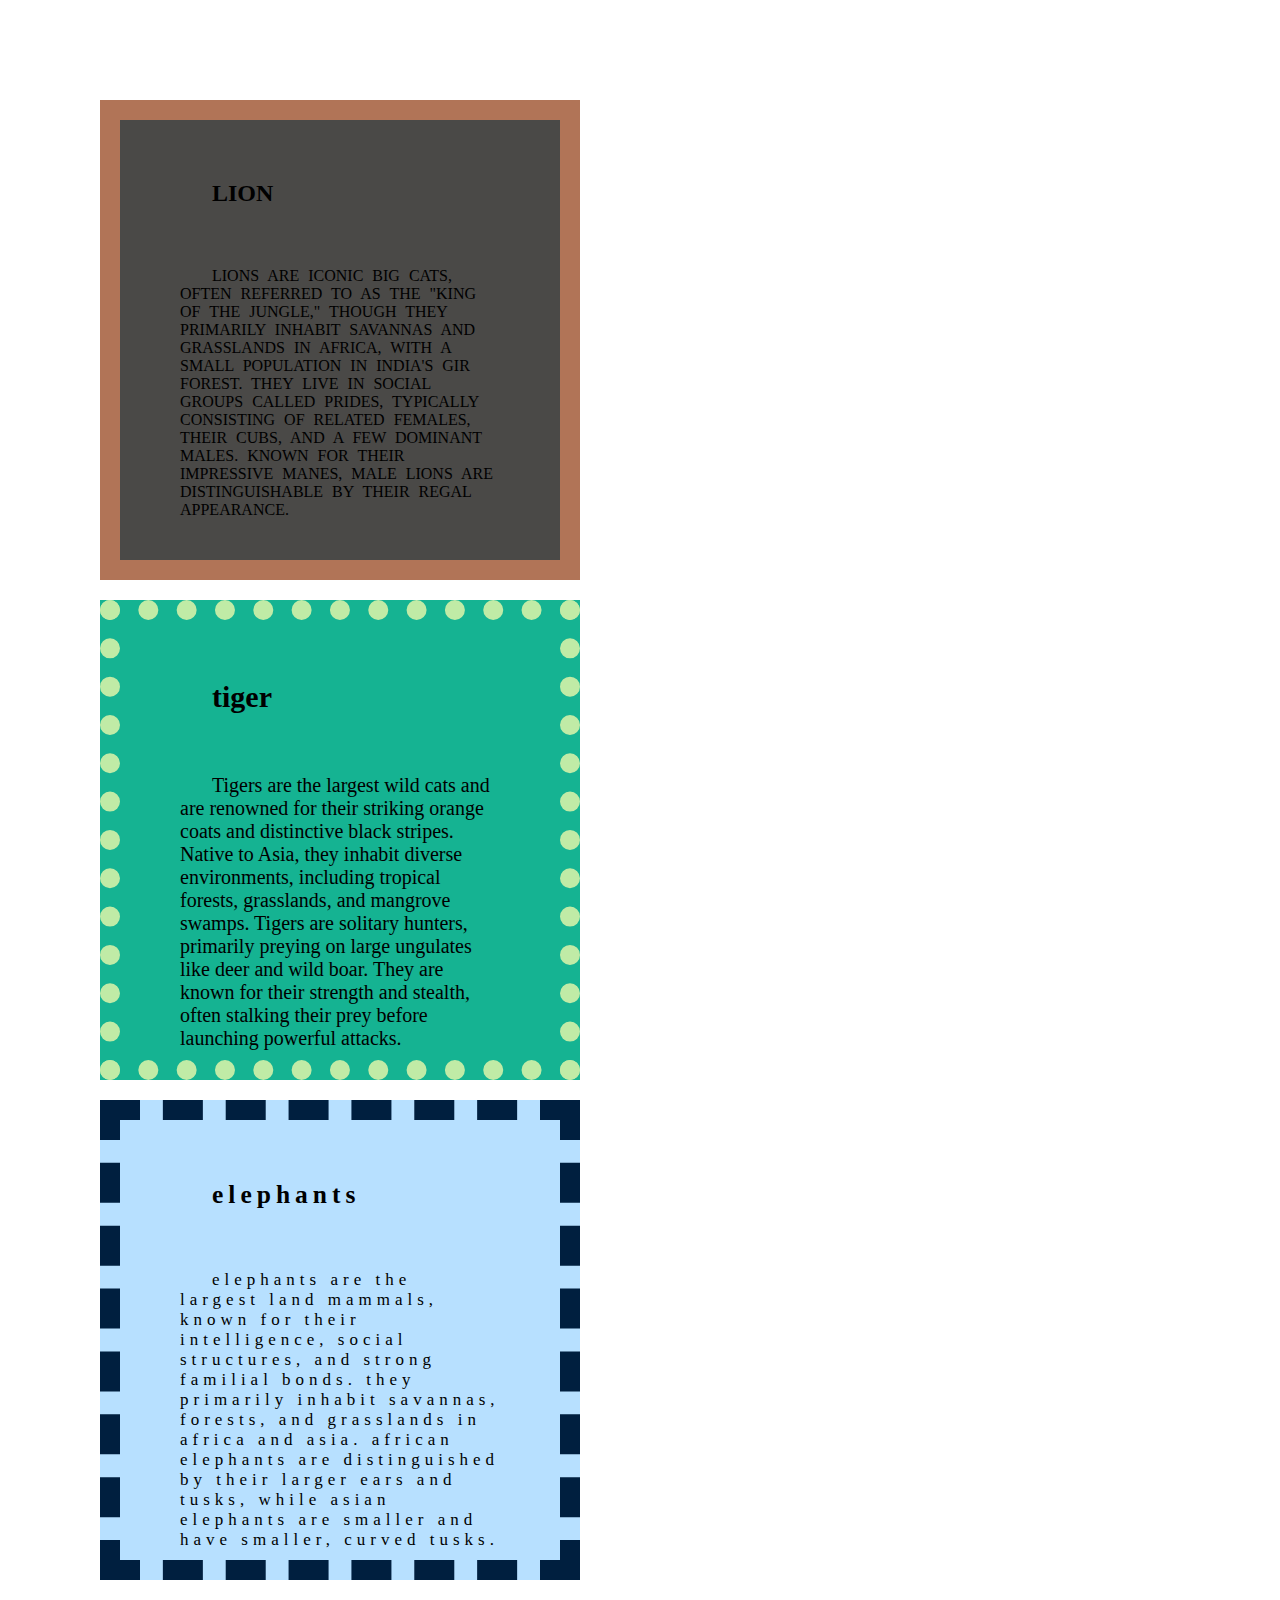
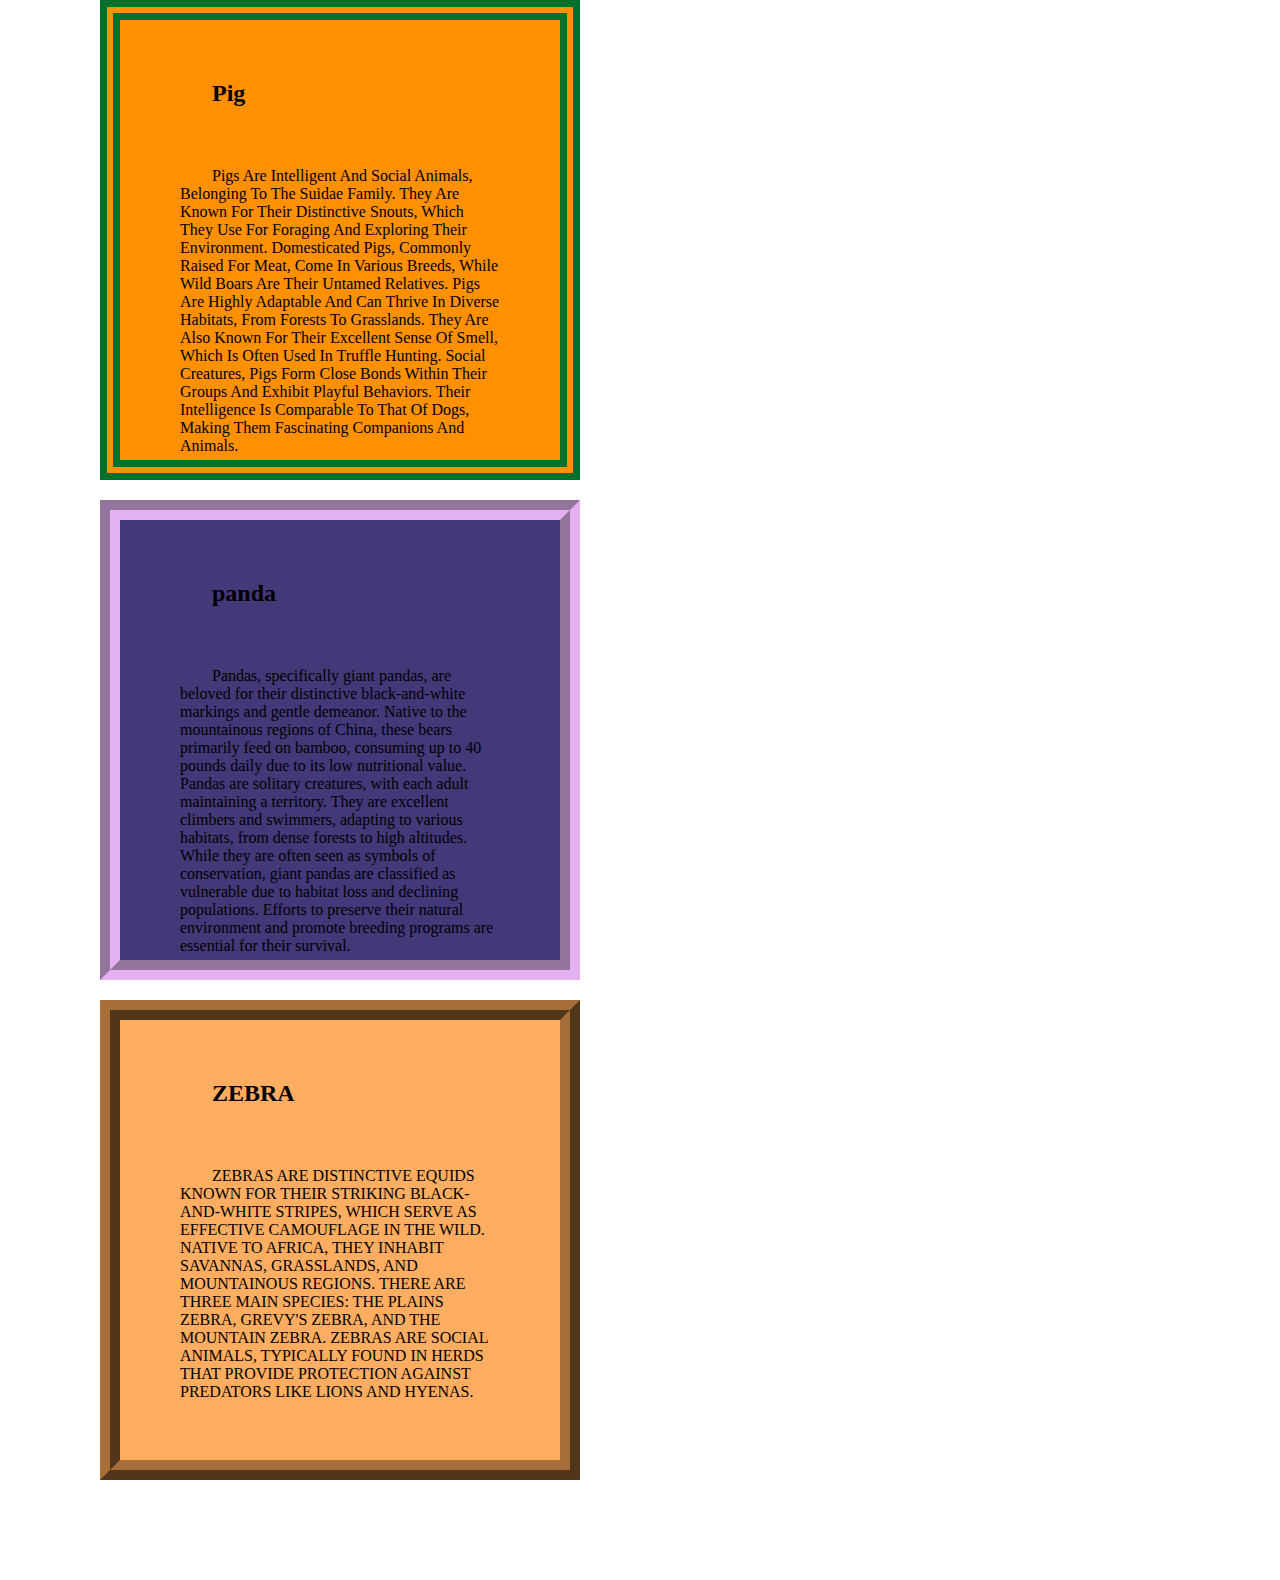
<file: box-modal/box-modal.html>
<!DOCTYPE html>

<html>
<head>
      <title>box-modal</title>
      <style>
	    *{padding:20px;
		  margin:20px;
		  box-size:border-box;
		}
	    .box1{width:400px;
		      height:400px;
		      background-color:#4A4947;
		      border:solid 20px #B17457;
			  text-transform:uppercase;
			  word-spacing:5px;
			  text-indent:10%;
		}
	    .box2{width:400px;
		      height:400px;
		      background-color:#15B392;
		      border:dotted 20px #C0EBA6;
		      font-size:20px;
			  text-indent:10%;
			  }
		.box3{width:400px;
		      height:400px;
		      background-color:#B7E0FF;
		      border:dashed 20px #001F3F;
		      letter-spacing:5px;
			  text-transform:lowercase;
			  font-size:17px;
			  text-indent:10%;
		}
				 
		.box4{width:400px;
		      height:400px;
		      background-color:#FF9100;
		      border:double 20px #00712D;
		      text-transform:capitalize;
			  text-indent:10%;
		}
				 
		.box5{width:400px;
		      height:400px;
		      background-color:#433878;
		      border:groove 20px #E4B1F0;
		      text-indent:10%;
		}
				 
		.box6{width:400px;
		      height:400px;
		      background-color:#FFAD60;
		      border:ridge 20px #A66E38;
		      text-indent:10%;
			  text-transform:uppercase;
		}
		 
	  </style>
</head>
<body>
    <div class="box1">
	  <h2>lion </h2>
      <p>Lions are iconic big cats, often referred to as the "king of the jungle," though they primarily inhabit savannas and grasslands in Africa, with a small population in India's Gir Forest. They live in social groups called prides, typically consisting of related females, their cubs, and a few dominant males. Known for their impressive manes, male lions are distinguishable by their regal appearance.   </p>
    </div>
	<div class="box2">
	  <h2>tiger </h2>
      <p>Tigers are the largest wild cats and are renowned for their striking orange coats and distinctive black stripes. Native to Asia, they inhabit diverse environments, including tropical forests, grasslands, and mangrove swamps. Tigers are solitary hunters, primarily preying on large ungulates like deer and wild boar. They are known for their strength and stealth, often stalking their prey before launching powerful attacks.   </p>
    </div>
	<div class="box3">
	  <h2>elephants </h2>
      <p>Elephants are the largest land mammals, known for their intelligence, social structures, and strong familial bonds. They primarily inhabit savannas, forests, and grasslands in Africa and Asia. African elephants are distinguished by their larger ears and tusks, while Asian elephants are smaller and have smaller, curved tusks. </p>
    </div>
	<div class="box4">
	  <h2>pig </h2>
      <p>Pigs are intelligent and social animals, belonging to the Suidae family. They are known for their distinctive snouts, which they use for foraging and exploring their environment. Domesticated pigs, commonly raised for meat, come in various breeds, while wild boars are their untamed relatives. Pigs are highly adaptable and can thrive in diverse habitats, from forests to grasslands. They are also known for their excellent sense of smell, which is often used in truffle hunting. Social creatures, pigs form close bonds within their groups and exhibit playful behaviors. Their intelligence is comparable to that of dogs, making them fascinating companions and animals. </p>
	</div>
	  <div class="box5">
	  <h2>panda </h2>
      <p>Pandas, specifically giant pandas, are beloved for their distinctive black-and-white markings and gentle demeanor. Native to the mountainous regions of China, these bears primarily feed on bamboo, consuming up to 40 pounds daily due to its low nutritional value. Pandas are solitary creatures, with each adult maintaining a territory. They are excellent climbers and swimmers, adapting to various habitats, from dense forests to high altitudes. While they are often seen as symbols of conservation, giant pandas are classified as vulnerable due to habitat loss and declining populations. Efforts to preserve their natural environment and promote breeding programs are essential for their survival. </p>
	</div>
	  <div class="box6">
	  <h2>zebra </h2>
      <p>Zebras are distinctive equids known for their striking black-and-white stripes, which serve as effective camouflage in the wild. Native to Africa, they inhabit savannas, grasslands, and mountainous regions. There are three main species: the plains zebra, Grevy's zebra, and the mountain zebra. Zebras are social animals, typically found in herds that provide protection against predators like lions and hyenas.  </p>
	</div>
</body>
</html>
</file>
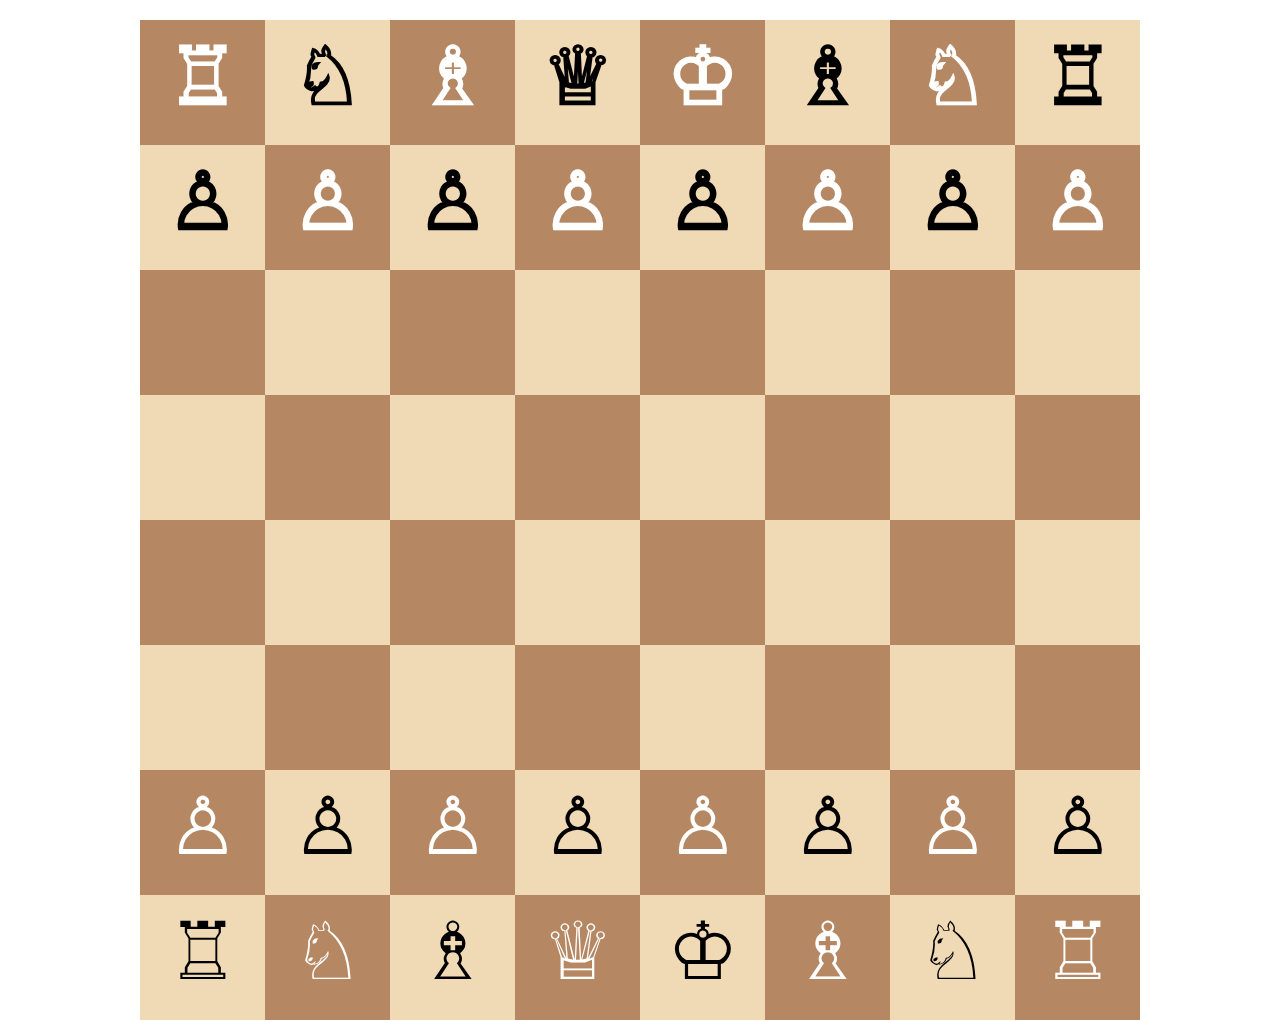
<file: chess-1/chess-game.html>
<!DOCTYPE html>
<html lang="en">
<head>
    <meta charset="UTF-8">
    <meta name="viewport" content="width=device-width, initial-scale=1.0">
    <title>Chess Game</title>
    <link href="css/chess-game.css" rel="stylesheet" type="text/css">
</head>
<body>
    <center>
        <div class="chessboard">
            <div class="row">
                <div class="black">	&#9814</div>
                <div class="white">	&#9816</div>
                <div class="black">	&#9815</div>
                <div class="white">	&#9813</div>
                <div class="black">	&#9812</div>
                <div class="white">	&#9815</div>
                <div class="black">	&#9816</div>
                <div class="white">	&#9814</div>
            </div>
            <div class="row">
                <div class="white">	&#9817</div>
                <div class="black">	&#9817</div>
                <div class="white">	&#9817</div>
                <div class="black">	&#9817</div>
                <div class="white">	&#9817</div>
                <div class="black">	&#9817</div>
                <div class="white">	&#9817</div>
                <div class="black">	&#9817</div>
            </div>
            <div class="row">
                <div class="black"></div>
                <div class="white"></div>
                <div class="black"></div>
                <div class="white"></div>
                <div class="black"></div>
                <div class="white"></div>
                <div class="black"></div>
                <div class="white"></div>
              </div>
              <div class="row">
                <div class="white"></div>
                <div class="black"></div>
                <div class="white"></div>
                <div class="black"></div>
                <div class="white"></div>
                <div class="black"></div>
                <div class="white"></div>
                <div class="black"></div>
              </div>
              <div class="row">
                <div class="black"></div>
                <div class="white"></div>
                <div class="black"></div>
                <div class="white"></div>
                <div class="black"></div>
                <div class="white"></div>
                <div class="black"></div>
                <div class="white"></div>
              </div>
              <div class="row">
                <div class="white"></div>
                <div class="black"></div>
                <div class="white"></div>
                <div class="black"></div>
                <div class="white"></div>
                <div class="black"></div>
                <div class="white"></div>
                <div class="black"></div>
              </div>
              <div class="row">
                <div class="square-black">	&#9817</div>
                <div class="square-white">	&#9817</div>
                <div class="square-black">	&#9817</div>
                <div class="square-white">	&#9817</div>
                <div class="square-black">	&#9817</div>
                <div class="square-white">	&#9817</div>
                <div class="square-black">	&#9817</div>
                <div class="square-white">	&#9817</div>
            </div>
            <div class="row">
                <div class="square-white">	&#9814</div>
                <div class="square-black">	&#9816</div>
                <div class="square-white">	&#9815</div>
                <div class="square-black">	&#9813</div>
                <div class="square-white">	&#9812</div>
                <div class="square-black">	&#9815</div>
                <div class="square-white">	&#9816</div>
                <div class="square-black">	&#9814</div>
            </div>
        </div>
    </center>
</body>
</html>
</file>
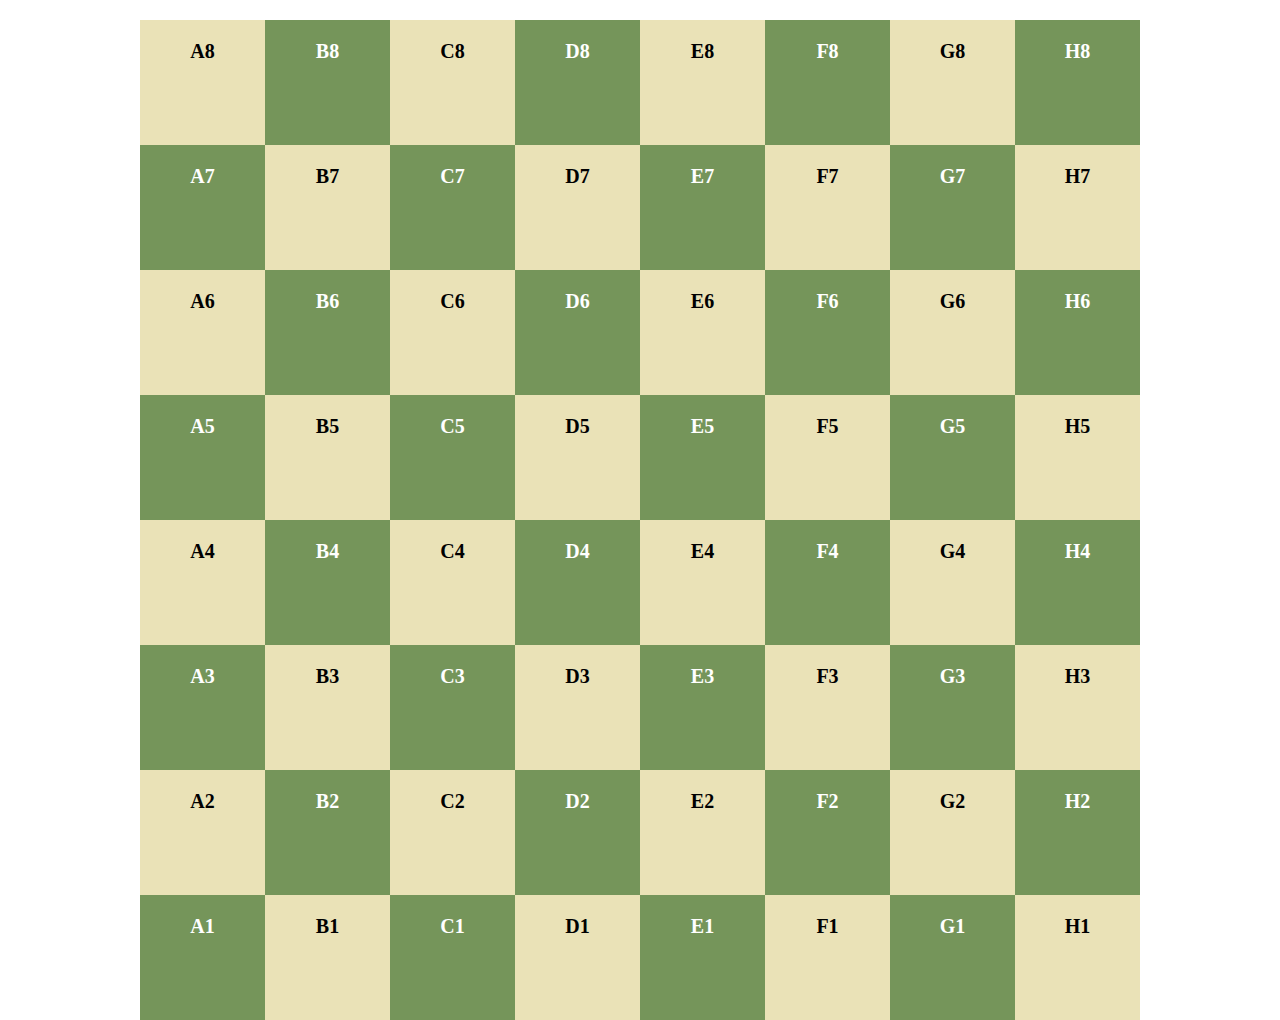
<file: chess-2/chess-board.html>
<!DOCTYPE html>
<html lang="en">
<head>
    <meta charset="UTF-8">
    <meta name="viewport" content="width=device-width, initial-scale=1.0">
    <title>Chess-Board</title>
    <link rel="stylesheet" href="css/chess-board.css">
</head>
<body>
    <center>
        <div class="chessboard">
            <div class="light">A8</div>
            <div class="dark">B8</div>
            <div class="light">C8</div>
            <div class="dark">D8</div>
            <div class="light">E8</div>
            <div class="dark">F8</div>
            <div class="light">G8</div>
            <div class="dark">H8</div>
    
            <div class="dark">A7</div>
            <div class="light">B7</div>
            <div class="dark">C7</div>
            <div class="light">D7</div>
            <div class="dark">E7</div>
            <div class="light">F7</div>
            <div class="dark">G7</div>
            <div class="light">H7</div>
    
            <div class="light">A6</div>
            <div class="dark">B6</div>
            <div class="light">C6</div>
            <div class="dark">D6</div>
            <div class="light">E6</div>
            <div class="dark">F6</div>
            <div class="light">G6</div>
            <div class="dark">H6</div>
    
            <div class="dark">A5</div>
            <div class="light">B5</div>
            <div class="dark">C5</div>
            <div class="light">D5</div>
            <div class="dark">E5</div>
            <div class="light">F5</div>
            <div class="dark">G5</div>
            <div class="light">H5</div>
    
            <div class="light">A4</div>
            <div class="dark">B4</div>
            <div class="light">C4</div>
            <div class="dark">D4</div>
            <div class="light">E4</div>
            <div class="dark">F4</div>
            <div class="light">G4</div>
            <div class="dark">H4</div>
    
            <div class="dark">A3</div>
            <div class="light">B3</div>
            <div class="dark">C3</div>
            <div class="light">D3</div>
            <div class="dark">E3</div>
            <div class="light">F3</div>
            <div class="dark">G3</div>
            <div class="light">H3</div>
    
            <div class="light">A2</div>
            <div class="dark">B2</div>
            <div class="light">C2</div>
            <div class="dark">D2</div>
            <div class="light">E2</div>
            <div class="dark">F2</div>
            <div class="light">G2</div>
            <div class="dark">H2</div>
    
            <div class="dark">A1</div>
            <div class="light">B1</div>
            <div class="dark">C1</div>
            <div class="light">D1</div>
            <div class="dark">E1</div>
            <div class="light">F1</div>
            <div class="dark">G1</div>
            <div class="light">H1</div>
        </div>
    </center>
</body>
</html>
</file>
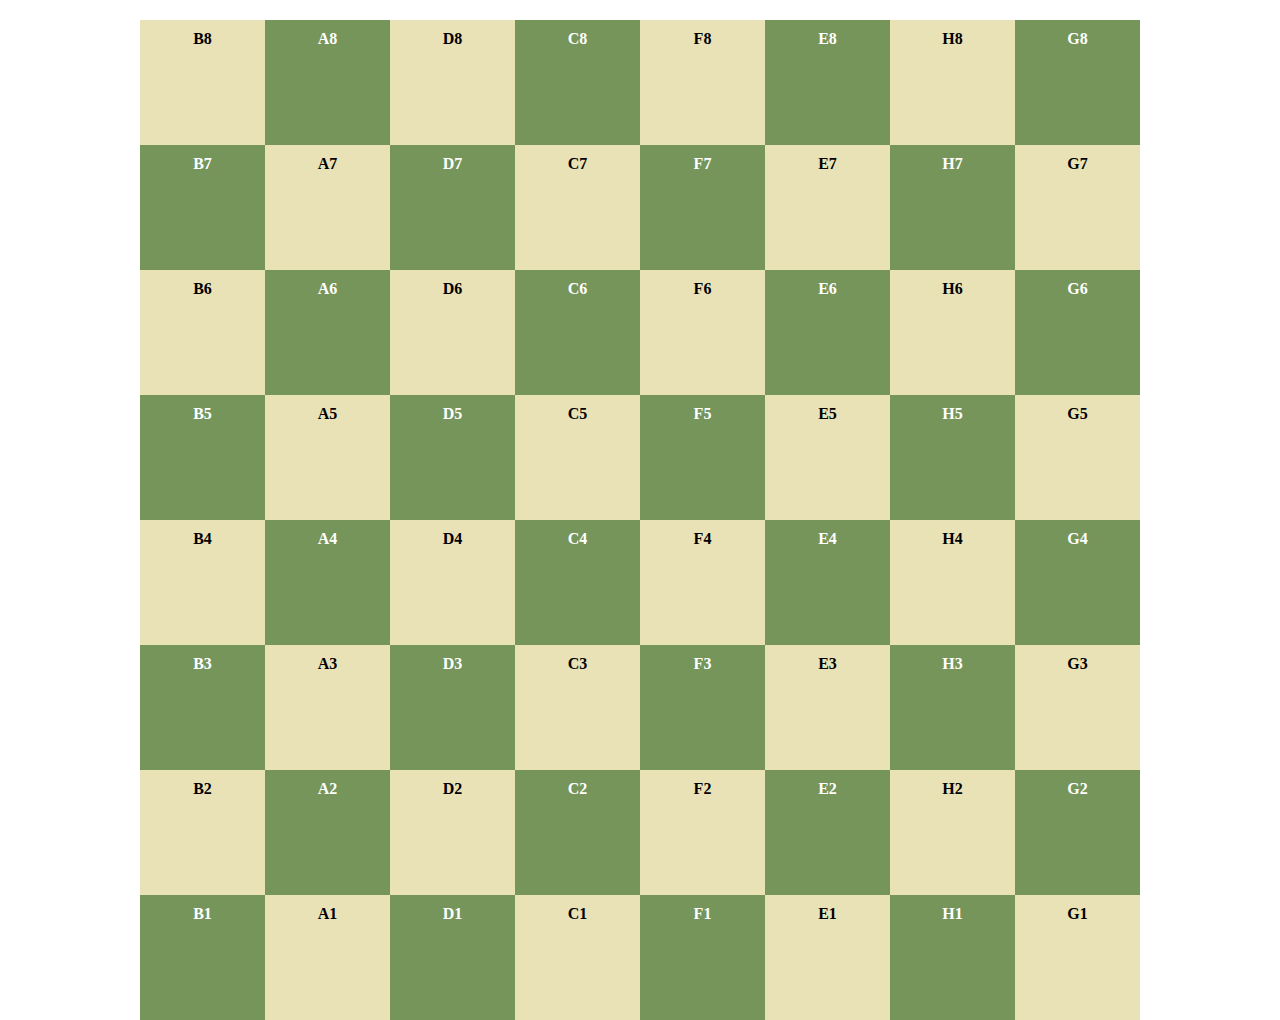
<file: ChessBoard/textchess.html>
<!DOCTYPE html>
<html lang="en">
<head>
    <meta charset="UTF-8">
    <meta name="viewport" content="width=device-width, initial-scale=1.0">
    <title>Chess-Board</title>
    <link rel="stylesheet" href="css/textchess.css">
</head>
<body>
    <center>
        <div class="chessboard">
            <div class="light">B8</div>
            <div class="dark">A8</div>
            <div class="light">D8</div>
            <div class="dark">C8</div>
            <div class="light">F8</div>
            <div class="dark">E8</div>
            <div class="light">H8</div>
            <div class="dark">G8</div>
    
            <div class="dark">B7</div>
            <div class="light">A7</div>
            <div class="dark">D7</div>
            <div class="light">C7</div>
            <div class="dark">F7</div>
            <div class="light">E7</div>
            <div class="dark">H7</div>
            <div class="light">G7</div>
    
            <div class="light">B6</div>
            <div class="dark">A6</div>
            <div class="light">D6</div>
            <div class="dark">C6</div>
            <div class="light">F6</div>
            <div class="dark">E6</div>
            <div class="light">H6</div>
            <div class="dark">G6</div>
    
            <div class="dark">B5</div>
            <div class="light">A5</div>
            <div class="dark">D5</div>
            <div class="light">C5</div>
            <div class="dark">F5</div>
            <div class="light">E5</div>
            <div class="dark">H5</div>
            <div class="light">G5</div>
    
            <div class="light">B4</div>
            <div class="dark">A4</div>
            <div class="light">D4</div>
            <div class="dark">C4</div>
            <div class="light">F4</div>
            <div class="dark">E4</div>
            <div class="light">H4</div>
            <div class="dark">G4</div>
    
            <div class="dark">B3</div>
            <div class="light">A3</div>
            <div class="dark">D3</div>
            <div class="light">C3</div>
            <div class="dark">F3</div>
            <div class="light">E3</div>
            <div class="dark">H3</div>
            <div class="light">G3</div>
    
            <div class="light">B2</div>
            <div class="dark">A2</div>
            <div class="light">D2</div>
            <div class="dark">C2</div>
            <div class="light">F2</div>
            <div class="dark">E2</div>
            <div class="light">H2</div>
            <div class="dark">G2</div>
    
            <div class="dark">B1</div>
            <div class="light">A1</div>
            <div class="dark">D1</div>
            <div class="light">C1</div>
            <div class="dark">F1</div>
            <div class="light">E1</div>
            <div class="dark">H1</div>
            <div class="light">G1</div>
        </div>
    </center>
</body>
</html>
</file>
<file: exam-project/css/fonts.css>
/* nunito-200 - latin */
@font-face {
    font-display: swap; /* Check https://developer.mozilla.org/en-US/docs/Web/CSS/@font-face/font-display for other options. */
    font-family: 'Nunito';
    font-style: normal;
    font-weight: 200;
    src: url('../fonts/nunito-v26-latin-200.eot'); /* IE9 Compat Modes */
    src: url('../fonts/nunito-v26-latin-200.eot?#iefix') format('embedded-opentype'), /* IE6-IE8 */
         url('../fonts/nunito-v26-latin-200.woff2') format('woff2'), /* Chrome 36+, Opera 23+, Firefox 39+, Safari 12+, iOS 10+ */
         url('../fonts/nunito-v26-latin-200.woff') format('woff'), /* Chrome 5+, Firefox 3.6+, IE 9+, Safari 5.1+, iOS 5+ */
         url('../fonts/nunito-v26-latin-200.ttf') format('truetype'), /* Chrome 4+, Firefox 3.5+, IE 9+, Safari 3.1+, iOS 4.2+, Android Browser 2.2+ */
         url('../fonts/nunito-v26-latin-200.svg#Nunito') format('svg'); /* Legacy iOS */
  }
  /* nunito-300 - latin */
  @font-face {
    font-display: swap; /* Check https://developer.mozilla.org/en-US/docs/Web/CSS/@font-face/font-display for other options. */
    font-family: 'Nunito';
    font-style: normal;
    font-weight: 300;
    src: url('../fonts/nunito-v26-latin-300.eot'); /* IE9 Compat Modes */
    src: url('../fonts/nunito-v26-latin-300.eot?#iefix') format('embedded-opentype'), /* IE6-IE8 */
         url('../fonts/nunito-v26-latin-300.woff2') format('woff2'), /* Chrome 36+, Opera 23+, Firefox 39+, Safari 12+, iOS 10+ */
         url('../fonts/nunito-v26-latin-300.woff') format('woff'), /* Chrome 5+, Firefox 3.6+, IE 9+, Safari 5.1+, iOS 5+ */
         url('../fonts/nunito-v26-latin-300.ttf') format('truetype'), /* Chrome 4+, Firefox 3.5+, IE 9+, Safari 3.1+, iOS 4.2+, Android Browser 2.2+ */
         url('../fonts/nunito-v26-latin-300.svg#Nunito') format('svg'); /* Legacy iOS */
  }
  /* nunito-regular - latin */
  @font-face {
    font-display: swap; /* Check https://developer.mozilla.org/en-US/docs/Web/CSS/@font-face/font-display for other options. */
    font-family: 'Nunito';
    font-style: normal;
    font-weight: 400;
    src: url('../fonts/nunito-v26-latin-regular.eot'); /* IE9 Compat Modes */
    src: url('../fonts/nunito-v26-latin-regular.eot?#iefix') format('embedded-opentype'), /* IE6-IE8 */
         url('../fonts/nunito-v26-latin-regular.woff2') format('woff2'), /* Chrome 36+, Opera 23+, Firefox 39+, Safari 12+, iOS 10+ */
         url('../fonts/nunito-v26-latin-regular.woff') format('woff'), /* Chrome 5+, Firefox 3.6+, IE 9+, Safari 5.1+, iOS 5+ */
         url('../fonts/nunito-v26-latin-regular.ttf') format('truetype'), /* Chrome 4+, Firefox 3.5+, IE 9+, Safari 3.1+, iOS 4.2+, Android Browser 2.2+ */
         url('../fonts/nunito-v26-latin-regular.svg#Nunito') format('svg'); /* Legacy iOS */
  }
  /* nunito-500 - latin */
  @font-face {
    font-display: swap; /* Check https://developer.mozilla.org/en-US/docs/Web/CSS/@font-face/font-display for other options. */
    font-family: 'Nunito';
    font-style: normal;
    font-weight: 500;
    src: url('../fonts/nunito-v26-latin-500.eot'); /* IE9 Compat Modes */
    src: url('../fonts/nunito-v26-latin-500.eot?#iefix') format('embedded-opentype'), /* IE6-IE8 */
         url('../fonts/nunito-v26-latin-500.woff2') format('woff2'), /* Chrome 36+, Opera 23+, Firefox 39+, Safari 12+, iOS 10+ */
         url('../fonts/nunito-v26-latin-500.woff') format('woff'), /* Chrome 5+, Firefox 3.6+, IE 9+, Safari 5.1+, iOS 5+ */
         url('../fonts/nunito-v26-latin-500.ttf') format('truetype'), /* Chrome 4+, Firefox 3.5+, IE 9+, Safari 3.1+, iOS 4.2+, Android Browser 2.2+ */
         url('../fonts/nunito-v26-latin-500.svg#Nunito') format('svg'); /* Legacy iOS */
  }
  /* nunito-600 - latin */
  @font-face {
    font-display: swap; /* Check https://developer.mozilla.org/en-US/docs/Web/CSS/@font-face/font-display for other options. */
    font-family: 'Nunito';
    font-style: normal;
    font-weight: 600;
    src: url('../fonts/nunito-v26-latin-600.eot'); /* IE9 Compat Modes */
    src: url('../fonts/nunito-v26-latin-600.eot?#iefix') format('embedded-opentype'), /* IE6-IE8 */
         url('../fonts/nunito-v26-latin-600.woff2') format('woff2'), /* Chrome 36+, Opera 23+, Firefox 39+, Safari 12+, iOS 10+ */
         url('../fonts/nunito-v26-latin-600.woff') format('woff'), /* Chrome 5+, Firefox 3.6+, IE 9+, Safari 5.1+, iOS 5+ */
         url('../fonts/nunito-v26-latin-600.ttf') format('truetype'), /* Chrome 4+, Firefox 3.5+, IE 9+, Safari 3.1+, iOS 4.2+, Android Browser 2.2+ */
         url('../fonts/nunito-v26-latin-600.svg#Nunito') format('svg'); /* Legacy iOS */
  }
  /* nunito-700 - latin */
  @font-face {
    font-display: swap; /* Check https://developer.mozilla.org/en-US/docs/Web/CSS/@font-face/font-display for other options. */
    font-family: 'Nunito';
    font-style: normal;
    font-weight: 700;
    src: url('../fonts/nunito-v26-latin-700.eot'); /* IE9 Compat Modes */
    src: url('../fonts/nunito-v26-latin-700.eot?#iefix') format('embedded-opentype'), /* IE6-IE8 */
         url('../fonts/nunito-v26-latin-700.woff2') format('woff2'), /* Chrome 36+, Opera 23+, Firefox 39+, Safari 12+, iOS 10+ */
         url('../fonts/nunito-v26-latin-700.woff') format('woff'), /* Chrome 5+, Firefox 3.6+, IE 9+, Safari 5.1+, iOS 5+ */
         url('../fonts/nunito-v26-latin-700.ttf') format('truetype'), /* Chrome 4+, Firefox 3.5+, IE 9+, Safari 3.1+, iOS 4.2+, Android Browser 2.2+ */
         url('../fonts/nunito-v26-latin-700.svg#Nunito') format('svg'); /* Legacy iOS */
  }
  /* nunito-800 - latin */
  @font-face {
    font-display: swap; /* Check https://developer.mozilla.org/en-US/docs/Web/CSS/@font-face/font-display for other options. */
    font-family: 'Nunito';
    font-style: normal;
    font-weight: 800;
    src: url('../fonts/nunito-v26-latin-800.eot'); /* IE9 Compat Modes */
    src: url('../fonts/nunito-v26-latin-800.eot?#iefix') format('embedded-opentype'), /* IE6-IE8 */
         url('../fonts/nunito-v26-latin-800.woff2') format('woff2'), /* Chrome 36+, Opera 23+, Firefox 39+, Safari 12+, iOS 10+ */
         url('../fonts/nunito-v26-latin-800.woff') format('woff'), /* Chrome 5+, Firefox 3.6+, IE 9+, Safari 5.1+, iOS 5+ */
         url('../fonts/nunito-v26-latin-800.ttf') format('truetype'), /* Chrome 4+, Firefox 3.5+, IE 9+, Safari 3.1+, iOS 4.2+, Android Browser 2.2+ */
         url('../fonts/nunito-v26-latin-800.svg#Nunito') format('svg'); /* Legacy iOS */
  }
  /* nunito-900 - latin */
  @font-face {
    font-display: swap; /* Check https://developer.mozilla.org/en-US/docs/Web/CSS/@font-face/font-display for other options. */
    font-family: 'Nunito';
    font-style: normal;
    font-weight: 900;
    src: url('../fonts/nunito-v26-latin-900.eot'); /* IE9 Compat Modes */
    src: url('../fonts/nunito-v26-latin-900.eot?#iefix') format('embedded-opentype'), /* IE6-IE8 */
         url('../fonts/nunito-v26-latin-900.woff2') format('woff2'), /* Chrome 36+, Opera 23+, Firefox 39+, Safari 12+, iOS 10+ */
         url('../fonts/nunito-v26-latin-900.woff') format('woff'), /* Chrome 5+, Firefox 3.6+, IE 9+, Safari 5.1+, iOS 5+ */
         url('../fonts/nunito-v26-latin-900.ttf') format('truetype'), /* Chrome 4+, Firefox 3.5+, IE 9+, Safari 3.1+, iOS 4.2+, Android Browser 2.2+ */
         url('../fonts/nunito-v26-latin-900.svg#Nunito') format('svg'); /* Legacy iOS */
  }
</file>
<file: exam-project/css/style.css>
/* ====================default/common css============================= */
* {
    margin: 0;
    padding: 0;
    box-sizing: border-box;
}

body {
    font-family: 'nunito';
}

a {
    text-decoration: none;
    margin: 12px 12px;
    display: inline-block;
}

body {
    font-family: Nunito;
}

img {
    max-width: 100%;
    display: block;
}

li {
    list-style: none;
}

.container {
    max-width: 1120px;
    margin-left: auto;
    margin-right: auto;
}

.row {
    display: flex;
    flex-wrap: wrap;
    margin-right: -12px;
    margin-left: -12px;
}

.align-items-center {
    align-items: center;
}

.justify-between {
    justify-content: space-between;
}

.relative {
    position: relative;
}

.col-1 {
    width: 8.33%;
}

.col-2 {
    width: 16.66%;
}

.col-3 {
    width: 25%;
}

.col-4 {
    width: 33.33%;
}

.col-5 {
    width: 41.66%;
}

.col-6 {
    width: 50%;
}

.col-7 {
    width: 58.33%;
}

.col-8 {
    width: 66.66%;
}

.col-9 {
    width: 75%;
}

.col-10 {
    width: 83.33%;
}

.col-11 {
    width: 91.66%;
}

.col-12 {
    width: 100%;
}

.text-center {
    text-align: center;
}

.d-flex {
    display: flex;
}

/* ====================== HEADER ==================== */
header {
    background-color: #000000;
    padding: 20px;
    z-index: 1;
    width: 100%;
    display: inline-block;
    margin-bottom: 50px;
}

header ul {
    list-style: none;
}

header nav ul a {
    font-size: 13px;
    text-transform: uppercase;
    color: white;
    opacity: 0.3;
    font-weight: 500;
    transition: 0.5s;
}

header nav ul a.active,
header nav ul a:hover {
    transition: 0.5s;
    opacity: 1;
}

header .row {
    align-items: center;
    justify-content: space-between;
}

.header-icon ul a i {
    display: inline-block;
    height: 36px;
    width: 36px;
    line-height: 36px;
    font-size: 14px;
    color: rgba(22, 28, 45);
    border-radius: 50%;
    background-color: white;
    text-align: center;
}

/* ------------------------footer------------------------------ */
footer {
    background-color: #000000;
}

.foot-info {
    justify-content: center;
    padding: 60px 0px;
    text-align: center;
}

.foot-data h5 {
    color: rgb(243, 244, 246);
    font-size: 16px;
    font-weight: 600;
    letter-spacing: 1px;
    line-height: 24px;
}

.foot-data p {
    color: rgb(229, 231, 235);
    font-size: 16px;
    line-height: 26px;
    margin-top: 10px;
}

.foot-logo img {
    margin: 0 auto;
    margin-top: 50px;
}

.foot-logo p {
    color: rgb(229, 231, 235);
    line-height: 26px;
    max-width: 52%;
    margin: 30px auto;
}

.foot-logo i {
    border-radius: 6px;
    color: white;
    height: 32px;
    line-height: 32px;
    width: 32px;
    text-align: center;
    letter-spacing: 0.4px;
    font-weight: 500;
    transition: all 0.5s;
}

.foot-logo i:hover {
    background-color: #4F46E5;

}

.copyryt {
    padding: 30px 0px;
    margin-top: 50px;
}

.copyryt .fa-heart {
    color: red;
    border: none;
}
</file>
<file: Health-1/font/lato/stylesheet.css>
@font-face {
    font-family: 'Lato';
    src: url('Lato-Regular.woff2') format('woff2'),
        url('Lato-Regular.woff') format('woff');
    font-weight: normal;
    font-style: normal;
    font-display: swap;
}

@font-face {
    font-family: 'Lato';
    src: url('Lato-Light.woff2') format('woff2'),
        url('Lato-Light.woff') format('woff');
    font-weight: 300;
    font-style: normal;
    font-display: swap;
}

@font-face {
    font-family: 'Lato';
    src: url('Lato-Black.woff2') format('woff2'),
        url('Lato-Black.woff') format('woff');
    font-weight: 900;
    font-style: normal;
    font-display: swap;
}

@font-face {
    font-family: 'Lato Hairline';
    src: url('Lato-Hairline.woff2') format('woff2'),
        url('Lato-Hairline.woff') format('woff');
    font-weight: 300;
    font-style: normal;
    font-display: swap;
}

@font-face {
    font-family: 'Lato';
    src: url('Lato-Bold.woff2') format('woff2'),
        url('Lato-Bold.woff') format('woff');
    font-weight: bold;
    font-style: normal;
    font-display: swap;
}
</file>
<file: Health-1/css/style.css>
* {
    margin: 0;
    padding: 0;
    box-sizing: border-box;
}

body {
    font-family: 'Lato';
}

i {
    font-size: 12px;
}

a {
    text-decoration: none;
    display: inline-block;
}

li {
    list-style: none;
}

.d-flex {
    display: flex;
}

.row {
    display: flex;
    flex-wrap: wrap;
}

.container {
    max-width: 1320px;
    margin: 0 auto;
    padding: 0 15px;
}

.align-items-center {
    align-items: center;
}

.justify-between {
    justify-content: space-between;
}

.relative {
    position: relative;
}

.col-1 {
    width: 8.33%;
}

.col-2 {
    width: 16.66%;
}

.col-3 {
    width: 25%;
}

.col-4 {
    width: 33.33%;
}

.col-5 {
    width: 41.66%;
}

.col-6 {
    width: 50%;
}

.col-7 {
    width: 58.33%;
}

.col-8 {
    width: 66.66%;
}

.col-9 {
    width: 75%;
}

.col-10 {
    width: 83.33%;
}

.col-11 {
    width: 91.66%;
}

.col-12 {
    width: 100%;
}

/* HEADER */

header {
    background: #ffffff;
    border-bottom: 1px solid #f2f2f2;
    height: 50px;
}

header p {
    font-size: 12px;
    line-height: 24px;
    padding-top: 15px;
    color: #757575;
    margin-left: 40px;
}

header a,
header span {
    font-weight: 500;
    display: inline-block;
    padding: 8px 15px;
    font-size: 12px;
    line-height: 24px;
    color: #747474;
}

.header-info {
    text-align: end;
}

header span .date-icon {
    border-left: 1px solid #f2f2f2;
    border-right: 1px solid #f2f2f2;
    padding-right: 19px;
    padding-left: 19px;
    height: 46px;
}

header span i {
    color: #a5c422;
    margin-right: 5px;
}

header a i {
    color: #a5c422;
}

.email-icon a:hover {
    color: #a5c422;
}

/* MENU */
.menu-info {
    background-color: #fff;
    z-index: 1;
    height: 70px;
    padding: 10px 20px;
    box-shadow: 0 2px 8px rgba(0, 0, 0, .075);
}

.menu {
    margin-left: 250px;
    display: block;
}

.menu-header h2:first-letter {
    background-color: #a5c422;
    color: white;
    border-radius: 20%;
    padding: 0 6px;
}

.menu-head {
    padding: 15px 15px;
    font-size: 18px;
    line-height: 20px;
    color: #393939;
}

.menu li a {
    font-size: 12px;
    padding: 20px 20px;
    color: #393939;
    display: block;
}

.menu li a:hover {
    color: #555;
}

.appointment-btn .button {
    background-color: #a5c422;
    border-radius: 3px;
    font-weight: 600;
    padding: 12px 12px;
    margin-top: 5px;
    color: #fff;
}

.appointment-btn .button:hover {
    color: #fff;
    background-color: #337AB7;
}

.ri-menu-line {
    display: none;
    position: relative;
}

/* BANNER */

.banner {
    background-image: url(../img/slider1.jpg);
    min-height: 100vh;
    background-size: cover;
}

.banner .banner-data {
    text-align: center;
}

.banner .banner-data h3 {
    color: #ffffff;
    font-size: 14px;
    letter-spacing: 3px;
    text-transform: uppercase;
    margin-top: 50px;
}

.banner .banner-data h1 {
    color: #ffffff;
    padding: 0px 0px 10px;
    margin: 0px 0px 10px;
    font-size: 70px;
}

.banner-data .btn {
    background: #a5c422;
    border: 0;
    border-radius: 3px;
    font-weight: 500;
    padding: 14px 20px;
    transition: transform 0.1s ease-in;
    transform: translateX(0);
}

.banner-data .btn a {
    color: #ffffff;
}

.banner-data .btn:hover {
    background-color: #e6e6e6;
    border-color: #adadad;
    transform: translateY(-5px);
}

.banner-data .btn a:hover {
    color: #000000;
}

/* ABOUT */

.about {
    background: url(../img/about-bg.jpg) no-repeat top center;
    background-size: cover;
    padding: 150px 50px;
}

.about-info h2 {
    font-size: 42px;
    margin: 20px 0px 10px;
    padding: 0px 0px 10px;
    color: #272727;
}

.about-info h2 i {
    font-size: 42px;
    color: #fff;
    background-color: #272727;
    border-radius: 5px;
}

.about-info p {
    color: #757575;
    font-size: 14px;
    line-height: 24px;
    margin: 0 0 10px;
}

.author-img img {
    border-radius: 100%;
    width: 65px;
    height: 65px;
    margin-top: 15px;
}

.author-img h4 {
    font-size: 25px;
    line-height: 19px;
    margin: 20px 0 0 10px;
}

.author-img p {
    color: #757575;
    font-size: 14px;
    font-weight: normal;
    margin: 5px 10px;
    line-height: 24px;
}

/* TEAM */

.team h2 {
    font-size: 42px;
    margin: 20px 0px 10px;
    padding: 0px 0px 10px;
    color: #272727;
}

.team img {
    width: 360px;
    height: 530px;
}

.team-info {
    padding: 20px 30px 0;
    background-color: #f7f4f4;
    font-size: 14px;
    width: 360px;
    height: 234px;
    border-bottom-right-radius: 10px;
    border-bottom-left-radius: 10px;
    margin-bottom: 100px;
}

.team-info h3 {
    font-size: 25px;
    margin-top: 20px;
    color: #333333;
}

.team-info p {
    color: #757575;
    font-size: 14px;
    font-weight: normal;
    line-height: 24px;
    margin: 0px 0px 10px;
}

.team-contact {
    border-top: 1px solid #e9e9e9;
    padding-top: 20px;
    margin-top: 24px;
}

.team-contact p a {
    color: #757575;
    font-size: 14px;
    font-weight: normal;
    line-height: 24px;
}

/* NEWS */

.news-section h2 {
    font-size: 42px;
    text-align: center;
    padding: 20px;
    padding-top: 100px;
    color: #272727;
}

.news-section {
    background-color: #f7f4f4;
}

.news-section img {
    border-top-right-radius: 10px;
    border-top-left-radius: 10px;
}

.news-info {
    padding: 30px;
    text-align: left;
    background-color: #ffffff;
    width: 360px;
    height: 322px;
    margin-bottom: 100px;
    border-bottom-right-radius: 10px;
    border-bottom-left-radius: 10px;
}

.news-info span {
    display: block;
    letter-spacing: 0.5px;
    font-size: 14px;
    color: #333333;
}

.news-info h3 a {
    color: #252525;
    transition: 0.5s;
    font-size: 25px;
    width: 100%;
    margin-top: 15px;
}

.news-info h3 a:hover {
    color: #9acd32;
}

.news-info p {
    color: #757575;
    font-size: 14px;
    margin-top: 10px;
    line-height: 24px;
}

.author {
    border-top: 1px solid #e9e9e9;
    padding-top: 20px;
    margin-top: 24px;
    width: 300px;
    height: 85px;
}

.author img {
    width: 65px;
    height: 65px;
    margin-right: 10px;
    border-radius: 50%;
}

.author-info h5 {
    font-size: 20px;
    margin: 10px 0px 0px;
    color: #333333;
}

.author-info p {
    color: #757575;
    font-size: 14px;
    line-height: 24px;
    margin: 0px 0px 10px;
}

/* MAKE AN APPOINTMENT */

.appointement-title h2 {
    color: #272727;
    font-size: 42px;
    padding-top: 100px;
    padding-bottom: 50px;
}

.make-appointment img {
    padding-top: 150px;
}

.appointement-info .form-control {
    color: #393939;
    font-size: 14px;
    margin: 0px 0px 5px;
    margin-top: 10px;
    font-weight: 500;
}

.appointement-info .form-control {
    background: #f9f9f9;
    border: none;
    border-radius: 3px;
    font-size: 14px;
    font-weight: normal;
    margin-bottom: 15px;
    padding: 20px 15px;
}


.form-control {
    width: 95%;
    display: block;
    padding: 6px 12px;
    color: #555;
}

.appointement-info button {
    background-color: #a5c422;
    color: #ffffff;
    font-weight: 600;
    height: 55px;
    width: 100%;
    margin-bottom: 50px;
    border: none;
    border-radius: 3px;
    font-size: 20px;
}

.appointement-info button:hover {
    background-color: #555;
}

/* FOOTER */

footer {
    padding: 80px 50px;
}

.footer-thumb h4 {
    padding-bottom: 5px;
    color: #454545;
    font-weight: 600;
    font-size: 28px;
    padding: 0px 0px 5px;
    margin: 10px 0px;
}

.contact-information,
.footer-thumb p {
    color: #757575;
    font-size: 14px;
    margin-top: 15px;
    width: 300px;
}

.contact-information p i {
    margin-right: 10px;
}

.contact-information a {
    color: #757575;
    font-size: 14px;
    margin: 0px 0px 15px;
}

.contact-information a:hover {
    color: #337ab7;
}

.stories-image,
.latest-stories {
    margin-right: 15px;
    margin-bottom: 10px;
}

.stories-image img {
    border-radius: 100%;
    width: 65px;
    height: 65px;
}

.stories-info a {
    color: #757575;
    font-size: 18px;
    margin: 10px 0px 2px;
}

.stories-info a:hover {
    color: #337ab7;
}

.stories-info span {
    display: block;
    font-size: 12px;
    color: #858585;
    margin-top: 5px;
}

.Opening-section h4 {
    padding-bottom: 5px;
    color: #454545;
    font-weight: 600;
    font-size: 28px;
    padding: 0px 0px 5px;
    margin: 10px 0px;
}

.Opening-section p,
span {
    line-height: 18px;
    color: #757575;
    font-size: 14px;
    font-weight: normal;
    margin: 0 0 10px;
}

.Opening-section span {
    font-weight: 500;
    display: inline-block;
    padding-left: 15px;
}

.Opening-section .social-icon i {
    font-size: 18px;
    padding: 8px;
    border-radius: 50%;
    display: inline-block;
}

.Opening-section .social-icon i:hover {
    background-color: #10507a;
    color: #fff;
}

.border-top {
    border-top: 1px solid #f2f2f2;
    margin-top: 64px;
    padding-top: 40px;
    width: 100%;
}

.copyright-text p,
.footer-link a {
    color: #858585;
    font-size: 12px;
    font-weight: 500;
}

.copyright-text a {
    color: #757575;
}

.copyright-text a:hover {
    color: #337ab7;
}

.footer-link a {
    color: #858585;
    font-size: 12px;
    padding-left: 30px;
    font-weight: 600;
}

.footer-link a:hover {
    color: #337ab7;
}

.up-btn a {
    background: #ffffff;
    border: 1px solid #f2f2f2;
    border-radius: 3px;
    font-size: 20px;
    color: #393939;
    display: inline-block;
    width: 40px;
    height: 40px;
    line-height: 38px;
    transition: transform 0.1s ease-in;
    transform: translateX(0);
    margin-left: 80px;
}

.up-btn i {
    font-weight: 800;
    margin-left: 10px;
    font-size: 20px;
}

.up-btn a:hover {
    background-color: #337ab7;
    color: #fff;
}
</file>
<file: Health-1/css/min-width.css>
/* SM*/
@media (min-width: 576px) {
    .container {
        max-width: 540px;
    }

    /* MENU */
    .ri-menu-line {
        display: block;
        color: black;
        font-size: 25px;
        position: absolute;
        top: 65px;
        right: 40px;
    }

    .menu li a,
    .appointment-btn .button {
        display: none;
    }
}

/* MD*/
@media (min-width: 768px) {
    .container {
        max-width: 720px;
    }

    .col-md-6 {
        width: 50%;
    }

    /* MENU */
    .ri-menu-line {
        display: block;
        color: black;
        font-size: 25px;
        position: absolute;
        top: 65px;
        right: 40px;
    }

    .menu li a,
    .appointment-btn .button {
        display: none;
    }
}

/* LG*/
@media (min-width: 992px) {
    .container {
        max-width: 960px;
    }

    .col-lg-12 {
        width: 100%;
    }

    /* MENU */
    .ri-menu-line {
        display: block;
        color: black;
        font-size: 25px;
        position: absolute;
        top: 65px;
        right: 40px;
    }

    .menu li a,
    .appointment-btn .button {
        display: none;
    }
}

/* XL*/
@media (min-width: 1200px) {
    .container {
        max-width: 1140px;
    }

    .col-xl-4 {
        width: 33.33%;
    }

    .col-xl-6 {
        width: 50%;
    }

    /* MENU */
    .ri-menu-line {
        display: none;
    }

    .menu-info nav,
    .menu li a,
    .appointment-btn .button {
        display: block;
    }

}

/* XXL*/
@media (min-width: 1400px) {
    .container {
        max-width: 1320px;
    }

    /* MENU */
    .ri-menu-line {
        display: none;
        color: black;
        font-size: 25px;
        position: absolute;
        top: 65px;
        right: 40px;
    }

    .menu-info nav {
        display: block;
    }

    .menu li a,
    .appointment-btn .button {
        display: block;
    }
}
</file>
<file: dojek-1/dojek-1/dojek/font/inter/stylesheet.css>
@font-face {
    font-family: 'Inter 18pt';
    src: url('Inter18pt-Light.woff2') format('woff2'),
        url('Inter18pt-Light.woff') format('woff');
    font-weight: 300;
    font-style: normal;
    font-display: swap;
}

@font-face {
    font-family: 'Inter 18pt';
    src: url('Inter18pt-ExtraBold.woff2') format('woff2'),
        url('Inter18pt-ExtraBold.woff') format('woff');
    font-weight: bold;
    font-style: normal;
    font-display: swap;
}

@font-face {
    font-family: 'Inter 18pt';
    src: url('Inter18pt-Bold.woff2') format('woff2'),
        url('Inter18pt-Bold.woff') format('woff');
    font-weight: bold;
    font-style: normal;
    font-display: swap;
}

@font-face {
    font-family: 'Inter 18pt';
    src: url('Inter18pt-Black.woff2') format('woff2'),
        url('Inter18pt-Black.woff') format('woff');
    font-weight: 900;
    font-style: normal;
    font-display: swap;
}

@font-face {
    font-family: 'Inter 18pt';
    src: url('Inter18pt-Medium.woff2') format('woff2'),
        url('Inter18pt-Medium.woff') format('woff');
    font-weight: 500;
    font-style: normal;
    font-display: swap;
}

@font-face {
    font-family: 'Inter 18pt';
    src: url('Inter18pt-ExtraLight.woff2') format('woff2'),
        url('Inter18pt-ExtraLight.woff') format('woff');
    font-weight: 200;
    font-style: normal;
    font-display: swap;
}

@font-face {
    font-family: 'Inter 18pt';
    src: url('Inter18pt-Thin.woff2') format('woff2'),
        url('Inter18pt-Thin.woff') format('woff');
    font-weight: 100;
    font-style: normal;
    font-display: swap;
}

@font-face {
    font-family: 'Inter 24pt';
    src: url('Inter24pt-ExtraBold.woff2') format('woff2'),
        url('Inter24pt-ExtraBold.woff') format('woff');
    font-weight: bold;
    font-style: normal;
    font-display: swap;
}

@font-face {
    font-family: 'Inter 18pt';
    src: url('Inter18pt-Regular.woff2') format('woff2'),
        url('Inter18pt-Regular.woff') format('woff');
    font-weight: normal;
    font-style: normal;
    font-display: swap;
}

@font-face {
    font-family: 'Inter 24pt';
    src: url('Inter24pt-Black.woff2') format('woff2'),
        url('Inter24pt-Black.woff') format('woff');
    font-weight: 900;
    font-style: normal;
    font-display: swap;
}

@font-face {
    font-family: 'Inter 18pt';
    src: url('Inter18pt-SemiBold.woff2') format('woff2'),
        url('Inter18pt-SemiBold.woff') format('woff');
    font-weight: 600;
    font-style: normal;
    font-display: swap;
}

@font-face {
    font-family: 'Inter 24pt';
    src: url('Inter24pt-Light.woff2') format('woff2'),
        url('Inter24pt-Light.woff') format('woff');
    font-weight: 300;
    font-style: normal;
    font-display: swap;
}

@font-face {
    font-family: 'Inter 24pt';
    src: url('Inter24pt-Bold.woff2') format('woff2'),
        url('Inter24pt-Bold.woff') format('woff');
    font-weight: bold;
    font-style: normal;
    font-display: swap;
}

@font-face {
    font-family: 'Inter 24pt';
    src: url('Inter24pt-ExtraLight.woff2') format('woff2'),
        url('Inter24pt-ExtraLight.woff') format('woff');
    font-weight: 200;
    font-style: normal;
    font-display: swap;
}

@font-face {
    font-family: 'Inter 28pt';
    src: url('Inter28pt-Bold.woff2') format('woff2'),
        url('Inter28pt-Bold.woff') format('woff');
    font-weight: bold;
    font-style: normal;
    font-display: swap;
}

@font-face {
    font-family: 'Inter 24pt';
    src: url('Inter24pt-SemiBold.woff2') format('woff2'),
        url('Inter24pt-SemiBold.woff') format('woff');
    font-weight: 600;
    font-style: normal;
    font-display: swap;
}

@font-face {
    font-family: 'Inter 28pt';
    src: url('Inter28pt-ExtraBold.woff2') format('woff2'),
        url('Inter28pt-ExtraBold.woff') format('woff');
    font-weight: bold;
    font-style: normal;
    font-display: swap;
}

@font-face {
    font-family: 'Inter 24pt';
    src: url('Inter24pt-Medium.woff2') format('woff2'),
        url('Inter24pt-Medium.woff') format('woff');
    font-weight: 500;
    font-style: normal;
    font-display: swap;
}

@font-face {
    font-family: 'Inter 24pt';
    src: url('Inter24pt-Thin.woff2') format('woff2'),
        url('Inter24pt-Thin.woff') format('woff');
    font-weight: 100;
    font-style: normal;
    font-display: swap;
}

@font-face {
    font-family: 'Inter 28pt';
    src: url('Inter28pt-Black.woff2') format('woff2'),
        url('Inter28pt-Black.woff') format('woff');
    font-weight: 900;
    font-style: normal;
    font-display: swap;
}

@font-face {
    font-family: 'Inter 24pt';
    src: url('Inter24pt-Regular.woff2') format('woff2'),
        url('Inter24pt-Regular.woff') format('woff');
    font-weight: normal;
    font-style: normal;
    font-display: swap;
}

@font-face {
    font-family: 'Inter 28pt';
    src: url('Inter28pt-Medium.woff2') format('woff2'),
        url('Inter28pt-Medium.woff') format('woff');
    font-weight: 500;
    font-style: normal;
    font-display: swap;
}

@font-face {
    font-family: 'Inter 28pt';
    src: url('Inter28pt-Thin.woff2') format('woff2'),
        url('Inter28pt-Thin.woff') format('woff');
    font-weight: 100;
    font-style: normal;
    font-display: swap;
}

@font-face {
    font-family: 'Inter 28pt';
    src: url('Inter28pt-Light.woff2') format('woff2'),
        url('Inter28pt-Light.woff') format('woff');
    font-weight: 300;
    font-style: normal;
    font-display: swap;
}

@font-face {
    font-family: 'Inter 28pt';
    src: url('Inter28pt-ExtraLight.woff2') format('woff2'),
        url('Inter28pt-ExtraLight.woff') format('woff');
    font-weight: 200;
    font-style: normal;
    font-display: swap;
}

@font-face {
    font-family: 'Inter 28pt';
    src: url('Inter28pt-Regular.woff2') format('woff2'),
        url('Inter28pt-Regular.woff') format('woff');
    font-weight: normal;
    font-style: normal;
    font-display: swap;
}

@font-face {
    font-family: 'Inter 28pt';
    src: url('Inter28pt-SemiBold.woff2') format('woff2'),
        url('Inter28pt-SemiBold.woff') format('woff');
    font-weight: 600;
    font-style: normal;
    font-display: swap;
}
</file>
<file: dojek-1/dojek-1/dojek/css/style.css>
* {
    margin: 0;
    padding: 0;
    box-sizing: border-box;
}

body {
    font-family: 'Inter 18pt';
}

a {
    text-decoration: none;
}

li {
    list-style: none;
}

.container {
    max-width: 1320px;
    margin: 0 auto;
    padding: 0 15px;
}

.d-flex {
    display: flex;
}

.row {
    display: flex;
    flex-wrap: wrap;
}

.align-items-center {
    align-items: center;
}

.justify-content-between {
    justify-content: space-between;
}

.text-center {
    text-align: center;
}

.col-1 {
    width: 8.33%;
}

.col-2 {
    width: 16.66%;
}

.col-3 {
    width: 25%;
}

.col-4 {
    width: 33.33%;
}

.col-5 {
    width: 41.66%;
}

.col-6 {
    width: 50%;
}

.col-7 {
    width: 58.33%;
}

.col-8 {
    width: 66.66%;
}

.col-9 {
    width: 75%;
}

.col-10 {
    width: 83.33%;
}

.col-11 {
    width: 91.66%;
}

.col-12 {
    width: 100%;
}

/* HEADER */

header {
    background-color: black;
    padding: 20px 0px;
}

header .container {
    padding: 0px 12px;
    margin: 0px 61px;
}

nav ul li a {
    margin-left: 30px;
    color: #ced4da;
}

nav ul li a:hover {
    color: #1ce1ac;
}

nav ul li:first-child a {
    color: #1ce1ac;
}

/* HERO */

.hero {
    background-image: url('../img/hero-1.png');
    width: 100%;
    background-color: #162938;
    background-size: cover;
    background-position: center;
    padding: 100px 0;
    color: #fff;
}

.hero-img img {
    border-radius: 48% 52% 66% 34% / 62% 60% 40% 38%;
    border: 10px solid rgba(255, 255, 255, 0.05);
    width: 546px;
    height: 546px;
    margin: 0px 70px;
}

.hero-content {
    padding-left: 100px;
    padding-top: 100px;
}

.hero-content span {
    display: block;
    font-size: 52px;
    margin-bottom: 10px;
    color: #1ce1ac;
}

.hero-content h1 {
    font-size: 52px;
    margin: 15px 0;
}

.hero-content p {
    font-size: 16px;
    margin-bottom: 20px;
    color: #ced4da;
    width: 451px;
}

.hero-content .btn {
    display: inline-block;
    padding: 15px 28px;
    background-color: #1ce1ac;
    color: #fff;
    font-weight: bold;
    border-radius: 5px;
}

.hero-content .btn:hover {
    background-color: #1ce1ac;
    box-shadow: 0px 8px 12px 0px rgba(28, 225, 172, 0.25);
}

.hero-content .btn.active {
    color: #1ce1ac;
    position: relative;
}

.hero-content .btn .active::after {
    content: '';
    display: block;
    width: 30%;
    height: 2px;
    background-color: #1ce1ac;
    margin: 4px auto 0 auto;
    border-radius: 2px;
}

.hero-content .hero-rocket {
    background-color: #1e2f3b;
    color: #fff;
    font-size: 14px;
    padding: 10px 20px;
    border-radius: 30px;
    display: inline-flex;
    align-items: center;
    font-weight: 500;
}

.hero-content i {
    margin-right: 10px;
    color: #fff;
}

/* SERVICES */
.service {
    background-color: #f8f9fb;
    padding: 90px 0px;
}

.service-item span {
    color: #6c757d;
}

.service-item h2 {
    max-width: 500px;
    margin: 0 auto;
    line-height: 30px;
    font-size: 24px;
    color: #343a40;
    padding-top: 18px;
    padding-bottom: 90px;
}

.service-inner {
    padding: 0px 90px;
}

.service-inner img {
    margin: 15px 0;
}

.service-inner h3 {
    font-size: 22px;
    padding: 16px 0px 0px;
    margin: 24px 0px 16px;
    width: 355px;
    color: #343a40;
}

.service-inner p {
    color: #212529bf;
    line-height: 1.7;
    width: 355px;
    font-size: 16px;
    margin: 0px 0px 16px;
}

.service-inner a {
    color: red;
}

.service-inner a>i {
    margin-left: 7px;
}

/* Project */
.project {
    padding: 90px 0px;
}

.project-item span {
    color: #6c757d;
}

.project-item h2 {
    max-width: 500px;
    margin: 0 auto;
    line-height: 30px;
    font-size: 24px;
    color: #343a40;
    padding-top: 18px;
    padding-bottom: 50px;
}

.project-listing ul {
    justify-content: center;
}

.project-listing ul li a {
    display: block;
    font-size: 16px;
    color: #6c757d;
    background-color: #f8f9fa;
    padding: 0px 15px;
    margin: 5px 3px;
    cursor: pointer;
    line-height: 34px;
    border-radius: 3px;
}

.project-listing ul li a:hover {
    background-color: hsl(0, 0%, 95%);
    color: #6c757d;
    border-radius: 4px;
}

.project-listing ul li a.active {
    background-color: #1ce1ac;
    color: #fff;
    box-shadow: 0px 8px 12px 0px rgba(28, 225, 172, 0.25);
}

.project-inner img {
    width: 355px;
    height: 256px;
    border-radius: 5px;
}

.project-inner {
    padding: 20px 90px;
}

.project-content {
    width: 355px;
    height: 84px;
    padding: 16px;
    background-color: #f8f9fa;
    border-bottom-left-radius: 5px;
    border-bottom-right-radius: 5px;
}

.project-content h5 {
    font-size: 18px;
    color: #212529;
    margin: 0px 0px 4px;
}

.project-content p {
    font-size: 16px;
    color: #212529bf;
}

/* reviews */
.reviews {
    background-color: rgba(255, 194, 18, 0.25);
    padding: 90px 0;
}

.reviews-head {
    margin: 0 auto;
}

.reviews .subtitle {
    color: #343a40;
    margin: 0px 0px 8px;
    font-size: 16px;
    padding-left: 50px;
}

.reviews .title {
    margin: 18px 0px 8px;
    font-size: 30px;
    color: #343a40;
}

.reviews-head p {
    font-size: 16px;
    margin: 0px 0px 16px;
    color: #212529bf;
    width: 546px;
}

.reviews-content {
    background-color: #fff;
    width: 348px;
    height: 291px;
    border-radius: 5px;
    margin: 50px;
    padding: 24px;
    color: #212529;
}

.reviews-content img {
    box-shadow: 0 5px 20px rgba(52, 58, 64, 0.2);
    width: 60px;
    height: 60px;
    border-radius: 50%;
}

.reviews-content h5 {
    font-size: 18px;
    margin: 24px 0;
    padding: 8px 0px 0px;
    line-height: 1.5;
    font-weight: normal;
}

.reviews-content h6,
p {
    line-height: 1.5;
    font-size: 16px;
}

/* counter  */
.counter {
    background-color: #f8f9fa;
}

.counter-content {
    padding: 90px;
}

.counter-content span {
    font-size: 40px;
    color: #343a40;
    font-weight: normal;
}

.counter-content h2 {
    font-size: 30px;
    font-weight: normal;
    color: #343a40;
}

.counter-content p {
    font-size: 16px;
    color: #212529bf;
}

/* Team */
.team-item {
    padding: 90px 0px;
}

.team-item span {
    color: #6c757d;
}

.team-item h2 {
    max-width: 500px;
    margin: 0 auto;
    line-height: 30px;
    font-size: 24px;
    color: #343a40;
    padding-top: 18px;
}

.team-item p {
    color: #212529bf;
    margin: 0 auto;
    font-size: 16px;
    width: 546px;
    padding: 16px;
}

.team-bg img {
    background-color: #f8f9fa;
    width: 261px;
    height: 338px;
    border-radius: 5px;
    padding: 0px 12px;
    margin: 0px 50px;
}

.team-content {
    padding: 10px 60px;
}

.team-content h5 {
    line-height: 1.5;
    color: #343a40;
    font-size: 18px;
}

.team-content h5 {
    color: #212529bf;
    font-size: 16px;
}
</file>
<file: chess-1/css/chess-game.css>
*{
    box-sizing: border-box;
    padding: 0;
    margin: 0;
}
.chessboard{
  height: 1000px;
  width: 1000px;
  margin-top: 20px;
}
.row{
  height: 125px;
  width: 1000px;
}
.black{
  height: 125px;
  width: 125px;
  background-color: #b58863;
  float: left;
  font-weight: bold;
  color: white;
  padding-top: 10px;
  font-size: 80px;
}
.white{
  height: 125px;
  width: 125px;
  background-color: #f0d9b5;
  float: left;
  font-weight: bold;
  color: black;
  padding-top: 10px;
  font-size: 80px;
}
.square-black{
    height: 125px;
    width: 125px;
    background-color: #b58863;
    float: left;
    color: white;
    padding-top: 10px;
    font-size: 80px;
  }
.square-white{
    height: 125px;
    width: 125px;
    background-color: #f0d9b5;
    float: left;
    color: black;
    padding-top: 10px;
    font-size: 80px;
  }
</file>
<file: chess-2/css/chess-board.css>
*{
    box-sizing: border-box;
    padding: 0;
    margin: 0;
}
.chessboard{
  height: 1000px;
  width: 1000px;
  margin-top: 20px;
}
.row{
  height: 125px;
  width: 1000px;
}
.dark{
  height: 125px;
  width: 125px;
  background-color: #75955a;
  float: left;
  font-weight: bold;
  color: white;
  padding-top: 20px;
  font-size: 20px;
}
.light{
  height: 125px;
  width: 125px;
  background-color: #eae2b7;
  float: left;
  font-weight: bold;
  color: black;
  padding-top: 20px;
  font-size: 20px;
}
</file>
<file: ChessBoard/css/textchess.css>
*{
    box-sizing: border-box;
    padding: 0;
    margin: 0;
}
.chessboard{
  height: 1000px;
  width: 1000px;
  margin-top: 20px;
}
.row{
  height: 125px;
  width: 1000px;
}
.dark{
  height: 125px;
  width: 125px;
  background-color: #75955a;
  float: left;
  font-weight: bold;
  color: white;
  padding-top: 10px;
}
.light{
  height: 125px;
  width: 125px;
  background-color: #eae2b7;
  float: left;
  font-weight: bold;
  color: black;
  padding-top: 10px;
}
 

/* * {
    margin: 0;
    padding: 0;
    box-sizing: border-box;
}

body, html {
    height: 100%;
    display: flex;
    justify-content: center;
    align-items: center;
    background-color: #eee;
    font-family: Arial, sans-serif;
}

.chessboard {
    display: grid;
    grid-template-columns: repeat(8, 1fr);
    grid-template-rows: repeat(8, 1fr);
    width: 80vmin;
    height: 80vmin;
    border: 5px solid #333;
}

.square {
    display: flex;
    justify-content: center;
    align-items: center;
    font-size: 2vmin;
    font-weight: bold;
    color: #333;
}

.light {
    background-color: #eae2b7;
} */

/* .dark {
    background-color: #75955a;
} */
</file>
